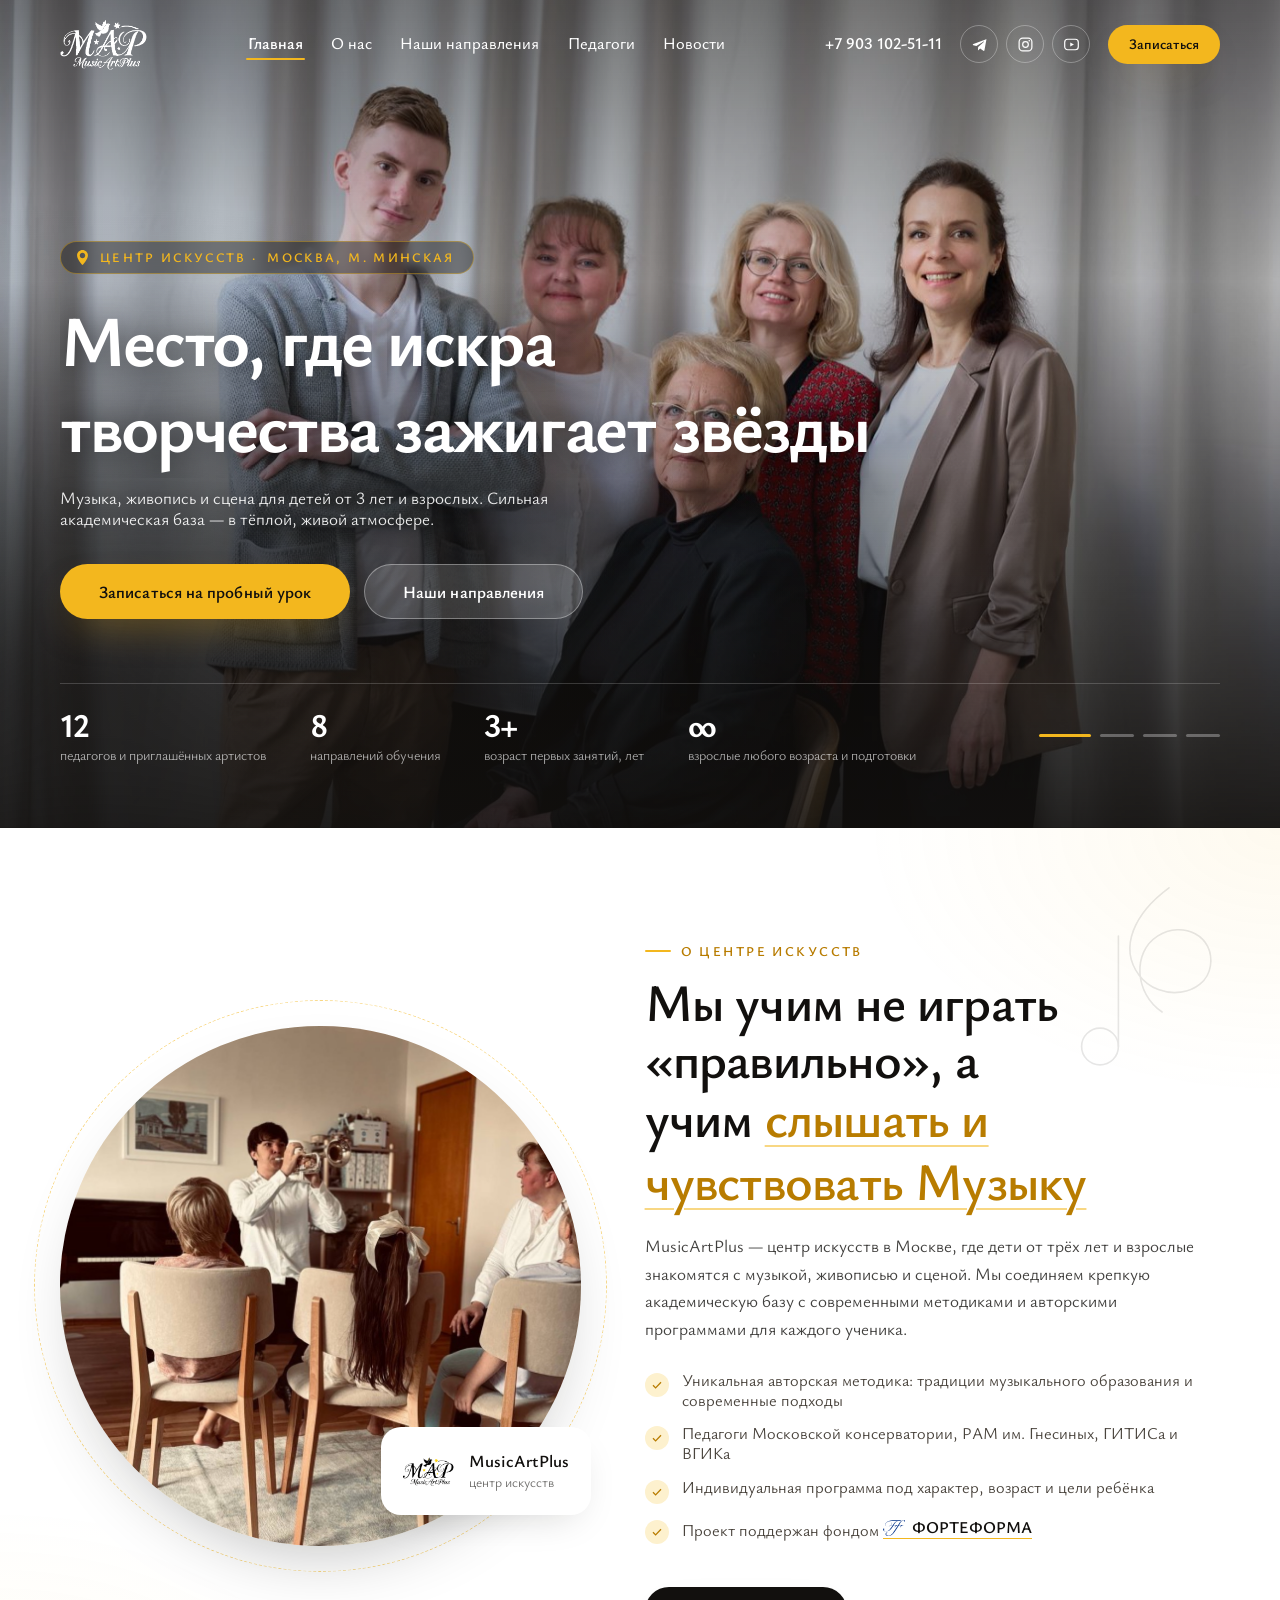
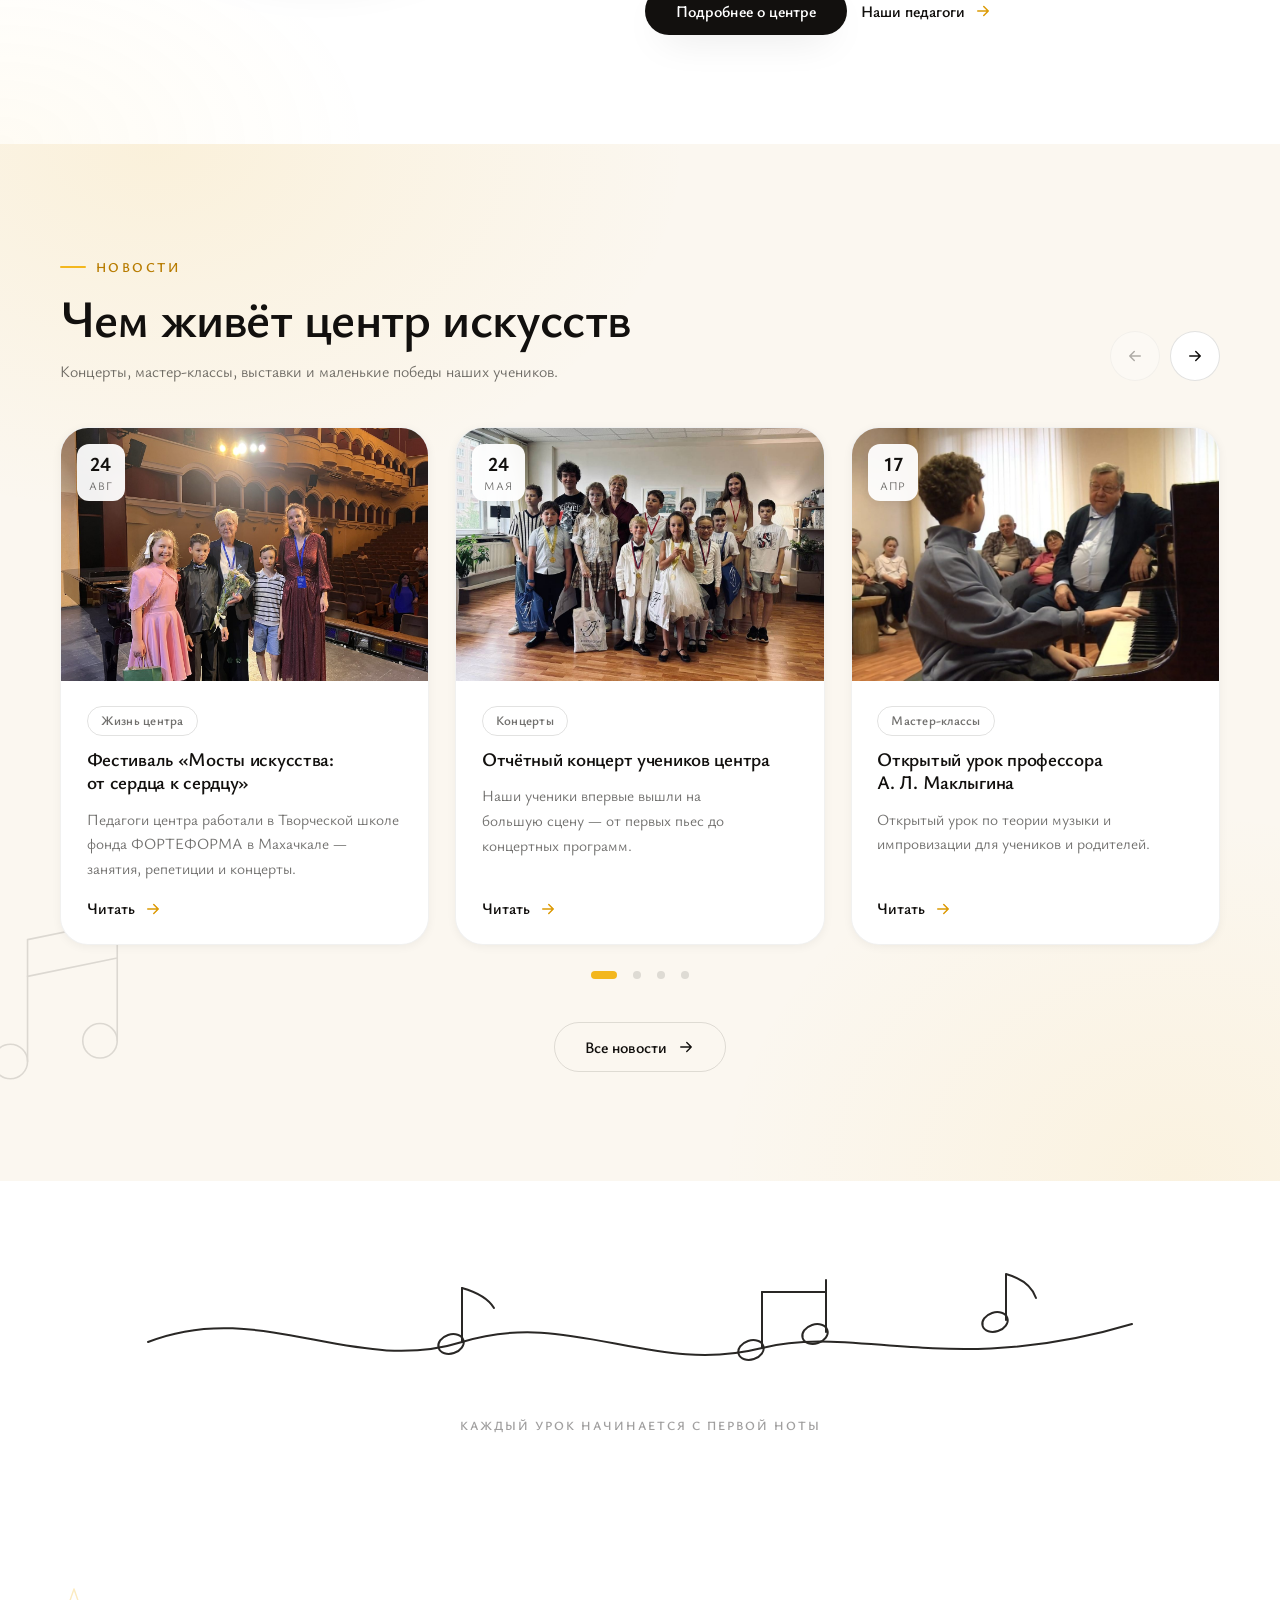
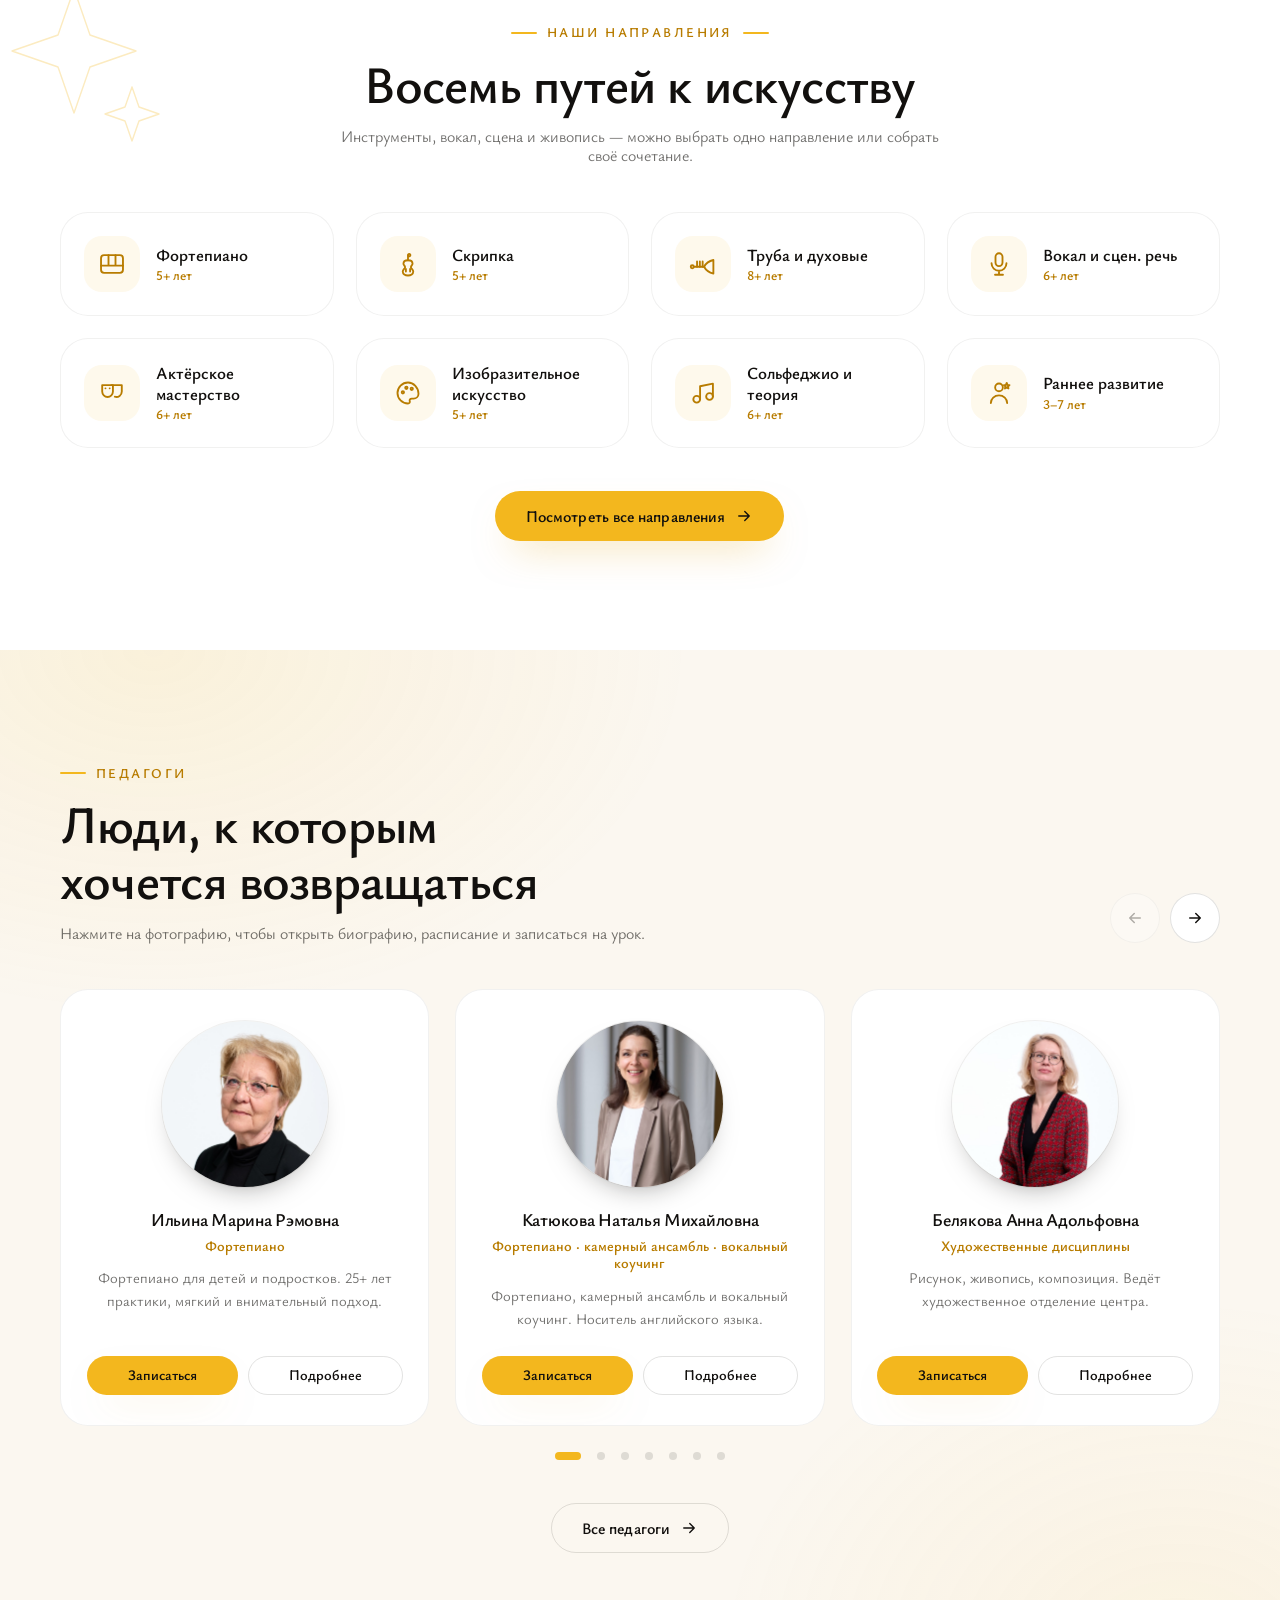
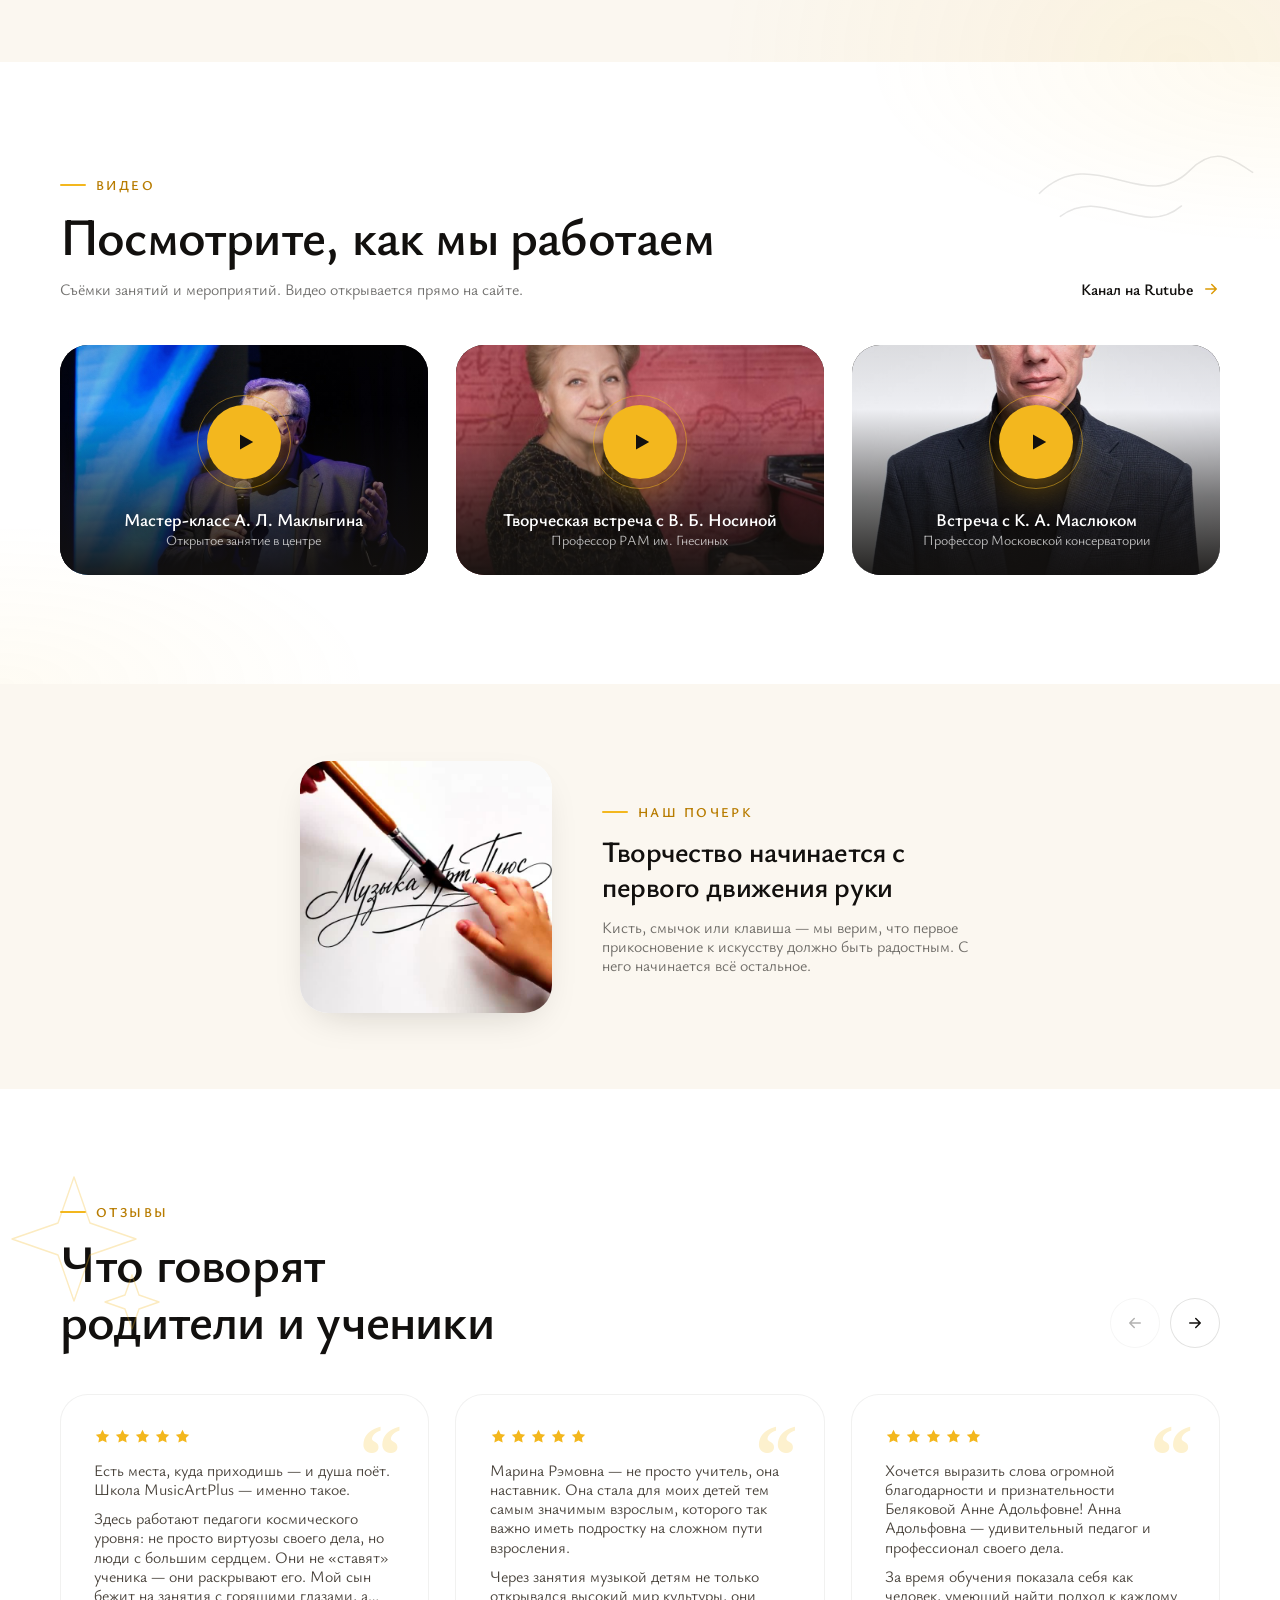
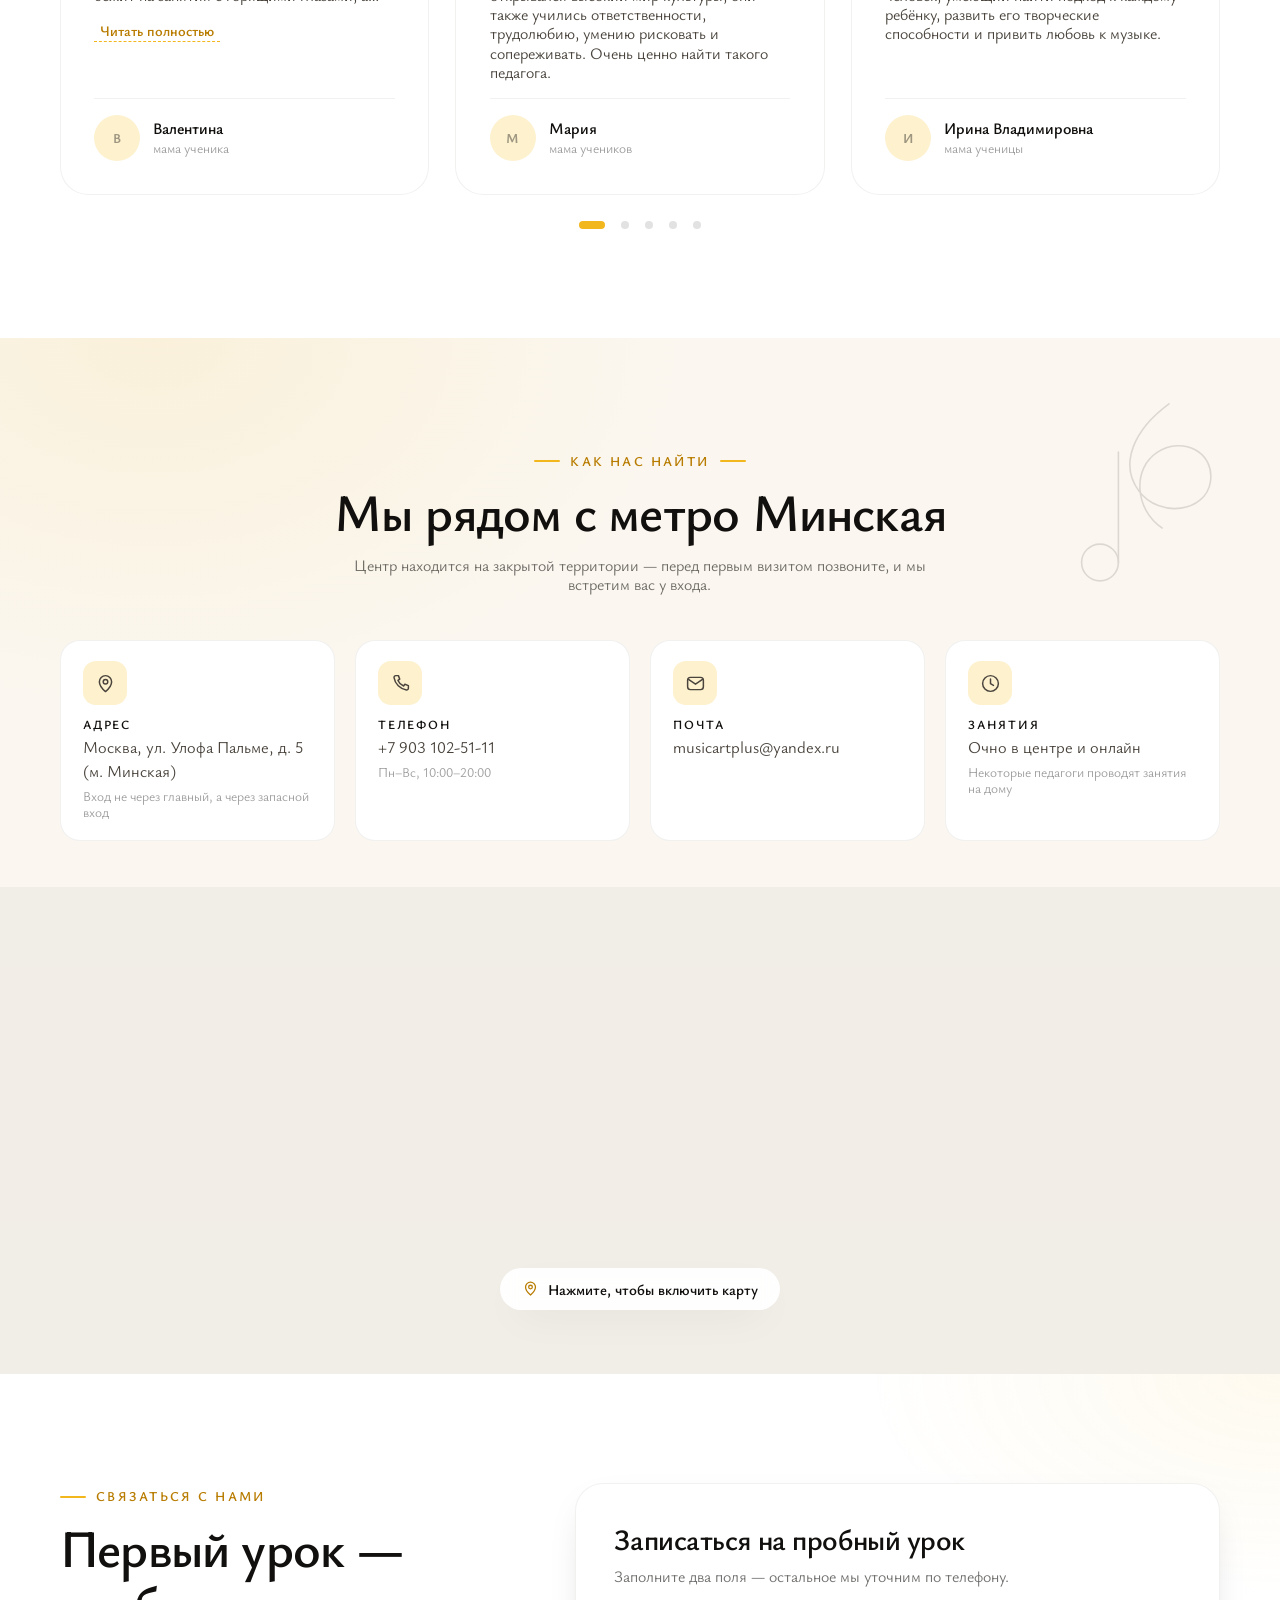
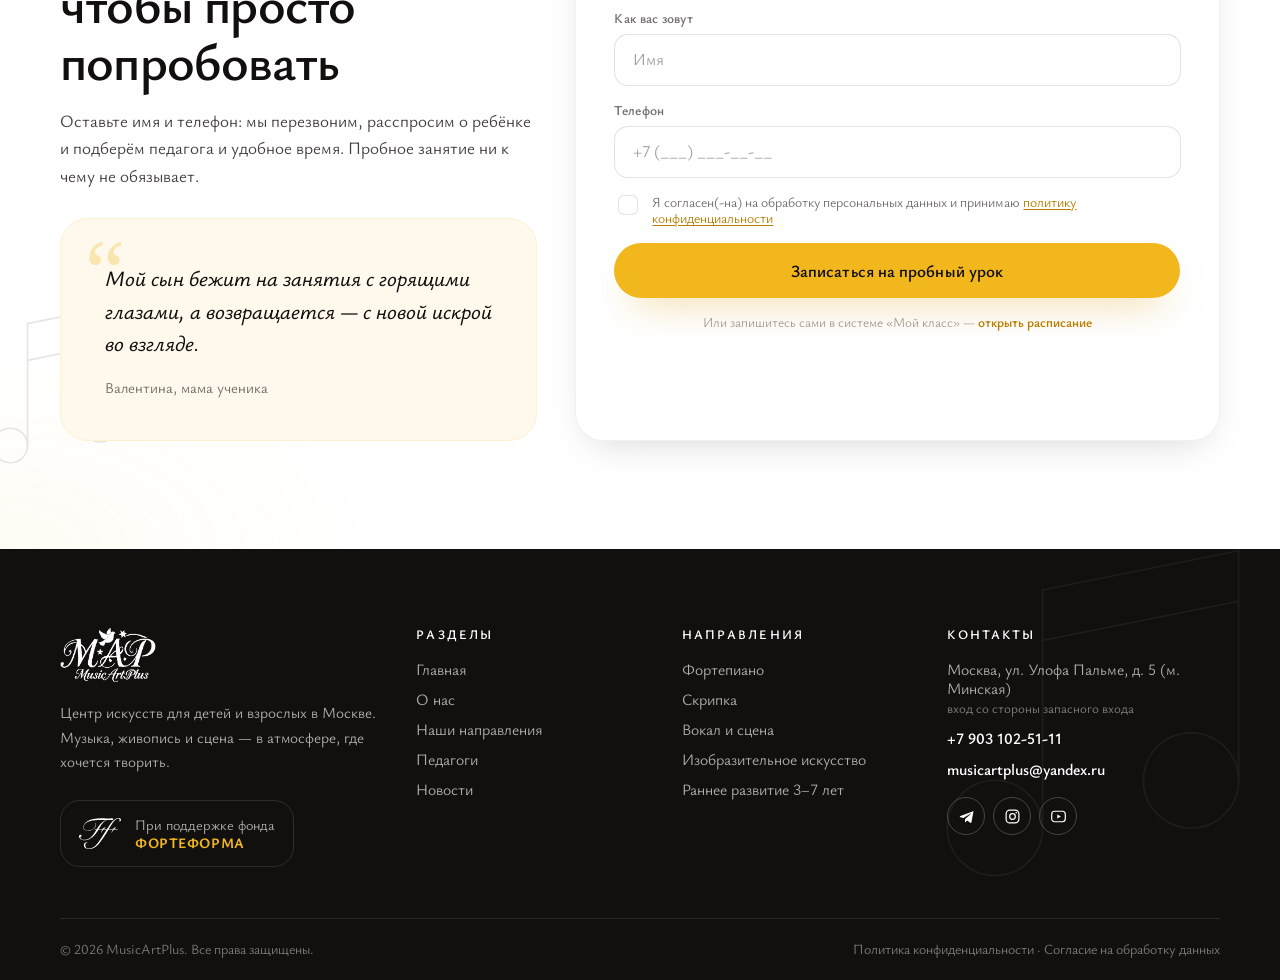
<file: index.html>
<!DOCTYPE html>
<html lang="ru" class="no-js">
<head>
<script>document.documentElement.className="js"</script>
<meta charset="utf-8">
<meta name="viewport" content="width=device-width, initial-scale=1">
<title>MusicArtPlus — центр искусств для детей в Москве | музыка, живопись, сцена</title>
<meta name="description" content="Центр искусств MusicArtPlus: фортепиано, скрипка, вокал, актёрское мастерство и живопись для детей от 3 лет. Москва, м. Минская. Запись на пробный урок.">
<meta name="theme-color" content="#F3B71E">
<link rel="icon" href="assets/img/ui/favicon.png" type="image/png">
<link rel="apple-touch-icon" href="assets/img/ui/favicon.png">
<meta property="og:type" content="website">
<meta property="og:title" content="MusicArtPlus — центр искусств для детей в Москве | музыка, живопись, сцена">
<meta property="og:description" content="Центр искусств MusicArtPlus: фортепиано, скрипка, вокал, актёрское мастерство и живопись для детей от 3 лет. Москва, м. Минская. Запись на пробный урок.">
<meta property="og:image" content="assets/img/ui/logo-color.png">
<meta property="og:locale" content="ru_RU">
<link rel="preconnect" href="https://fonts.googleapis.com">
<link rel="preconnect" href="https://fonts.gstatic.com" crossorigin>
<link href="https://fonts.googleapis.com/css2?family=Ysabeau:ital,wght@0,300..800;1,300..600&family=Ysabeau+SC:wght@500;600;700&display=swap" rel="stylesheet">
<link rel="stylesheet" href="assets/css/style.css">
<link rel="stylesheet" href="assets/vendor/swiper/swiper-bundle.min.css">
</head>
<body data-page="home" data-hero="dark">
<div class="preloader" aria-hidden="true">
  <img src="assets/img/ui/logo-color.png" alt="">
  <span class="preloader__bar"></span>
</div>

<header class="header">
  <div class="container header__inner">
    <a class="logo" href="index.html" aria-label="MusicArtPlus — на главную">
      <img class="logo__dark" src="assets/img/ui/logo-color.png" alt="MusicArtPlus — центр искусств" width="176" height="103">
      <img class="logo__light" src="assets/img/ui/logo-white.png" alt="" aria-hidden="true" width="176" height="103">
    </a>
    <nav class="nav" aria-label="Основная навигация"><a class="nav__link" data-nav="home" href="index.html">Главная</a><a class="nav__link" data-nav="about" href="about.html">О нас</a><a class="nav__link" data-nav="directions" href="directions.html">Наши направления</a><a class="nav__link" data-nav="teachers" href="teachers.html">Педагоги</a><a class="nav__link" data-nav="news" href="news.html">Новости</a></nav>
    <div class="header__side">
      <a class="header__phone" href="tel:+79031025111">+7 903 102-51-11</a>
      <div class="socials "><a href="https://t.me/MusicArtPlus" target="_blank" rel="noopener" aria-label="Telegram"><svg viewBox="0 0 24 24" fill="currentColor" aria-hidden="true"><path d="M21.9 4.3 19 20.1c-.2 1-.8 1.2-1.6.8l-4.5-3.3-2.2 2.1c-.25.25-.45.45-.92.45l.33-4.66 8.3-7.5c.36-.32-.08-.5-.56-.18l-10.26 6.46-4.42-1.38c-.96-.3-.98-.96.2-1.42l17.28-6.66c.8-.3 1.5.18 1.24 1.5z"/></svg></a><a href="https://www.instagram.com/music_art_plus" target="_blank" rel="noopener" aria-label="Instagram"><svg viewBox="0 0 24 24" fill="none" stroke="currentColor" stroke-width="1.7" aria-hidden="true"><rect x="3" y="3" width="18" height="18" rx="5.2"/><circle cx="12" cy="12" r="4"/><circle cx="17.3" cy="6.7" r="1.15" fill="currentColor" stroke="none"/></svg></a><a href="https://rutube.ru/channel/76411207" target="_blank" rel="noopener" aria-label="Rutube"><svg viewBox="0 0 24 24" fill="none" stroke="currentColor" stroke-width="1.7" aria-hidden="true"><rect x="2.4" y="4.6" width="19.2" height="14.8" rx="4.2"/><path d="M10.2 9.1 15.4 12l-5.2 2.9z" fill="currentColor" stroke="none"/></svg></a></div>
      <a class="btn btn--gold btn--sm" data-crm="true" href="#">Записаться</a>
      <button class="burger" type="button" aria-label="Открыть меню" aria-expanded="false" aria-controls="mobile-menu">
        <span></span><span></span><span></span>
      </button>
    </div>
  </div>
</header>

<div class="mobile-menu" id="mobile-menu">
  <nav class="mobile-menu__nav" aria-label="Мобильная навигация"><a data-nav="home" href="index.html">Главная<svg viewBox="0 0 24 24" fill="none" stroke="currentColor" stroke-width="2" stroke-linecap="round" stroke-linejoin="round" aria-hidden="true"><path d="M5 12h14M13 6l6 6-6 6"/></svg></a><a data-nav="about" href="about.html">О нас<svg viewBox="0 0 24 24" fill="none" stroke="currentColor" stroke-width="2" stroke-linecap="round" stroke-linejoin="round" aria-hidden="true"><path d="M5 12h14M13 6l6 6-6 6"/></svg></a><a data-nav="directions" href="directions.html">Наши направления<svg viewBox="0 0 24 24" fill="none" stroke="currentColor" stroke-width="2" stroke-linecap="round" stroke-linejoin="round" aria-hidden="true"><path d="M5 12h14M13 6l6 6-6 6"/></svg></a><a data-nav="teachers" href="teachers.html">Педагоги<svg viewBox="0 0 24 24" fill="none" stroke="currentColor" stroke-width="2" stroke-linecap="round" stroke-linejoin="round" aria-hidden="true"><path d="M5 12h14M13 6l6 6-6 6"/></svg></a><a data-nav="news" href="news.html">Новости<svg viewBox="0 0 24 24" fill="none" stroke="currentColor" stroke-width="2" stroke-linecap="round" stroke-linejoin="round" aria-hidden="true"><path d="M5 12h14M13 6l6 6-6 6"/></svg></a></nav>
  <div class="mobile-menu__foot">
    <a class="btn btn--gold btn--block" data-crm="true" href="#">Записаться на пробный урок</a>
    <a class="header__phone" href="tel:+79031025111" style="font-size:22px;display:block">+7 903 102-51-11</a>
    <p class="muted" style="font-size:15px">Москва, ул. Улофа Пальме, д. 5 (м. Минская)</p>
    <div class="socials "><a href="https://t.me/MusicArtPlus" target="_blank" rel="noopener" aria-label="Telegram"><svg viewBox="0 0 24 24" fill="currentColor" aria-hidden="true"><path d="M21.9 4.3 19 20.1c-.2 1-.8 1.2-1.6.8l-4.5-3.3-2.2 2.1c-.25.25-.45.45-.92.45l.33-4.66 8.3-7.5c.36-.32-.08-.5-.56-.18l-10.26 6.46-4.42-1.38c-.96-.3-.98-.96.2-1.42l17.28-6.66c.8-.3 1.5.18 1.24 1.5z"/></svg></a><a href="https://www.instagram.com/music_art_plus" target="_blank" rel="noopener" aria-label="Instagram"><svg viewBox="0 0 24 24" fill="none" stroke="currentColor" stroke-width="1.7" aria-hidden="true"><rect x="3" y="3" width="18" height="18" rx="5.2"/><circle cx="12" cy="12" r="4"/><circle cx="17.3" cy="6.7" r="1.15" fill="currentColor" stroke="none"/></svg></a><a href="https://rutube.ru/channel/76411207" target="_blank" rel="noopener" aria-label="Rutube"><svg viewBox="0 0 24 24" fill="none" stroke="currentColor" stroke-width="1.7" aria-hidden="true"><rect x="2.4" y="4.6" width="19.2" height="14.8" rx="4.2"/><path d="M10.2 9.1 15.4 12l-5.2 2.9z" fill="currentColor" stroke="none"/></svg></a></div>
  </div>
</div>
<main>
<section class="hero">
  <div class="hero__media"><div class="hero__slide is-active"><img src="assets/img/gallery/g20.jpg" alt="Педагоги центра MusicArtPlus" fetchpriority="high" width="1400" height="900"></div><div class="hero__slide"><img src="assets/img/gallery/g11.jpg" alt="Занятие по скрипке с ребёнком" loading="lazy" width="1400" height="900"></div><div class="hero__slide"><img src="assets/img/gallery/g23.jpg" alt="Занятие в концертном зале центра" loading="lazy" width="1400" height="900"></div><div class="hero__slide"><img src="assets/img/gallery/g15.jpg" alt="Открытый урок по духовым инструментам" loading="lazy" width="1400" height="900"></div></div>
  <div class="container hero__inner">
    <div class="hero__content">
      <span class="hero__eyebrow"><svg viewBox="0 0 512 512" aria-hidden="true"><path d="M256 0C153.755 0 70.573 83.182 70.573 185.426c0 126.888 165.939 313.167 173.004 321.035 6.636 7.391 18.222 7.378 24.846 0 7.065-7.868 173.004-194.147 173.004-321.035C441.425 83.182 358.244 0 256 0m0 278.719c-51.442 0-93.292-41.851-93.292-93.293S204.559 92.134 256 92.134s93.291 41.851 93.291 93.293-41.85 93.292-93.291 93.292"/></svg><span class="he-wide">Центр искусств · </span>Москва, м.&nbsp;Минская</span>
      <h1 class="hero__title" data-reveal-title>Место, где искра творчества зажигает звёзды</h1>
      <p class="hero__sub">Музыка, живопись и сцена для детей от 3 лет и взрослых. Сильная академическая база — в тёплой, живой атмосфере.</p>
      <div class="hero__actions">
        <a class="btn btn--gold btn--lg" data-crm="true" href="#">Записаться на пробный урок</a>
        <a class="btn btn--light btn--lg" href="#directions">Наши направления</a>
      </div>
    </div>
    <div class="hero__bottom">
      <div class="hero__facts"><div class="hero-fact"><div class="hero-fact__num">12</div><div class="hero-fact__label">педагогов и приглашённых артистов</div></div><div class="hero-fact"><div class="hero-fact__num">8</div><div class="hero-fact__label">направлений обучения</div></div><div class="hero-fact"><div class="hero-fact__num">3+</div><div class="hero-fact__label">возраст первых занятий, лет</div></div><div class="hero-fact"><div class="hero-fact__num">∞</div><div class="hero-fact__label">взрослые любого возраста и подготовки</div></div></div>
      <div class="hero__dots" role="tablist" aria-label="Слайды"></div>
    </div>
  </div>
</section>

<!-- ===== Блок 2. О нас ===== -->
<section class="section" id="about">
  <span class="deco deco--tr draw" aria-hidden="true">
    <svg viewBox="0 0 200 200"><path d="M120 12c-30 22-44 52-26 76 18 24 58 18 62-8 4-26-24-40-46-26-22 14-20 50 4 66"/><circle cx="60" cy="150" r="16"/><path d="M76 150V54"/></svg>
  </span>
  <div class="container">
    <div class="about-split">
      <div class="about-visual reveal reveal--left">
        <span class="about-visual__ringbox" aria-hidden="true"><span class="about-visual__ring"></span></span>
        <div class="about-visual__circle">
          <img src="assets/img/gallery/g15.jpg" alt="Занятие в центре искусств MusicArtPlus" loading="lazy" width="700" height="700">
        </div>
        <div class="about-visual__badge">
          <img src="assets/img/ui/logo-color.png" alt="">
          <div><b>MusicArtPlus</b><span>центр искусств</span></div>
        </div>
      </div>
      <div class="reveal reveal--right">
        <span class="eyebrow">О центре искусств</span>
        <h2 class="h2">Мы учим не играть «правильно», а учим <span class="accent">слышать и чувствовать Музыку</span></h2>
        <p class="lead" style="margin-top:20px">MusicArtPlus — центр искусств в Москве, где дети от трёх лет и взрослые знакомятся с музыкой, живописью и сценой. Мы соединяем крепкую академическую базу с современными методиками и авторскими программами для каждого ученика.</p>
        <ul class="about-list">
          <li><span class="tick"><svg viewBox="0 0 24 24" aria-hidden="true"><path d="M4 12.6l5.2 5.2L20 6.6"/></svg></span><span>Уникальная авторская методика: традиции музыкального образования и современные подходы</span></li>
          <li><span class="tick"><svg viewBox="0 0 24 24" aria-hidden="true"><path d="M4 12.6l5.2 5.2L20 6.6"/></svg></span><span>Педагоги Московской консерватории, РАМ им. Гнесиных, ГИТИСа и ВГИКа</span></li>
          <li><span class="tick"><svg viewBox="0 0 24 24" aria-hidden="true"><path d="M4 12.6l5.2 5.2L20 6.6"/></svg></span><span>Индивидуальная программа под характер, возраст и цели ребёнка</span></li>
          <li><span class="tick"><svg viewBox="0 0 24 24" aria-hidden="true"><path d="M4 12.6l5.2 5.2L20 6.6"/></svg></span><span>Проект поддержан фондом
            <a class="ff-inline" href="https://forteforma.ru/" target="_blank" rel="noopener"><img src="assets/img/ui/forteforma.svg" alt="" width="45" height="34">ФОРТЕФОРМА</a></span></li>
        </ul>
        <div class="flex-center mt-l" style="justify-content:flex-start">
          <a class="btn btn--dark" href="about.html">Подробнее о центре</a>
          <a class="link-arrow" href="teachers.html">Наши педагоги<svg viewBox="0 0 24 24" fill="none" stroke="currentColor" stroke-width="2" stroke-linecap="round" stroke-linejoin="round" aria-hidden="true"><path d="M5 12h14M13 6l6 6-6 6"/></svg></a>
        </div>
      </div>
    </div>
  </div>
</section>

<!-- ===== Блок 3. Новости ===== -->
<section class="section section--cream" id="news">
  <span class="deco deco--bl draw" aria-hidden="true"><svg viewBox="0 0 200 200"><circle cx="42" cy="150" r="15"/><circle cx="120" cy="132" r="15"/><path d="M57 150V44l78-16v104"/><path d="M57 76l78-16"/></svg></span>
  <div class="container">
    <div class="sec-head">
      <div class="sec-head__text">
        <span class="eyebrow">Новости</span>
        <h2 class="h2">Чем живёт центр искусств</h2>
        <p class="sec-head__desc">Концерты, мастер-классы, выставки и маленькие победы наших учеников.</p>
      </div>
      <div class="slider__nav" data-swiper-nav="news"><button class="c-arrow" type="button" data-c-prev aria-label="Назад"><svg viewBox="0 0 24 24" fill="none" stroke="currentColor" stroke-width="2" stroke-linecap="round" stroke-linejoin="round" aria-hidden="true"><path d="M19 12H5M11 18l-6-6 6-6"/></svg></button><button class="c-arrow" type="button" data-c-next aria-label="Вперёд"><svg viewBox="0 0 24 24" fill="none" stroke="currentColor" stroke-width="2" stroke-linecap="round" stroke-linejoin="round" aria-hidden="true"><path d="M5 12h14M13 6l6 6-6 6"/></svg></button></div>
    </div>
    <div class="slider" data-swiper="news" data-swiper-preset="cards"><div class="swiper"><div class="swiper-wrapper"><div class="swiper-slide"><a class="card" data-delay="0" data-news-item data-tag="Жизнь центра" href="news-camp.html"><div class="card__media"><div class="card__date"><b>24</b><span>авг</span></div><img src="assets/img/gallery/g24.jpg" alt="Фестиваль «Мосты искусства: от сердца к сердцу»" loading="lazy" width="640" height="440"></div><div class="card__body"><span class="chip chip--outline">Жизнь центра</span><h3 class="card__title">Фестиваль «Мосты искусства: от сердца к сердцу»</h3><p class="card__text">Педагоги центра работали в Творческой школе фонда ФОРТЕФОРМА в Махачкале — занятия, репетиции и концерты.</p><div class="card__foot"><span class="link-arrow">Читать<svg viewBox="0 0 24 24" fill="none" stroke="currentColor" stroke-width="2" stroke-linecap="round" stroke-linejoin="round" aria-hidden="true"><path d="M5 12h14M13 6l6 6-6 6"/></svg></span></div></div></a></div><div class="swiper-slide"><a class="card" data-delay="0" data-news-item data-tag="Концерты" href="news-concert.html"><div class="card__media"><div class="card__date"><b>24</b><span>мая</span></div><img src="assets/img/gallery/g21.jpg" alt="Отчётный концерт учеников центра" loading="lazy" width="640" height="440"></div><div class="card__body"><span class="chip chip--outline">Концерты</span><h3 class="card__title">Отчётный концерт учеников центра</h3><p class="card__text">Наши ученики впервые вышли на большую сцену — от первых пьес до концертных программ.</p><div class="card__foot"><span class="link-arrow">Читать<svg viewBox="0 0 24 24" fill="none" stroke="currentColor" stroke-width="2" stroke-linecap="round" stroke-linejoin="round" aria-hidden="true"><path d="M5 12h14M13 6l6 6-6 6"/></svg></span></div></div></a></div><div class="swiper-slide"><a class="card" data-delay="0" data-news-item data-tag="Мастер-классы" href="news-master.html"><div class="card__media"><div class="card__date"><b>17</b><span>апр</span></div><img src="assets/img/gallery/g26.jpg" alt="Открытый урок профессора А. Л. Маклыгина" loading="lazy" width="640" height="440"></div><div class="card__body"><span class="chip chip--outline">Мастер-классы</span><h3 class="card__title">Открытый урок профессора А. Л. Маклыгина</h3><p class="card__text">Открытый урок по теории музыки и импровизации для учеников и родителей.</p><div class="card__foot"><span class="link-arrow">Читать<svg viewBox="0 0 24 24" fill="none" stroke="currentColor" stroke-width="2" stroke-linecap="round" stroke-linejoin="round" aria-hidden="true"><path d="M5 12h14M13 6l6 6-6 6"/></svg></span></div></div></a></div><div class="swiper-slide"><a class="card" data-delay="0" data-news-item data-tag="Жизнь центра" href="news-open.html"><div class="card__media"><div class="card__date"><b>06</b><span>апр</span></div><img src="assets/img/gallery/g27.jpg" alt="Открытый урок раннего музыкального развития" loading="lazy" width="640" height="440"></div><div class="card__body"><span class="chip chip--outline">Жизнь центра</span><h3 class="card__title">Открытый урок раннего музыкального развития</h3><p class="card__text">Показали родителям, как проходит занятие с малышами 3–7 лет: игры, ритмика, первые ноты.</p><div class="card__foot"><span class="link-arrow">Читать<svg viewBox="0 0 24 24" fill="none" stroke="currentColor" stroke-width="2" stroke-linecap="round" stroke-linejoin="round" aria-hidden="true"><path d="M5 12h14M13 6l6 6-6 6"/></svg></span></div></div></a></div><div class="swiper-slide"><a class="card" data-delay="0" data-news-item data-tag="Достижения" href="news-winners.html"><div class="card__media"><div class="card__date"><b>22</b><span>мар</span></div><img src="assets/img/gallery/g03.jpg" alt="Наши ученики — лауреаты международного конкурса" loading="lazy" width="640" height="440"></div><div class="card__body"><span class="chip chip--outline">Достижения</span><h3 class="card__title">Наши ученики — лауреаты международного конкурса</h3><p class="card__text">Поздравляем ребят и педагогов с блестящим выступлением и заслуженными наградами.</p><div class="card__foot"><span class="link-arrow">Читать<svg viewBox="0 0 24 24" fill="none" stroke="currentColor" stroke-width="2" stroke-linecap="round" stroke-linejoin="round" aria-hidden="true"><path d="M5 12h14M13 6l6 6-6 6"/></svg></span></div></div></a></div><div class="swiper-slide"><a class="card" data-delay="0" data-news-item data-tag="Жизнь центра" href="news-art.html"><div class="card__media"><div class="card__date"><b>14</b><span>фев</span></div><img src="assets/img/gallery/g28.jpg" alt="Художественное отделение: открыт набор" loading="lazy" width="640" height="440"></div><div class="card__body"><span class="chip chip--outline">Жизнь центра</span><h3 class="card__title">Художественное отделение: открыт набор</h3><p class="card__text">Рисунок, живопись и композиция для детей от 5 лет под руководством А. А. Беляковой.</p><div class="card__foot"><span class="link-arrow">Читать<svg viewBox="0 0 24 24" fill="none" stroke="currentColor" stroke-width="2" stroke-linecap="round" stroke-linejoin="round" aria-hidden="true"><path d="M5 12h14M13 6l6 6-6 6"/></svg></span></div></div></a></div></div></div><div class="swiper-pagination"></div></div>
    <div class="flex-center mt-l"><a class="btn btn--ghost" href="news.html">Все новости<svg class="btn__ico" viewBox="0 0 24 24" fill="none" stroke="currentColor" stroke-width="2" stroke-linecap="round" stroke-linejoin="round" aria-hidden="true"><path d="M5 12h14M13 6l6 6-6 6"/></svg></a></div>
  </div>
</section>


<div class="interlude">
  <div class="interlude__line draw draw--slow" aria-hidden="true">
    <svg viewBox="0 0 1000 140" preserveAspectRatio="xMidYMid meet">
      <path d="M8 84C120 40 214 118 322 84c108-34 190 34 300 6 92-24 190 30 370-24"/>
      <path d="M322 84V30"/>
      <ellipse cx="311" cy="86" rx="13" ry="9.5" transform="rotate(-18 311 86)"/>
      <path d="M322 30c14 4 26 10 32 20"/>
      <path d="M622 90V34"/>
      <ellipse cx="611" cy="92" rx="13" ry="9.5" transform="rotate(-18 611 92)"/>
      <path d="M686 74V22"/>
      <ellipse cx="675" cy="76" rx="13" ry="9.5" transform="rotate(-18 675 76)"/>
      <path d="M622 34h64"/>
      <path d="M866 62V16c14 4 26 12 30 24"/>
      <ellipse cx="855" cy="64" rx="13" ry="9.5" transform="rotate(-18 855 64)"/>
    </svg>
  </div>
  <p class="interlude__caption">каждый урок начинается с первой ноты</p>
</div>


<!-- ===== Блок 4. Наши направления ===== -->
<section class="section" id="directions">
  <span class="deco deco--tl deco--gold draw" aria-hidden="true"><svg viewBox="0 0 200 200"><path d="M100 20l16 46 46 16-46 16-16 46-16-46-46-16 46-16z"/><path d="M158 118l7 20 20 7-20 7-7 20-7-20-20-7 20-7z"/></svg></span>
  <div class="container">
    <div class="sec-head sec-head--center">
      <div class="sec-head__text">
        <span class="eyebrow">Наши направления</span>
        <h2 class="h2">Восемь путей к искусству</h2>
        <p class="sec-head__desc">Инструменты, вокал, сцена и живопись — можно выбрать одно направление или собрать своё сочетание.</p>
      </div>
    </div>
    <div class="dir-mini-grid"><a class="dir-mini reveal" data-delay="0" href="directions.html"><span class="dir-mini__ico"><svg viewBox="0 0 24 24"><rect x="2.6" y="4.4" width="18.8" height="15.2" rx="2.6"/><path d="M9 4.4v9M15 4.4v9M2.6 13.4h18.8"/></svg></span><span class="dir-mini__body"><b>Фортепиано</b><span>5+ лет</span></span></a><a class="dir-mini reveal" data-delay="1" href="directions.html"><span class="dir-mini__ico"><svg viewBox="0 0 24 24"><path d="M12 8.8c-2.6 0-3.9 1.3-3.9 2.9 0 1.2 1.4 1.8 1.4 3 0 1.2-2 1.9-2 3.8 0 2 2 3.4 4.5 3.4s4.5-1.4 4.5-3.4c0-1.9-2-2.6-2-3.8 0-1.2 1.4-1.8 1.4-3 0-1.6-1.3-2.9-3.9-2.9z"/><path d="M12 8.8V4.4"/><path d="M12 4.4c0-1.2 1.7-1.5 2-.3.3 1.1-1 1.7-1.7 1.1"/><path d="M10.2 16.3v2.2M13.8 16.3v2.2"/></svg></span><span class="dir-mini__body"><b>Скрипка</b><span>5+ лет</span></span></a><a class="dir-mini reveal" data-delay="2" href="directions.html"><span class="dir-mini__ico"><svg viewBox="0 0 24 24"><circle cx="2.8" cy="14.4" r="1.3"/><path d="M4.1 14.4h8.8"/><path d="M12.9 14.4c1.7-3.1 4.4-5 8-5.8v11.6c-3.6-.8-6.3-2.7-8-5.8z"/><path d="M6.9 14.4V9.8M9.3 14.4V9.8M11.7 14.4V9.8"/></svg></span><span class="dir-mini__body"><b>Труба и духовые</b><span>8+ лет</span></span></a><a class="dir-mini reveal" data-delay="3" href="directions.html"><span class="dir-mini__ico"><svg viewBox="0 0 24 24"><rect x="9" y="2.8" width="6" height="11" rx="3"/><path d="M5.6 11.4a6.4 6.4 0 0012.8 0M12 17.8v3.4M8.6 21.2h6.8"/></svg></span><span class="dir-mini__body"><b>Вокал и сцен. речь</b><span>6+ лет</span></span></a><a class="dir-mini reveal" data-delay="0" href="directions.html"><span class="dir-mini__ico"><svg viewBox="0 0 24 24"><path d="M3.6 5.2h9.2v5.6a4.6 4.6 0 01-9.2 0z"/><path d="M11.4 5.2h9v5.6a4.6 4.6 0 01-6 4.4"/><path d="M6.4 8h.01M10 8h.01"/></svg></span><span class="dir-mini__body"><b>Актёрское мастерство</b><span>6+ лет</span></span></a><a class="dir-mini reveal" data-delay="1" href="directions.html"><span class="dir-mini__ico"><svg viewBox="0 0 24 24"><path d="M12 3a9 9 0 100 18c1.2 0 1.9-1 1.5-2-.4-1.2.4-2.2 1.7-2.2h1.6a4.2 4.2 0 004.2-4.2C21 7.3 16.8 3 12 3z"/><circle cx="7.6" cy="11.4" r="1"/><circle cx="10.6" cy="7.6" r="1"/><circle cx="15.2" cy="8.4" r="1"/></svg></span><span class="dir-mini__body"><b>Изобразительное искусство</b><span>5+ лет</span></span></a><a class="dir-mini reveal" data-delay="2" href="directions.html"><span class="dir-mini__ico"><svg viewBox="0 0 24 24"><circle cx="6.6" cy="17.4" r="2.9"/><circle cx="17.6" cy="15" r="2.9"/><path d="M9.5 17.4V6.2l11-2.2V15"/></svg></span><span class="dir-mini__body"><b>Сольфеджио и теория</b><span>6+ лет</span></span></a><a class="dir-mini reveal" data-delay="3" href="directions.html"><span class="dir-mini__ico"><svg viewBox="0 0 24 24"><circle cx="12" cy="7.2" r="3.3"/><path d="M5 20.6c0-3.7 3.1-6.6 7-6.6s7 2.9 7 6.6"/><path d="M18.6 3.4l.7 1.6 1.7.2-1.3 1.2.4 1.7-1.5-.9-1.5.9.4-1.7-1.3-1.2 1.7-.2z"/></svg></span><span class="dir-mini__body"><b>Раннее развитие</b><span>3–7 лет</span></span></a></div>
    <div class="flex-center mt-l"><a class="btn btn--gold" href="directions.html">Посмотреть все направления<svg class="btn__ico" viewBox="0 0 24 24" fill="none" stroke="currentColor" stroke-width="2" stroke-linecap="round" stroke-linejoin="round" aria-hidden="true"><path d="M5 12h14M13 6l6 6-6 6"/></svg></a></div>
  </div>
</section>

<!-- ===== Блок 5. Педагоги ===== -->
<section class="section section--cream" id="teachers">
  <div class="container">
    <div class="sec-head">
      <div class="sec-head__text">
        <span class="eyebrow">Педагоги</span>
        <h2 class="h2">Люди, к которым хочется возвращаться</h2>
        <p class="sec-head__desc">Нажмите на фотографию, чтобы открыть биографию, расписание и записаться на урок.</p>
      </div>
      <div class="slider__nav" data-swiper-nav="teachers-home"><button class="c-arrow" type="button" data-c-prev aria-label="Назад"><svg viewBox="0 0 24 24" fill="none" stroke="currentColor" stroke-width="2" stroke-linecap="round" stroke-linejoin="round" aria-hidden="true"><path d="M19 12H5M11 18l-6-6 6-6"/></svg></button><button class="c-arrow" type="button" data-c-next aria-label="Вперёд"><svg viewBox="0 0 24 24" fill="none" stroke="currentColor" stroke-width="2" stroke-linecap="round" stroke-linejoin="round" aria-hidden="true"><path d="M5 12h14M13 6l6 6-6 6"/></svg></button></div>
    </div>
    <div class="slider" data-swiper="teachers-home" data-swiper-preset="cards"><div class="swiper"><div class="swiper-wrapper"><div class="swiper-slide"><article class="teacher" data-delay="0" data-teacher="ilyina" data-name="Ильина Марина Рэмовна" data-role="Преподаватель высшей квалификационной категории" data-subject="Фортепиано" data-photo="assets/img/teachers/ilyina.jpg" data-bio="Преподаватель высшей квалификационной категории, работает с детьми от 5 лет. Ведёт учеников от первых нот до поступления в профильные учебные заведения." data-facts='["Преподаватель высшей квалификационной категории", "ДМШ им. П. И. Юргенсона", "Специалист по детскому обучению", "Более 25 лет педагогического опыта"]' data-schedule='[{"day": "Пн", "time": "15:00 – 20:00"}, {"day": "Вт", "time": ""}, {"day": "Ср", "time": "15:00 – 20:00"}, {"day": "Чт", "time": ""}, {"day": "Пт", "time": "14:00 – 19:00"}, {"day": "Сб", "time": "11:00 – 15:00"}, {"day": "Вс", "time": ""}]'><button class="teacher__ava" type="button" data-teacher-open aria-label="Подробнее: Ильина Марина Рэмовна"><img src="assets/img/teachers/ilyina.jpg" alt="Ильина Марина Рэмовна" loading="lazy" width="330" height="330"></button><h3 class="teacher__name">Ильина Марина Рэмовна</h3><div class="teacher__role">Фортепиано</div><p class="teacher__desc">Фортепиано для детей и подростков. 25+ лет практики, мягкий и внимательный подход.</p><div class="teacher__actions"><a class="btn btn--gold btn--sm" data-crm="ilyina" href="#">Записаться</a><button class="btn btn--ghost btn--sm" type="button" data-teacher-open>Подробнее</button></div></article></div><div class="swiper-slide"><article class="teacher" data-delay="0" data-teacher="katyukova" data-name="Катюкова Наталья Михайловна" data-role="Профессор Высшей школы Джульярд (КНР)" data-subject="Фортепиано · камерный ансамбль · вокальный коучинг" data-photo="assets/img/teachers/katyukova.jpg" data-bio="Профессор, приглашённый коуч молодёжной оперной программы Большого театра. Занятия проходят в очно-заочном формате, в том числе на английском языке." data-facts='["Профессор Высшей школы Джульярд (КНР)", "Приглашённый коуч молодёжной оперной программы ГАБТ", "Носитель английского языка", "Формат обучения: очно-заочный"]' data-schedule='[{"day": "Пн", "time": ""}, {"day": "Вт", "time": "16:00 – 20:00"}, {"day": "Ср", "time": ""}, {"day": "Чт", "time": "16:00 – 20:00"}, {"day": "Пт", "time": ""}, {"day": "Сб", "time": "12:00 – 17:00"}, {"day": "Вс", "time": ""}]'><button class="teacher__ava" type="button" data-teacher-open aria-label="Подробнее: Катюкова Наталья Михайловна"><img src="assets/img/teachers/katyukova.jpg" alt="Катюкова Наталья Михайловна" loading="lazy" width="330" height="330"></button><h3 class="teacher__name">Катюкова Наталья Михайловна</h3><div class="teacher__role">Фортепиано · камерный ансамбль · вокальный коучинг</div><p class="teacher__desc">Фортепиано, камерный ансамбль и вокальный коучинг. Носитель английского языка.</p><div class="teacher__actions"><a class="btn btn--gold btn--sm" data-crm="katyukova" href="#">Записаться</a><button class="btn btn--ghost btn--sm" type="button" data-teacher-open>Подробнее</button></div></article></div><div class="swiper-slide"><article class="teacher" data-delay="0" data-teacher="belyakova" data-name="Белякова Анна Адольфовна" data-role="Преподаватель и методист художественного отделения" data-subject="Художественные дисциплины" data-photo="assets/img/teachers/belyakova.jpg" data-bio="Преподаватель и методист художественного отделения. Отмечена высокими государственными и профессиональными наградами." data-facts='["Высокие государственные и профессиональные награды", "Почётные грамоты Министерства культуры РФ", "Грамоты Московской городской Думы", "Методист художественного отделения"]' data-schedule='[{"day": "Пн", "time": "12:00 – 18:00"}, {"day": "Вт", "time": "12:00 – 18:00"}, {"day": "Ср", "time": ""}, {"day": "Чт", "time": "14:00 – 19:00"}, {"day": "Пт", "time": ""}, {"day": "Сб", "time": "10:00 – 14:00"}, {"day": "Вс", "time": ""}]'><button class="teacher__ava" type="button" data-teacher-open aria-label="Подробнее: Белякова Анна Адольфовна"><img src="assets/img/teachers/belyakova.jpg" alt="Белякова Анна Адольфовна" loading="lazy" width="330" height="330"></button><h3 class="teacher__name">Белякова Анна Адольфовна</h3><div class="teacher__role">Художественные дисциплины</div><p class="teacher__desc">Рисунок, живопись, композиция. Ведёт художественное отделение центра.</p><div class="teacher__actions"><a class="btn btn--gold btn--sm" data-crm="belyakova" href="#">Записаться</a><button class="btn btn--ghost btn--sm" type="button" data-teacher-open>Подробнее</button></div></article></div><div class="swiper-slide"><article class="teacher" data-delay="0" data-teacher="speranskaya" data-name="Сперанская Светлана" data-role="Актриса театра и кино, педагог по вокалу" data-subject="Вокал · сценическая речь · актёрское мастерство" data-photo="assets/img/teachers/speranskaya.jpg" data-bio="Актриса театра и кино, певица, художественный руководитель и дирижёр хора «Force Мажор»." data-facts='["Актриса театра и кино", "Педагог по вокалу, сценической речи и актёрскому мастерству", "Художественный руководитель и дирижёр хора «Force Мажор»", "Преподаватель ГИТИСа и ВГИКа"]' data-schedule='[{"day": "Пн", "time": ""}, {"day": "Вт", "time": ""}, {"day": "Ср", "time": "15:00 – 20:00"}, {"day": "Чт", "time": ""}, {"day": "Пт", "time": "15:00 – 20:00"}, {"day": "Сб", "time": ""}, {"day": "Вс", "time": "11:00 – 16:00"}]'><button class="teacher__ava" type="button" data-teacher-open aria-label="Подробнее: Сперанская Светлана"><img src="assets/img/teachers/speranskaya.jpg" alt="Сперанская Светлана" loading="lazy" width="330" height="330"></button><h3 class="teacher__name">Сперанская Светлана</h3><div class="teacher__role">Вокал · сценическая речь · актёрское мастерство</div><p class="teacher__desc">Вокал, сценическая речь и актёрское мастерство. Преподаватель ГИТИСа и ВГИКа.</p><div class="teacher__actions"><a class="btn btn--gold btn--sm" data-crm="speranskaya" href="#">Записаться</a><button class="btn btn--ghost btn--sm" type="button" data-teacher-open>Подробнее</button></div></article></div><div class="swiper-slide"><article class="teacher" data-delay="0" data-teacher="kofanov" data-name="Кофанов Сергей" data-role="Певец, педагог по вокалу" data-subject="Вокал" data-photo="assets/img/teachers/kofanov.jpg" data-bio="Певец и педагог по вокалу. Совмещает преподавание с концертной деятельностью — поэтому на занятиях много живой практики и работы со сценой." data-facts='["Певец, педагог по вокалу", "Артист Центра исполнительских искусств (бывш. «Градский холл»)", "Артист-вокалист Центрального оркестра ФСИН"]' data-schedule='[{"day": "Пн", "time": ""}, {"day": "Вт", "time": "16:00 – 21:00"}, {"day": "Ср", "time": ""}, {"day": "Чт", "time": "16:00 – 21:00"}, {"day": "Пт", "time": ""}, {"day": "Сб", "time": "12:00 – 18:00"}, {"day": "Вс", "time": ""}]'><button class="teacher__ava" type="button" data-teacher-open aria-label="Подробнее: Кофанов Сергей"><img src="assets/img/teachers/kofanov.jpg" alt="Кофанов Сергей" loading="lazy" width="330" height="330"></button><h3 class="teacher__name">Кофанов Сергей</h3><div class="teacher__role">Вокал</div><p class="teacher__desc">Постановка голоса, дыхание и работа над репертуаром. Действующий артист сцены.</p><div class="teacher__actions"><a class="btn btn--gold btn--sm" data-crm="kofanov" href="#">Записаться</a><button class="btn btn--ghost btn--sm" type="button" data-teacher-open>Подробнее</button></div></article></div><div class="swiper-slide"><article class="teacher" data-delay="0" data-teacher="goncharov" data-name="Гончаров Серафим" data-role="Выпускник Московской консерватории им. П. И. Чайковского" data-subject="Скрипка · раннее музыкальное развитие" data-photo="assets/img/teachers/goncharov.jpg" data-bio="Преподаватель по классу скрипки, ведёт группы раннего музыкального развития для детей с 3 до 7 лет. Урок построен на играх — ребёнок не устаёт и ждёт следующего занятия." data-facts='["Выпускник Московской консерватории им. П. И. Чайковского", "Преподаватель по классу скрипки", "Детское музыкальное развитие, группы с 3 до 7 лет", "Автор книги «Горизонты детства»"]' data-schedule='[{"day": "Пн", "time": "10:00 – 14:00"}, {"day": "Вт", "time": "15:00 – 20:00"}, {"day": "Ср", "time": ""}, {"day": "Чт", "time": "15:00 – 20:00"}, {"day": "Пт", "time": ""}, {"day": "Сб", "time": "10:00 – 15:00"}, {"day": "Вс", "time": ""}]'><button class="teacher__ava" type="button" data-teacher-open aria-label="Подробнее: Гончаров Серафим"><img src="assets/img/teachers/goncharov.jpg" alt="Гончаров Серафим" loading="lazy" width="330" height="330"></button><h3 class="teacher__name">Гончаров Серафим</h3><div class="teacher__role">Скрипка · раннее музыкальное развитие</div><p class="teacher__desc">Скрипка и музыкальное развитие малышей от 3 лет. Автор книги «Горизонты детства».</p><div class="teacher__actions"><a class="btn btn--gold btn--sm" data-crm="goncharov" href="#">Записаться</a><button class="btn btn--ghost btn--sm" type="button" data-teacher-open>Подробнее</button></div></article></div><div class="swiper-slide"><article class="teacher" data-delay="0" data-teacher="zhukovskaya" data-name="Жуковская Екатерина" data-role="Преподаватель ГМПИ им. М. М. Ипполитова-Иванова" data-subject="Сольфеджио · теория и история музыки" data-photo="assets/img/teachers/zhukovskaya.jpg" data-bio="Высшее музыкально-педагогическое образование. Ведёт общеразвивающие комплексные музыкальные занятия с детьми." data-facts='["Преподаватель ГМПИ им. М. М. Ипполитова-Иванова", "Высшее музыкально-педагогическое образование", "Педагог по сольфеджио и теории музыки", "Комплексные музыкальные занятия с детьми"]' data-schedule='[{"day": "Пн", "time": ""}, {"day": "Вт", "time": "14:00 – 19:00"}, {"day": "Ср", "time": ""}, {"day": "Чт", "time": "14:00 – 19:00"}, {"day": "Пт", "time": ""}, {"day": "Сб", "time": "11:00 – 16:00"}, {"day": "Вс", "time": ""}]'><button class="teacher__ava" type="button" data-teacher-open aria-label="Подробнее: Жуковская Екатерина"><img src="assets/img/teachers/zhukovskaya.jpg" alt="Жуковская Екатерина" loading="lazy" width="330" height="330"></button><h3 class="teacher__name">Жуковская Екатерина</h3><div class="teacher__role">Сольфеджио · теория и история музыки</div><p class="teacher__desc">Сольфеджио, теория и история музыки. Комплексные музыкальные занятия для детей.</p><div class="teacher__actions"><a class="btn btn--gold btn--sm" data-crm="zhukovskaya" href="#">Записаться</a><button class="btn btn--ghost btn--sm" type="button" data-teacher-open>Подробнее</button></div></article></div><div class="swiper-slide"><article class="teacher" data-delay="0" data-teacher="tyuteykin" data-name="Тютейкин Сергей Александрович" data-role="Профессор Высшей школы Джульярд (КНР)" data-subject="Труба · камерный ансамбль" data-photo="assets/img/teachers/tyuteykin.jpg" data-bio="Профессор международного уровня. Занятия проходят в очно-заочном формате, в том числе на английском языке." data-facts='["Профессор Высшей школы Джульярд (КНР)", "Носитель английского языка", "Формат обучения: очно-заочный", "Оркестровые трудности, камерный ансамбль"]' data-schedule='[{"day": "Пн", "time": ""}, {"day": "Вт", "time": ""}, {"day": "Ср", "time": "16:00 – 20:00"}, {"day": "Чт", "time": ""}, {"day": "Пт", "time": "16:00 – 20:00"}, {"day": "Сб", "time": ""}, {"day": "Вс", "time": ""}]'><button class="teacher__ava" type="button" data-teacher-open aria-label="Подробнее: Тютейкин Сергей Александрович"><img src="assets/img/teachers/tyuteykin.jpg" alt="Тютейкин Сергей Александрович" loading="lazy" width="330" height="330"></button><h3 class="teacher__name">Тютейкин Сергей Александрович</h3><div class="teacher__role">Труба · камерный ансамбль</div><p class="teacher__desc">Труба, камерный ансамбль, работа над оркестровыми трудностями.</p><div class="teacher__actions"><a class="btn btn--gold btn--sm" data-crm="tyuteykin" href="#">Записаться</a><button class="btn btn--ghost btn--sm" type="button" data-teacher-open>Подробнее</button></div></article></div><div class="swiper-slide"><article class="teacher" data-delay="0" data-teacher="sergeeva" data-name="Сергеева Полина" data-role="Лауреат международных конкурсов" data-subject="Фортепиано" data-photo="assets/img/teachers/sergeeva.jpg" data-bio="Лауреат международных конкурсов, студентка Российской академии музыки имени Гнесиных." data-facts='["Лауреат международных конкурсов", "Студентка РАМ имени Гнесиных", "Работа с начинающими и продолжающими учениками"]' data-schedule='[{"day": "Пн", "time": "16:00 – 20:00"}, {"day": "Вт", "time": ""}, {"day": "Ср", "time": "16:00 – 20:00"}, {"day": "Чт", "time": ""}, {"day": "Пт", "time": ""}, {"day": "Сб", "time": ""}, {"day": "Вс", "time": "12:00 – 17:00"}]'><button class="teacher__ava" type="button" data-teacher-open aria-label="Подробнее: Сергеева Полина"><img src="assets/img/teachers/sergeeva.jpg" alt="Сергеева Полина" loading="lazy" width="330" height="330"></button><h3 class="teacher__name">Сергеева Полина</h3><div class="teacher__role">Фортепиано</div><p class="teacher__desc">Фортепиано для начинающих и продолжающих. Студентка РАМ им. Гнесиных.</p><div class="teacher__actions"><a class="btn btn--gold btn--sm" data-crm="sergeeva" href="#">Записаться</a><button class="btn btn--ghost btn--sm" type="button" data-teacher-open>Подробнее</button></div></article></div></div></div><div class="swiper-pagination"></div></div>
    <div class="flex-center mt-l"><a class="btn btn--ghost" href="teachers.html">Все педагоги<svg class="btn__ico" viewBox="0 0 24 24" fill="none" stroke="currentColor" stroke-width="2" stroke-linecap="round" stroke-linejoin="round" aria-hidden="true"><path d="M5 12h14M13 6l6 6-6 6"/></svg></a></div>
  </div>
</section>

<!-- ===== Блок 6. Видео ===== -->
<section class="section" id="video">
  <span class="deco deco--tr draw" aria-hidden="true"><svg viewBox="0 0 220 140"><path d="M8 96C60 46 108 118 152 74c26-26 44-8 60 2"/><path d="M28 118c40-30 78 22 116-10"/></svg></span>
  <div class="container">
    <div class="sec-head">
      <div class="sec-head__text">
        <span class="eyebrow">Видео</span>
        <h2 class="h2">Посмотрите, как мы работаем</h2>
        <p class="sec-head__desc">Съёмки занятий и мероприятий. Видео открывается прямо на сайте.</p>
      </div>
      <a class="link-arrow" href="https://rutube.ru/channel/76411207" target="_blank" rel="noopener">Канал на Rutube<svg viewBox="0 0 24 24" fill="none" stroke="currentColor" stroke-width="2" stroke-linecap="round" stroke-linejoin="round" aria-hidden="true"><path d="M5 12h14M13 6l6 6-6 6"/></svg></a>
    </div>
    <div class="grid g-3"><button class="video-card reveal" data-delay="0" type="button" data-video="https://rutube.ru/play/embed/1522631533be108e914109d0a930b5a4/" data-video-type="iframe" data-video-page="https://rutube.ru/video/1522631533be108e914109d0a930b5a4/" aria-label="Смотреть: Мастер-класс А. Л. Маклыгина"><img src="assets/img/guests/maklygin.jpg" alt="" loading="lazy" width="800" height="500"><span class="video-card__play"><svg viewBox="0 0 24 24" aria-hidden="true"><path d="M7 4.6v14.8L20.2 12z"/></svg></span><span class="video-card__cap"><b>Мастер-класс А. Л. Маклыгина</b><span>Открытое занятие в центре</span></span></button><button class="video-card reveal" data-delay="1" type="button" data-video="https://rutube.ru/play/embed/969eddf5bbf5992d5650c366af9887d1/" data-video-type="iframe" data-video-page="https://rutube.ru/video/969eddf5bbf5992d5650c366af9887d1/" aria-label="Смотреть: Творческая встреча с В. Б. Носиной"><img src="assets/img/guests/nosina.jpg" alt="" loading="lazy" width="800" height="500"><span class="video-card__play"><svg viewBox="0 0 24 24" aria-hidden="true"><path d="M7 4.6v14.8L20.2 12z"/></svg></span><span class="video-card__cap"><b>Творческая встреча с В. Б. Носиной</b><span>Профессор РАМ им. Гнесиных</span></span></button><button class="video-card reveal" data-delay="2" type="button" data-video="https://rutube.ru/play/embed/a2b7f8b7234a900399a5af701279aa3a/" data-video-type="iframe" data-video-page="https://rutube.ru/video/a2b7f8b7234a900399a5af701279aa3a/" aria-label="Смотреть: Встреча с К. А. Маслюком"><img src="assets/img/guests/maslyuk.jpg" alt="" loading="lazy" width="800" height="500"><span class="video-card__play"><svg viewBox="0 0 24 24" aria-hidden="true"><path d="M7 4.6v14.8L20.2 12z"/></svg></span><span class="video-card__cap"><b>Встреча с К. А. Маслюком</b><span>Профессор Московской консерватории</span></span></button></div>
  </div>
</section>


<div class="interlude interlude--cream">
  <div class="container interlude__narrow">
    <div class="reveal" style="display:grid;grid-template-columns:minmax(0,1fr) minmax(0,1fr);gap:clamp(20px,4vw,50px);align-items:center">
      <div style="border-radius:var(--r-lg);overflow:hidden;box-shadow:var(--sh-2);background:#fff">
        <video data-autoloop muted loop playsinline preload="none" src="assets/video/brush.mp4"
               poster="assets/video/brush-poster.jpg" width="640" height="640"
               aria-label="Детская рука выводит кистью надпись «Музыка Арт Плюс»"></video>
      </div>
      <div>
        <span class="eyebrow">Наш почерк</span>
        <h3 class="h3">Творчество начинается с первого движения руки</h3>
        <p class="muted" style="margin-top:14px">Кисть, смычок или клавиша — мы верим, что первое прикосновение к искусству должно быть радостным. С него начинается всё остальное.</p>
      </div>
    </div>
  </div>
</div>


<!-- ===== Блок 7. Отзывы ===== -->
<section class="section" id="reviews">
  <span class="deco deco--tl deco--gold draw" aria-hidden="true"><svg viewBox="0 0 200 200"><path d="M100 20l16 46 46 16-46 16-16 46-16-46-46-16 46-16z"/><path d="M158 118l7 20 20 7-20 7-7 20-7-20-20-7 20-7z"/></svg></span>
  <div class="container">
    <div class="sec-head">
      <div class="sec-head__text">
        <span class="eyebrow">Отзывы</span>
        <h2 class="h2">Что говорят родители и ученики</h2>
      </div>
      <div class="slider__nav" data-swiper-nav="reviews-home"><button class="c-arrow" type="button" data-c-prev aria-label="Назад"><svg viewBox="0 0 24 24" fill="none" stroke="currentColor" stroke-width="2" stroke-linecap="round" stroke-linejoin="round" aria-hidden="true"><path d="M19 12H5M11 18l-6-6 6-6"/></svg></button><button class="c-arrow" type="button" data-c-next aria-label="Вперёд"><svg viewBox="0 0 24 24" fill="none" stroke="currentColor" stroke-width="2" stroke-linecap="round" stroke-linejoin="round" aria-hidden="true"><path d="M5 12h14M13 6l6 6-6 6"/></svg></button></div>
    </div>
    <div class="slider" data-swiper="reviews-home" data-swiper-preset="cards"><div class="swiper"><div class="swiper-wrapper"><div class="swiper-slide"><article class="review review--clamped" data-delay="0"><span class="review__quote" aria-hidden="true">&ldquo;</span><div class="review__stars" aria-label="Оценка 5 из 5"><svg viewBox="0 0 24 24" aria-hidden="true"><path d="M12 2.6l2.92 6.02 6.58.92-4.78 4.6 1.16 6.5L12 17.5l-5.88 3.14 1.16-6.5-4.78-4.6 6.58-.92z"/></svg><svg viewBox="0 0 24 24" aria-hidden="true"><path d="M12 2.6l2.92 6.02 6.58.92-4.78 4.6 1.16 6.5L12 17.5l-5.88 3.14 1.16-6.5-4.78-4.6 6.58-.92z"/></svg><svg viewBox="0 0 24 24" aria-hidden="true"><path d="M12 2.6l2.92 6.02 6.58.92-4.78 4.6 1.16 6.5L12 17.5l-5.88 3.14 1.16-6.5-4.78-4.6 6.58-.92z"/></svg><svg viewBox="0 0 24 24" aria-hidden="true"><path d="M12 2.6l2.92 6.02 6.58.92-4.78 4.6 1.16 6.5L12 17.5l-5.88 3.14 1.16-6.5-4.78-4.6 6.58-.92z"/></svg><svg viewBox="0 0 24 24" aria-hidden="true"><path d="M12 2.6l2.92 6.02 6.58.92-4.78 4.6 1.16 6.5L12 17.5l-5.88 3.14 1.16-6.5-4.78-4.6 6.58-.92z"/></svg></div><div class="review__text"><p>Есть места, куда приходишь — и душа поёт. Школа MusicArtPlus — именно такое.</p><p>Здесь работают педагоги космического уровня: не просто виртуозы своего дела, но люди с большим сердцем. Они не «ставят» ученика — они раскрывают его. Мой сын бежит на занятия с горящими глазами, а возвращается — с новой искрой во взгляде.</p><p>Это настоящая школа мечты. Где каждый ребёнок находит свою мелодию и гармонию с собой, а каждый родитель обретает спокойствие: «Мой ребёнок в надёжных руках». Спасибо вам за ваш труд!</p></div><button class="review__more" type="button">Читать полностью</button><div class="review__author"><span class="review__ava">В</span><div><b>Валентина</b><span>мама ученика</span></div></div></article></div><div class="swiper-slide"><article class="review" data-delay="0"><span class="review__quote" aria-hidden="true">&ldquo;</span><div class="review__stars" aria-label="Оценка 5 из 5"><svg viewBox="0 0 24 24" aria-hidden="true"><path d="M12 2.6l2.92 6.02 6.58.92-4.78 4.6 1.16 6.5L12 17.5l-5.88 3.14 1.16-6.5-4.78-4.6 6.58-.92z"/></svg><svg viewBox="0 0 24 24" aria-hidden="true"><path d="M12 2.6l2.92 6.02 6.58.92-4.78 4.6 1.16 6.5L12 17.5l-5.88 3.14 1.16-6.5-4.78-4.6 6.58-.92z"/></svg><svg viewBox="0 0 24 24" aria-hidden="true"><path d="M12 2.6l2.92 6.02 6.58.92-4.78 4.6 1.16 6.5L12 17.5l-5.88 3.14 1.16-6.5-4.78-4.6 6.58-.92z"/></svg><svg viewBox="0 0 24 24" aria-hidden="true"><path d="M12 2.6l2.92 6.02 6.58.92-4.78 4.6 1.16 6.5L12 17.5l-5.88 3.14 1.16-6.5-4.78-4.6 6.58-.92z"/></svg><svg viewBox="0 0 24 24" aria-hidden="true"><path d="M12 2.6l2.92 6.02 6.58.92-4.78 4.6 1.16 6.5L12 17.5l-5.88 3.14 1.16-6.5-4.78-4.6 6.58-.92z"/></svg></div><div class="review__text"><p>Марина Рэмовна — не просто учитель, она наставник. Она стала для моих детей тем самым значимым взрослым, которого так важно иметь подростку на сложном пути взросления.</p><p>Через занятия музыкой детям не только открывался высокий мир культуры, они также учились ответственности, трудолюбию, умению рисковать и сопереживать. Очень ценно найти такого педагога.</p></div><div class="review__author"><span class="review__ava">М</span><div><b>Мария</b><span>мама учеников</span></div></div></article></div><div class="swiper-slide"><article class="review" data-delay="0"><span class="review__quote" aria-hidden="true">&ldquo;</span><div class="review__stars" aria-label="Оценка 5 из 5"><svg viewBox="0 0 24 24" aria-hidden="true"><path d="M12 2.6l2.92 6.02 6.58.92-4.78 4.6 1.16 6.5L12 17.5l-5.88 3.14 1.16-6.5-4.78-4.6 6.58-.92z"/></svg><svg viewBox="0 0 24 24" aria-hidden="true"><path d="M12 2.6l2.92 6.02 6.58.92-4.78 4.6 1.16 6.5L12 17.5l-5.88 3.14 1.16-6.5-4.78-4.6 6.58-.92z"/></svg><svg viewBox="0 0 24 24" aria-hidden="true"><path d="M12 2.6l2.92 6.02 6.58.92-4.78 4.6 1.16 6.5L12 17.5l-5.88 3.14 1.16-6.5-4.78-4.6 6.58-.92z"/></svg><svg viewBox="0 0 24 24" aria-hidden="true"><path d="M12 2.6l2.92 6.02 6.58.92-4.78 4.6 1.16 6.5L12 17.5l-5.88 3.14 1.16-6.5-4.78-4.6 6.58-.92z"/></svg><svg viewBox="0 0 24 24" aria-hidden="true"><path d="M12 2.6l2.92 6.02 6.58.92-4.78 4.6 1.16 6.5L12 17.5l-5.88 3.14 1.16-6.5-4.78-4.6 6.58-.92z"/></svg></div><div class="review__text"><p>Хочется выразить слова огромной благодарности и признательности Беляковой Анне Адольфовне! Анна Адольфовна — удивительный педагог и профессионал своего дела.</p><p>За время обучения показала себя как человек, умеющий найти подход к каждому ребёнку, развить его творческие способности и привить любовь к музыке.</p></div><div class="review__author"><span class="review__ava">И</span><div><b>Ирина Владимировна</b><span>мама ученицы</span></div></div></article></div><div class="swiper-slide"><article class="review" data-delay="0"><span class="review__quote" aria-hidden="true">&ldquo;</span><div class="review__stars" aria-label="Оценка 5 из 5"><svg viewBox="0 0 24 24" aria-hidden="true"><path d="M12 2.6l2.92 6.02 6.58.92-4.78 4.6 1.16 6.5L12 17.5l-5.88 3.14 1.16-6.5-4.78-4.6 6.58-.92z"/></svg><svg viewBox="0 0 24 24" aria-hidden="true"><path d="M12 2.6l2.92 6.02 6.58.92-4.78 4.6 1.16 6.5L12 17.5l-5.88 3.14 1.16-6.5-4.78-4.6 6.58-.92z"/></svg><svg viewBox="0 0 24 24" aria-hidden="true"><path d="M12 2.6l2.92 6.02 6.58.92-4.78 4.6 1.16 6.5L12 17.5l-5.88 3.14 1.16-6.5-4.78-4.6 6.58-.92z"/></svg><svg viewBox="0 0 24 24" aria-hidden="true"><path d="M12 2.6l2.92 6.02 6.58.92-4.78 4.6 1.16 6.5L12 17.5l-5.88 3.14 1.16-6.5-4.78-4.6 6.58-.92z"/></svg><svg viewBox="0 0 24 24" aria-hidden="true"><path d="M12 2.6l2.92 6.02 6.58.92-4.78 4.6 1.16 6.5L12 17.5l-5.88 3.14 1.16-6.5-4.78-4.6 6.58-.92z"/></svg></div><div class="review__text"><p>Обучение у Марины Рэмовны Ильиной для меня было не просто освоением фортепиано. Она смогла развить во мне любовь к звуку, научила мыслить во время игры, добиваться поставленных задач и ярко проявлять себя во время выступлений.</p><p>В классе всегда царила тёплая атмосфера, там хотелось придумывать что-то новое, творить. В итоге музыка стала неотъемлемой частью моей жизни.</p></div><div class="review__author"><span class="review__ava">А</span><div><b>Алёна</b><span>выпускница</span></div></div></article></div><div class="swiper-slide"><article class="review review--clamped" data-delay="0"><span class="review__quote" aria-hidden="true">&ldquo;</span><div class="review__stars" aria-label="Оценка 5 из 5"><svg viewBox="0 0 24 24" aria-hidden="true"><path d="M12 2.6l2.92 6.02 6.58.92-4.78 4.6 1.16 6.5L12 17.5l-5.88 3.14 1.16-6.5-4.78-4.6 6.58-.92z"/></svg><svg viewBox="0 0 24 24" aria-hidden="true"><path d="M12 2.6l2.92 6.02 6.58.92-4.78 4.6 1.16 6.5L12 17.5l-5.88 3.14 1.16-6.5-4.78-4.6 6.58-.92z"/></svg><svg viewBox="0 0 24 24" aria-hidden="true"><path d="M12 2.6l2.92 6.02 6.58.92-4.78 4.6 1.16 6.5L12 17.5l-5.88 3.14 1.16-6.5-4.78-4.6 6.58-.92z"/></svg><svg viewBox="0 0 24 24" aria-hidden="true"><path d="M12 2.6l2.92 6.02 6.58.92-4.78 4.6 1.16 6.5L12 17.5l-5.88 3.14 1.16-6.5-4.78-4.6 6.58-.92z"/></svg><svg viewBox="0 0 24 24" aria-hidden="true"><path d="M12 2.6l2.92 6.02 6.58.92-4.78 4.6 1.16 6.5L12 17.5l-5.88 3.14 1.16-6.5-4.78-4.6 6.58-.92z"/></svg></div><div class="review__text"><p>Серафим занимается с сыном. Ребёнку пять лет, поэтому занятия не из простых: дети быстро теряют внимание. Серафим придумывает множество игр, ребёнок всегда с радостью ждёт урока.</p><p>Восхищаюсь терпением Серафима: он готов множество раз повторить, вежливо поправить ошибку, поддержать при сложностях. Ребёнок радуется, что его успехи замечают.</p></div><button class="review__more" type="button">Читать полностью</button><div class="review__author"><span class="review__ava">А</span><div><b>Анна</b><span>мама ученика, 5 лет</span></div></div></article></div><div class="swiper-slide"><article class="review" data-delay="0"><span class="review__quote" aria-hidden="true">&ldquo;</span><div class="review__stars" aria-label="Оценка 5 из 5"><svg viewBox="0 0 24 24" aria-hidden="true"><path d="M12 2.6l2.92 6.02 6.58.92-4.78 4.6 1.16 6.5L12 17.5l-5.88 3.14 1.16-6.5-4.78-4.6 6.58-.92z"/></svg><svg viewBox="0 0 24 24" aria-hidden="true"><path d="M12 2.6l2.92 6.02 6.58.92-4.78 4.6 1.16 6.5L12 17.5l-5.88 3.14 1.16-6.5-4.78-4.6 6.58-.92z"/></svg><svg viewBox="0 0 24 24" aria-hidden="true"><path d="M12 2.6l2.92 6.02 6.58.92-4.78 4.6 1.16 6.5L12 17.5l-5.88 3.14 1.16-6.5-4.78-4.6 6.58-.92z"/></svg><svg viewBox="0 0 24 24" aria-hidden="true"><path d="M12 2.6l2.92 6.02 6.58.92-4.78 4.6 1.16 6.5L12 17.5l-5.88 3.14 1.16-6.5-4.78-4.6 6.58-.92z"/></svg><svg viewBox="0 0 24 24" aria-hidden="true"><path d="M12 2.6l2.92 6.02 6.58.92-4.78 4.6 1.16 6.5L12 17.5l-5.88 3.14 1.16-6.5-4.78-4.6 6.58-.92z"/></svg></div><div class="review__text"><p>Константин Александрович Маслюк — ВОСТОРГ! Человек, сочетающий в себе невероятную харизматичность и скромность, глубину мысли и простоту её изложения, доброжелательность и требовательность по отношению к ученику.</p><p>Ум, интеллигентность, лёгкость, способность вдохновить ребёнка.</p></div><div class="review__author"><span class="review__ava">Л</span><div><b>Лилия Олеговна Ермакова</b><span>мама пианиста</span></div></div></article></div><div class="swiper-slide"><article class="review" data-delay="0"><span class="review__quote" aria-hidden="true">&ldquo;</span><div class="review__stars" aria-label="Оценка 5 из 5"><svg viewBox="0 0 24 24" aria-hidden="true"><path d="M12 2.6l2.92 6.02 6.58.92-4.78 4.6 1.16 6.5L12 17.5l-5.88 3.14 1.16-6.5-4.78-4.6 6.58-.92z"/></svg><svg viewBox="0 0 24 24" aria-hidden="true"><path d="M12 2.6l2.92 6.02 6.58.92-4.78 4.6 1.16 6.5L12 17.5l-5.88 3.14 1.16-6.5-4.78-4.6 6.58-.92z"/></svg><svg viewBox="0 0 24 24" aria-hidden="true"><path d="M12 2.6l2.92 6.02 6.58.92-4.78 4.6 1.16 6.5L12 17.5l-5.88 3.14 1.16-6.5-4.78-4.6 6.58-.92z"/></svg><svg viewBox="0 0 24 24" aria-hidden="true"><path d="M12 2.6l2.92 6.02 6.58.92-4.78 4.6 1.16 6.5L12 17.5l-5.88 3.14 1.16-6.5-4.78-4.6 6.58-.92z"/></svg><svg viewBox="0 0 24 24" aria-hidden="true"><path d="M12 2.6l2.92 6.02 6.58.92-4.78 4.6 1.16 6.5L12 17.5l-5.88 3.14 1.16-6.5-4.78-4.6 6.58-.92z"/></svg></div><div class="review__text"><p>Марина Рэмовна — удивительно чуткий и профессиональный педагог. Она не просто работает над пианистической техникой, она работает личностно, не по шаблону, воспитывая в учениках всё самое светлое и важное.</p><p>Огромный поклон и благодарность такому мастеру!</p></div><div class="review__author"><span class="review__ava">Я</span><div><b>Яна</b><span>ученица</span></div></div></article></div></div></div><div class="swiper-pagination"></div></div>
  </div>
</section>


<section class="section section--cream section--map" id="contacts">
  <span class="deco deco--tr draw" aria-hidden="true">
    <svg viewBox="0 0 200 200"><path d="M120 12c-30 22-44 52-26 76 18 24 58 18 62-8 4-26-24-40-46-26-22 14-20 50 4 66"/><circle cx="60" cy="150" r="16"/><path d="M76 150V54"/></svg>
  </span>
  <div class="container">
    <div class="sec-head sec-head--center">
      <div class="sec-head__text">
        <span class="eyebrow">Как нас найти</span>
        <h2 class="h2">Мы рядом с метро&nbsp;Минская</h2>
        <p class="sec-head__desc">Центр находится на закрытой территории — перед первым визитом позвоните, и мы встретим вас у входа.</p>
      </div>
    </div>
    <div class="contact-info contact-info--row">
      <div class="ci reveal"><span class="ci__ico"><svg viewBox="0 0 24 24" aria-hidden="true"><path d="M12 21.2s7-5.7 7-11.2a7 7 0 10-14 0c0 5.5 7 11.2 7 11.2z"/><circle cx="12" cy="10" r="2.6"/></svg></span>
        <div><b>Адрес</b><span>Москва, ул. Улофа Пальме, д. 5 (м. Минская)</span>
        <small>Вход не через главный, а через запасной вход</small></div></div>
      <div class="ci reveal" data-delay="1"><span class="ci__ico"><svg viewBox="0 0 24 24" aria-hidden="true"><path d="M6.6 3h3l1.5 4-2 1.5a12.2 12.2 0 006.4 6.4l1.5-2 4 1.5v3a2 2 0 01-2.2 2A17.2 17.2 0 014.6 5.2 2 2 0 016.6 3z"/></svg></span>
        <div><b>Телефон</b><a href="tel:+79031025111">+7 903 102-51-11</a>
        <small>Пн–Вс, 10:00–20:00</small></div></div>
      <div class="ci reveal" data-delay="2"><span class="ci__ico"><svg viewBox="0 0 24 24" aria-hidden="true"><rect x="3" y="5" width="18" height="14" rx="3.2"/><path d="M4 7.4l8 5.4 8-5.4"/></svg></span>
        <div><b>Почта</b><a href="mailto:musicartplus@yandex.ru">musicartplus@yandex.ru</a></div></div>
      <div class="ci reveal" data-delay="3"><span class="ci__ico"><svg viewBox="0 0 24 24" aria-hidden="true"><circle cx="12" cy="12" r="9"/><path d="M12 6.8v5.4l3.4 2"/></svg></span>
        <div><b>Занятия</b><span>Очно в центре и онлайн</span>
        <small>Некоторые педагоги проводят занятия на дому</small></div></div>
    </div>
  </div>
  <div class="map-wrap map-wrap--full reveal">
    <iframe src="https://yandex.ru/map-widget/v1/?text=%D0%9C%D0%BE%D1%81%D0%BA%D0%B2%D0%B0%2C%20%D1%83%D0%BB%D0%B8%D1%86%D0%B0%20%D0%A3%D0%BB%D0%BE%D1%84%D0%B0%20%D0%9F%D0%B0%D0%BB%D1%8C%D0%BC%D0%B5%2C%205&amp;z=17"
            title="MusicArtPlus на карте: ул. Улофа Пальме, д. 5" loading="lazy" allowfullscreen></iframe>
  </div>
</section>

<!-- ===== Блок 9. Связаться с нами ===== -->
<section class="section" id="booking">
  <span class="deco deco--bl draw" aria-hidden="true"><svg viewBox="0 0 200 200"><circle cx="42" cy="150" r="15"/><circle cx="120" cy="132" r="15"/><path d="M57 150V44l78-16v104"/><path d="M57 76l78-16"/></svg></span>
  <div class="container">
    <div class="contact-grid">
      <div class="reveal reveal--left">
        <span class="eyebrow">Связаться с нами</span>
        <h2 class="h2">Первый урок — чтобы просто попробовать</h2>
        <p class="lead" style="margin-top:18px">Оставьте имя и телефон: мы перезвоним, расспросим о ребёнке и подберём педагога и удобное время. Пробное занятие ни к чему не обязывает.</p>
        <div class="quote" style="margin-top:28px">
          <span class="quote__mark" aria-hidden="true">&ldquo;</span>
          <p>Мой сын бежит на занятия с горящими глазами, а возвращается — с новой искрой во взгляде.</p>
          <footer>Валентина, мама ученика</footer>
        </div>
      </div>
      
<div class="form-card reveal reveal--right">
  <h3 class="h3">Записаться на пробный урок</h3>
  <p class="muted" style="margin-top:10px;font-size:16px">Заполните два поля — остальное мы уточним по телефону.</p>
  <form class="form" data-form id="form-home" novalidate style="margin-top:24px">
    <div class="field">
      <label for="form-home-name">Как вас зовут</label>
      <input id="form-home-name" name="name" type="text" placeholder="Имя" required autocomplete="name">
      <span class="field__err">Пожалуйста, укажите имя</span>
    </div>
    <div class="field">
      <label for="form-home-tel">Телефон</label>
      <input id="form-home-tel" name="phone" type="tel" placeholder="+7 (___) ___-__-__" required autocomplete="tel">
      <span class="field__err">Укажите телефон полностью</span>
    </div>
    <label class="check">
      <input type="checkbox" required>
      <span>Я согласен(-на) на обработку персональных данных и принимаю <a href="#">политику конфиденциальности</a></span>
    </label>
    <button class="btn btn--gold btn--block btn--lg" type="submit" data-label="Записаться на пробный урок">Записаться на пробный урок</button>
    <div class="form__ok" role="status" aria-live="polite">
      <span class="form__ok-ico"><svg viewBox="0 0 24 24" aria-hidden="true"><path d="M4 12.6l5.2 5.2L20 6.6"/></svg></span>
      <span>Спасибо! Заявка принята — мы перезвоним в ближайшее рабочее время.</span>
    </div>
    <p class="form__note">Или запишитесь сами в системе «Мой класс» — <a data-crm="true" href="#" style="color:var(--gold-dark);font-weight:600">открыть расписание</a></p>
  </form>
</div>
    </div>
  </div>
</section>
<section class="section section--cream mk-section" id="raspisanie"><div class="container"><div class="sec-head reveal"><div><span class="eyebrow">ЗАПИСЬ ОНЛАЙН</span><h2 class="h2">Расписание занятий</h2><p class="lead" style="max-width:640px">Актуальные группы и свободное время — напрямую из системы «Мой класс».</p></div></div><div class="mk-widget reveal" data-delay="1"><div id="SiteWidgetMoyklass139193"></div></div></div></section></main>
<footer class="footer">
  <div class="footer__deco" aria-hidden="true">
    <svg viewBox="0 0 300 300"><circle cx="60" cy="230" r="34"/><circle cx="200" cy="196" r="34"/><path d="M94 230V60l140-28v164"/><path d="M94 96l140-28"/></svg>
  </div>
  <div class="container">
    <div class="footer__grid">
      <div>
        <img class="footer__logo" src="assets/img/ui/logo-white.png" alt="MusicArtPlus" width="176" height="103">
        <p>Центр искусств для детей и взрослых в Москве. Музыка, живопись и сцена — в атмосфере, где хочется творить.</p>
        <a class="footer__fund" href="https://forteforma.ru/" target="_blank" rel="noopener">
          <img src="assets/img/ui/forteforma.svg" alt="Фонд ФОРТЕФОРМА" width="45" height="34">
          <span>При поддержке фонда <b>ФОРТЕФОРМА</b></span>
        </a>
      </div>
      <div>
        <h4>Разделы</h4>
        <div class="footer__links">
          <a href="index.html">Главная</a>
          <a href="about.html">О нас</a>
          <a href="directions.html">Наши направления</a>
          <a href="teachers.html">Педагоги</a>
          <a href="news.html">Новости</a>
        </div>
      </div>
      <div>
        <h4>Направления</h4>
        <div class="footer__links">
          <a href="directions.html#dir-piano">Фортепиано</a>
          <a href="directions.html#dir-violin">Скрипка</a>
          <a href="directions.html#dir-vocal">Вокал и сцена</a>
          <a href="directions.html#dir-art">Изобразительное искусство</a>
          <a href="directions.html#dir-early">Раннее развитие 3–7 лет</a>
        </div>
      </div>
      <div>
        <h4>Контакты</h4>
        <div class="footer__contact">
          <span>Москва, ул. Улофа Пальме, д. 5 (м. Минская)<br><small style="opacity:.7">вход со стороны запасного входа</small></span>
          <a href="tel:+79031025111">+7 903 102-51-11</a>
          <a href="mailto:musicartplus@yandex.ru">musicartplus@yandex.ru</a>
        </div>
        <div style="margin-top:18px"><div class="socials socials--footer"><a href="https://t.me/MusicArtPlus" target="_blank" rel="noopener" aria-label="Telegram"><svg viewBox="0 0 24 24" fill="currentColor" aria-hidden="true"><path d="M21.9 4.3 19 20.1c-.2 1-.8 1.2-1.6.8l-4.5-3.3-2.2 2.1c-.25.25-.45.45-.92.45l.33-4.66 8.3-7.5c.36-.32-.08-.5-.56-.18l-10.26 6.46-4.42-1.38c-.96-.3-.98-.96.2-1.42l17.28-6.66c.8-.3 1.5.18 1.24 1.5z"/></svg></a><a href="https://www.instagram.com/music_art_plus" target="_blank" rel="noopener" aria-label="Instagram"><svg viewBox="0 0 24 24" fill="none" stroke="currentColor" stroke-width="1.7" aria-hidden="true"><rect x="3" y="3" width="18" height="18" rx="5.2"/><circle cx="12" cy="12" r="4"/><circle cx="17.3" cy="6.7" r="1.15" fill="currentColor" stroke="none"/></svg></a><a href="https://rutube.ru/channel/76411207" target="_blank" rel="noopener" aria-label="Rutube"><svg viewBox="0 0 24 24" fill="none" stroke="currentColor" stroke-width="1.7" aria-hidden="true"><rect x="2.4" y="4.6" width="19.2" height="14.8" rx="4.2"/><path d="M10.2 9.1 15.4 12l-5.2 2.9z" fill="currentColor" stroke="none"/></svg></a></div></div>
      </div>
    </div>
    <div class="footer__bottom">
      <span>© <span data-year>2026</span> MusicArtPlus. Все права защищены.</span>
      <span><a href="#">Политика конфиденциальности</a> · <a href="#">Согласие на обработку данных</a></span>
    </div>
  </div>
</footer>

<a class="btn btn--gold fab" data-crm="true" href="#">Записаться на пробный урок</a>

<div class="modal" id="booking-modal" role="dialog" aria-modal="true" aria-labelledby="bk-title">
  <div class="modal__backdrop"></div>
  <div class="modal__box modal__box--form">
    <button class="modal__close" type="button" data-close aria-label="Закрыть"><svg viewBox="0 0 24 24" fill="none" stroke="currentColor" stroke-width="2" stroke-linecap="round" aria-hidden="true"><path d="M5 5l14 14M19 5L5 19"/></svg></button>
    <div class="bk">
      <aside class="bk__aside">
        <img src="assets/img/ui/logo-color.png" alt="MusicArtPlus">
        <h4>Первый урок — чтобы просто попробовать</h4>
        <p>Знакомство с педагогом и инструментом. Ни к чему не обязывает.</p>
        <ul class="about-list">
          <li><span class="tick"><svg viewBox="0 0 24 24" aria-hidden="true"><path d="M4 12.6l5.2 5.2L20 6.6"/></svg></span><span>Подберём педагога под возраст и характер</span></li>
          <li><span class="tick"><svg viewBox="0 0 24 24" aria-hidden="true"><path d="M4 12.6l5.2 5.2L20 6.6"/></svg></span><span>Заниматься можно на инструментах центра</span></li>
          <li><span class="tick"><svg viewBox="0 0 24 24" aria-hidden="true"><path d="M4 12.6l5.2 5.2L20 6.6"/></svg></span><span>Очно у метро Минская или онлайн</span></li>
        </ul>
        <div class="bk__phone">
          <span>Или позвоните</span>
          <a href="tel:+79031025111">+7 903 102-51-11</a>
        </div>
      </aside>
      <div class="bk__main">
        <h3 class="bk__title" id="bk-title">Записаться на пробный урок</h3>
        <p class="bk__sub">Заполните два поля — остальное уточним по телефону.</p>

        <div class="bk__ctx" data-bk-ctx>
          <img alt="" data-bk-photo>
          <div><span data-bk-label>Педагог</span><b data-bk-name></b></div>
        </div>

        <form class="form" data-form id="form-booking" novalidate>
          <input type="hidden" name="teacher" data-bk-input>
          <div class="field">
            <label for="bk-name">Как вас зовут</label>
            <input id="bk-name" name="name" type="text" placeholder="Имя" required autocomplete="name">
            <span class="field__err">Пожалуйста, укажите имя</span>
          </div>
          <div class="field">
            <label for="bk-tel">Телефон</label>
            <input id="bk-tel" name="phone" type="tel" placeholder="+7 (___) ___-__-__" required autocomplete="tel">
            <span class="field__err">Укажите телефон полностью</span>
          </div>
          <div class="field">
            <label for="bk-dir">Направление</label>
            <select id="bk-dir" name="direction" data-bk-dir><option value="Фортепиано">Фортепиано</option><option value="Скрипка">Скрипка</option><option value="Труба и духовые">Труба и духовые</option><option value="Вокал и сценическая речь">Вокал и сценическая речь</option><option value="Актёрское мастерство">Актёрское мастерство</option><option value="Изобразительное искусство">Изобразительное искусство</option><option value="Сольфеджио и теория музыки">Сольфеджио и теория музыки</option><option value="Раннее музыкальное развитие (3–7 лет)">Раннее музыкальное развитие (3–7 лет)</option><option value="Подготовка к поступлению">Подготовка к поступлению</option><option value="Ещё не выбрали — подскажите">Ещё не выбрали — подскажите</option></select>
          </div>
          <label class="check">
            <input type="checkbox" required>
            <span>Я согласен(-на) на обработку персональных данных и принимаю <a href="#">политику конфиденциальности</a></span>
          </label>
          <button class="btn btn--gold btn--block btn--lg" type="submit" data-label="Отправить заявку">Отправить заявку</button>
          <div class="form__ok" role="status" aria-live="polite">
            <span class="form__ok-ico"><svg viewBox="0 0 24 24" aria-hidden="true"><path d="M4 12.6l5.2 5.2L20 6.6"/></svg></span>
            <span>Спасибо! Заявка принята — мы перезвоним в ближайшее рабочее время.</span>
          </div>
          <p class="form__note">Или выберите время сами в системе «Мой класс» —
            <a data-bk-crm href="#" target="_blank" rel="noopener" style="color:var(--gold-dark);font-weight:600">открыть расписание</a></p>
        </form>
      </div>
    </div>
  </div>
</div>

<div class="modal" id="teacher-modal" role="dialog" aria-modal="true" aria-label="Карточка педагога">
  <div class="modal__backdrop"></div>
  <div class="modal__box">
    <button class="modal__close" type="button" data-close aria-label="Закрыть"><svg viewBox="0 0 24 24" fill="none" stroke="currentColor" stroke-width="2" stroke-linecap="round" aria-hidden="true"><path d="M5 5l14 14M19 5L5 19"/></svg></button>
    <div data-teacher-slot></div>
  </div>
</div>

<div class="modal" id="video-modal" role="dialog" aria-modal="true" aria-label="Видео">
  <div class="modal__backdrop"></div>
  <div class="modal__box modal__box--video">
    <button class="modal__close" type="button" data-close aria-label="Закрыть"><svg viewBox="0 0 24 24" fill="none" stroke="currentColor" stroke-width="2" stroke-linecap="round" aria-hidden="true"><path d="M5 5l14 14M19 5L5 19"/></svg></button>
    <div class="modal__video"></div>
    <div class="v-foot" style="display:none"></div>
  </div>
</div>

<script src="assets/vendor/swiper/swiper-bundle.min.js" defer></script>
<script src="assets/js/main.js" defer></script>

<!-- MoyKlass widget begin -->
<script src="https://app.moyklass.com/api/site/widget/?id=01pmDhdEhbM62kYtpQgSetFqsRKoHvtpnQf2" type="text/javascript" charset="UTF-8"></script>
<!-- MoyKlass widget end -->
</body>
</html>
</file>
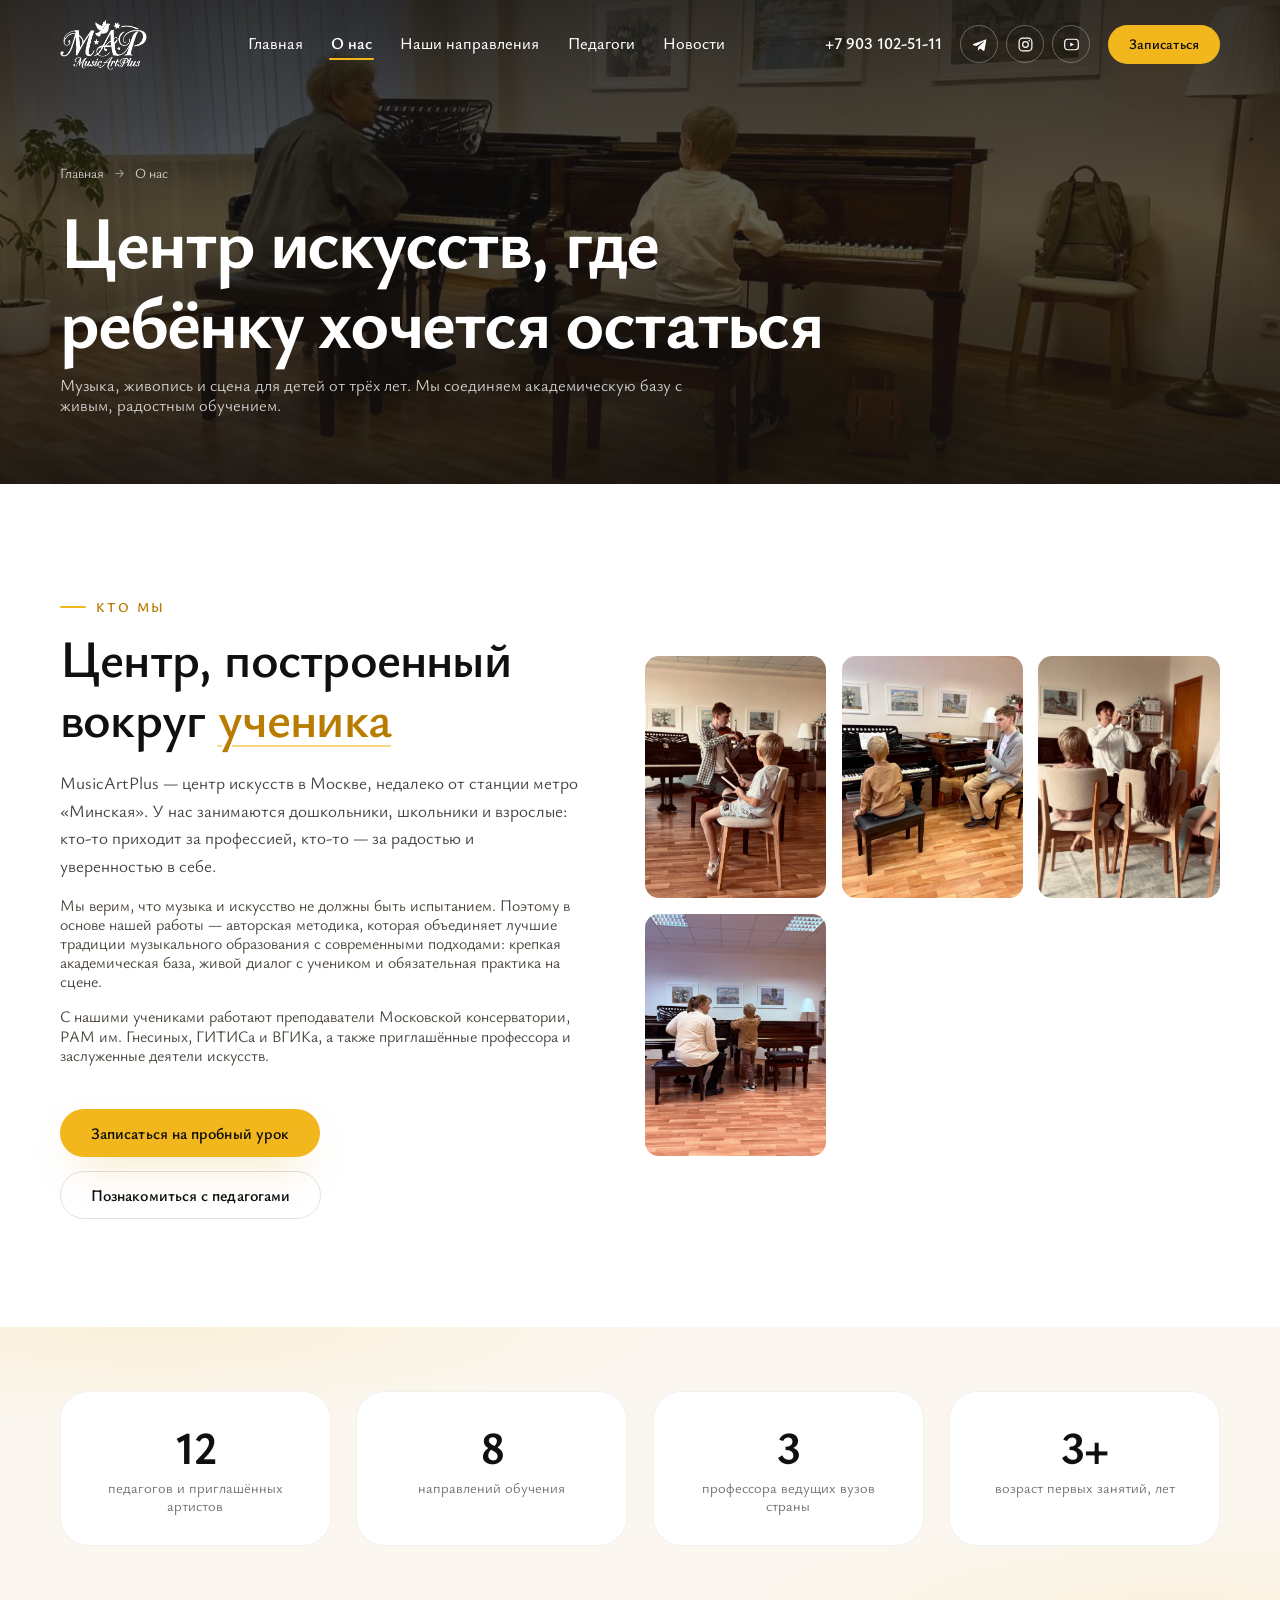
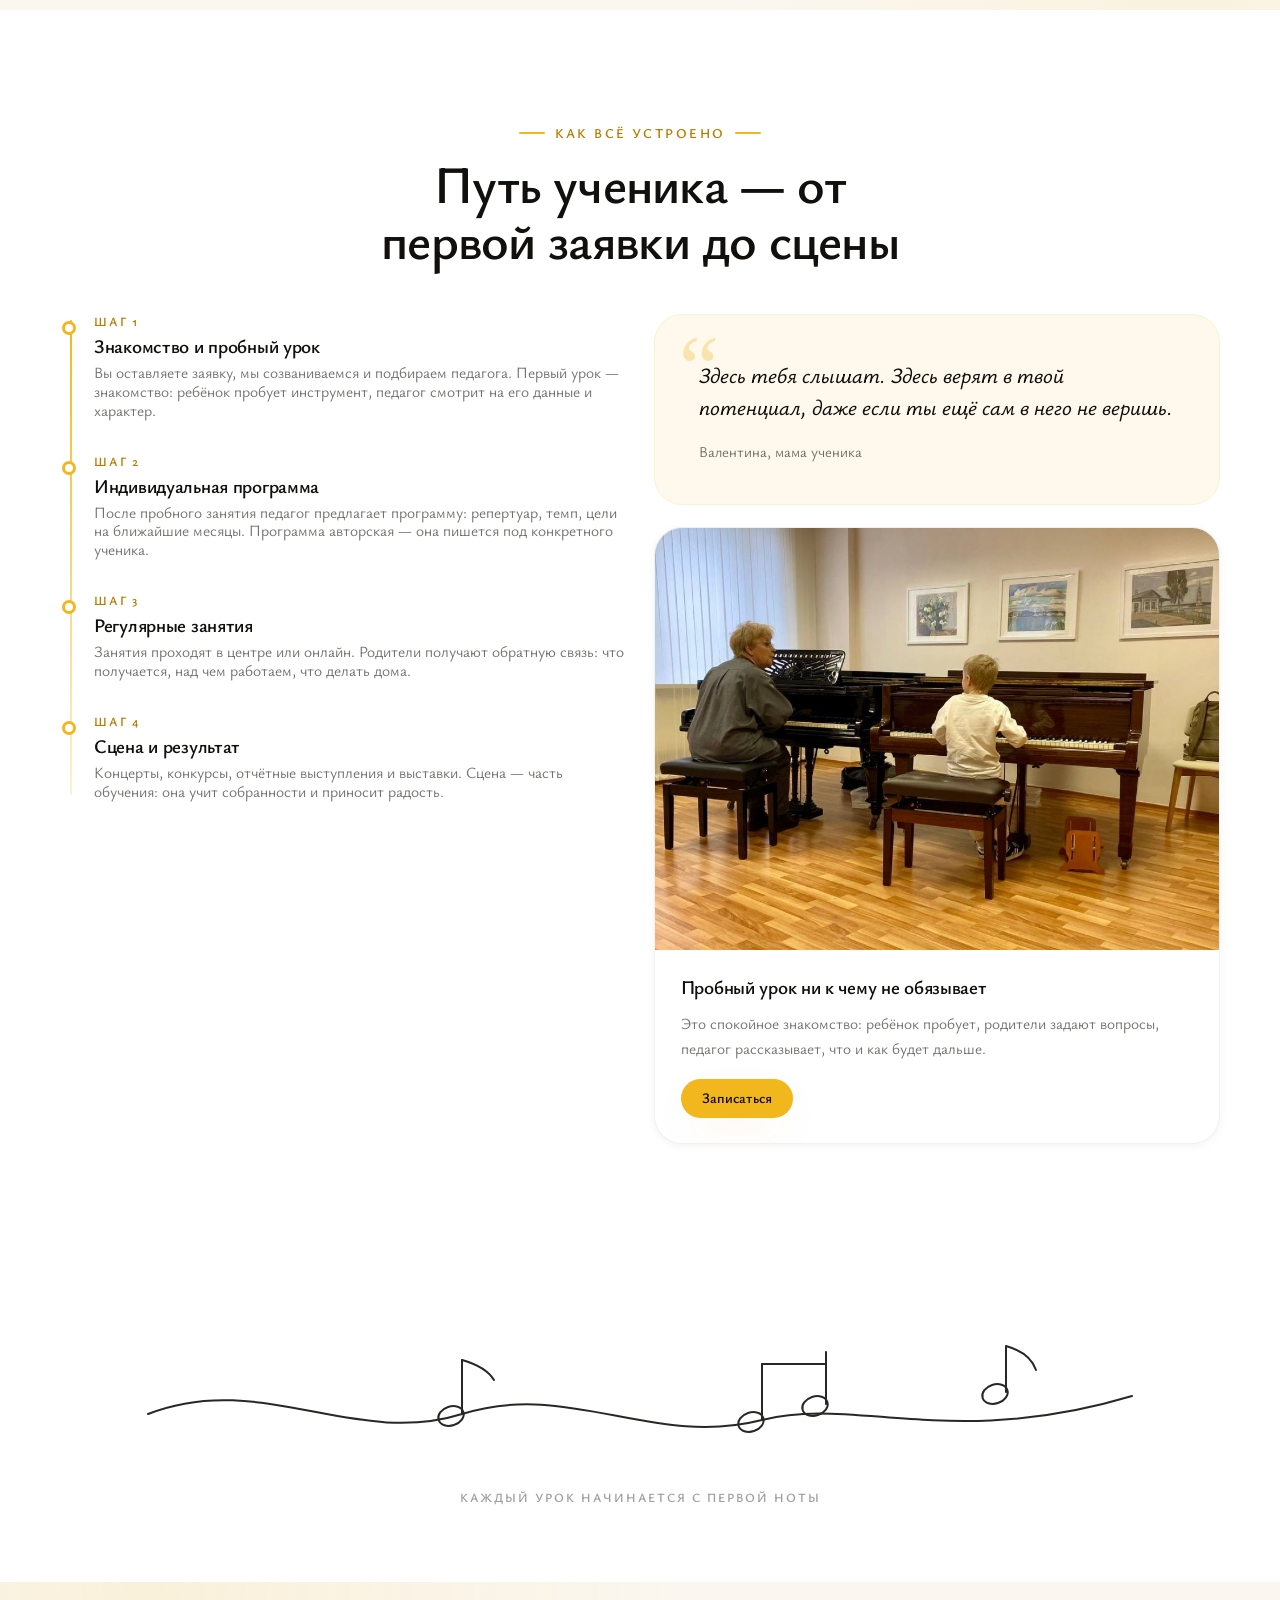
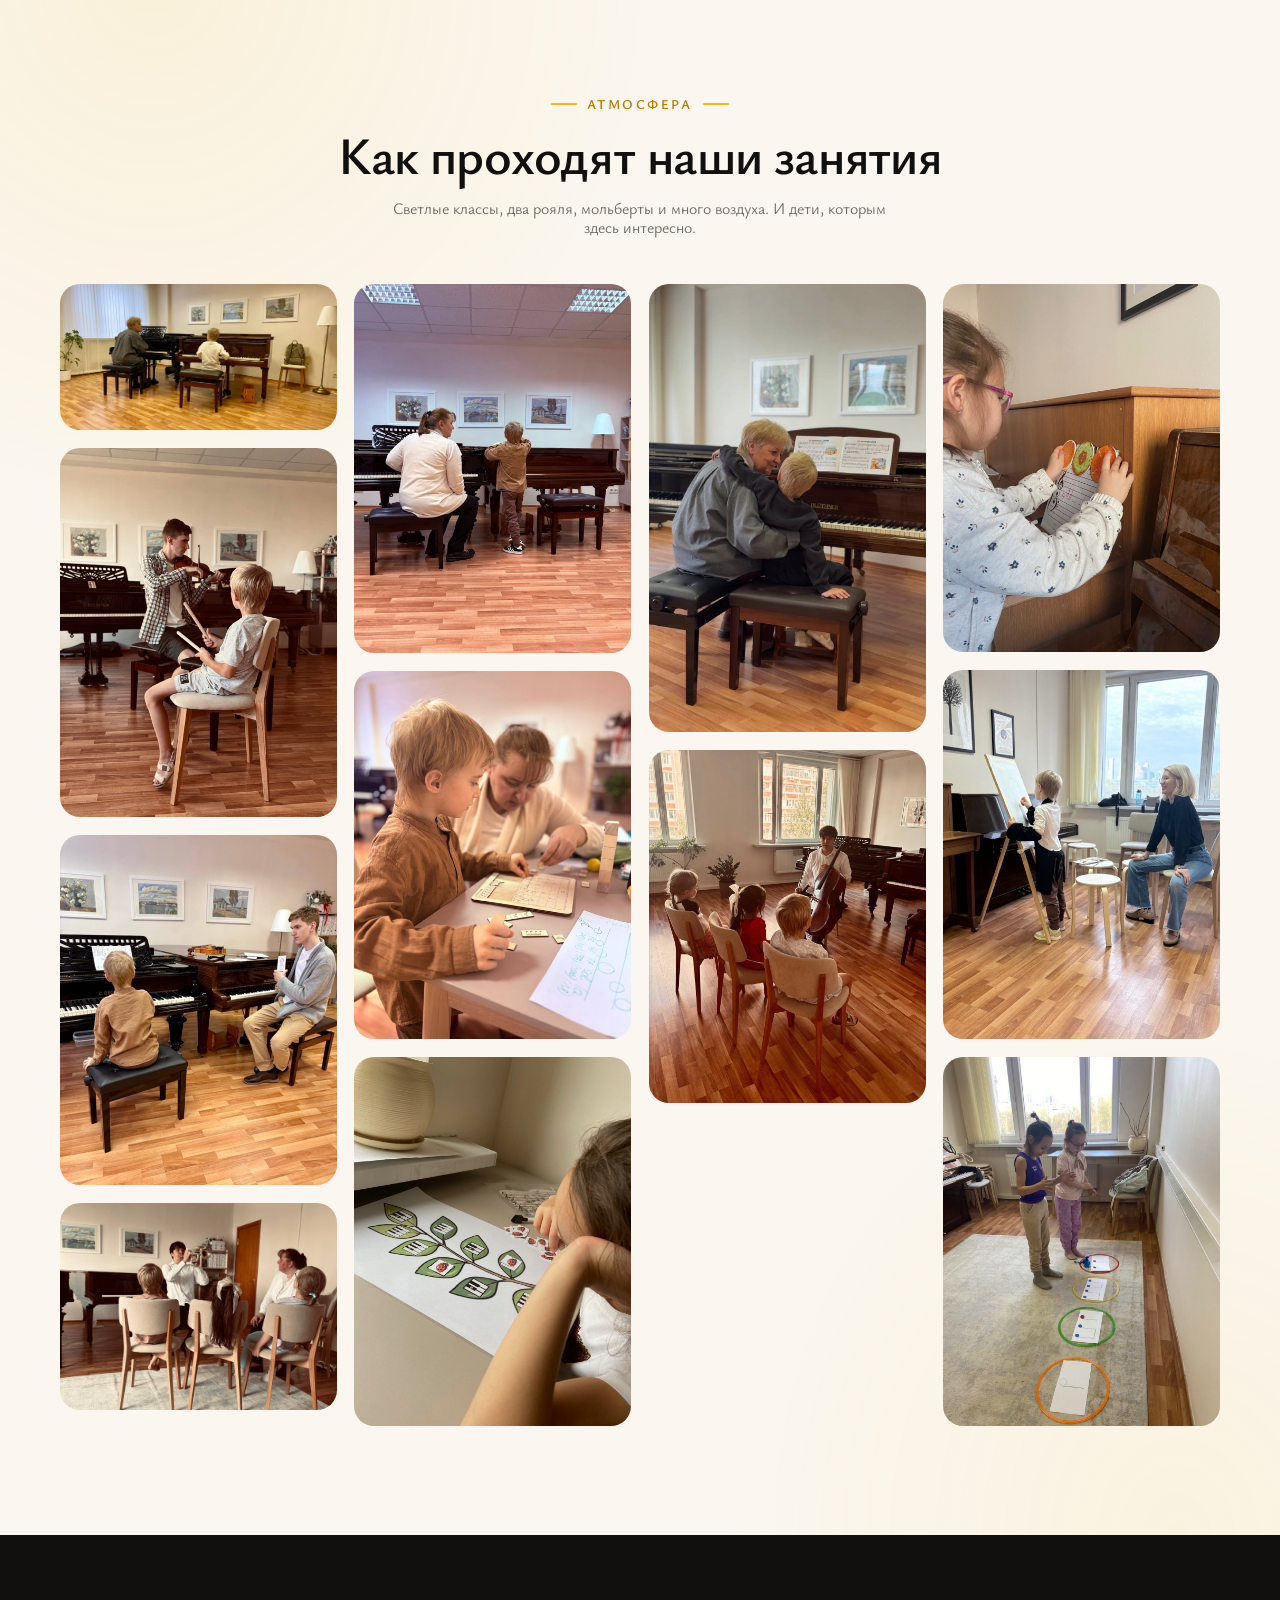
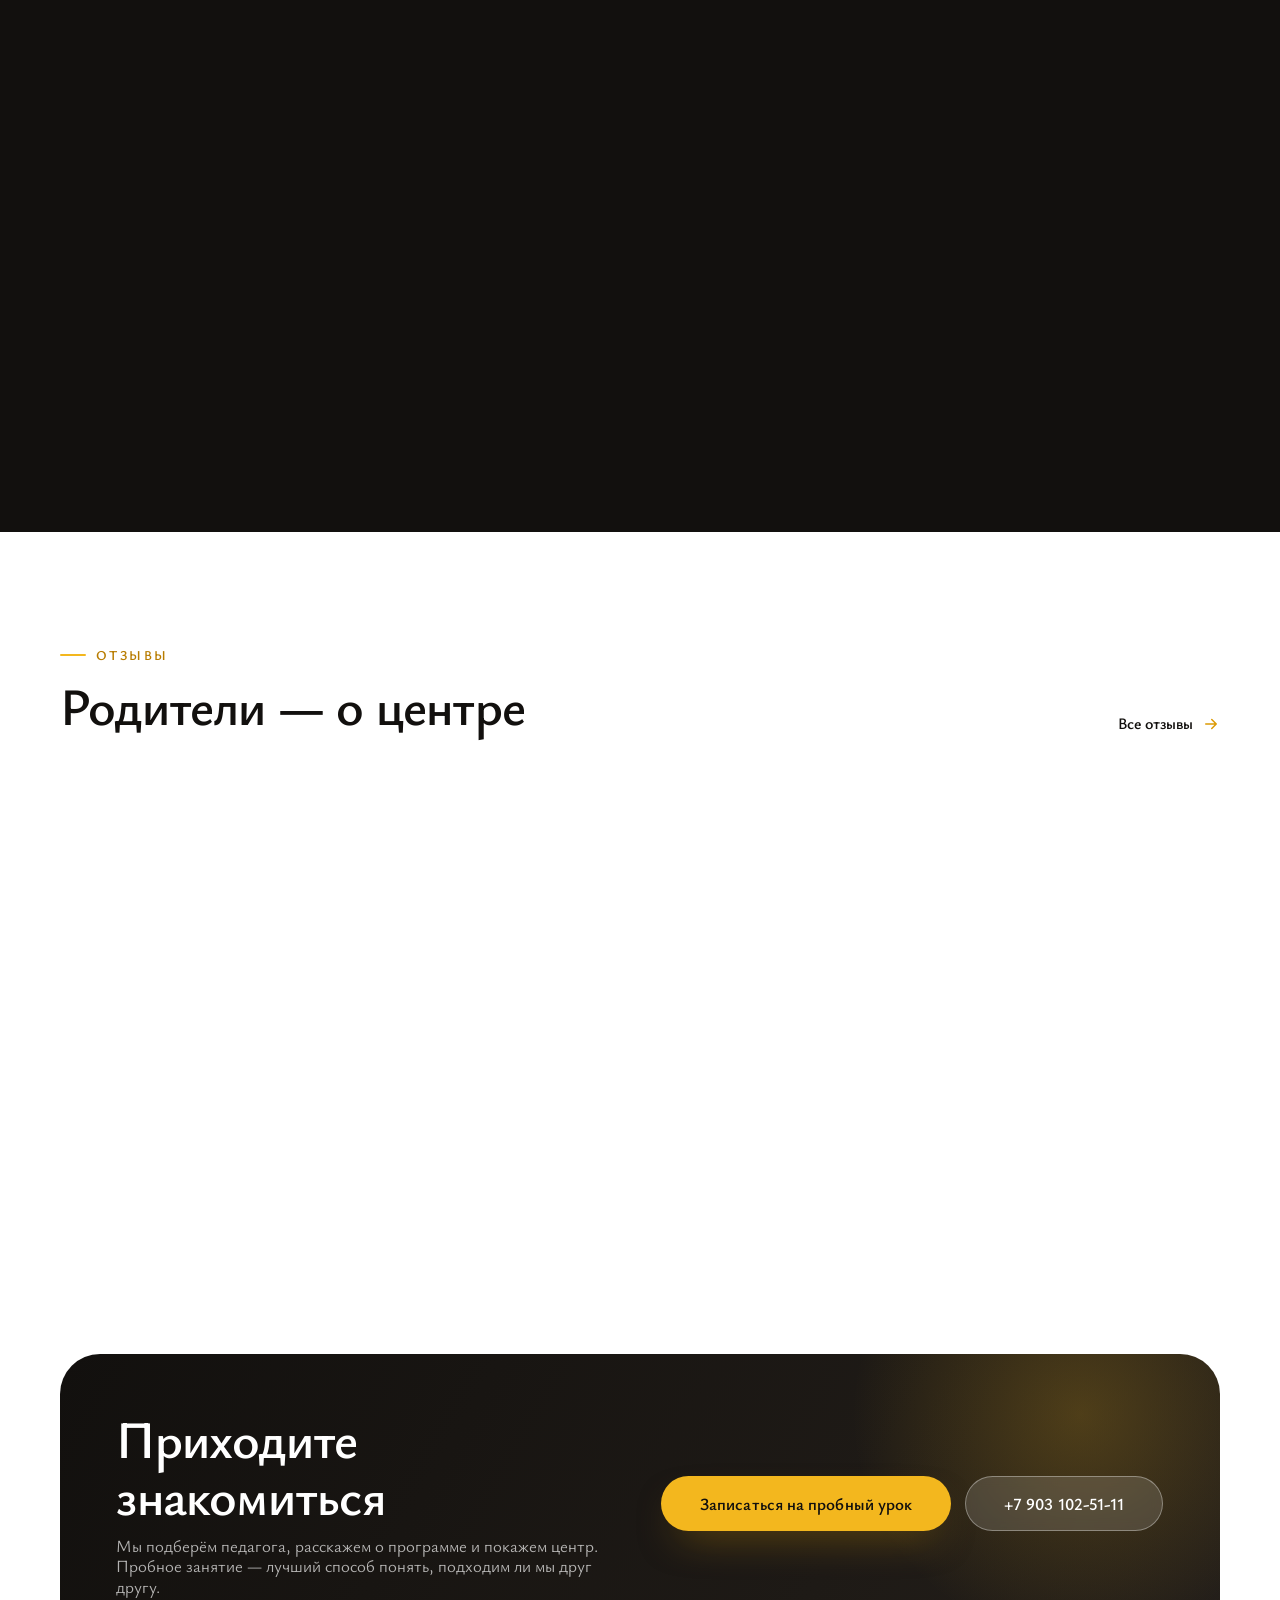
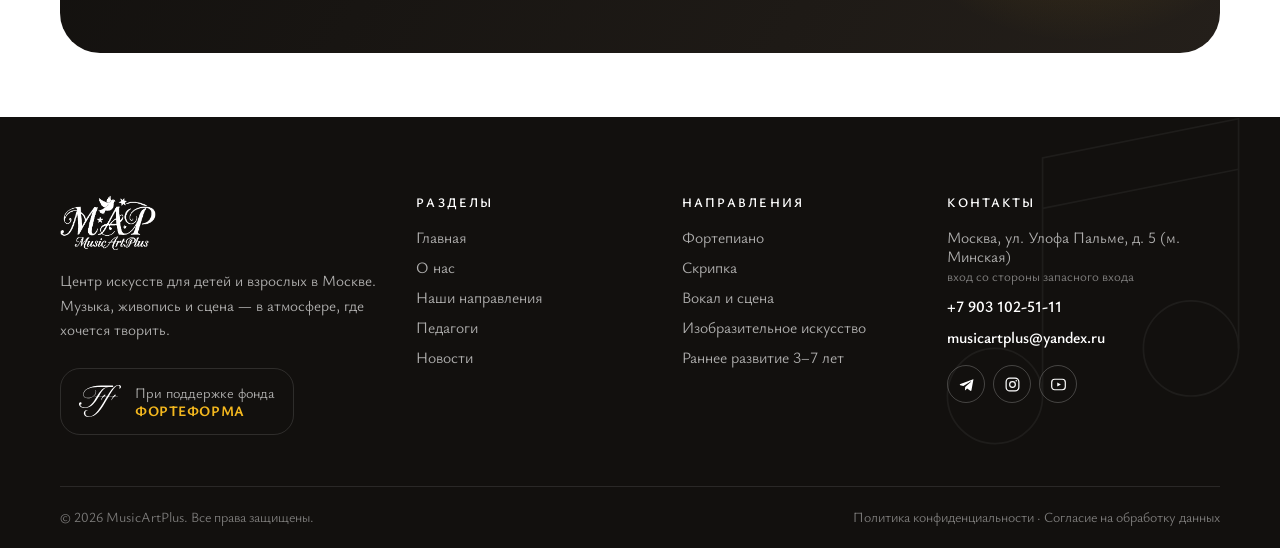
<file: about.html>
<!DOCTYPE html>
<html lang="ru" class="no-js">
<head>
<script>document.documentElement.className="js"</script>
<meta charset="utf-8">
<meta name="viewport" content="width=device-width, initial-scale=1">
<title>О нас — центр искусств MusicArtPlus в Москве</title>
<meta name="description" content="О центре искусств MusicArtPlus: авторская методика, педагоги ведущих вузов, обучение музыке, живописи и актёрскому мастерству с 3 лет.">
<meta name="theme-color" content="#F3B71E">
<link rel="icon" href="assets/img/ui/favicon.png" type="image/png">
<link rel="apple-touch-icon" href="assets/img/ui/favicon.png">
<meta property="og:type" content="website">
<meta property="og:title" content="О нас — центр искусств MusicArtPlus в Москве">
<meta property="og:description" content="О центре искусств MusicArtPlus: авторская методика, педагоги ведущих вузов, обучение музыке, живописи и актёрскому мастерству с 3 лет.">
<meta property="og:image" content="assets/img/ui/logo-color.png">
<meta property="og:locale" content="ru_RU">
<link rel="preconnect" href="https://fonts.googleapis.com">
<link rel="preconnect" href="https://fonts.gstatic.com" crossorigin>
<link href="https://fonts.googleapis.com/css2?family=Ysabeau:ital,wght@0,300..800;1,300..600&family=Ysabeau+SC:wght@500;600;700&display=swap" rel="stylesheet">
<link rel="stylesheet" href="assets/css/style.css">
<link rel="stylesheet" href="assets/vendor/swiper/swiper-bundle.min.css">
</head>
<body data-page="about" data-hero="dark">
<div class="preloader" aria-hidden="true">
  <img src="assets/img/ui/logo-color.png" alt="">
  <span class="preloader__bar"></span>
</div>

<header class="header">
  <div class="container header__inner">
    <a class="logo" href="index.html" aria-label="MusicArtPlus — на главную">
      <img class="logo__dark" src="assets/img/ui/logo-color.png" alt="MusicArtPlus — центр искусств" width="176" height="103">
      <img class="logo__light" src="assets/img/ui/logo-white.png" alt="" aria-hidden="true" width="176" height="103">
    </a>
    <nav class="nav" aria-label="Основная навигация"><a class="nav__link" data-nav="home" href="index.html">Главная</a><a class="nav__link" data-nav="about" href="about.html">О нас</a><a class="nav__link" data-nav="directions" href="directions.html">Наши направления</a><a class="nav__link" data-nav="teachers" href="teachers.html">Педагоги</a><a class="nav__link" data-nav="news" href="news.html">Новости</a></nav>
    <div class="header__side">
      <a class="header__phone" href="tel:+79031025111">+7 903 102-51-11</a>
      <div class="socials "><a href="https://t.me/MusicArtPlus" target="_blank" rel="noopener" aria-label="Telegram"><svg viewBox="0 0 24 24" fill="currentColor" aria-hidden="true"><path d="M21.9 4.3 19 20.1c-.2 1-.8 1.2-1.6.8l-4.5-3.3-2.2 2.1c-.25.25-.45.45-.92.45l.33-4.66 8.3-7.5c.36-.32-.08-.5-.56-.18l-10.26 6.46-4.42-1.38c-.96-.3-.98-.96.2-1.42l17.28-6.66c.8-.3 1.5.18 1.24 1.5z"/></svg></a><a href="https://www.instagram.com/music_art_plus" target="_blank" rel="noopener" aria-label="Instagram"><svg viewBox="0 0 24 24" fill="none" stroke="currentColor" stroke-width="1.7" aria-hidden="true"><rect x="3" y="3" width="18" height="18" rx="5.2"/><circle cx="12" cy="12" r="4"/><circle cx="17.3" cy="6.7" r="1.15" fill="currentColor" stroke="none"/></svg></a><a href="https://rutube.ru/channel/76411207" target="_blank" rel="noopener" aria-label="Rutube"><svg viewBox="0 0 24 24" fill="none" stroke="currentColor" stroke-width="1.7" aria-hidden="true"><rect x="2.4" y="4.6" width="19.2" height="14.8" rx="4.2"/><path d="M10.2 9.1 15.4 12l-5.2 2.9z" fill="currentColor" stroke="none"/></svg></a></div>
      <a class="btn btn--gold btn--sm" data-crm="true" href="#">Записаться</a>
      <button class="burger" type="button" aria-label="Открыть меню" aria-expanded="false" aria-controls="mobile-menu">
        <span></span><span></span><span></span>
      </button>
    </div>
  </div>
</header>

<div class="mobile-menu" id="mobile-menu">
  <nav class="mobile-menu__nav" aria-label="Мобильная навигация"><a data-nav="home" href="index.html">Главная<svg viewBox="0 0 24 24" fill="none" stroke="currentColor" stroke-width="2" stroke-linecap="round" stroke-linejoin="round" aria-hidden="true"><path d="M5 12h14M13 6l6 6-6 6"/></svg></a><a data-nav="about" href="about.html">О нас<svg viewBox="0 0 24 24" fill="none" stroke="currentColor" stroke-width="2" stroke-linecap="round" stroke-linejoin="round" aria-hidden="true"><path d="M5 12h14M13 6l6 6-6 6"/></svg></a><a data-nav="directions" href="directions.html">Наши направления<svg viewBox="0 0 24 24" fill="none" stroke="currentColor" stroke-width="2" stroke-linecap="round" stroke-linejoin="round" aria-hidden="true"><path d="M5 12h14M13 6l6 6-6 6"/></svg></a><a data-nav="teachers" href="teachers.html">Педагоги<svg viewBox="0 0 24 24" fill="none" stroke="currentColor" stroke-width="2" stroke-linecap="round" stroke-linejoin="round" aria-hidden="true"><path d="M5 12h14M13 6l6 6-6 6"/></svg></a><a data-nav="news" href="news.html">Новости<svg viewBox="0 0 24 24" fill="none" stroke="currentColor" stroke-width="2" stroke-linecap="round" stroke-linejoin="round" aria-hidden="true"><path d="M5 12h14M13 6l6 6-6 6"/></svg></a></nav>
  <div class="mobile-menu__foot">
    <a class="btn btn--gold btn--block" data-crm="true" href="#">Записаться на пробный урок</a>
    <a class="header__phone" href="tel:+79031025111" style="font-size:22px;display:block">+7 903 102-51-11</a>
    <p class="muted" style="font-size:15px">Москва, ул. Улофа Пальме, д. 5 (м. Минская)</p>
    <div class="socials "><a href="https://t.me/MusicArtPlus" target="_blank" rel="noopener" aria-label="Telegram"><svg viewBox="0 0 24 24" fill="currentColor" aria-hidden="true"><path d="M21.9 4.3 19 20.1c-.2 1-.8 1.2-1.6.8l-4.5-3.3-2.2 2.1c-.25.25-.45.45-.92.45l.33-4.66 8.3-7.5c.36-.32-.08-.5-.56-.18l-10.26 6.46-4.42-1.38c-.96-.3-.98-.96.2-1.42l17.28-6.66c.8-.3 1.5.18 1.24 1.5z"/></svg></a><a href="https://www.instagram.com/music_art_plus" target="_blank" rel="noopener" aria-label="Instagram"><svg viewBox="0 0 24 24" fill="none" stroke="currentColor" stroke-width="1.7" aria-hidden="true"><rect x="3" y="3" width="18" height="18" rx="5.2"/><circle cx="12" cy="12" r="4"/><circle cx="17.3" cy="6.7" r="1.15" fill="currentColor" stroke="none"/></svg></a><a href="https://rutube.ru/channel/76411207" target="_blank" rel="noopener" aria-label="Rutube"><svg viewBox="0 0 24 24" fill="none" stroke="currentColor" stroke-width="1.7" aria-hidden="true"><rect x="2.4" y="4.6" width="19.2" height="14.8" rx="4.2"/><path d="M10.2 9.1 15.4 12l-5.2 2.9z" fill="currentColor" stroke="none"/></svg></a></div>
  </div>
</div>
<main><section class="page-hero page-hero--photo"><div class="page-hero__bg"><img src="assets/img/gallery/g07.jpg" alt="" loading="eager"></div><div class="container"><div class="page-hero__inner"><nav class="crumbs" aria-label="Хлебные крошки"><a href="index.html">Главная</a><svg viewBox="0 0 24 24" fill="none" stroke="currentColor" stroke-width="2" stroke-linecap="round" stroke-linejoin="round" aria-hidden="true"><path d="M5 12h14M13 6l6 6-6 6"/></svg><span>О нас</span></nav><h1>Центр искусств, где ребёнку хочется остаться</h1><p>Музыка, живопись и сцена для детей от трёх лет. Мы соединяем академическую базу с живым, радостным обучением.</p></div></div></section>

<section class="section">
  <div class="container">
    <div class="about-split">
      <div class="reveal reveal--left">
        <span class="eyebrow">Кто мы</span>
        <h2 class="h2">Центр, построенный вокруг <span class="accent">ученика</span></h2>
        <p class="lead" style="margin-top:20px">MusicArtPlus — центр искусств в Москве, недалеко от станции метро «Минская». У нас занимаются дошкольники, школьники и взрослые: кто-то приходит за профессией, кто-то — за радостью и уверенностью в себе.</p>
        <p style="margin-top:16px">Мы верим, что музыка и искусство не должны быть испытанием. Поэтому в основе нашей работы — авторская методика, которая объединяет лучшие традиции музыкального образования с современными подходами: крепкая академическая база, живой диалог с учеником и обязательная практика на сцене.</p>
        <p style="margin-top:16px">С нашими учениками работают преподаватели Московской консерватории, РАМ им. Гнесиных, ГИТИСа и ВГИКа, а также приглашённые профессора и заслуженные деятели искусств.</p>
        <div class="flex-center mt-l" style="justify-content:flex-start">
          <a class="btn btn--gold" data-crm="true" href="#">Записаться на пробный урок</a>
          <a class="btn btn--ghost" href="teachers.html">Познакомиться с педагогами</a>
        </div>
      </div>
      <div class="reveal reveal--right">
        <div class="gallery-strip"><figure><img src="assets/img/gallery/g11.jpg" alt="Занятия в MusicArtPlus" loading="lazy"></figure><figure><img src="assets/img/gallery/g02.jpg" alt="Занятия в MusicArtPlus" loading="lazy"></figure><figure><img src="assets/img/gallery/g15.jpg" alt="Занятия в MusicArtPlus" loading="lazy"></figure><figure><img src="assets/img/gallery/g04.jpg" alt="Занятия в MusicArtPlus" loading="lazy"></figure></div>
      </div>
    </div>
  </div>
</section>

<section class="section section--cream section--tight">
  <div class="container">
    <div class="stats"><div class="stat reveal" data-delay="0"><b>12</b><span class="stat__l">педагогов и приглашённых артистов</span></div><div class="stat reveal" data-delay="1"><b>8</b><span class="stat__l">направлений обучения</span></div><div class="stat reveal" data-delay="2"><b>3</b><span class="stat__l">профессора ведущих вузов страны</span></div><div class="stat reveal" data-delay="3"><b>3+</b><span class="stat__l">возраст первых занятий, лет</span></div></div>
  </div>
</section>

<section class="section">
  <div class="container">
    <div class="sec-head sec-head--center">
      <div class="sec-head__text">
        <span class="eyebrow">Как всё устроено</span>
        <h2 class="h2">Путь ученика — от первой заявки до сцены</h2>
      </div>
    </div>
    <div class="grid g-2" style="align-items:start">
      <div class="tl"><div class="tl__item reveal" data-delay="0"><div class="tl__year">Шаг 1</div><h4>Знакомство и пробный урок</h4><p>Вы оставляете заявку, мы созваниваемся и подбираем педагога. Первый урок — знакомство: ребёнок пробует инструмент, педагог смотрит на его данные и характер.</p></div><div class="tl__item reveal" data-delay="1"><div class="tl__year">Шаг 2</div><h4>Индивидуальная программа</h4><p>После пробного занятия педагог предлагает программу: репертуар, темп, цели на ближайшие месяцы. Программа авторская — она пишется под конкретного ученика.</p></div><div class="tl__item reveal" data-delay="2"><div class="tl__year">Шаг 3</div><h4>Регулярные занятия</h4><p>Занятия проходят в центре или онлайн. Родители получают обратную связь: что получается, над чем работаем, что делать дома.</p></div><div class="tl__item reveal" data-delay="3"><div class="tl__year">Шаг 4</div><h4>Сцена и результат</h4><p>Концерты, конкурсы, отчётные выступления и выставки. Сцена — часть обучения: она учит собранности и приносит радость.</p></div></div>
      <div class="reveal reveal--right">
        <div class="quote">
          <span class="quote__mark" aria-hidden="true">&ldquo;</span>
          <p>Здесь тебя слышат. Здесь верят в твой потенциал, даже если ты ещё сам в него не веришь.</p>
          <footer>Валентина, мама ученика</footer>
        </div>
        <div class="card" style="margin-top:22px">
          <div class="card__media" style="aspect-ratio:4/3">
            <img src="assets/img/gallery/g07.jpg" alt="Урок фортепиано" loading="lazy">
          </div>
          <div class="card__body">
            <h3 class="card__title">Пробный урок ни к чему не обязывает</h3>
            <p class="card__text">Это спокойное знакомство: ребёнок пробует, родители задают вопросы, педагог рассказывает, что и как будет дальше.</p>
            <div class="card__foot"><a class="btn btn--gold btn--sm" data-crm="true" href="#">Записаться</a></div>
          </div>
        </div>
      </div>
    </div>
  </div>
</section>


<div class="interlude">
  <div class="interlude__line draw draw--slow" aria-hidden="true">
    <svg viewBox="0 0 1000 140" preserveAspectRatio="xMidYMid meet">
      <path d="M8 84C120 40 214 118 322 84c108-34 190 34 300 6 92-24 190 30 370-24"/>
      <path d="M322 84V30"/>
      <ellipse cx="311" cy="86" rx="13" ry="9.5" transform="rotate(-18 311 86)"/>
      <path d="M322 30c14 4 26 10 32 20"/>
      <path d="M622 90V34"/>
      <ellipse cx="611" cy="92" rx="13" ry="9.5" transform="rotate(-18 611 92)"/>
      <path d="M686 74V22"/>
      <ellipse cx="675" cy="76" rx="13" ry="9.5" transform="rotate(-18 675 76)"/>
      <path d="M622 34h64"/>
      <path d="M866 62V16c14 4 26 12 30 24"/>
      <ellipse cx="855" cy="64" rx="13" ry="9.5" transform="rotate(-18 855 64)"/>
    </svg>
  </div>
  <p class="interlude__caption">каждый урок начинается с первой ноты</p>
</div>


<section class="section section--cream">
  <div class="container">
    <div class="sec-head sec-head--center">
      <div class="sec-head__text">
        <span class="eyebrow">Атмосфера</span>
        <h2 class="h2">Как проходят наши занятия</h2>
        <p class="sec-head__desc">Светлые классы, два рояля, мольберты и много воздуха. И дети, которым здесь интересно.</p>
      </div>
    </div>
    <div class="reveal"><div class="slider slider--gallery" data-swiper="about-mood" data-swiper-preset="gridMobile"><div class="swiper"><div class="swiper-wrapper gallery"><figure class="swiper-slide"><img src="assets/img/gallery/g07.jpg" alt="Занятия в MusicArtPlus" loading="lazy"></figure><figure class="swiper-slide"><img src="assets/img/gallery/g11.jpg" alt="Занятия в MusicArtPlus" loading="lazy"></figure><figure class="swiper-slide"><img src="assets/img/gallery/g02.jpg" alt="Занятия в MusicArtPlus" loading="lazy"></figure><figure class="swiper-slide"><img src="assets/img/gallery/g15.jpg" alt="Занятия в MusicArtPlus" loading="lazy"></figure><figure class="swiper-slide"><img src="assets/img/gallery/g04.jpg" alt="Занятия в MusicArtPlus" loading="lazy"></figure><figure class="swiper-slide"><img src="assets/img/gallery/g03.jpg" alt="Занятия в MusicArtPlus" loading="lazy"></figure><figure class="swiper-slide"><img src="assets/img/gallery/g09.jpg" alt="Занятия в MusicArtPlus" loading="lazy"></figure><figure class="swiper-slide"><img src="assets/img/gallery/g01.jpg" alt="Занятия в MusicArtPlus" loading="lazy"></figure><figure class="swiper-slide"><img src="assets/img/gallery/g12.jpg" alt="Занятия в MusicArtPlus" loading="lazy"></figure><figure class="swiper-slide"><img src="assets/img/gallery/g14.jpg" alt="Занятия в MusicArtPlus" loading="lazy"></figure><figure class="swiper-slide"><img src="assets/img/gallery/g17.jpg" alt="Занятия в MusicArtPlus" loading="lazy"></figure><figure class="swiper-slide"><img src="assets/img/gallery/g19.jpg" alt="Занятия в MusicArtPlus" loading="lazy"></figure></div></div><div class="swiper-pagination"></div></div></div>
  </div>
</section>

<section class="section section--ink">
  <div class="container">
    <div class="about-split">
      <div class="reveal reveal--left">
        <span class="eyebrow" style="color:var(--gold)">Партнёр центра</span>
        <h2 class="h2">При поддержке фонда ФОРТЕФОРМА</h2>
        <p style="margin-top:18px;font-size:18px;line-height:1.65">Фонд поддерживает музыкальное образование и культурные проекты. Благодаря этому партнёрству в центре проходят мастер-классы приглашённых профессоров, концерты и творческие программы для детей.</p>
        <div class="flex-center mt-l" style="justify-content:flex-start">
          <a class="btn btn--gold" href="https://forteforma.ru/" target="_blank" rel="noopener">Сайт фонда<svg class="btn__ico" viewBox="0 0 24 24" fill="none" stroke="currentColor" stroke-width="2" stroke-linecap="round" stroke-linejoin="round" aria-hidden="true"><path d="M5 12h14M13 6l6 6-6 6"/></svg></a>
        </div>
      </div>
      <div class="reveal reveal--right ff-mark">
        <img src="assets/img/ui/forteforma.svg" alt="Фонд ФОРТЕФОРМА" loading="lazy">
        <b>ФОРТЕФОРМА</b>
        <span>Фонд поддержки и развития культурных и социальных проектов</span>
      </div>
    </div>
  </div>
</section>

<section class="section">
  <div class="container">
    <div class="sec-head">
      <div class="sec-head__text">
        <span class="eyebrow">Отзывы</span>
        <h2 class="h2">Родители — о центре</h2>
      </div>
      <a class="link-arrow" href="teachers.html">Все отзывы<svg viewBox="0 0 24 24" fill="none" stroke="currentColor" stroke-width="2" stroke-linecap="round" stroke-linejoin="round" aria-hidden="true"><path d="M5 12h14M13 6l6 6-6 6"/></svg></a>
    </div>
    <div class="grid g-3"><article class="review reveal review--clamped" data-delay="0"><span class="review__quote" aria-hidden="true">&ldquo;</span><div class="review__stars" aria-label="Оценка 5 из 5"><svg viewBox="0 0 24 24" aria-hidden="true"><path d="M12 2.6l2.92 6.02 6.58.92-4.78 4.6 1.16 6.5L12 17.5l-5.88 3.14 1.16-6.5-4.78-4.6 6.58-.92z"/></svg><svg viewBox="0 0 24 24" aria-hidden="true"><path d="M12 2.6l2.92 6.02 6.58.92-4.78 4.6 1.16 6.5L12 17.5l-5.88 3.14 1.16-6.5-4.78-4.6 6.58-.92z"/></svg><svg viewBox="0 0 24 24" aria-hidden="true"><path d="M12 2.6l2.92 6.02 6.58.92-4.78 4.6 1.16 6.5L12 17.5l-5.88 3.14 1.16-6.5-4.78-4.6 6.58-.92z"/></svg><svg viewBox="0 0 24 24" aria-hidden="true"><path d="M12 2.6l2.92 6.02 6.58.92-4.78 4.6 1.16 6.5L12 17.5l-5.88 3.14 1.16-6.5-4.78-4.6 6.58-.92z"/></svg><svg viewBox="0 0 24 24" aria-hidden="true"><path d="M12 2.6l2.92 6.02 6.58.92-4.78 4.6 1.16 6.5L12 17.5l-5.88 3.14 1.16-6.5-4.78-4.6 6.58-.92z"/></svg></div><div class="review__text"><p>Есть места, куда приходишь — и душа поёт. Школа MusicArtPlus — именно такое.</p><p>Здесь работают педагоги космического уровня: не просто виртуозы своего дела, но люди с большим сердцем. Они не «ставят» ученика — они раскрывают его. Мой сын бежит на занятия с горящими глазами, а возвращается — с новой искрой во взгляде.</p><p>Это настоящая школа мечты. Где каждый ребёнок находит свою мелодию и гармонию с собой, а каждый родитель обретает спокойствие: «Мой ребёнок в надёжных руках». Спасибо вам за ваш труд!</p></div><button class="review__more" type="button">Читать полностью</button><div class="review__author"><span class="review__ava">В</span><div><b>Валентина</b><span>мама ученика</span></div></div></article><article class="review reveal" data-delay="1"><span class="review__quote" aria-hidden="true">&ldquo;</span><div class="review__stars" aria-label="Оценка 5 из 5"><svg viewBox="0 0 24 24" aria-hidden="true"><path d="M12 2.6l2.92 6.02 6.58.92-4.78 4.6 1.16 6.5L12 17.5l-5.88 3.14 1.16-6.5-4.78-4.6 6.58-.92z"/></svg><svg viewBox="0 0 24 24" aria-hidden="true"><path d="M12 2.6l2.92 6.02 6.58.92-4.78 4.6 1.16 6.5L12 17.5l-5.88 3.14 1.16-6.5-4.78-4.6 6.58-.92z"/></svg><svg viewBox="0 0 24 24" aria-hidden="true"><path d="M12 2.6l2.92 6.02 6.58.92-4.78 4.6 1.16 6.5L12 17.5l-5.88 3.14 1.16-6.5-4.78-4.6 6.58-.92z"/></svg><svg viewBox="0 0 24 24" aria-hidden="true"><path d="M12 2.6l2.92 6.02 6.58.92-4.78 4.6 1.16 6.5L12 17.5l-5.88 3.14 1.16-6.5-4.78-4.6 6.58-.92z"/></svg><svg viewBox="0 0 24 24" aria-hidden="true"><path d="M12 2.6l2.92 6.02 6.58.92-4.78 4.6 1.16 6.5L12 17.5l-5.88 3.14 1.16-6.5-4.78-4.6 6.58-.92z"/></svg></div><div class="review__text"><p>Марина Рэмовна — не просто учитель, она наставник. Она стала для моих детей тем самым значимым взрослым, которого так важно иметь подростку на сложном пути взросления.</p><p>Через занятия музыкой детям не только открывался высокий мир культуры, они также учились ответственности, трудолюбию, умению рисковать и сопереживать. Очень ценно найти такого педагога.</p></div><div class="review__author"><span class="review__ava">М</span><div><b>Мария</b><span>мама учеников</span></div></div></article><article class="review reveal" data-delay="2"><span class="review__quote" aria-hidden="true">&ldquo;</span><div class="review__stars" aria-label="Оценка 5 из 5"><svg viewBox="0 0 24 24" aria-hidden="true"><path d="M12 2.6l2.92 6.02 6.58.92-4.78 4.6 1.16 6.5L12 17.5l-5.88 3.14 1.16-6.5-4.78-4.6 6.58-.92z"/></svg><svg viewBox="0 0 24 24" aria-hidden="true"><path d="M12 2.6l2.92 6.02 6.58.92-4.78 4.6 1.16 6.5L12 17.5l-5.88 3.14 1.16-6.5-4.78-4.6 6.58-.92z"/></svg><svg viewBox="0 0 24 24" aria-hidden="true"><path d="M12 2.6l2.92 6.02 6.58.92-4.78 4.6 1.16 6.5L12 17.5l-5.88 3.14 1.16-6.5-4.78-4.6 6.58-.92z"/></svg><svg viewBox="0 0 24 24" aria-hidden="true"><path d="M12 2.6l2.92 6.02 6.58.92-4.78 4.6 1.16 6.5L12 17.5l-5.88 3.14 1.16-6.5-4.78-4.6 6.58-.92z"/></svg><svg viewBox="0 0 24 24" aria-hidden="true"><path d="M12 2.6l2.92 6.02 6.58.92-4.78 4.6 1.16 6.5L12 17.5l-5.88 3.14 1.16-6.5-4.78-4.6 6.58-.92z"/></svg></div><div class="review__text"><p>Хочется выразить слова огромной благодарности и признательности Беляковой Анне Адольфовне! Анна Адольфовна — удивительный педагог и профессионал своего дела.</p><p>За время обучения показала себя как человек, умеющий найти подход к каждому ребёнку, развить его творческие способности и привить любовь к музыке.</p></div><div class="review__author"><span class="review__ava">И</span><div><b>Ирина Владимировна</b><span>мама ученицы</span></div></div></article></div>
  </div>
</section>


<section class="section section--tight">
  <div class="container">
    <div class="cta-band reveal reveal--scale">
      <span class="cta-band__glow" aria-hidden="true"></span>
      <div>
        <h2 class="h2">Приходите знакомиться</h2>
        <p>Мы подберём педагога, расскажем о программе и покажем центр. Пробное занятие — лучший способ понять, подходим ли мы друг другу.</p>
      </div>
      <div class="cta-band__actions">
        <a class="btn btn--gold btn--lg" data-crm="true" href="#">Записаться на пробный урок</a>
        <a class="btn btn--light btn--lg" href="tel:+79031025111">+7 903 102-51-11</a>
      </div>
    </div>
  </div>
</section></main>
<footer class="footer">
  <div class="footer__deco" aria-hidden="true">
    <svg viewBox="0 0 300 300"><circle cx="60" cy="230" r="34"/><circle cx="200" cy="196" r="34"/><path d="M94 230V60l140-28v164"/><path d="M94 96l140-28"/></svg>
  </div>
  <div class="container">
    <div class="footer__grid">
      <div>
        <img class="footer__logo" src="assets/img/ui/logo-white.png" alt="MusicArtPlus" width="176" height="103">
        <p>Центр искусств для детей и взрослых в Москве. Музыка, живопись и сцена — в атмосфере, где хочется творить.</p>
        <a class="footer__fund" href="https://forteforma.ru/" target="_blank" rel="noopener">
          <img src="assets/img/ui/forteforma.svg" alt="Фонд ФОРТЕФОРМА" width="45" height="34">
          <span>При поддержке фонда <b>ФОРТЕФОРМА</b></span>
        </a>
      </div>
      <div>
        <h4>Разделы</h4>
        <div class="footer__links">
          <a href="index.html">Главная</a>
          <a href="about.html">О нас</a>
          <a href="directions.html">Наши направления</a>
          <a href="teachers.html">Педагоги</a>
          <a href="news.html">Новости</a>
        </div>
      </div>
      <div>
        <h4>Направления</h4>
        <div class="footer__links">
          <a href="directions.html#dir-piano">Фортепиано</a>
          <a href="directions.html#dir-violin">Скрипка</a>
          <a href="directions.html#dir-vocal">Вокал и сцена</a>
          <a href="directions.html#dir-art">Изобразительное искусство</a>
          <a href="directions.html#dir-early">Раннее развитие 3–7 лет</a>
        </div>
      </div>
      <div>
        <h4>Контакты</h4>
        <div class="footer__contact">
          <span>Москва, ул. Улофа Пальме, д. 5 (м. Минская)<br><small style="opacity:.7">вход со стороны запасного входа</small></span>
          <a href="tel:+79031025111">+7 903 102-51-11</a>
          <a href="mailto:musicartplus@yandex.ru">musicartplus@yandex.ru</a>
        </div>
        <div style="margin-top:18px"><div class="socials socials--footer"><a href="https://t.me/MusicArtPlus" target="_blank" rel="noopener" aria-label="Telegram"><svg viewBox="0 0 24 24" fill="currentColor" aria-hidden="true"><path d="M21.9 4.3 19 20.1c-.2 1-.8 1.2-1.6.8l-4.5-3.3-2.2 2.1c-.25.25-.45.45-.92.45l.33-4.66 8.3-7.5c.36-.32-.08-.5-.56-.18l-10.26 6.46-4.42-1.38c-.96-.3-.98-.96.2-1.42l17.28-6.66c.8-.3 1.5.18 1.24 1.5z"/></svg></a><a href="https://www.instagram.com/music_art_plus" target="_blank" rel="noopener" aria-label="Instagram"><svg viewBox="0 0 24 24" fill="none" stroke="currentColor" stroke-width="1.7" aria-hidden="true"><rect x="3" y="3" width="18" height="18" rx="5.2"/><circle cx="12" cy="12" r="4"/><circle cx="17.3" cy="6.7" r="1.15" fill="currentColor" stroke="none"/></svg></a><a href="https://rutube.ru/channel/76411207" target="_blank" rel="noopener" aria-label="Rutube"><svg viewBox="0 0 24 24" fill="none" stroke="currentColor" stroke-width="1.7" aria-hidden="true"><rect x="2.4" y="4.6" width="19.2" height="14.8" rx="4.2"/><path d="M10.2 9.1 15.4 12l-5.2 2.9z" fill="currentColor" stroke="none"/></svg></a></div></div>
      </div>
    </div>
    <div class="footer__bottom">
      <span>© <span data-year>2026</span> MusicArtPlus. Все права защищены.</span>
      <span><a href="#">Политика конфиденциальности</a> · <a href="#">Согласие на обработку данных</a></span>
    </div>
  </div>
</footer>

<a class="btn btn--gold fab" data-crm="true" href="#">Записаться на пробный урок</a>

<div class="modal" id="booking-modal" role="dialog" aria-modal="true" aria-labelledby="bk-title">
  <div class="modal__backdrop"></div>
  <div class="modal__box modal__box--form">
    <button class="modal__close" type="button" data-close aria-label="Закрыть"><svg viewBox="0 0 24 24" fill="none" stroke="currentColor" stroke-width="2" stroke-linecap="round" aria-hidden="true"><path d="M5 5l14 14M19 5L5 19"/></svg></button>
    <div class="bk">
      <aside class="bk__aside">
        <img src="assets/img/ui/logo-color.png" alt="MusicArtPlus">
        <h4>Первый урок — чтобы просто попробовать</h4>
        <p>Знакомство с педагогом и инструментом. Ни к чему не обязывает.</p>
        <ul class="about-list">
          <li><span class="tick"><svg viewBox="0 0 24 24" aria-hidden="true"><path d="M4 12.6l5.2 5.2L20 6.6"/></svg></span><span>Подберём педагога под возраст и характер</span></li>
          <li><span class="tick"><svg viewBox="0 0 24 24" aria-hidden="true"><path d="M4 12.6l5.2 5.2L20 6.6"/></svg></span><span>Заниматься можно на инструментах центра</span></li>
          <li><span class="tick"><svg viewBox="0 0 24 24" aria-hidden="true"><path d="M4 12.6l5.2 5.2L20 6.6"/></svg></span><span>Очно у метро Минская или онлайн</span></li>
        </ul>
        <div class="bk__phone">
          <span>Или позвоните</span>
          <a href="tel:+79031025111">+7 903 102-51-11</a>
        </div>
      </aside>
      <div class="bk__main">
        <h3 class="bk__title" id="bk-title">Записаться на пробный урок</h3>
        <p class="bk__sub">Заполните два поля — остальное уточним по телефону.</p>

        <div class="bk__ctx" data-bk-ctx>
          <img alt="" data-bk-photo>
          <div><span data-bk-label>Педагог</span><b data-bk-name></b></div>
        </div>

        <form class="form" data-form id="form-booking" novalidate>
          <input type="hidden" name="teacher" data-bk-input>
          <div class="field">
            <label for="bk-name">Как вас зовут</label>
            <input id="bk-name" name="name" type="text" placeholder="Имя" required autocomplete="name">
            <span class="field__err">Пожалуйста, укажите имя</span>
          </div>
          <div class="field">
            <label for="bk-tel">Телефон</label>
            <input id="bk-tel" name="phone" type="tel" placeholder="+7 (___) ___-__-__" required autocomplete="tel">
            <span class="field__err">Укажите телефон полностью</span>
          </div>
          <div class="field">
            <label for="bk-dir">Направление</label>
            <select id="bk-dir" name="direction" data-bk-dir><option value="Фортепиано">Фортепиано</option><option value="Скрипка">Скрипка</option><option value="Труба и духовые">Труба и духовые</option><option value="Вокал и сценическая речь">Вокал и сценическая речь</option><option value="Актёрское мастерство">Актёрское мастерство</option><option value="Изобразительное искусство">Изобразительное искусство</option><option value="Сольфеджио и теория музыки">Сольфеджио и теория музыки</option><option value="Раннее музыкальное развитие (3–7 лет)">Раннее музыкальное развитие (3–7 лет)</option><option value="Подготовка к поступлению">Подготовка к поступлению</option><option value="Ещё не выбрали — подскажите">Ещё не выбрали — подскажите</option></select>
          </div>
          <label class="check">
            <input type="checkbox" required>
            <span>Я согласен(-на) на обработку персональных данных и принимаю <a href="#">политику конфиденциальности</a></span>
          </label>
          <button class="btn btn--gold btn--block btn--lg" type="submit" data-label="Отправить заявку">Отправить заявку</button>
          <div class="form__ok" role="status" aria-live="polite">
            <span class="form__ok-ico"><svg viewBox="0 0 24 24" aria-hidden="true"><path d="M4 12.6l5.2 5.2L20 6.6"/></svg></span>
            <span>Спасибо! Заявка принята — мы перезвоним в ближайшее рабочее время.</span>
          </div>
          <p class="form__note">Или выберите время сами в системе «Мой класс» —
            <a data-bk-crm href="#" target="_blank" rel="noopener" style="color:var(--gold-dark);font-weight:600">открыть расписание</a></p>
        </form>
      </div>
    </div>
  </div>
</div>

<div class="modal" id="teacher-modal" role="dialog" aria-modal="true" aria-label="Карточка педагога">
  <div class="modal__backdrop"></div>
  <div class="modal__box">
    <button class="modal__close" type="button" data-close aria-label="Закрыть"><svg viewBox="0 0 24 24" fill="none" stroke="currentColor" stroke-width="2" stroke-linecap="round" aria-hidden="true"><path d="M5 5l14 14M19 5L5 19"/></svg></button>
    <div data-teacher-slot></div>
  </div>
</div>

<div class="modal" id="video-modal" role="dialog" aria-modal="true" aria-label="Видео">
  <div class="modal__backdrop"></div>
  <div class="modal__box modal__box--video">
    <button class="modal__close" type="button" data-close aria-label="Закрыть"><svg viewBox="0 0 24 24" fill="none" stroke="currentColor" stroke-width="2" stroke-linecap="round" aria-hidden="true"><path d="M5 5l14 14M19 5L5 19"/></svg></button>
    <div class="modal__video"></div>
    <div class="v-foot" style="display:none"></div>
  </div>
</div>

<script src="assets/vendor/swiper/swiper-bundle.min.js" defer></script>
<script src="assets/js/main.js" defer></script>

</body>
</html>
</file>
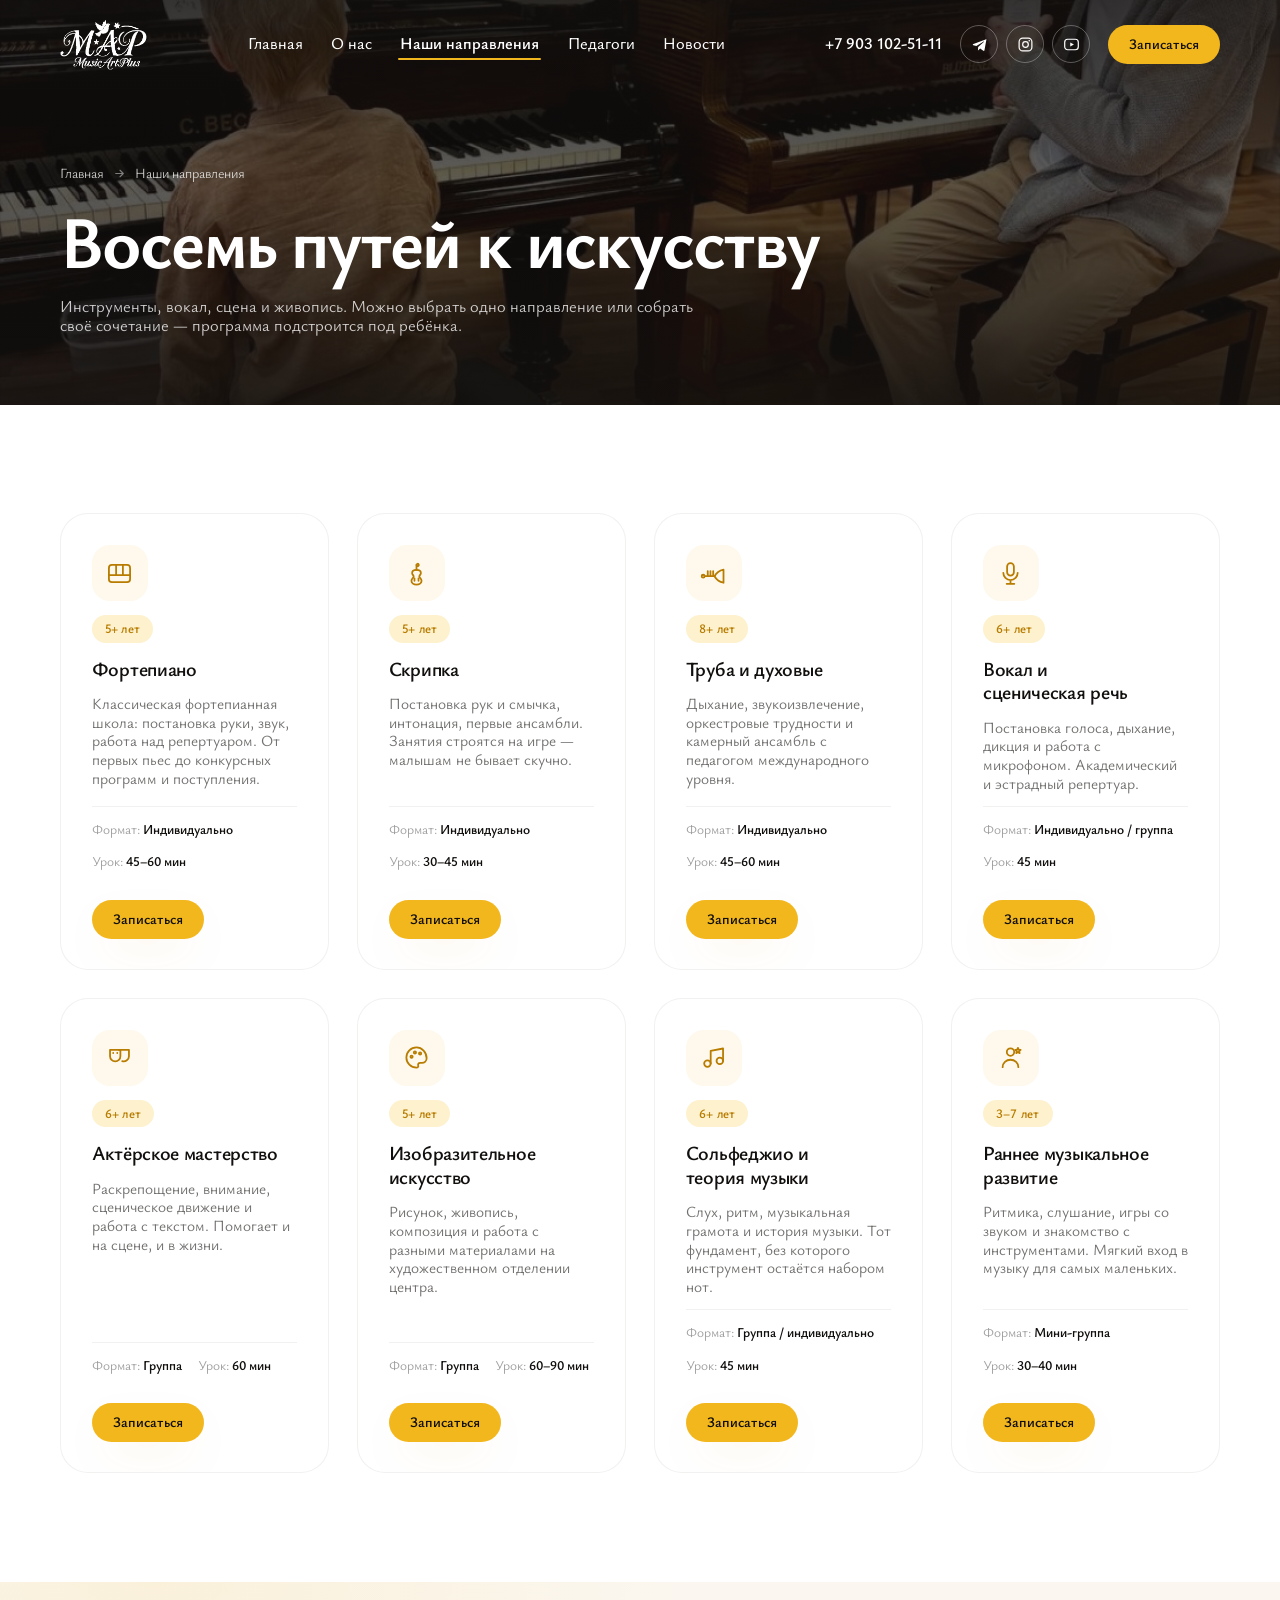
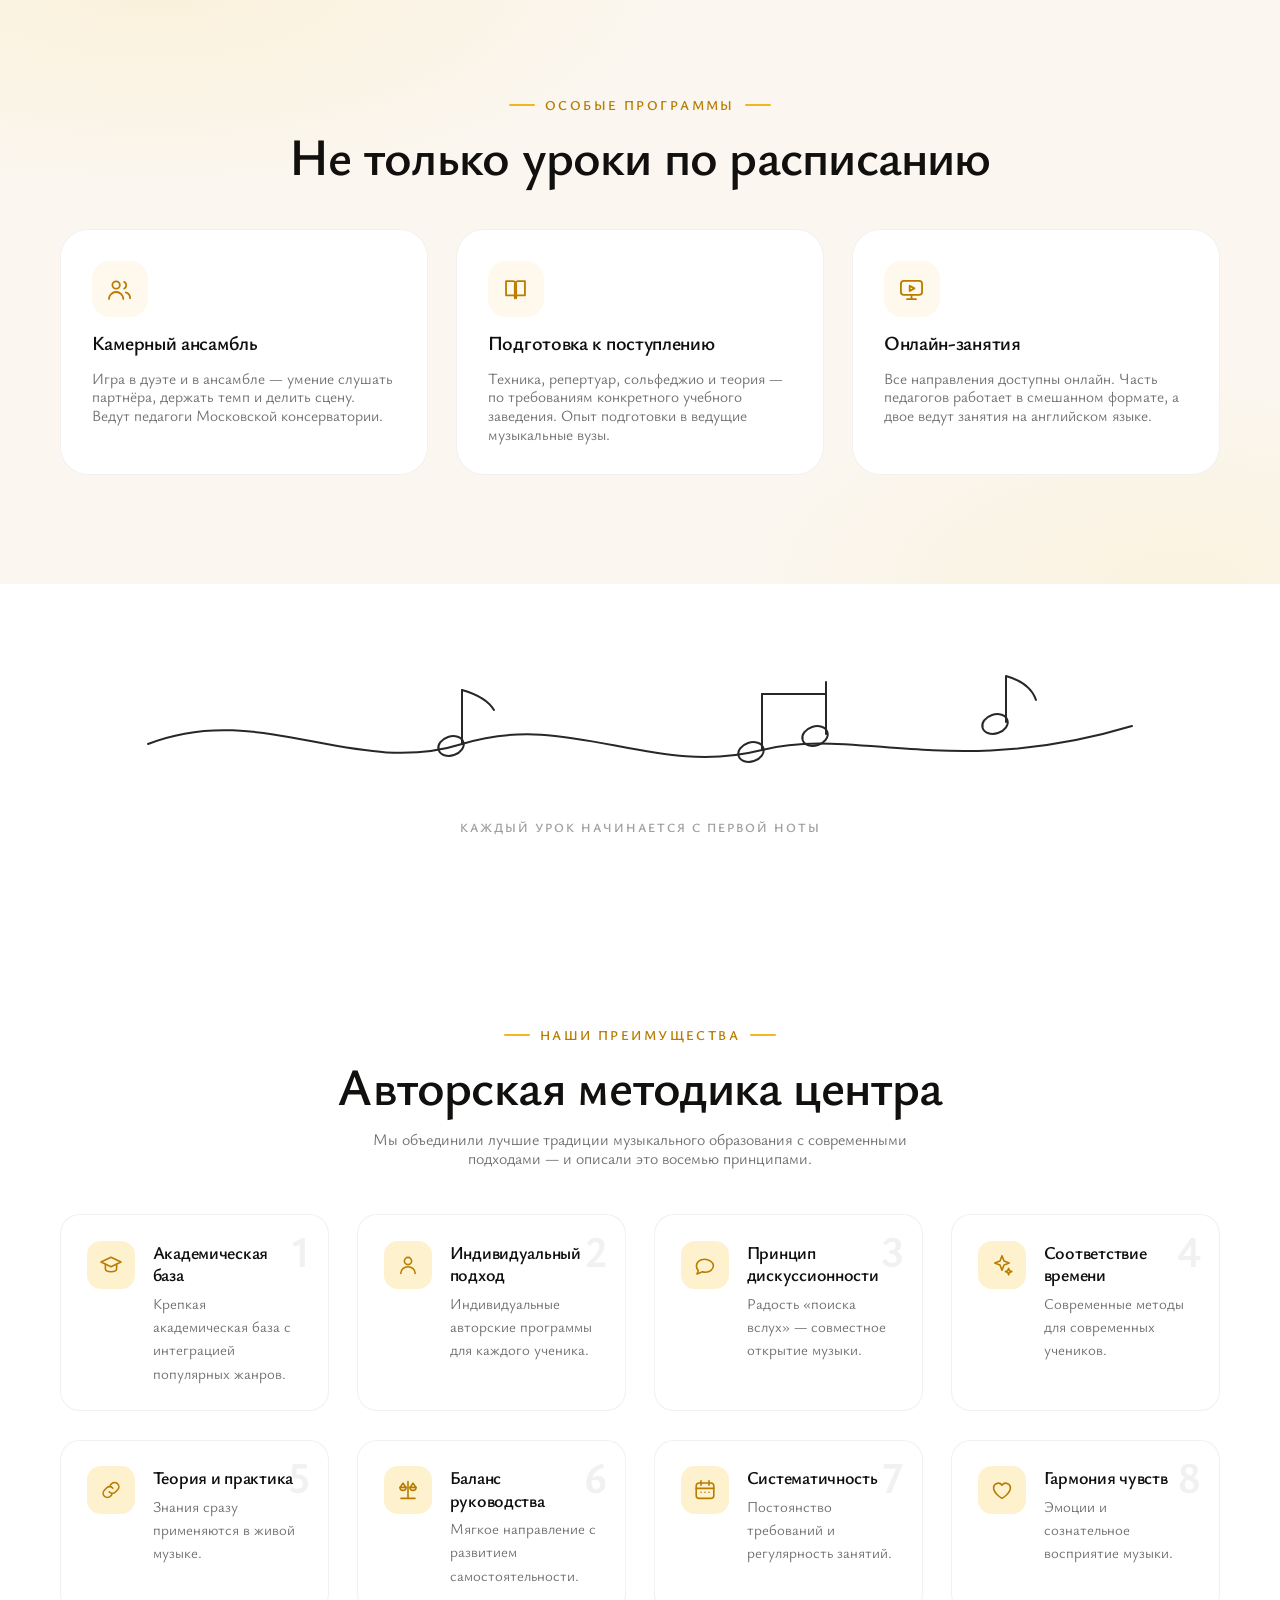
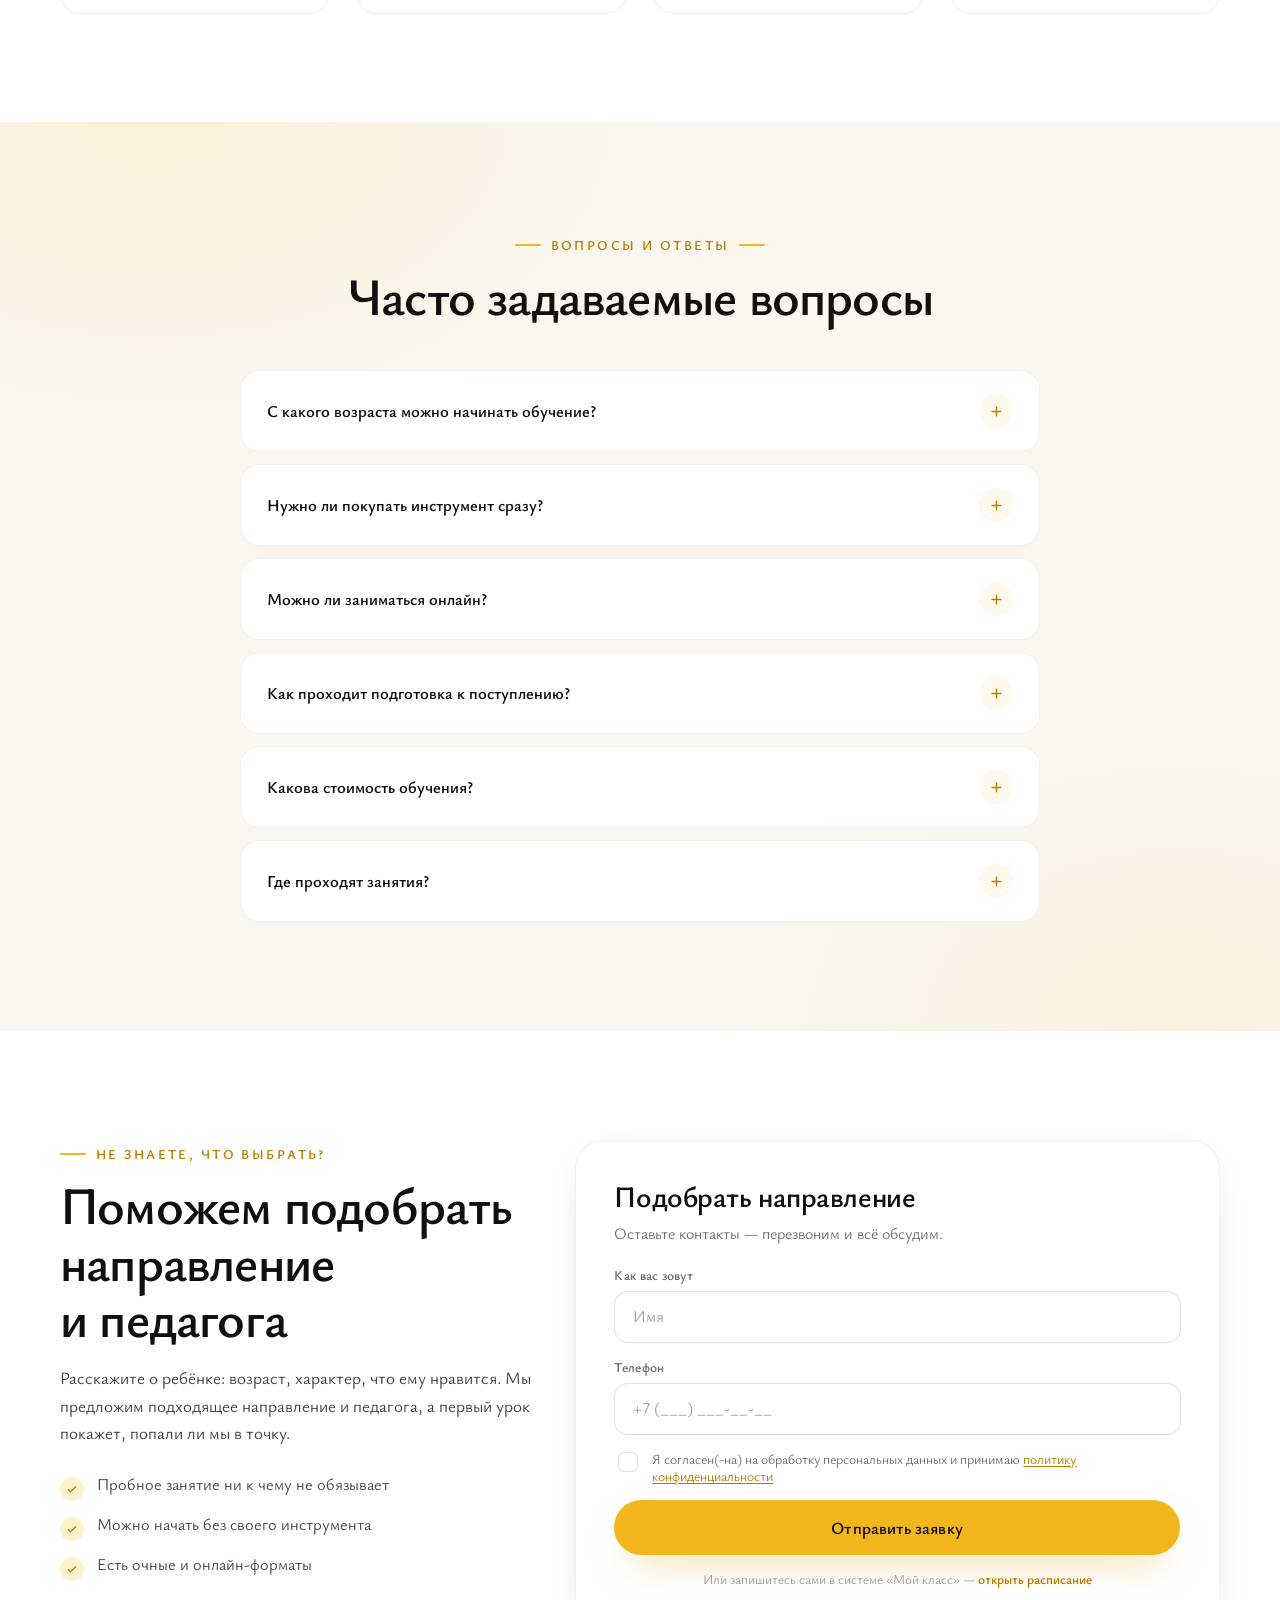
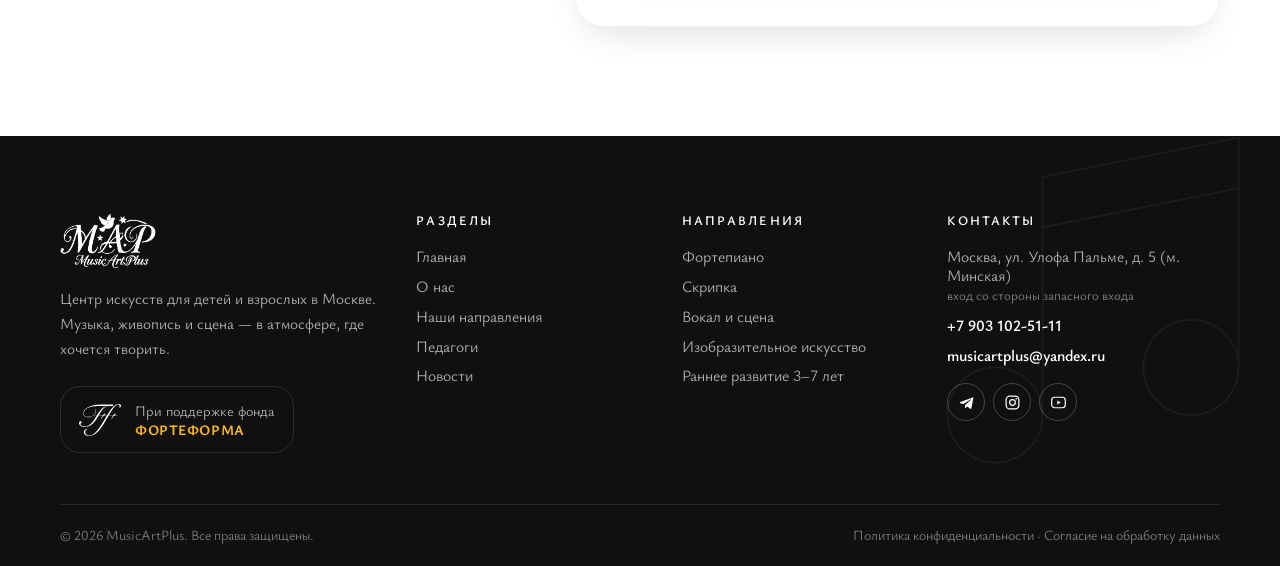
<file: directions.html>
<!DOCTYPE html>
<html lang="ru" class="no-js">
<head>
<script>document.documentElement.className="js"</script>
<meta charset="utf-8">
<meta name="viewport" content="width=device-width, initial-scale=1">
<title>Наши направления — музыка, вокал, сцена и живопись | MusicArtPlus</title>
<meta name="description" content="Направления обучения в MusicArtPlus: фортепиано, скрипка, труба, вокал, актёрское мастерство, живопись, сольфеджио и раннее музыкальное развитие с 3 лет.">
<meta name="theme-color" content="#F3B71E">
<link rel="icon" href="assets/img/ui/favicon.png" type="image/png">
<link rel="apple-touch-icon" href="assets/img/ui/favicon.png">
<meta property="og:type" content="website">
<meta property="og:title" content="Наши направления — музыка, вокал, сцена и живопись | MusicArtPlus">
<meta property="og:description" content="Направления обучения в MusicArtPlus: фортепиано, скрипка, труба, вокал, актёрское мастерство, живопись, сольфеджио и раннее музыкальное развитие с 3 лет.">
<meta property="og:image" content="assets/img/ui/logo-color.png">
<meta property="og:locale" content="ru_RU">
<link rel="preconnect" href="https://fonts.googleapis.com">
<link rel="preconnect" href="https://fonts.gstatic.com" crossorigin>
<link href="https://fonts.googleapis.com/css2?family=Ysabeau:ital,wght@0,300..800;1,300..600&family=Ysabeau+SC:wght@500;600;700&display=swap" rel="stylesheet">
<link rel="stylesheet" href="assets/css/style.css">
</head>
<body data-page="directions" data-hero="dark">
<div class="preloader" aria-hidden="true">
  <img src="assets/img/ui/logo-color.png" alt="">
  <span class="preloader__bar"></span>
</div>

<header class="header">
  <div class="container header__inner">
    <a class="logo" href="index.html" aria-label="MusicArtPlus — на главную">
      <img class="logo__dark" src="assets/img/ui/logo-color.png" alt="MusicArtPlus — центр искусств" width="176" height="103">
      <img class="logo__light" src="assets/img/ui/logo-white.png" alt="" aria-hidden="true" width="176" height="103">
    </a>
    <nav class="nav" aria-label="Основная навигация"><a class="nav__link" data-nav="home" href="index.html">Главная</a><a class="nav__link" data-nav="about" href="about.html">О нас</a><a class="nav__link" data-nav="directions" href="directions.html">Наши направления</a><a class="nav__link" data-nav="teachers" href="teachers.html">Педагоги</a><a class="nav__link" data-nav="news" href="news.html">Новости</a></nav>
    <div class="header__side">
      <a class="header__phone" href="tel:+79031025111">+7 903 102-51-11</a>
      <div class="socials "><a href="https://t.me/MusicArtPlus" target="_blank" rel="noopener" aria-label="Telegram"><svg viewBox="0 0 24 24" fill="currentColor" aria-hidden="true"><path d="M21.9 4.3 19 20.1c-.2 1-.8 1.2-1.6.8l-4.5-3.3-2.2 2.1c-.25.25-.45.45-.92.45l.33-4.66 8.3-7.5c.36-.32-.08-.5-.56-.18l-10.26 6.46-4.42-1.38c-.96-.3-.98-.96.2-1.42l17.28-6.66c.8-.3 1.5.18 1.24 1.5z"/></svg></a><a href="https://www.instagram.com/music_art_plus" target="_blank" rel="noopener" aria-label="Instagram"><svg viewBox="0 0 24 24" fill="none" stroke="currentColor" stroke-width="1.7" aria-hidden="true"><rect x="3" y="3" width="18" height="18" rx="5.2"/><circle cx="12" cy="12" r="4"/><circle cx="17.3" cy="6.7" r="1.15" fill="currentColor" stroke="none"/></svg></a><a href="https://rutube.ru/channel/76411207" target="_blank" rel="noopener" aria-label="Rutube"><svg viewBox="0 0 24 24" fill="none" stroke="currentColor" stroke-width="1.7" aria-hidden="true"><rect x="2.4" y="4.6" width="19.2" height="14.8" rx="4.2"/><path d="M10.2 9.1 15.4 12l-5.2 2.9z" fill="currentColor" stroke="none"/></svg></a></div>
      <a class="btn btn--gold btn--sm" data-crm="true" href="#">Записаться</a>
      <button class="burger" type="button" aria-label="Открыть меню" aria-expanded="false" aria-controls="mobile-menu">
        <span></span><span></span><span></span>
      </button>
    </div>
  </div>
</header>

<div class="mobile-menu" id="mobile-menu">
  <nav class="mobile-menu__nav" aria-label="Мобильная навигация"><a data-nav="home" href="index.html">Главная<svg viewBox="0 0 24 24" fill="none" stroke="currentColor" stroke-width="2" stroke-linecap="round" stroke-linejoin="round" aria-hidden="true"><path d="M5 12h14M13 6l6 6-6 6"/></svg></a><a data-nav="about" href="about.html">О нас<svg viewBox="0 0 24 24" fill="none" stroke="currentColor" stroke-width="2" stroke-linecap="round" stroke-linejoin="round" aria-hidden="true"><path d="M5 12h14M13 6l6 6-6 6"/></svg></a><a data-nav="directions" href="directions.html">Наши направления<svg viewBox="0 0 24 24" fill="none" stroke="currentColor" stroke-width="2" stroke-linecap="round" stroke-linejoin="round" aria-hidden="true"><path d="M5 12h14M13 6l6 6-6 6"/></svg></a><a data-nav="teachers" href="teachers.html">Педагоги<svg viewBox="0 0 24 24" fill="none" stroke="currentColor" stroke-width="2" stroke-linecap="round" stroke-linejoin="round" aria-hidden="true"><path d="M5 12h14M13 6l6 6-6 6"/></svg></a><a data-nav="news" href="news.html">Новости<svg viewBox="0 0 24 24" fill="none" stroke="currentColor" stroke-width="2" stroke-linecap="round" stroke-linejoin="round" aria-hidden="true"><path d="M5 12h14M13 6l6 6-6 6"/></svg></a></nav>
  <div class="mobile-menu__foot">
    <a class="btn btn--gold btn--block" data-crm="true" href="#">Записаться на пробный урок</a>
    <a class="header__phone" href="tel:+79031025111" style="font-size:22px;display:block">+7 903 102-51-11</a>
    <p class="muted" style="font-size:15px">Москва, ул. Улофа Пальме, д. 5 (м. Минская)</p>
    <div class="socials "><a href="https://t.me/MusicArtPlus" target="_blank" rel="noopener" aria-label="Telegram"><svg viewBox="0 0 24 24" fill="currentColor" aria-hidden="true"><path d="M21.9 4.3 19 20.1c-.2 1-.8 1.2-1.6.8l-4.5-3.3-2.2 2.1c-.25.25-.45.45-.92.45l.33-4.66 8.3-7.5c.36-.32-.08-.5-.56-.18l-10.26 6.46-4.42-1.38c-.96-.3-.98-.96.2-1.42l17.28-6.66c.8-.3 1.5.18 1.24 1.5z"/></svg></a><a href="https://www.instagram.com/music_art_plus" target="_blank" rel="noopener" aria-label="Instagram"><svg viewBox="0 0 24 24" fill="none" stroke="currentColor" stroke-width="1.7" aria-hidden="true"><rect x="3" y="3" width="18" height="18" rx="5.2"/><circle cx="12" cy="12" r="4"/><circle cx="17.3" cy="6.7" r="1.15" fill="currentColor" stroke="none"/></svg></a><a href="https://rutube.ru/channel/76411207" target="_blank" rel="noopener" aria-label="Rutube"><svg viewBox="0 0 24 24" fill="none" stroke="currentColor" stroke-width="1.7" aria-hidden="true"><rect x="2.4" y="4.6" width="19.2" height="14.8" rx="4.2"/><path d="M10.2 9.1 15.4 12l-5.2 2.9z" fill="currentColor" stroke="none"/></svg></a></div>
  </div>
</div>
<main><section class="page-hero page-hero--photo"><div class="page-hero__bg"><img src="assets/img/gallery/g02.jpg" alt="" loading="eager"></div><div class="container"><div class="page-hero__inner"><nav class="crumbs" aria-label="Хлебные крошки"><a href="index.html">Главная</a><svg viewBox="0 0 24 24" fill="none" stroke="currentColor" stroke-width="2" stroke-linecap="round" stroke-linejoin="round" aria-hidden="true"><path d="M5 12h14M13 6l6 6-6 6"/></svg><span>Наши направления</span></nav><h1>Восемь путей к искусству</h1><p>Инструменты, вокал, сцена и живопись. Можно выбрать одно направление или собрать своё сочетание — программа подстроится под ребёнка.</p></div></div></section>

<section class="section">
  <div class="container">
    <div class="grid g-4"><article class="dir-tile reveal" id="dir-piano" data-delay="0"><span class="dir-tile__ico"><svg viewBox="0 0 24 24"><rect x="2.6" y="4.4" width="18.8" height="15.2" rx="2.6"/><path d="M9 4.4v9M15 4.4v9M2.6 13.4h18.8"/></svg></span><span class="chip">5+ лет</span><h3>Фортепиано</h3><p>Классическая фортепианная школа: постановка руки, звук, работа над репертуаром. От первых пьес до конкурсных программ и поступления.</p><div class="dir-tile__meta"><span>Формат: <b>Индивидуально</b></span><span>Урок: <b>45–60 мин</b></span></div><div style="margin-top:16px"><a class="btn btn--gold btn--sm" data-crm="true" data-crm-subject="Фортепиано" href="#">Записаться</a></div></article><article class="dir-tile reveal" id="dir-violin" data-delay="1"><span class="dir-tile__ico"><svg viewBox="0 0 24 24"><path d="M12 8.8c-2.6 0-3.9 1.3-3.9 2.9 0 1.2 1.4 1.8 1.4 3 0 1.2-2 1.9-2 3.8 0 2 2 3.4 4.5 3.4s4.5-1.4 4.5-3.4c0-1.9-2-2.6-2-3.8 0-1.2 1.4-1.8 1.4-3 0-1.6-1.3-2.9-3.9-2.9z"/><path d="M12 8.8V4.4"/><path d="M12 4.4c0-1.2 1.7-1.5 2-.3.3 1.1-1 1.7-1.7 1.1"/><path d="M10.2 16.3v2.2M13.8 16.3v2.2"/></svg></span><span class="chip">5+ лет</span><h3>Скрипка</h3><p>Постановка рук и смычка, интонация, первые ансамбли. Занятия строятся на игре — малышам не бывает скучно.</p><div class="dir-tile__meta"><span>Формат: <b>Индивидуально</b></span><span>Урок: <b>30–45 мин</b></span></div><div style="margin-top:16px"><a class="btn btn--gold btn--sm" data-crm="true" data-crm-subject="Скрипка" href="#">Записаться</a></div></article><article class="dir-tile reveal" id="dir-trumpet" data-delay="2"><span class="dir-tile__ico"><svg viewBox="0 0 24 24"><circle cx="2.8" cy="14.4" r="1.3"/><path d="M4.1 14.4h8.8"/><path d="M12.9 14.4c1.7-3.1 4.4-5 8-5.8v11.6c-3.6-.8-6.3-2.7-8-5.8z"/><path d="M6.9 14.4V9.8M9.3 14.4V9.8M11.7 14.4V9.8"/></svg></span><span class="chip">8+ лет</span><h3>Труба и духовые</h3><p>Дыхание, звукоизвлечение, оркестровые трудности и камерный ансамбль с педагогом международного уровня.</p><div class="dir-tile__meta"><span>Формат: <b>Индивидуально</b></span><span>Урок: <b>45–60 мин</b></span></div><div style="margin-top:16px"><a class="btn btn--gold btn--sm" data-crm="true" data-crm-subject="Труба и духовые" href="#">Записаться</a></div></article><article class="dir-tile reveal" id="dir-vocal" data-delay="3"><span class="dir-tile__ico"><svg viewBox="0 0 24 24"><rect x="9" y="2.8" width="6" height="11" rx="3"/><path d="M5.6 11.4a6.4 6.4 0 0012.8 0M12 17.8v3.4M8.6 21.2h6.8"/></svg></span><span class="chip">6+ лет</span><h3>Вокал и сценическая речь</h3><p>Постановка голоса, дыхание, дикция и работа с микрофоном. Академический и эстрадный репертуар.</p><div class="dir-tile__meta"><span>Формат: <b>Индивидуально / группа</b></span><span>Урок: <b>45 мин</b></span></div><div style="margin-top:16px"><a class="btn btn--gold btn--sm" data-crm="true" data-crm-subject="Вокал и сценическая речь" href="#">Записаться</a></div></article><article class="dir-tile reveal" id="dir-acting" data-delay="0"><span class="dir-tile__ico"><svg viewBox="0 0 24 24"><path d="M3.6 5.2h9.2v5.6a4.6 4.6 0 01-9.2 0z"/><path d="M11.4 5.2h9v5.6a4.6 4.6 0 01-6 4.4"/><path d="M6.4 8h.01M10 8h.01"/></svg></span><span class="chip">6+ лет</span><h3>Актёрское мастерство</h3><p>Раскрепощение, внимание, сценическое движение и работа с текстом. Помогает и на сцене, и в жизни.</p><div class="dir-tile__meta"><span>Формат: <b>Группа</b></span><span>Урок: <b>60 мин</b></span></div><div style="margin-top:16px"><a class="btn btn--gold btn--sm" data-crm="true" data-crm-subject="Актёрское мастерство" href="#">Записаться</a></div></article><article class="dir-tile reveal" id="dir-art" data-delay="1"><span class="dir-tile__ico"><svg viewBox="0 0 24 24"><path d="M12 3a9 9 0 100 18c1.2 0 1.9-1 1.5-2-.4-1.2.4-2.2 1.7-2.2h1.6a4.2 4.2 0 004.2-4.2C21 7.3 16.8 3 12 3z"/><circle cx="7.6" cy="11.4" r="1"/><circle cx="10.6" cy="7.6" r="1"/><circle cx="15.2" cy="8.4" r="1"/></svg></span><span class="chip">5+ лет</span><h3>Изобразительное искусство</h3><p>Рисунок, живопись, композиция и работа с разными материалами на художественном отделении центра.</p><div class="dir-tile__meta"><span>Формат: <b>Группа</b></span><span>Урок: <b>60–90 мин</b></span></div><div style="margin-top:16px"><a class="btn btn--gold btn--sm" data-crm="true" data-crm-subject="Изобразительное искусство" href="#">Записаться</a></div></article><article class="dir-tile reveal" id="dir-theory" data-delay="2"><span class="dir-tile__ico"><svg viewBox="0 0 24 24"><circle cx="6.6" cy="17.4" r="2.9"/><circle cx="17.6" cy="15" r="2.9"/><path d="M9.5 17.4V6.2l11-2.2V15"/></svg></span><span class="chip">6+ лет</span><h3>Сольфеджио и теория музыки</h3><p>Слух, ритм, музыкальная грамота и история музыки. Тот фундамент, без которого инструмент остаётся набором нот.</p><div class="dir-tile__meta"><span>Формат: <b>Группа / индивидуально</b></span><span>Урок: <b>45 мин</b></span></div><div style="margin-top:16px"><a class="btn btn--gold btn--sm" data-crm="true" data-crm-subject="Сольфеджио и теория музыки" href="#">Записаться</a></div></article><article class="dir-tile reveal" id="dir-early" data-delay="3"><span class="dir-tile__ico"><svg viewBox="0 0 24 24"><circle cx="12" cy="7.2" r="3.3"/><path d="M5 20.6c0-3.7 3.1-6.6 7-6.6s7 2.9 7 6.6"/><path d="M18.6 3.4l.7 1.6 1.7.2-1.3 1.2.4 1.7-1.5-.9-1.5.9.4-1.7-1.3-1.2 1.7-.2z"/></svg></span><span class="chip">3–7 лет</span><h3>Раннее музыкальное развитие</h3><p>Ритмика, слушание, игры со звуком и знакомство с инструментами. Мягкий вход в музыку для самых маленьких.</p><div class="dir-tile__meta"><span>Формат: <b>Мини-группа</b></span><span>Урок: <b>30–40 мин</b></span></div><div style="margin-top:16px"><a class="btn btn--gold btn--sm" data-crm="true" data-crm-subject="Раннее музыкальное развитие" href="#">Записаться</a></div></article></div>
  </div>
</section>

<section class="section section--cream">
  <div class="container">
    <div class="sec-head sec-head--center">
      <div class="sec-head__text">
        <span class="eyebrow">Особые программы</span>
        <h2 class="h2">Не только уроки по расписанию</h2>
      </div>
    </div>
    <div class="grid g-3"><article class="dir-tile reveal" data-delay="0"><span class="dir-tile__ico"><svg viewBox="0 0 24 24"><circle cx="9" cy="8" r="3.3"/><path d="M2.6 20.4c0-3.4 2.9-6.2 6.4-6.2s6.4 2.8 6.4 6.2"/><path d="M16.2 5.2a3.3 3.3 0 010 5.9M17.6 14.6c2.3.7 3.8 2.7 3.8 5.1"/></svg></span><h3>Камерный ансамбль</h3><p>Игра в дуэте и в ансамбле — умение слушать партнёра, держать темп и делить сцену. Ведут педагоги Московской консерватории.</p></article><article class="dir-tile reveal" data-delay="1"><span class="dir-tile__ico"><svg viewBox="0 0 24 24"><path d="M3.6 4.6h5.8a3.2 3.2 0 013.2 3.2v12a2.6 2.6 0 00-2.6-2.6H3.6z"/><path d="M20.4 4.6h-5.8a3.2 3.2 0 00-3.2 3.2v12a2.6 2.6 0 012.6-2.6h6.4z"/></svg></span><h3>Подготовка к поступлению</h3><p>Техника, репертуар, сольфеджио и теория — по требованиям конкретного учебного заведения. Опыт подготовки в ведущие музыкальные вузы.</p></article><article class="dir-tile reveal" data-delay="2"><span class="dir-tile__ico"><svg viewBox="0 0 24 24"><rect x="2.6" y="4.4" width="18.8" height="12.4" rx="2.6"/><path d="M8 20.6h8M12 16.8v3.8"/><path d="M10.4 8.6l4.2 2.4-4.2 2.4z"/></svg></span><h3>Онлайн-занятия</h3><p>Все направления доступны онлайн. Часть педагогов работает в смешанном формате, а двое ведут занятия на английском языке.</p></article></div>
  </div>
</section>


<div class="interlude">
  <div class="interlude__line draw draw--slow" aria-hidden="true">
    <svg viewBox="0 0 1000 140" preserveAspectRatio="xMidYMid meet">
      <path d="M8 84C120 40 214 118 322 84c108-34 190 34 300 6 92-24 190 30 370-24"/>
      <path d="M322 84V30"/>
      <ellipse cx="311" cy="86" rx="13" ry="9.5" transform="rotate(-18 311 86)"/>
      <path d="M322 30c14 4 26 10 32 20"/>
      <path d="M622 90V34"/>
      <ellipse cx="611" cy="92" rx="13" ry="9.5" transform="rotate(-18 611 92)"/>
      <path d="M686 74V22"/>
      <ellipse cx="675" cy="76" rx="13" ry="9.5" transform="rotate(-18 675 76)"/>
      <path d="M622 34h64"/>
      <path d="M866 62V16c14 4 26 12 30 24"/>
      <ellipse cx="855" cy="64" rx="13" ry="9.5" transform="rotate(-18 855 64)"/>
    </svg>
  </div>
  <p class="interlude__caption">каждый урок начинается с первой ноты</p>
</div>


<section class="section">
  <div class="container">
    <div class="sec-head sec-head--center">
      <div class="sec-head__text">
        <span class="eyebrow">Наши преимущества</span>
        <h2 class="h2">Авторская методика центра</h2>
        <p class="sec-head__desc">Мы объединили лучшие традиции музыкального образования с современными подходами — и описали это восемью принципами.</p>
      </div>
    </div>
    <div class="grid g-4"><article class="adv reveal" data-delay="0" style="position:relative"><span class="adv__num" aria-hidden="true">1</span><span class="adv__ico"><svg viewBox="0 0 24 24"><path d="M12 4.2 22 9l-10 4.8L2 9z"/><path d="M6.4 11.2v4.6c0 1.7 2.5 3 5.6 3s5.6-1.3 5.6-3v-4.6"/></svg></span><div><h4>Академическая база</h4><p>Крепкая академическая база с интеграцией популярных жанров.</p></div></article><article class="adv reveal" data-delay="1" style="position:relative"><span class="adv__num" aria-hidden="true">2</span><span class="adv__ico"><svg viewBox="0 0 24 24"><circle cx="12" cy="8" r="3.6"/><path d="M4.8 20.4c0-3.7 3.2-6.6 7.2-6.6s7.2 2.9 7.2 6.6"/></svg></span><div><h4>Индивидуальный подход</h4><p>Индивидуальные авторские программы для каждого ученика.</p></div></article><article class="adv reveal" data-delay="2" style="position:relative"><span class="adv__num" aria-hidden="true">3</span><span class="adv__ico"><svg viewBox="0 0 24 24"><path d="M20.4 12.6c0 3.7-3.6 6.7-8 6.7-1 0-2-.15-2.9-.43L4 21l1.3-3.5c-1.2-1.2-1.9-2.8-1.9-4.6 0-3.7 3.6-6.7 8-6.7s9 3 9 6.4z"/></svg></span><div><h4>Принцип дискуссионности</h4><p>Радость «поиска вслух» — совместное открытие музыки.</p></div></article><article class="adv reveal" data-delay="3" style="position:relative"><span class="adv__num" aria-hidden="true">4</span><span class="adv__ico"><svg viewBox="0 0 24 24"><path d="M12 2.8l2 5.2 5.2 2-5.2 2-2 5.2-2-5.2-5.2-2 5.2-2z"/><path d="M18.6 15.4l.9 2.3 2.3.9-2.3.9-.9 2.3-.9-2.3-2.3-.9 2.3-.9z"/></svg></span><div><h4>Соответствие времени</h4><p>Современные методы для современных учеников.</p></div></article><article class="adv reveal" data-delay="0" style="position:relative"><span class="adv__num" aria-hidden="true">5</span><span class="adv__ico"><svg viewBox="0 0 24 24"><path d="M10.2 13.8a4 4 0 006 .4l2.4-2.4a4.2 4.2 0 00-6-6l-1.3 1.3"/><path d="M13.8 10.2a4 4 0 00-6-.4L5.4 12.2a4.2 4.2 0 006 6l1.3-1.3"/></svg></span><div><h4>Теория и практика</h4><p>Знания сразу применяются в живой музыке.</p></div></article><article class="adv reveal" data-delay="1" style="position:relative"><span class="adv__num" aria-hidden="true">6</span><span class="adv__ico"><svg viewBox="0 0 24 24"><path d="M12 3.6v16.8M5 20.4h14"/><path d="M4 9.4h6l-3-4.2zM14 9.4h6l-3-4.2z"/><path d="M4 9.4a3 3 0 006 0M14 9.4a3 3 0 006 0"/></svg></span><div><h4>Баланс руководства</h4><p>Мягкое направление с развитием самостоятельности.</p></div></article><article class="adv reveal" data-delay="2" style="position:relative"><span class="adv__num" aria-hidden="true">7</span><span class="adv__ico"><svg viewBox="0 0 24 24"><rect x="3.2" y="5" width="17.6" height="15.4" rx="3"/><path d="M8 2.8v4.4M16 2.8v4.4M3.2 10.4h17.6"/><path d="M8 14.2h.01M12 14.2h.01M16 14.2h.01"/></svg></span><div><h4>Систематичность</h4><p>Постоянство требований и регулярность занятий.</p></div></article><article class="adv reveal" data-delay="3" style="position:relative"><span class="adv__num" aria-hidden="true">8</span><span class="adv__ico"><svg viewBox="0 0 24 24"><path d="M12 20.4S3.6 15.6 3.6 9.8a4.6 4.6 0 018.4-2.6 4.6 4.6 0 018.4 2.6c0 5.8-8.4 10.6-8.4 10.6z"/></svg></span><div><h4>Гармония чувств</h4><p>Эмоции и сознательное восприятие музыки.</p></div></article></div>
  </div>
</section>

<section class="section section--cream">
  <div class="container container--narrow">
    <div class="sec-head sec-head--center">
      <div class="sec-head__text">
        <span class="eyebrow">Вопросы и ответы</span>
        <h2 class="h2">Часто задаваемые вопросы</h2>
      </div>
    </div>
    <div class="faq"><div class="faq__item reveal" data-delay="0"><button class="faq__q" type="button" aria-expanded="false"><span>С какого возраста можно начинать обучение?</span><span class="faq__ico"><svg viewBox="0 0 24 24" aria-hidden="true"><path d="M12 5v14M5 12h14"/></svg></span></button><div class="faq__a"><div>Мы принимаем детей от 3 лет на индивидуальное обучение и программы раннего музыкального развития. Индивидуальные занятия на инструментах рекомендуется начинать с 5–6 лет, когда ребёнок готов к более серьёзному обучению.</div></div></div><div class="faq__item reveal" data-delay="1"><button class="faq__q" type="button" aria-expanded="false"><span>Нужно ли покупать инструмент сразу?</span><span class="faq__ico"><svg viewBox="0 0 24 24" aria-hidden="true"><path d="M12 5v14M5 12h14"/></svg></span></button><div class="faq__a"><div>Нет, не обязательно. На первых занятиях можно заниматься на инструментах центра. После пробного периода мы поможем подобрать подходящий инструмент с учётом бюджета и потребностей.</div></div></div><div class="faq__item reveal" data-delay="2"><button class="faq__q" type="button" aria-expanded="false"><span>Можно ли заниматься онлайн?</span><span class="faq__ico"><svg viewBox="0 0 24 24" aria-hidden="true"><path d="M12 5v14M5 12h14"/></svg></span></button><div class="faq__a"><div>Да, мы предлагаем онлайн-занятия по всем направлениям. Некоторые преподаватели работают в смешанном формате.</div></div></div><div class="faq__item reveal" data-delay="3"><button class="faq__q" type="button" aria-expanded="false"><span>Как проходит подготовка к поступлению?</span><span class="faq__ico"><svg viewBox="0 0 24 24" aria-hidden="true"><path d="M12 5v14M5 12h14"/></svg></span></button><div class="faq__a"><div>Наши преподаватели имеют опыт подготовки к поступлению в ведущие музыкальные учебные заведения. Программа включает работу над техникой, репертуаром, сольфеджио и теорией музыки в соответствии с требованиями конкретного вуза.</div></div></div><div class="faq__item reveal" data-delay="0"><button class="faq__q" type="button" aria-expanded="false"><span>Какова стоимость обучения?</span><span class="faq__ico"><svg viewBox="0 0 24 24" aria-hidden="true"><path d="M12 5v14M5 12h14"/></svg></span></button><div class="faq__a"><div>Стоимость зависит от преподавателя, формата занятий и продолжительности урока. Мы предлагаем гибкую систему оплаты и разные варианты абонементов. Точную стоимость можно узнать при записи на пробный урок.</div></div></div><div class="faq__item reveal" data-delay="1"><button class="faq__q" type="button" aria-expanded="false"><span>Где проходят занятия?</span><span class="faq__ico"><svg viewBox="0 0 24 24" aria-hidden="true"><path d="M12 5v14M5 12h14"/></svg></span></button><div class="faq__a"><div>Основная площадка находится по адресу: Москва, ул. Улофа Пальме, д. 5 (м. Минская). Это закрытая территория, поэтому необходим предварительный звонок. Также некоторые преподаватели могут проводить занятия на дому.</div></div></div></div>
  </div>
</section>

<section class="section">
  <div class="container">
    <div class="contact-grid">
      <div class="reveal reveal--left">
        <span class="eyebrow">Не знаете, что выбрать?</span>
        <h2 class="h2">Поможем подобрать направление и педагога</h2>
        <p class="lead" style="margin-top:18px">Расскажите о ребёнке: возраст, характер, что ему нравится. Мы предложим подходящее направление и педагога, а первый урок покажет, попали ли мы в точку.</p>
        <ul class="about-list">
          <li><span class="tick"><svg viewBox="0 0 24 24" aria-hidden="true"><path d="M4 12.6l5.2 5.2L20 6.6"/></svg></span><span>Пробное занятие ни к чему не обязывает</span></li>
          <li><span class="tick"><svg viewBox="0 0 24 24" aria-hidden="true"><path d="M4 12.6l5.2 5.2L20 6.6"/></svg></span><span>Можно начать без своего инструмента</span></li>
          <li><span class="tick"><svg viewBox="0 0 24 24" aria-hidden="true"><path d="M4 12.6l5.2 5.2L20 6.6"/></svg></span><span>Есть очные и онлайн-форматы</span></li>
        </ul>
      </div>
      
<div class="form-card reveal reveal--right">
  <h3 class="h3">Подобрать направление</h3>
  <p class="muted" style="margin-top:10px;font-size:16px">Оставьте контакты — перезвоним и всё обсудим.</p>
  <form class="form" data-form id="form-dir" novalidate style="margin-top:24px">
    <div class="field">
      <label for="form-dir-name">Как вас зовут</label>
      <input id="form-dir-name" name="name" type="text" placeholder="Имя" required autocomplete="name">
      <span class="field__err">Пожалуйста, укажите имя</span>
    </div>
    <div class="field">
      <label for="form-dir-tel">Телефон</label>
      <input id="form-dir-tel" name="phone" type="tel" placeholder="+7 (___) ___-__-__" required autocomplete="tel">
      <span class="field__err">Укажите телефон полностью</span>
    </div>
    <label class="check">
      <input type="checkbox" required>
      <span>Я согласен(-на) на обработку персональных данных и принимаю <a href="#">политику конфиденциальности</a></span>
    </label>
    <button class="btn btn--gold btn--block btn--lg" type="submit" data-label="Отправить заявку">Отправить заявку</button>
    <div class="form__ok" role="status" aria-live="polite">
      <span class="form__ok-ico"><svg viewBox="0 0 24 24" aria-hidden="true"><path d="M4 12.6l5.2 5.2L20 6.6"/></svg></span>
      <span>Спасибо! Заявка принята — мы перезвоним в ближайшее рабочее время.</span>
    </div>
    <p class="form__note">Или запишитесь сами в системе «Мой класс» — <a data-crm="true" href="#" style="color:var(--gold-dark);font-weight:600">открыть расписание</a></p>
  </form>
</div>
    </div>
  </div>
</section>
<section class="section section--cream mk-section" id="raspisanie"><div class="container"><div class="sec-head reveal"><div><span class="eyebrow">ЗАПИСЬ ОНЛАЙН</span><h2 class="h2">Расписание занятий</h2><p class="lead" style="max-width:640px">Актуальные группы и свободное время — напрямую из системы «Мой класс».</p></div></div><div class="mk-widget reveal" data-delay="1"><div id="SiteWidgetMoyklass139193"></div></div></div></section></main>
<footer class="footer">
  <div class="footer__deco" aria-hidden="true">
    <svg viewBox="0 0 300 300"><circle cx="60" cy="230" r="34"/><circle cx="200" cy="196" r="34"/><path d="M94 230V60l140-28v164"/><path d="M94 96l140-28"/></svg>
  </div>
  <div class="container">
    <div class="footer__grid">
      <div>
        <img class="footer__logo" src="assets/img/ui/logo-white.png" alt="MusicArtPlus" width="176" height="103">
        <p>Центр искусств для детей и взрослых в Москве. Музыка, живопись и сцена — в атмосфере, где хочется творить.</p>
        <a class="footer__fund" href="https://forteforma.ru/" target="_blank" rel="noopener">
          <img src="assets/img/ui/forteforma.svg" alt="Фонд ФОРТЕФОРМА" width="45" height="34">
          <span>При поддержке фонда <b>ФОРТЕФОРМА</b></span>
        </a>
      </div>
      <div>
        <h4>Разделы</h4>
        <div class="footer__links">
          <a href="index.html">Главная</a>
          <a href="about.html">О нас</a>
          <a href="directions.html">Наши направления</a>
          <a href="teachers.html">Педагоги</a>
          <a href="news.html">Новости</a>
        </div>
      </div>
      <div>
        <h4>Направления</h4>
        <div class="footer__links">
          <a href="directions.html#dir-piano">Фортепиано</a>
          <a href="directions.html#dir-violin">Скрипка</a>
          <a href="directions.html#dir-vocal">Вокал и сцена</a>
          <a href="directions.html#dir-art">Изобразительное искусство</a>
          <a href="directions.html#dir-early">Раннее развитие 3–7 лет</a>
        </div>
      </div>
      <div>
        <h4>Контакты</h4>
        <div class="footer__contact">
          <span>Москва, ул. Улофа Пальме, д. 5 (м. Минская)<br><small style="opacity:.7">вход со стороны запасного входа</small></span>
          <a href="tel:+79031025111">+7 903 102-51-11</a>
          <a href="mailto:musicartplus@yandex.ru">musicartplus@yandex.ru</a>
        </div>
        <div style="margin-top:18px"><div class="socials socials--footer"><a href="https://t.me/MusicArtPlus" target="_blank" rel="noopener" aria-label="Telegram"><svg viewBox="0 0 24 24" fill="currentColor" aria-hidden="true"><path d="M21.9 4.3 19 20.1c-.2 1-.8 1.2-1.6.8l-4.5-3.3-2.2 2.1c-.25.25-.45.45-.92.45l.33-4.66 8.3-7.5c.36-.32-.08-.5-.56-.18l-10.26 6.46-4.42-1.38c-.96-.3-.98-.96.2-1.42l17.28-6.66c.8-.3 1.5.18 1.24 1.5z"/></svg></a><a href="https://www.instagram.com/music_art_plus" target="_blank" rel="noopener" aria-label="Instagram"><svg viewBox="0 0 24 24" fill="none" stroke="currentColor" stroke-width="1.7" aria-hidden="true"><rect x="3" y="3" width="18" height="18" rx="5.2"/><circle cx="12" cy="12" r="4"/><circle cx="17.3" cy="6.7" r="1.15" fill="currentColor" stroke="none"/></svg></a><a href="https://rutube.ru/channel/76411207" target="_blank" rel="noopener" aria-label="Rutube"><svg viewBox="0 0 24 24" fill="none" stroke="currentColor" stroke-width="1.7" aria-hidden="true"><rect x="2.4" y="4.6" width="19.2" height="14.8" rx="4.2"/><path d="M10.2 9.1 15.4 12l-5.2 2.9z" fill="currentColor" stroke="none"/></svg></a></div></div>
      </div>
    </div>
    <div class="footer__bottom">
      <span>© <span data-year>2026</span> MusicArtPlus. Все права защищены.</span>
      <span><a href="#">Политика конфиденциальности</a> · <a href="#">Согласие на обработку данных</a></span>
    </div>
  </div>
</footer>

<a class="btn btn--gold fab" data-crm="true" href="#">Записаться на пробный урок</a>

<div class="modal" id="booking-modal" role="dialog" aria-modal="true" aria-labelledby="bk-title">
  <div class="modal__backdrop"></div>
  <div class="modal__box modal__box--form">
    <button class="modal__close" type="button" data-close aria-label="Закрыть"><svg viewBox="0 0 24 24" fill="none" stroke="currentColor" stroke-width="2" stroke-linecap="round" aria-hidden="true"><path d="M5 5l14 14M19 5L5 19"/></svg></button>
    <div class="bk">
      <aside class="bk__aside">
        <img src="assets/img/ui/logo-color.png" alt="MusicArtPlus">
        <h4>Первый урок — чтобы просто попробовать</h4>
        <p>Знакомство с педагогом и инструментом. Ни к чему не обязывает.</p>
        <ul class="about-list">
          <li><span class="tick"><svg viewBox="0 0 24 24" aria-hidden="true"><path d="M4 12.6l5.2 5.2L20 6.6"/></svg></span><span>Подберём педагога под возраст и характер</span></li>
          <li><span class="tick"><svg viewBox="0 0 24 24" aria-hidden="true"><path d="M4 12.6l5.2 5.2L20 6.6"/></svg></span><span>Заниматься можно на инструментах центра</span></li>
          <li><span class="tick"><svg viewBox="0 0 24 24" aria-hidden="true"><path d="M4 12.6l5.2 5.2L20 6.6"/></svg></span><span>Очно у метро Минская или онлайн</span></li>
        </ul>
        <div class="bk__phone">
          <span>Или позвоните</span>
          <a href="tel:+79031025111">+7 903 102-51-11</a>
        </div>
      </aside>
      <div class="bk__main">
        <h3 class="bk__title" id="bk-title">Записаться на пробный урок</h3>
        <p class="bk__sub">Заполните два поля — остальное уточним по телефону.</p>

        <div class="bk__ctx" data-bk-ctx>
          <img alt="" data-bk-photo>
          <div><span data-bk-label>Педагог</span><b data-bk-name></b></div>
        </div>

        <form class="form" data-form id="form-booking" novalidate>
          <input type="hidden" name="teacher" data-bk-input>
          <div class="field">
            <label for="bk-name">Как вас зовут</label>
            <input id="bk-name" name="name" type="text" placeholder="Имя" required autocomplete="name">
            <span class="field__err">Пожалуйста, укажите имя</span>
          </div>
          <div class="field">
            <label for="bk-tel">Телефон</label>
            <input id="bk-tel" name="phone" type="tel" placeholder="+7 (___) ___-__-__" required autocomplete="tel">
            <span class="field__err">Укажите телефон полностью</span>
          </div>
          <div class="field">
            <label for="bk-dir">Направление</label>
            <select id="bk-dir" name="direction" data-bk-dir><option value="Фортепиано">Фортепиано</option><option value="Скрипка">Скрипка</option><option value="Труба и духовые">Труба и духовые</option><option value="Вокал и сценическая речь">Вокал и сценическая речь</option><option value="Актёрское мастерство">Актёрское мастерство</option><option value="Изобразительное искусство">Изобразительное искусство</option><option value="Сольфеджио и теория музыки">Сольфеджио и теория музыки</option><option value="Раннее музыкальное развитие (3–7 лет)">Раннее музыкальное развитие (3–7 лет)</option><option value="Подготовка к поступлению">Подготовка к поступлению</option><option value="Ещё не выбрали — подскажите">Ещё не выбрали — подскажите</option></select>
          </div>
          <label class="check">
            <input type="checkbox" required>
            <span>Я согласен(-на) на обработку персональных данных и принимаю <a href="#">политику конфиденциальности</a></span>
          </label>
          <button class="btn btn--gold btn--block btn--lg" type="submit" data-label="Отправить заявку">Отправить заявку</button>
          <div class="form__ok" role="status" aria-live="polite">
            <span class="form__ok-ico"><svg viewBox="0 0 24 24" aria-hidden="true"><path d="M4 12.6l5.2 5.2L20 6.6"/></svg></span>
            <span>Спасибо! Заявка принята — мы перезвоним в ближайшее рабочее время.</span>
          </div>
          <p class="form__note">Или выберите время сами в системе «Мой класс» —
            <a data-bk-crm href="#" target="_blank" rel="noopener" style="color:var(--gold-dark);font-weight:600">открыть расписание</a></p>
        </form>
      </div>
    </div>
  </div>
</div>

<div class="modal" id="teacher-modal" role="dialog" aria-modal="true" aria-label="Карточка педагога">
  <div class="modal__backdrop"></div>
  <div class="modal__box">
    <button class="modal__close" type="button" data-close aria-label="Закрыть"><svg viewBox="0 0 24 24" fill="none" stroke="currentColor" stroke-width="2" stroke-linecap="round" aria-hidden="true"><path d="M5 5l14 14M19 5L5 19"/></svg></button>
    <div data-teacher-slot></div>
  </div>
</div>

<div class="modal" id="video-modal" role="dialog" aria-modal="true" aria-label="Видео">
  <div class="modal__backdrop"></div>
  <div class="modal__box modal__box--video">
    <button class="modal__close" type="button" data-close aria-label="Закрыть"><svg viewBox="0 0 24 24" fill="none" stroke="currentColor" stroke-width="2" stroke-linecap="round" aria-hidden="true"><path d="M5 5l14 14M19 5L5 19"/></svg></button>
    <div class="modal__video"></div>
    <div class="v-foot" style="display:none"></div>
  </div>
</div>

<script src="assets/js/main.js" defer></script>

<!-- MoyKlass widget begin -->
<script src="https://app.moyklass.com/api/site/widget/?id=01pmDhdEhbM62kYtpQgSetFqsRKoHvtpnQf2" type="text/javascript" charset="UTF-8"></script>
<!-- MoyKlass widget end -->
</body>
</html>
</file>
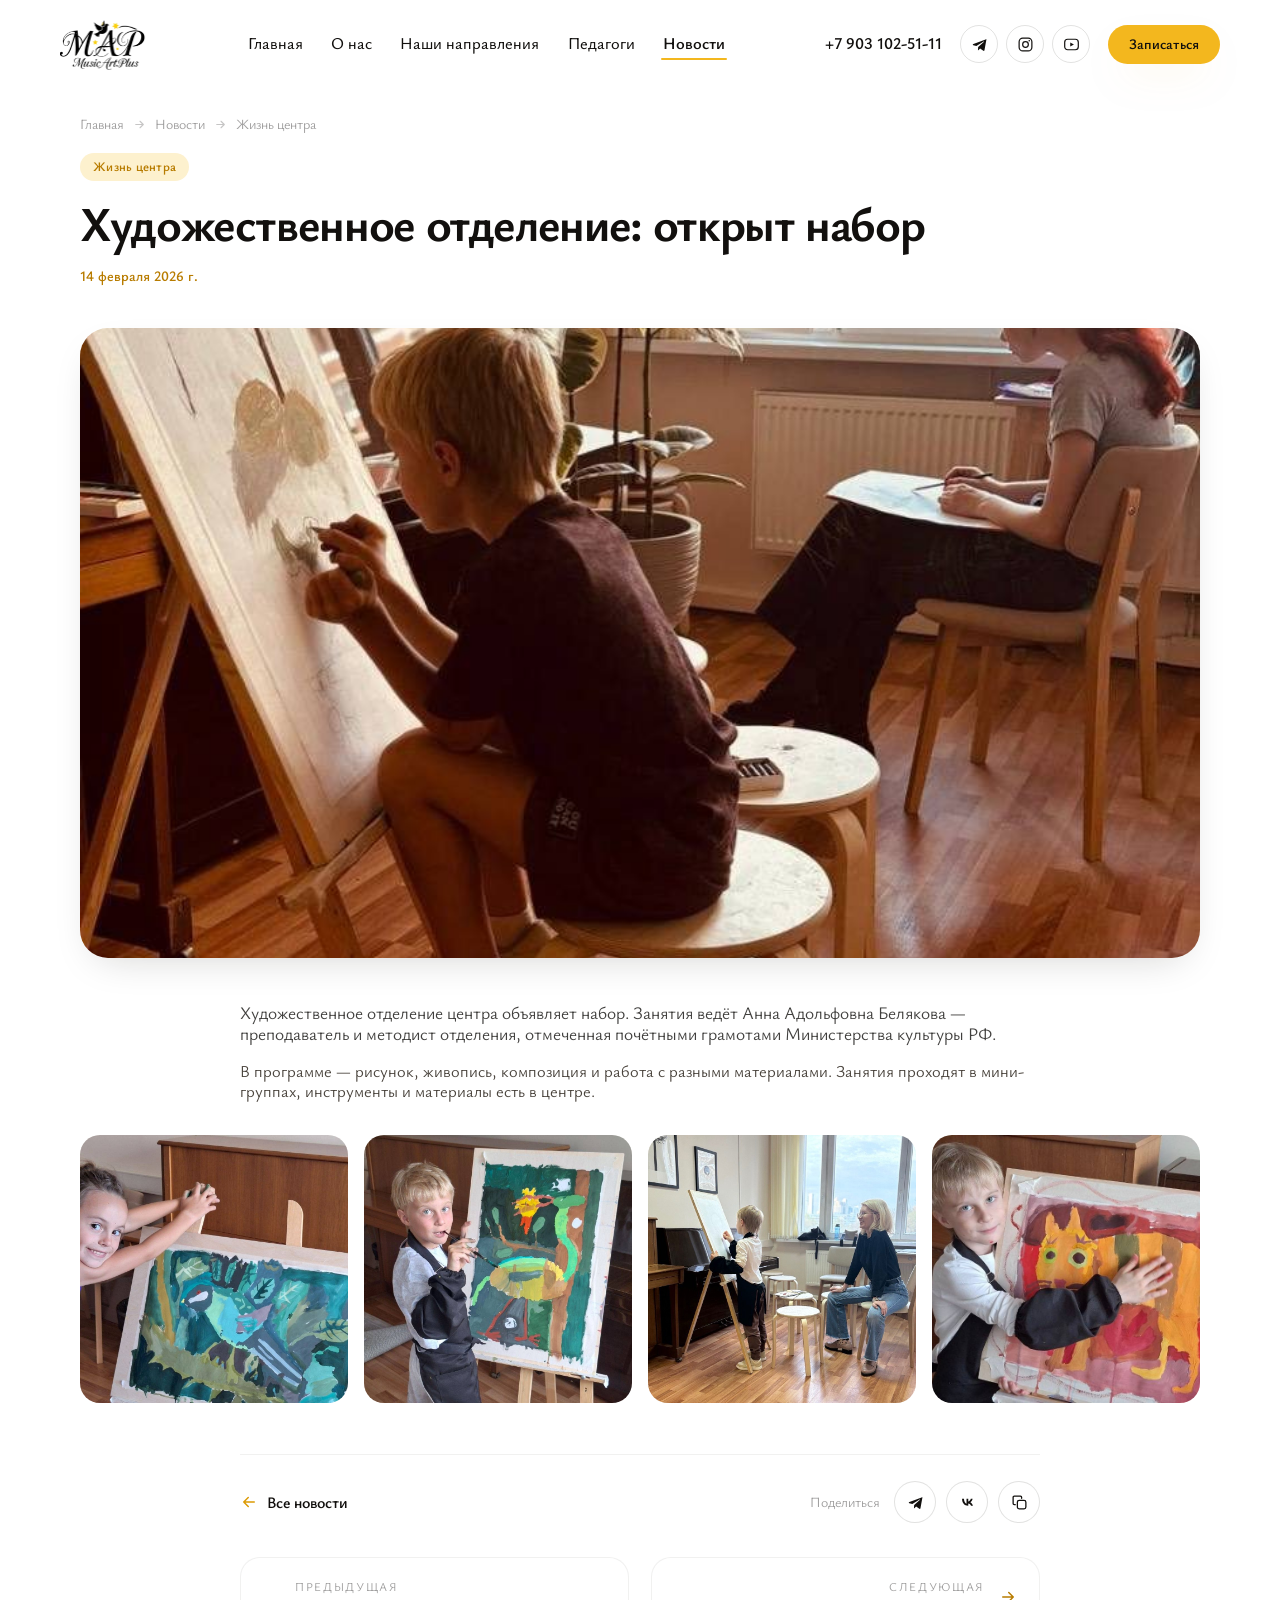
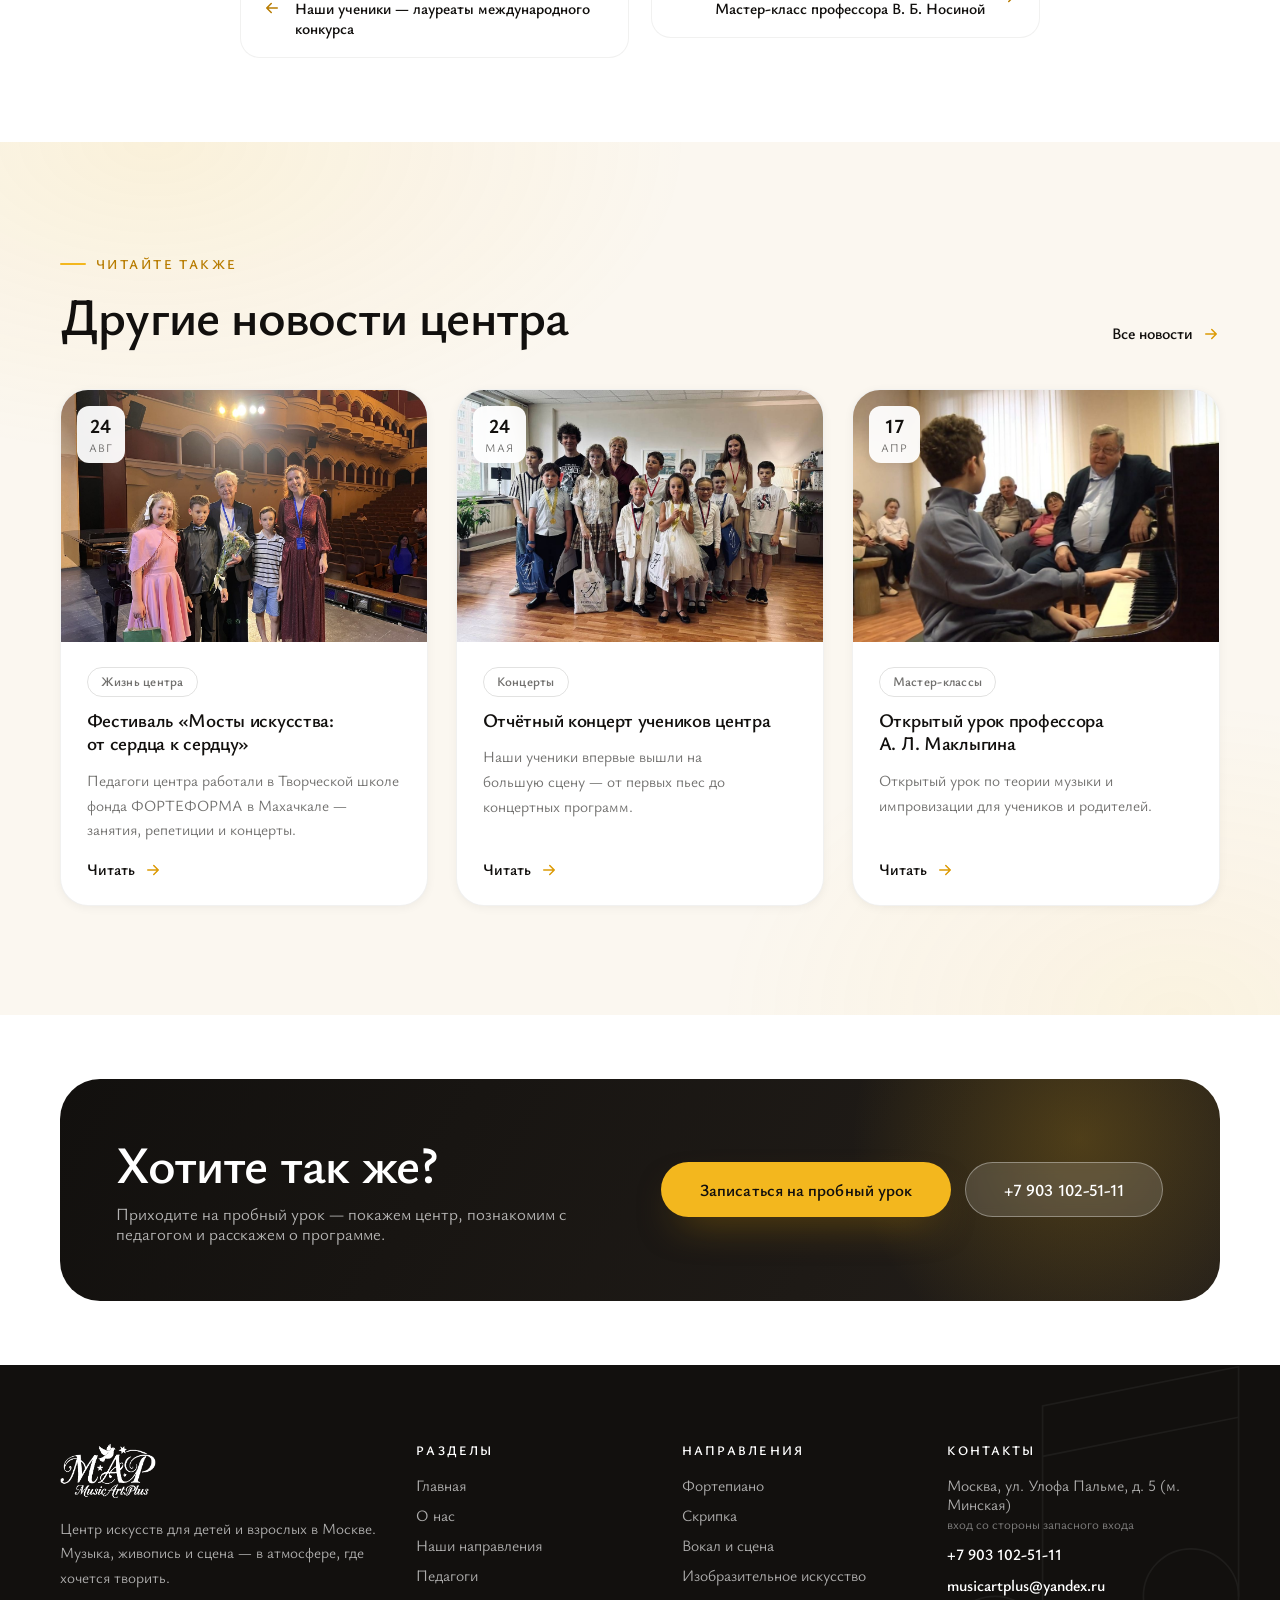
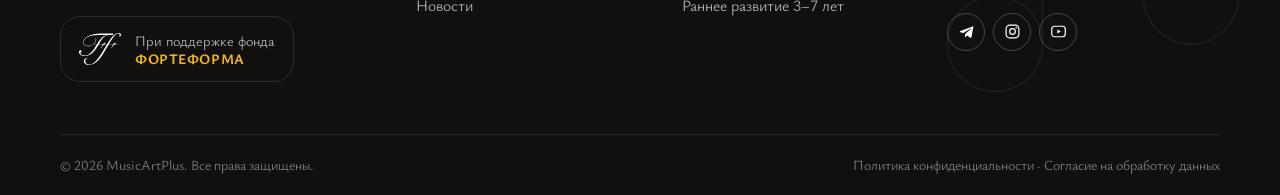
<file: news-art.html>
<!DOCTYPE html>
<html lang="ru" class="no-js">
<head>
<script>document.documentElement.className="js"</script>
<meta charset="utf-8">
<meta name="viewport" content="width=device-width, initial-scale=1">
<title>Художественное отделение: открыт набор — новости MusicArtPlus</title>
<meta name="description" content="Рисунок, живопись и композиция для детей от 5 лет под руководством А. А. Беляковой.">
<meta name="theme-color" content="#F3B71E">
<link rel="icon" href="assets/img/ui/favicon.png" type="image/png">
<link rel="apple-touch-icon" href="assets/img/ui/favicon.png">
<meta property="og:type" content="website">
<meta property="og:title" content="Художественное отделение: открыт набор — новости MusicArtPlus">
<meta property="og:description" content="Рисунок, живопись и композиция для детей от 5 лет под руководством А. А. Беляковой.">
<meta property="og:image" content="assets/img/ui/logo-color.png">
<meta property="og:locale" content="ru_RU">
<link rel="preconnect" href="https://fonts.googleapis.com">
<link rel="preconnect" href="https://fonts.gstatic.com" crossorigin>
<link href="https://fonts.googleapis.com/css2?family=Ysabeau:ital,wght@0,300..800;1,300..600&family=Ysabeau+SC:wght@500;600;700&display=swap" rel="stylesheet">
<link rel="stylesheet" href="assets/css/style.css">
</head>
<body data-page="news" data-hero="light">
<div class="preloader" aria-hidden="true">
  <img src="assets/img/ui/logo-color.png" alt="">
  <span class="preloader__bar"></span>
</div>

<header class="header">
  <div class="container header__inner">
    <a class="logo" href="index.html" aria-label="MusicArtPlus — на главную">
      <img class="logo__dark" src="assets/img/ui/logo-color.png" alt="MusicArtPlus — центр искусств" width="176" height="103">
      <img class="logo__light" src="assets/img/ui/logo-white.png" alt="" aria-hidden="true" width="176" height="103">
    </a>
    <nav class="nav" aria-label="Основная навигация"><a class="nav__link" data-nav="home" href="index.html">Главная</a><a class="nav__link" data-nav="about" href="about.html">О нас</a><a class="nav__link" data-nav="directions" href="directions.html">Наши направления</a><a class="nav__link" data-nav="teachers" href="teachers.html">Педагоги</a><a class="nav__link" data-nav="news" href="news.html">Новости</a></nav>
    <div class="header__side">
      <a class="header__phone" href="tel:+79031025111">+7 903 102-51-11</a>
      <div class="socials "><a href="https://t.me/MusicArtPlus" target="_blank" rel="noopener" aria-label="Telegram"><svg viewBox="0 0 24 24" fill="currentColor" aria-hidden="true"><path d="M21.9 4.3 19 20.1c-.2 1-.8 1.2-1.6.8l-4.5-3.3-2.2 2.1c-.25.25-.45.45-.92.45l.33-4.66 8.3-7.5c.36-.32-.08-.5-.56-.18l-10.26 6.46-4.42-1.38c-.96-.3-.98-.96.2-1.42l17.28-6.66c.8-.3 1.5.18 1.24 1.5z"/></svg></a><a href="https://www.instagram.com/music_art_plus" target="_blank" rel="noopener" aria-label="Instagram"><svg viewBox="0 0 24 24" fill="none" stroke="currentColor" stroke-width="1.7" aria-hidden="true"><rect x="3" y="3" width="18" height="18" rx="5.2"/><circle cx="12" cy="12" r="4"/><circle cx="17.3" cy="6.7" r="1.15" fill="currentColor" stroke="none"/></svg></a><a href="https://rutube.ru/channel/76411207" target="_blank" rel="noopener" aria-label="Rutube"><svg viewBox="0 0 24 24" fill="none" stroke="currentColor" stroke-width="1.7" aria-hidden="true"><rect x="2.4" y="4.6" width="19.2" height="14.8" rx="4.2"/><path d="M10.2 9.1 15.4 12l-5.2 2.9z" fill="currentColor" stroke="none"/></svg></a></div>
      <a class="btn btn--gold btn--sm" data-crm="true" href="#">Записаться</a>
      <button class="burger" type="button" aria-label="Открыть меню" aria-expanded="false" aria-controls="mobile-menu">
        <span></span><span></span><span></span>
      </button>
    </div>
  </div>
</header>

<div class="mobile-menu" id="mobile-menu">
  <nav class="mobile-menu__nav" aria-label="Мобильная навигация"><a data-nav="home" href="index.html">Главная<svg viewBox="0 0 24 24" fill="none" stroke="currentColor" stroke-width="2" stroke-linecap="round" stroke-linejoin="round" aria-hidden="true"><path d="M5 12h14M13 6l6 6-6 6"/></svg></a><a data-nav="about" href="about.html">О нас<svg viewBox="0 0 24 24" fill="none" stroke="currentColor" stroke-width="2" stroke-linecap="round" stroke-linejoin="round" aria-hidden="true"><path d="M5 12h14M13 6l6 6-6 6"/></svg></a><a data-nav="directions" href="directions.html">Наши направления<svg viewBox="0 0 24 24" fill="none" stroke="currentColor" stroke-width="2" stroke-linecap="round" stroke-linejoin="round" aria-hidden="true"><path d="M5 12h14M13 6l6 6-6 6"/></svg></a><a data-nav="teachers" href="teachers.html">Педагоги<svg viewBox="0 0 24 24" fill="none" stroke="currentColor" stroke-width="2" stroke-linecap="round" stroke-linejoin="round" aria-hidden="true"><path d="M5 12h14M13 6l6 6-6 6"/></svg></a><a data-nav="news" href="news.html">Новости<svg viewBox="0 0 24 24" fill="none" stroke="currentColor" stroke-width="2" stroke-linecap="round" stroke-linejoin="round" aria-hidden="true"><path d="M5 12h14M13 6l6 6-6 6"/></svg></a></nav>
  <div class="mobile-menu__foot">
    <a class="btn btn--gold btn--block" data-crm="true" href="#">Записаться на пробный урок</a>
    <a class="header__phone" href="tel:+79031025111" style="font-size:22px;display:block">+7 903 102-51-11</a>
    <p class="muted" style="font-size:15px">Москва, ул. Улофа Пальме, д. 5 (м. Минская)</p>
    <div class="socials "><a href="https://t.me/MusicArtPlus" target="_blank" rel="noopener" aria-label="Telegram"><svg viewBox="0 0 24 24" fill="currentColor" aria-hidden="true"><path d="M21.9 4.3 19 20.1c-.2 1-.8 1.2-1.6.8l-4.5-3.3-2.2 2.1c-.25.25-.45.45-.92.45l.33-4.66 8.3-7.5c.36-.32-.08-.5-.56-.18l-10.26 6.46-4.42-1.38c-.96-.3-.98-.96.2-1.42l17.28-6.66c.8-.3 1.5.18 1.24 1.5z"/></svg></a><a href="https://www.instagram.com/music_art_plus" target="_blank" rel="noopener" aria-label="Instagram"><svg viewBox="0 0 24 24" fill="none" stroke="currentColor" stroke-width="1.7" aria-hidden="true"><rect x="3" y="3" width="18" height="18" rx="5.2"/><circle cx="12" cy="12" r="4"/><circle cx="17.3" cy="6.7" r="1.15" fill="currentColor" stroke="none"/></svg></a><a href="https://rutube.ru/channel/76411207" target="_blank" rel="noopener" aria-label="Rutube"><svg viewBox="0 0 24 24" fill="none" stroke="currentColor" stroke-width="1.7" aria-hidden="true"><rect x="2.4" y="4.6" width="19.2" height="14.8" rx="4.2"/><path d="M10.2 9.1 15.4 12l-5.2 2.9z" fill="currentColor" stroke="none"/></svg></a></div>
  </div>
</div>
<main><article class="section article"><div class="container container--narrow"><div class="article__head"><nav class="crumbs" aria-label="Хлебные крошки"><a href="index.html">Главная</a><svg viewBox="0 0 24 24" fill="none" stroke="currentColor" stroke-width="2" stroke-linecap="round" stroke-linejoin="round" aria-hidden="true"><path d="M5 12h14M13 6l6 6-6 6"/></svg><a href="news.html">Новости</a><svg viewBox="0 0 24 24" fill="none" stroke="currentColor" stroke-width="2" stroke-linecap="round" stroke-linejoin="round" aria-hidden="true"><path d="M5 12h14M13 6l6 6-6 6"/></svg><span>Жизнь центра</span></nav><span class="chip">Жизнь центра</span><h1>Художественное отделение: открыт набор</h1><div class="article__meta"><time datetime="2026">14 февраля 2026 г.</time></div></div><figure class="article__cover reveal"><img src="assets/img/gallery/g28.jpg" alt="Художественное отделение: открыт набор" fetchpriority="high"></figure><div class="article__body"><p>Художественное отделение центра объявляет набор. Занятия ведёт Анна Адольфовна Белякова — преподаватель и методист отделения, отмеченная почётными грамотами Министерства культуры РФ.</p><p>В программе — рисунок, живопись, композиция и работа с разными материалами. Занятия проходят в мини-группах, инструменты и материалы есть в центре.</p></div><div class="article__gallery"><figure class="article__shot"><img src="assets/img/gallery/g30.jpg" alt="Работа ученицы художественного отделения" loading="lazy"></figure><figure class="article__shot"><img src="assets/img/gallery/g31.jpg" alt="Занятие у мольберта" loading="lazy"></figure><figure class="article__shot"><img src="assets/img/gallery/g33.jpg" alt="Урок рисунка с педагогом" loading="lazy"></figure><figure class="article__shot"><img src="assets/img/gallery/g32.jpg" alt="Готовая работа" loading="lazy"></figure></div><div class="article__foot"><a class="link-arrow link-arrow--back" href="news.html"><svg viewBox="0 0 24 24" fill="none" stroke="currentColor" stroke-width="2" stroke-linecap="round" stroke-linejoin="round" aria-hidden="true"><path d="M19 12H5M11 18l-6-6 6-6"/></svg>Все новости</a><div class="share"><span>Поделиться</span><a data-share="tg" href="#" target="_blank" rel="noopener" aria-label="Поделиться в Telegram"><svg viewBox="0 0 24 24" fill="currentColor" aria-hidden="true"><path d="M21.9 4.3 19 20.1c-.2 1-.8 1.2-1.6.8l-4.5-3.3-2.2 2.1c-.25.25-.45.45-.92.45l.33-4.66 8.3-7.5c.36-.32-.08-.5-.56-.18l-10.26 6.46-4.42-1.38c-.96-.3-.98-.96.2-1.42l17.28-6.66c.8-.3 1.5.18 1.24 1.5z"/></svg></a><a data-share="vk" href="#" target="_blank" rel="noopener" aria-label="Поделиться во ВКонтакте"><svg viewBox="0 0 24 24" fill="currentColor"><path d="M12.8 16.6c-5.2 0-8.4-3.7-8.5-9.8h2.7c.1 4.5 2.1 6.4 3.6 6.8V6.8h2.5v3.9c1.5-.2 3.1-1.9 3.6-3.9h2.5c-.4 2.4-2 4.1-3.2 4.8 1.2.6 3 2.1 3.7 4.9h-2.7c-.5-1.7-2-3-3.9-3.2v3.3z"/></svg></a><button data-share="copy" type="button" aria-label="Скопировать ссылку"><svg viewBox="0 0 24 24" fill="none" stroke="currentColor" stroke-width="1.8" stroke-linecap="round" stroke-linejoin="round"><rect x="9" y="9" width="12" height="12" rx="2.6"/><path d="M6 15H4.6A1.6 1.6 0 013 13.4V4.6A1.6 1.6 0 014.6 3h8.8A1.6 1.6 0 0115 4.6V6"/></svg></button></div></div><div class="prevnext"><div class="prevnext--prev"><a href="news-winners.html"><svg viewBox="0 0 24 24" fill="none" stroke="currentColor" stroke-width="2" stroke-linecap="round" stroke-linejoin="round" aria-hidden="true"><path d="M19 12H5M11 18l-6-6 6-6"/></svg><span><span class="prevnext__dir">Предыдущая</span><b>Наши ученики — лауреаты международного конкурса</b></span></a></div><div class="prevnext--next"><a href="news-nosina.html"><svg viewBox="0 0 24 24" fill="none" stroke="currentColor" stroke-width="2" stroke-linecap="round" stroke-linejoin="round" aria-hidden="true"><path d="M5 12h14M13 6l6 6-6 6"/></svg><span><span class="prevnext__dir">Следующая</span><b>Мастер-класс профессора В. Б. Носиной</b></span></a></div></div></div></article><section class="section section--cream"><div class="container"><div class="sec-head"><div class="sec-head__text"><span class="eyebrow">Читайте также</span><h2 class="h2">Другие новости центра</h2></div><a class="link-arrow" href="news.html">Все новости<svg viewBox="0 0 24 24" fill="none" stroke="currentColor" stroke-width="2" stroke-linecap="round" stroke-linejoin="round" aria-hidden="true"><path d="M5 12h14M13 6l6 6-6 6"/></svg></a></div><div class="grid g-3"><a class="card reveal" data-delay="0" data-news-item data-tag="Жизнь центра" href="news-camp.html"><div class="card__media"><div class="card__date"><b>24</b><span>авг</span></div><img src="assets/img/gallery/g24.jpg" alt="Фестиваль «Мосты искусства: от сердца к сердцу»" loading="lazy" width="640" height="440"></div><div class="card__body"><span class="chip chip--outline">Жизнь центра</span><h3 class="card__title">Фестиваль «Мосты искусства: от сердца к сердцу»</h3><p class="card__text">Педагоги центра работали в Творческой школе фонда ФОРТЕФОРМА в Махачкале — занятия, репетиции и концерты.</p><div class="card__foot"><span class="link-arrow">Читать<svg viewBox="0 0 24 24" fill="none" stroke="currentColor" stroke-width="2" stroke-linecap="round" stroke-linejoin="round" aria-hidden="true"><path d="M5 12h14M13 6l6 6-6 6"/></svg></span></div></div></a><a class="card reveal" data-delay="1" data-news-item data-tag="Концерты" href="news-concert.html"><div class="card__media"><div class="card__date"><b>24</b><span>мая</span></div><img src="assets/img/gallery/g21.jpg" alt="Отчётный концерт учеников центра" loading="lazy" width="640" height="440"></div><div class="card__body"><span class="chip chip--outline">Концерты</span><h3 class="card__title">Отчётный концерт учеников центра</h3><p class="card__text">Наши ученики впервые вышли на большую сцену — от первых пьес до концертных программ.</p><div class="card__foot"><span class="link-arrow">Читать<svg viewBox="0 0 24 24" fill="none" stroke="currentColor" stroke-width="2" stroke-linecap="round" stroke-linejoin="round" aria-hidden="true"><path d="M5 12h14M13 6l6 6-6 6"/></svg></span></div></div></a><a class="card reveal" data-delay="2" data-news-item data-tag="Мастер-классы" href="news-master.html"><div class="card__media"><div class="card__date"><b>17</b><span>апр</span></div><img src="assets/img/gallery/g26.jpg" alt="Открытый урок профессора А. Л. Маклыгина" loading="lazy" width="640" height="440"></div><div class="card__body"><span class="chip chip--outline">Мастер-классы</span><h3 class="card__title">Открытый урок профессора А. Л. Маклыгина</h3><p class="card__text">Открытый урок по теории музыки и импровизации для учеников и родителей.</p><div class="card__foot"><span class="link-arrow">Читать<svg viewBox="0 0 24 24" fill="none" stroke="currentColor" stroke-width="2" stroke-linecap="round" stroke-linejoin="round" aria-hidden="true"><path d="M5 12h14M13 6l6 6-6 6"/></svg></span></div></div></a></div></div></section>
<section class="section section--tight">
  <div class="container">
    <div class="cta-band reveal reveal--scale">
      <span class="cta-band__glow" aria-hidden="true"></span>
      <div>
        <h2 class="h2">Хотите так же?</h2>
        <p>Приходите на пробный урок — покажем центр, познакомим с педагогом и расскажем о программе.</p>
      </div>
      <div class="cta-band__actions">
        <a class="btn btn--gold btn--lg" data-crm="true" href="#">Записаться на пробный урок</a>
        <a class="btn btn--light btn--lg" href="tel:+79031025111">+7 903 102-51-11</a>
      </div>
    </div>
  </div>
</section></main>
<footer class="footer">
  <div class="footer__deco" aria-hidden="true">
    <svg viewBox="0 0 300 300"><circle cx="60" cy="230" r="34"/><circle cx="200" cy="196" r="34"/><path d="M94 230V60l140-28v164"/><path d="M94 96l140-28"/></svg>
  </div>
  <div class="container">
    <div class="footer__grid">
      <div>
        <img class="footer__logo" src="assets/img/ui/logo-white.png" alt="MusicArtPlus" width="176" height="103">
        <p>Центр искусств для детей и взрослых в Москве. Музыка, живопись и сцена — в атмосфере, где хочется творить.</p>
        <a class="footer__fund" href="https://forteforma.ru/" target="_blank" rel="noopener">
          <img src="assets/img/ui/forteforma.svg" alt="Фонд ФОРТЕФОРМА" width="45" height="34">
          <span>При поддержке фонда <b>ФОРТЕФОРМА</b></span>
        </a>
      </div>
      <div>
        <h4>Разделы</h4>
        <div class="footer__links">
          <a href="index.html">Главная</a>
          <a href="about.html">О нас</a>
          <a href="directions.html">Наши направления</a>
          <a href="teachers.html">Педагоги</a>
          <a href="news.html">Новости</a>
        </div>
      </div>
      <div>
        <h4>Направления</h4>
        <div class="footer__links">
          <a href="directions.html#dir-piano">Фортепиано</a>
          <a href="directions.html#dir-violin">Скрипка</a>
          <a href="directions.html#dir-vocal">Вокал и сцена</a>
          <a href="directions.html#dir-art">Изобразительное искусство</a>
          <a href="directions.html#dir-early">Раннее развитие 3–7 лет</a>
        </div>
      </div>
      <div>
        <h4>Контакты</h4>
        <div class="footer__contact">
          <span>Москва, ул. Улофа Пальме, д. 5 (м. Минская)<br><small style="opacity:.7">вход со стороны запасного входа</small></span>
          <a href="tel:+79031025111">+7 903 102-51-11</a>
          <a href="mailto:musicartplus@yandex.ru">musicartplus@yandex.ru</a>
        </div>
        <div style="margin-top:18px"><div class="socials socials--footer"><a href="https://t.me/MusicArtPlus" target="_blank" rel="noopener" aria-label="Telegram"><svg viewBox="0 0 24 24" fill="currentColor" aria-hidden="true"><path d="M21.9 4.3 19 20.1c-.2 1-.8 1.2-1.6.8l-4.5-3.3-2.2 2.1c-.25.25-.45.45-.92.45l.33-4.66 8.3-7.5c.36-.32-.08-.5-.56-.18l-10.26 6.46-4.42-1.38c-.96-.3-.98-.96.2-1.42l17.28-6.66c.8-.3 1.5.18 1.24 1.5z"/></svg></a><a href="https://www.instagram.com/music_art_plus" target="_blank" rel="noopener" aria-label="Instagram"><svg viewBox="0 0 24 24" fill="none" stroke="currentColor" stroke-width="1.7" aria-hidden="true"><rect x="3" y="3" width="18" height="18" rx="5.2"/><circle cx="12" cy="12" r="4"/><circle cx="17.3" cy="6.7" r="1.15" fill="currentColor" stroke="none"/></svg></a><a href="https://rutube.ru/channel/76411207" target="_blank" rel="noopener" aria-label="Rutube"><svg viewBox="0 0 24 24" fill="none" stroke="currentColor" stroke-width="1.7" aria-hidden="true"><rect x="2.4" y="4.6" width="19.2" height="14.8" rx="4.2"/><path d="M10.2 9.1 15.4 12l-5.2 2.9z" fill="currentColor" stroke="none"/></svg></a></div></div>
      </div>
    </div>
    <div class="footer__bottom">
      <span>© <span data-year>2026</span> MusicArtPlus. Все права защищены.</span>
      <span><a href="#">Политика конфиденциальности</a> · <a href="#">Согласие на обработку данных</a></span>
    </div>
  </div>
</footer>

<a class="btn btn--gold fab" data-crm="true" href="#">Записаться на пробный урок</a>

<div class="modal" id="booking-modal" role="dialog" aria-modal="true" aria-labelledby="bk-title">
  <div class="modal__backdrop"></div>
  <div class="modal__box modal__box--form">
    <button class="modal__close" type="button" data-close aria-label="Закрыть"><svg viewBox="0 0 24 24" fill="none" stroke="currentColor" stroke-width="2" stroke-linecap="round" aria-hidden="true"><path d="M5 5l14 14M19 5L5 19"/></svg></button>
    <div class="bk">
      <aside class="bk__aside">
        <img src="assets/img/ui/logo-color.png" alt="MusicArtPlus">
        <h4>Первый урок — чтобы просто попробовать</h4>
        <p>Знакомство с педагогом и инструментом. Ни к чему не обязывает.</p>
        <ul class="about-list">
          <li><span class="tick"><svg viewBox="0 0 24 24" aria-hidden="true"><path d="M4 12.6l5.2 5.2L20 6.6"/></svg></span><span>Подберём педагога под возраст и характер</span></li>
          <li><span class="tick"><svg viewBox="0 0 24 24" aria-hidden="true"><path d="M4 12.6l5.2 5.2L20 6.6"/></svg></span><span>Заниматься можно на инструментах центра</span></li>
          <li><span class="tick"><svg viewBox="0 0 24 24" aria-hidden="true"><path d="M4 12.6l5.2 5.2L20 6.6"/></svg></span><span>Очно у метро Минская или онлайн</span></li>
        </ul>
        <div class="bk__phone">
          <span>Или позвоните</span>
          <a href="tel:+79031025111">+7 903 102-51-11</a>
        </div>
      </aside>
      <div class="bk__main">
        <h3 class="bk__title" id="bk-title">Записаться на пробный урок</h3>
        <p class="bk__sub">Заполните два поля — остальное уточним по телефону.</p>

        <div class="bk__ctx" data-bk-ctx>
          <img alt="" data-bk-photo>
          <div><span data-bk-label>Педагог</span><b data-bk-name></b></div>
        </div>

        <form class="form" data-form id="form-booking" novalidate>
          <input type="hidden" name="teacher" data-bk-input>
          <div class="field">
            <label for="bk-name">Как вас зовут</label>
            <input id="bk-name" name="name" type="text" placeholder="Имя" required autocomplete="name">
            <span class="field__err">Пожалуйста, укажите имя</span>
          </div>
          <div class="field">
            <label for="bk-tel">Телефон</label>
            <input id="bk-tel" name="phone" type="tel" placeholder="+7 (___) ___-__-__" required autocomplete="tel">
            <span class="field__err">Укажите телефон полностью</span>
          </div>
          <div class="field">
            <label for="bk-dir">Направление</label>
            <select id="bk-dir" name="direction" data-bk-dir><option value="Фортепиано">Фортепиано</option><option value="Скрипка">Скрипка</option><option value="Труба и духовые">Труба и духовые</option><option value="Вокал и сценическая речь">Вокал и сценическая речь</option><option value="Актёрское мастерство">Актёрское мастерство</option><option value="Изобразительное искусство">Изобразительное искусство</option><option value="Сольфеджио и теория музыки">Сольфеджио и теория музыки</option><option value="Раннее музыкальное развитие (3–7 лет)">Раннее музыкальное развитие (3–7 лет)</option><option value="Подготовка к поступлению">Подготовка к поступлению</option><option value="Ещё не выбрали — подскажите">Ещё не выбрали — подскажите</option></select>
          </div>
          <label class="check">
            <input type="checkbox" required>
            <span>Я согласен(-на) на обработку персональных данных и принимаю <a href="#">политику конфиденциальности</a></span>
          </label>
          <button class="btn btn--gold btn--block btn--lg" type="submit" data-label="Отправить заявку">Отправить заявку</button>
          <div class="form__ok" role="status" aria-live="polite">
            <span class="form__ok-ico"><svg viewBox="0 0 24 24" aria-hidden="true"><path d="M4 12.6l5.2 5.2L20 6.6"/></svg></span>
            <span>Спасибо! Заявка принята — мы перезвоним в ближайшее рабочее время.</span>
          </div>
          <p class="form__note">Или выберите время сами в системе «Мой класс» —
            <a data-bk-crm href="#" target="_blank" rel="noopener" style="color:var(--gold-dark);font-weight:600">открыть расписание</a></p>
        </form>
      </div>
    </div>
  </div>
</div>

<div class="modal" id="teacher-modal" role="dialog" aria-modal="true" aria-label="Карточка педагога">
  <div class="modal__backdrop"></div>
  <div class="modal__box">
    <button class="modal__close" type="button" data-close aria-label="Закрыть"><svg viewBox="0 0 24 24" fill="none" stroke="currentColor" stroke-width="2" stroke-linecap="round" aria-hidden="true"><path d="M5 5l14 14M19 5L5 19"/></svg></button>
    <div data-teacher-slot></div>
  </div>
</div>

<div class="modal" id="video-modal" role="dialog" aria-modal="true" aria-label="Видео">
  <div class="modal__backdrop"></div>
  <div class="modal__box modal__box--video">
    <button class="modal__close" type="button" data-close aria-label="Закрыть"><svg viewBox="0 0 24 24" fill="none" stroke="currentColor" stroke-width="2" stroke-linecap="round" aria-hidden="true"><path d="M5 5l14 14M19 5L5 19"/></svg></button>
    <div class="modal__video"></div>
    <div class="v-foot" style="display:none"></div>
  </div>
</div>

<script src="assets/js/main.js" defer></script>

</body>
</html>
</file>
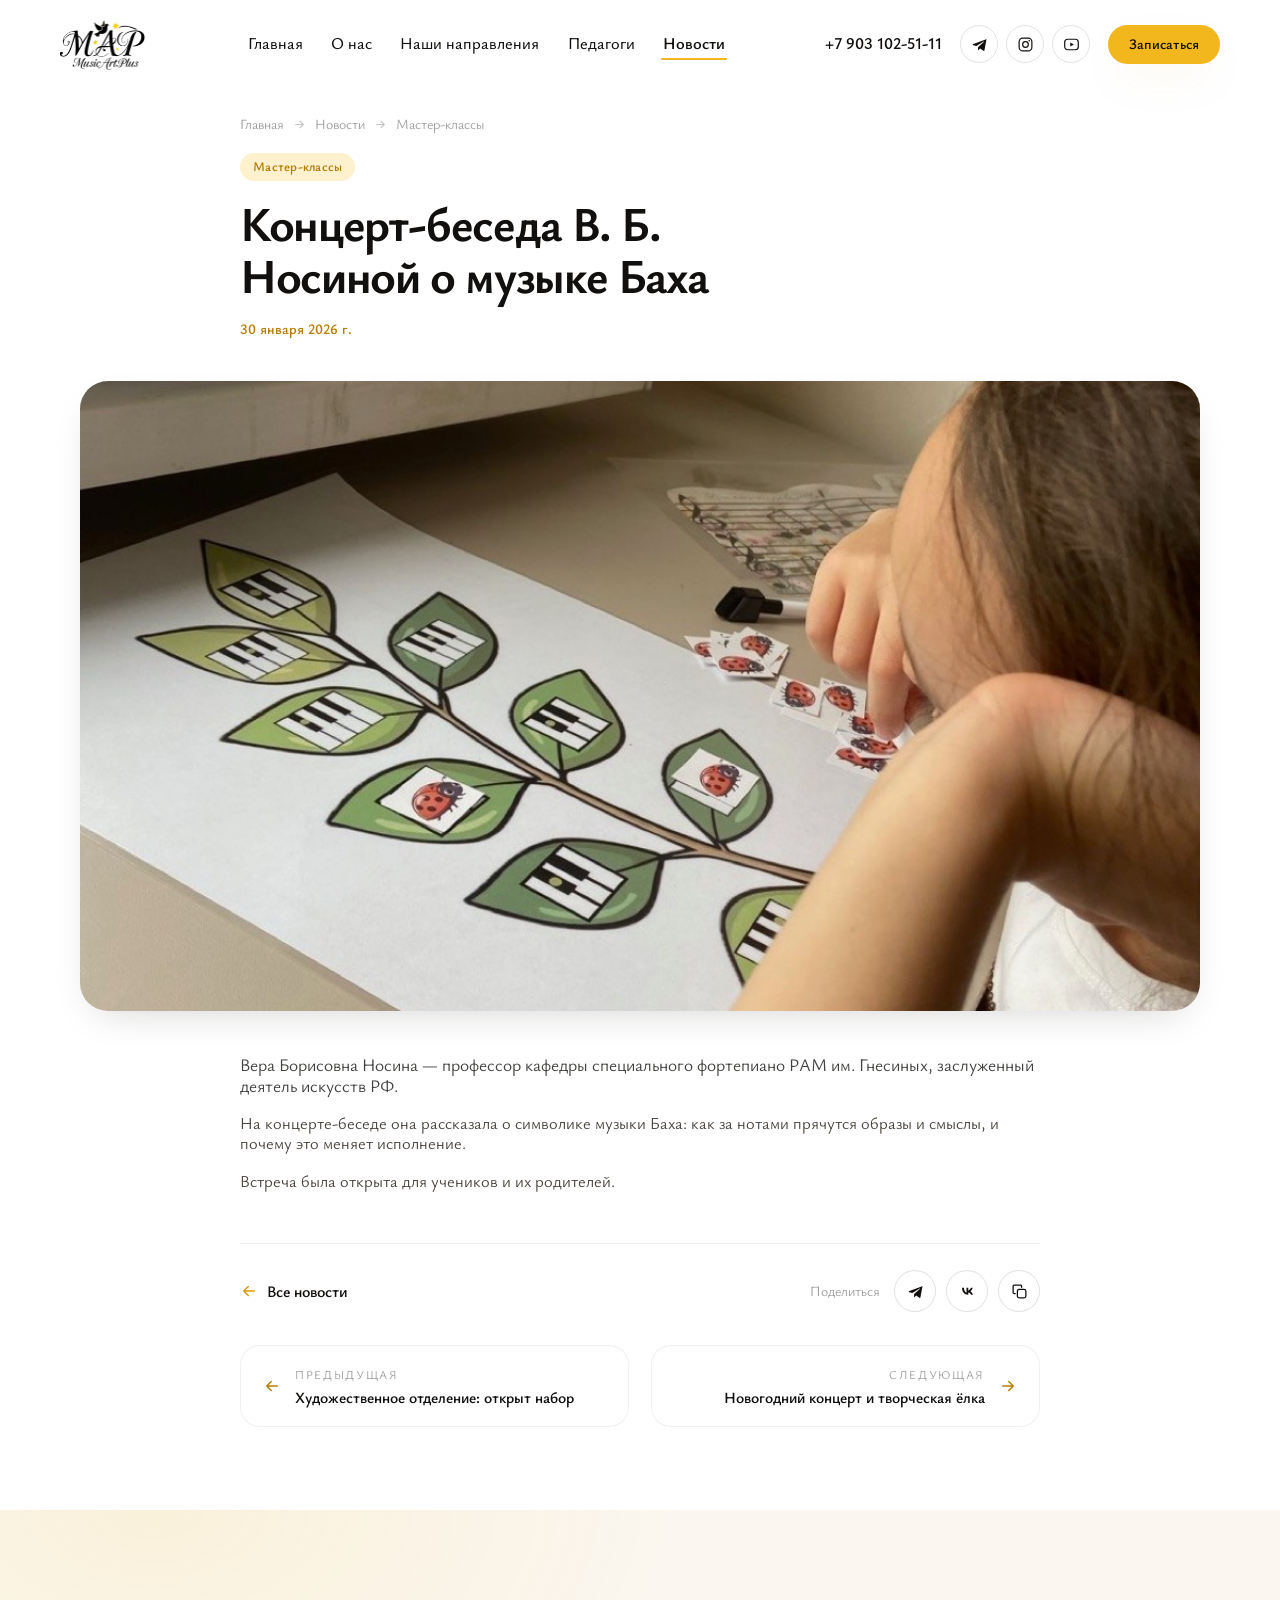
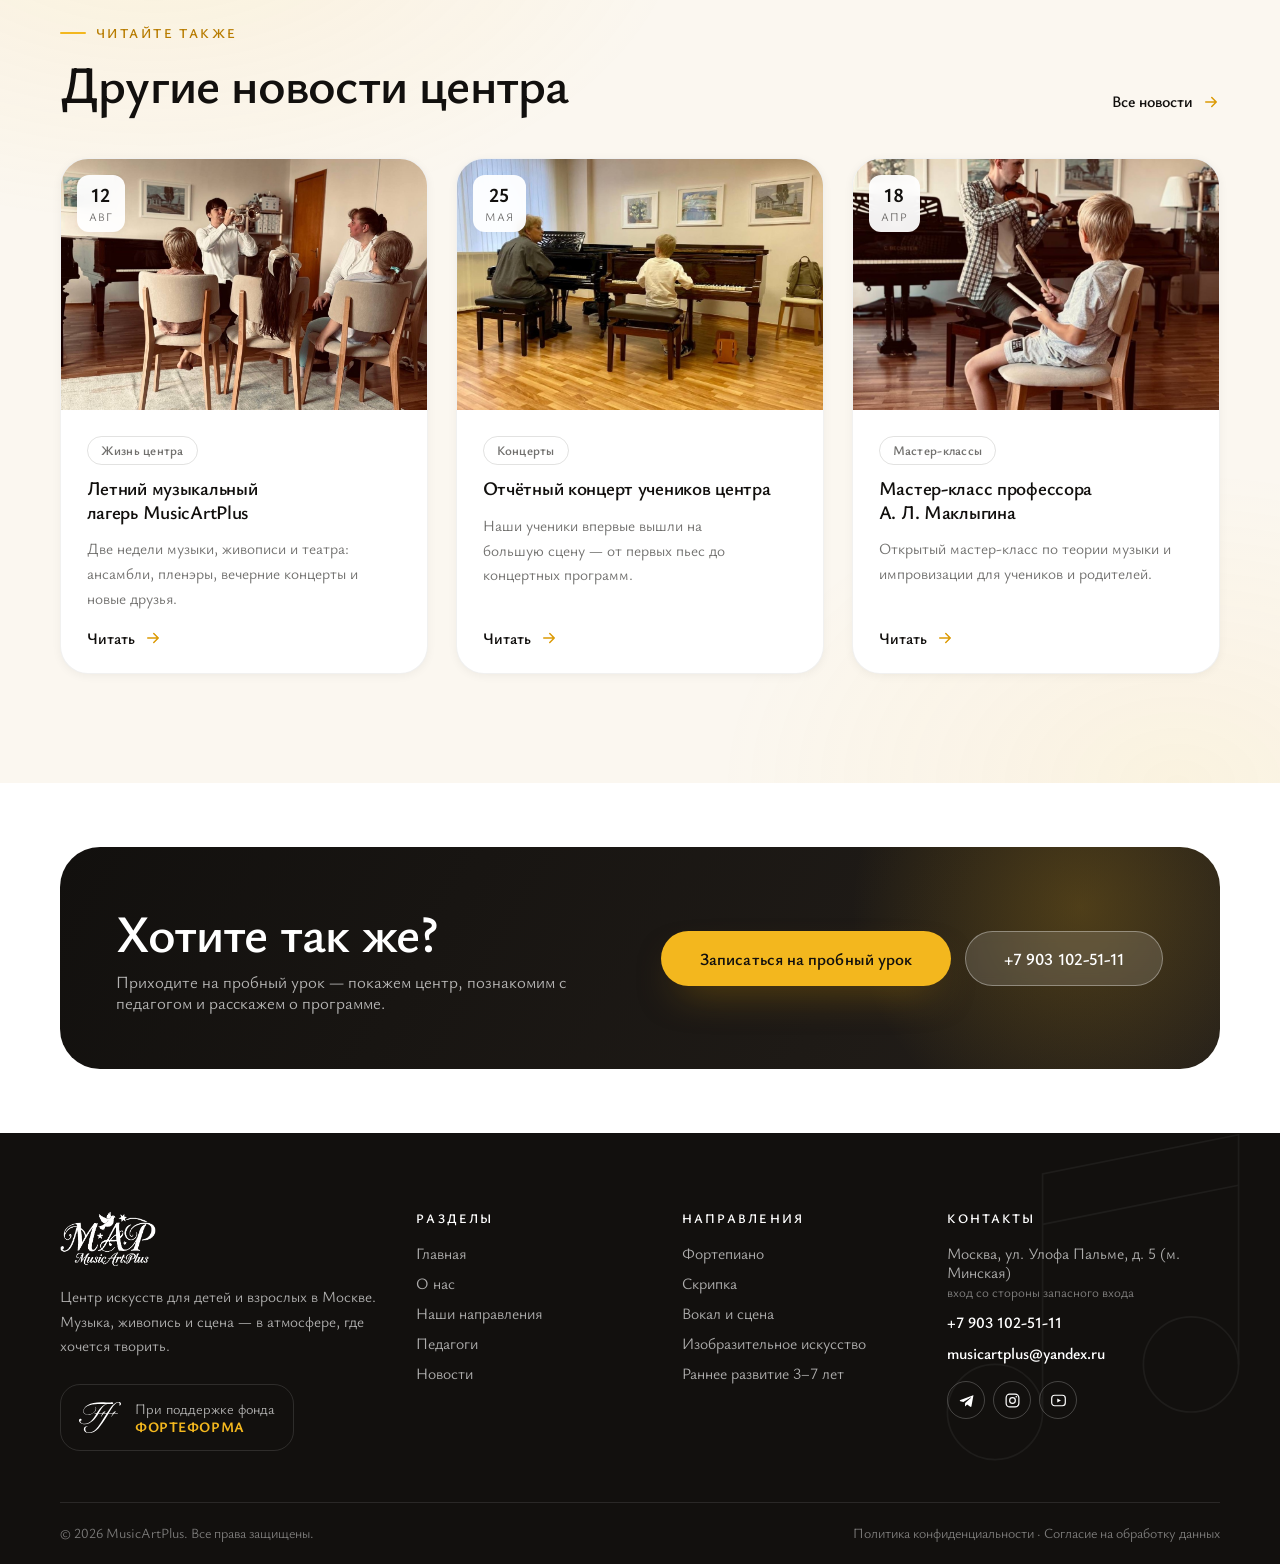
<file: news-bach.html>
<!DOCTYPE html>
<html lang="ru" class="no-js">
<head>
<script>document.documentElement.className="js"</script>
<meta charset="utf-8">
<meta name="viewport" content="width=device-width, initial-scale=1">
<title>Концерт-беседа В. Б. Носиной о музыке Баха — новости MusicArtPlus</title>
<meta name="description" content="Профессор РАМ им. Гнесиных рассказала о символике баховских произведений.">
<meta name="theme-color" content="#F3B71E">
<link rel="icon" href="assets/img/ui/favicon.png" type="image/png">
<meta property="og:type" content="website">
<meta property="og:title" content="Концерт-беседа В. Б. Носиной о музыке Баха — новости MusicArtPlus">
<meta property="og:description" content="Профессор РАМ им. Гнесиных рассказала о символике баховских произведений.">
<meta property="og:image" content="assets/img/ui/logo-color.png">
<meta property="og:locale" content="ru_RU">
<link rel="preconnect" href="https://fonts.googleapis.com">
<link rel="preconnect" href="https://fonts.gstatic.com" crossorigin>
<link href="https://fonts.googleapis.com/css2?family=Ysabeau:ital,wght@0,300..800;1,300..600&family=Ysabeau+SC:wght@500;600;700&display=swap" rel="stylesheet">
<link rel="stylesheet" href="assets/css/style.css">
</head>
<body data-page="news" data-hero="light">
<div class="preloader" aria-hidden="true">
  <img src="assets/img/ui/logo-color.png" alt="">
  <span class="preloader__bar"></span>
</div>

<header class="header">
  <div class="container header__inner">
    <a class="logo" href="index.html" aria-label="MusicArtPlus — на главную">
      <img class="logo__dark" src="assets/img/ui/logo-color.png" alt="MusicArtPlus — центр искусств" width="176" height="103">
      <img class="logo__light" src="assets/img/ui/logo-white.png" alt="" aria-hidden="true" width="176" height="103">
    </a>
    <nav class="nav" aria-label="Основная навигация"><a class="nav__link" data-nav="home" href="index.html">Главная</a><a class="nav__link" data-nav="about" href="about.html">О нас</a><a class="nav__link" data-nav="directions" href="directions.html">Наши направления</a><a class="nav__link" data-nav="teachers" href="teachers.html">Педагоги</a><a class="nav__link" data-nav="news" href="news.html">Новости</a></nav>
    <div class="header__side">
      <a class="header__phone" href="tel:+79031025111">+7 903 102-51-11</a>
      <div class="socials "><a href="https://t.me/MusicArtPlus" target="_blank" rel="noopener" aria-label="Telegram"><svg viewBox="0 0 24 24" fill="currentColor" aria-hidden="true"><path d="M21.9 4.3 19 20.1c-.2 1-.8 1.2-1.6.8l-4.5-3.3-2.2 2.1c-.25.25-.45.45-.92.45l.33-4.66 8.3-7.5c.36-.32-.08-.5-.56-.18l-10.26 6.46-4.42-1.38c-.96-.3-.98-.96.2-1.42l17.28-6.66c.8-.3 1.5.18 1.24 1.5z"/></svg></a><a href="https://www.instagram.com/music_art_plus" target="_blank" rel="noopener" aria-label="Instagram"><svg viewBox="0 0 24 24" fill="none" stroke="currentColor" stroke-width="1.7" aria-hidden="true"><rect x="3" y="3" width="18" height="18" rx="5.2"/><circle cx="12" cy="12" r="4"/><circle cx="17.3" cy="6.7" r="1.15" fill="currentColor" stroke="none"/></svg></a><a href="https://rutube.ru/channel/76411207" target="_blank" rel="noopener" aria-label="Rutube"><svg viewBox="0 0 24 24" fill="none" stroke="currentColor" stroke-width="1.7" aria-hidden="true"><rect x="2.4" y="4.6" width="19.2" height="14.8" rx="4.2"/><path d="M10.2 9.1 15.4 12l-5.2 2.9z" fill="currentColor" stroke="none"/></svg></a></div>
      <a class="btn btn--gold btn--sm" data-crm="true" href="#">Записаться</a>
      <button class="burger" type="button" aria-label="Открыть меню" aria-expanded="false" aria-controls="mobile-menu">
        <span></span><span></span><span></span>
      </button>
    </div>
  </div>
</header>

<div class="mobile-menu" id="mobile-menu">
  <nav class="mobile-menu__nav" aria-label="Мобильная навигация"><a data-nav="home" href="index.html">Главная<svg viewBox="0 0 24 24" fill="none" stroke="currentColor" stroke-width="2" stroke-linecap="round" stroke-linejoin="round" aria-hidden="true"><path d="M5 12h14M13 6l6 6-6 6"/></svg></a><a data-nav="about" href="about.html">О нас<svg viewBox="0 0 24 24" fill="none" stroke="currentColor" stroke-width="2" stroke-linecap="round" stroke-linejoin="round" aria-hidden="true"><path d="M5 12h14M13 6l6 6-6 6"/></svg></a><a data-nav="directions" href="directions.html">Наши направления<svg viewBox="0 0 24 24" fill="none" stroke="currentColor" stroke-width="2" stroke-linecap="round" stroke-linejoin="round" aria-hidden="true"><path d="M5 12h14M13 6l6 6-6 6"/></svg></a><a data-nav="teachers" href="teachers.html">Педагоги<svg viewBox="0 0 24 24" fill="none" stroke="currentColor" stroke-width="2" stroke-linecap="round" stroke-linejoin="round" aria-hidden="true"><path d="M5 12h14M13 6l6 6-6 6"/></svg></a><a data-nav="news" href="news.html">Новости<svg viewBox="0 0 24 24" fill="none" stroke="currentColor" stroke-width="2" stroke-linecap="round" stroke-linejoin="round" aria-hidden="true"><path d="M5 12h14M13 6l6 6-6 6"/></svg></a></nav>
  <div class="mobile-menu__foot">
    <a class="btn btn--gold btn--block" data-crm="true" href="#">Записаться на пробный урок</a>
    <a class="header__phone" href="tel:+79031025111" style="font-size:22px;display:block">+7 903 102-51-11</a>
    <p class="muted" style="font-size:15px">Москва, ул. Улофа Пальме, д. 5 (м. Минская)</p>
    <div class="socials "><a href="https://t.me/MusicArtPlus" target="_blank" rel="noopener" aria-label="Telegram"><svg viewBox="0 0 24 24" fill="currentColor" aria-hidden="true"><path d="M21.9 4.3 19 20.1c-.2 1-.8 1.2-1.6.8l-4.5-3.3-2.2 2.1c-.25.25-.45.45-.92.45l.33-4.66 8.3-7.5c.36-.32-.08-.5-.56-.18l-10.26 6.46-4.42-1.38c-.96-.3-.98-.96.2-1.42l17.28-6.66c.8-.3 1.5.18 1.24 1.5z"/></svg></a><a href="https://www.instagram.com/music_art_plus" target="_blank" rel="noopener" aria-label="Instagram"><svg viewBox="0 0 24 24" fill="none" stroke="currentColor" stroke-width="1.7" aria-hidden="true"><rect x="3" y="3" width="18" height="18" rx="5.2"/><circle cx="12" cy="12" r="4"/><circle cx="17.3" cy="6.7" r="1.15" fill="currentColor" stroke="none"/></svg></a><a href="https://rutube.ru/channel/76411207" target="_blank" rel="noopener" aria-label="Rutube"><svg viewBox="0 0 24 24" fill="none" stroke="currentColor" stroke-width="1.7" aria-hidden="true"><rect x="2.4" y="4.6" width="19.2" height="14.8" rx="4.2"/><path d="M10.2 9.1 15.4 12l-5.2 2.9z" fill="currentColor" stroke="none"/></svg></a></div>
  </div>
</div>
<main><article class="section article"><div class="container container--narrow"><nav class="crumbs" aria-label="Хлебные крошки"><a href="index.html">Главная</a><svg viewBox="0 0 24 24" fill="none" stroke="currentColor" stroke-width="2" stroke-linecap="round" stroke-linejoin="round" aria-hidden="true"><path d="M5 12h14M13 6l6 6-6 6"/></svg><a href="news.html">Новости</a><svg viewBox="0 0 24 24" fill="none" stroke="currentColor" stroke-width="2" stroke-linecap="round" stroke-linejoin="round" aria-hidden="true"><path d="M5 12h14M13 6l6 6-6 6"/></svg><span>Мастер-классы</span></nav><span class="chip">Мастер-классы</span><h1>Концерт-беседа В. Б. Носиной о музыке Баха</h1><div class="article__meta"><time datetime="2026">30 января 2026 г.</time></div><figure class="article__cover reveal"><img src="assets/img/gallery/g09.jpg" alt="Концерт-беседа В. Б. Носиной о музыке Баха" fetchpriority="high"></figure><div class="article__body"><p>Вера Борисовна Носина — профессор кафедры специального фортепиано РАМ им. Гнесиных, заслуженный деятель искусств РФ.</p><p>На концерте-беседе она рассказала о символике музыки Баха: как за нотами прячутся образы и смыслы, и почему это меняет исполнение.</p><p>Встреча была открыта для учеников и их родителей.</p></div><div class="article__foot"><a class="link-arrow link-arrow--back" href="news.html"><svg viewBox="0 0 24 24" fill="none" stroke="currentColor" stroke-width="2" stroke-linecap="round" stroke-linejoin="round" aria-hidden="true"><path d="M19 12H5M11 18l-6-6 6-6"/></svg>Все новости</a><div class="share"><span>Поделиться</span><a data-share="tg" href="#" target="_blank" rel="noopener" aria-label="Поделиться в Telegram"><svg viewBox="0 0 24 24" fill="currentColor" aria-hidden="true"><path d="M21.9 4.3 19 20.1c-.2 1-.8 1.2-1.6.8l-4.5-3.3-2.2 2.1c-.25.25-.45.45-.92.45l.33-4.66 8.3-7.5c.36-.32-.08-.5-.56-.18l-10.26 6.46-4.42-1.38c-.96-.3-.98-.96.2-1.42l17.28-6.66c.8-.3 1.5.18 1.24 1.5z"/></svg></a><a data-share="vk" href="#" target="_blank" rel="noopener" aria-label="Поделиться во ВКонтакте"><svg viewBox="0 0 24 24" fill="currentColor"><path d="M12.8 16.6c-5.2 0-8.4-3.7-8.5-9.8h2.7c.1 4.5 2.1 6.4 3.6 6.8V6.8h2.5v3.9c1.5-.2 3.1-1.9 3.6-3.9h2.5c-.4 2.4-2 4.1-3.2 4.8 1.2.6 3 2.1 3.7 4.9h-2.7c-.5-1.7-2-3-3.9-3.2v3.3z"/></svg></a><button data-share="copy" type="button" aria-label="Скопировать ссылку"><svg viewBox="0 0 24 24" fill="none" stroke="currentColor" stroke-width="1.8" stroke-linecap="round" stroke-linejoin="round"><rect x="9" y="9" width="12" height="12" rx="2.6"/><path d="M6 15H4.6A1.6 1.6 0 013 13.4V4.6A1.6 1.6 0 014.6 3h8.8A1.6 1.6 0 0115 4.6V6"/></svg></button></div></div><div class="prevnext"><div class="prevnext--prev"><a href="news-art.html"><svg viewBox="0 0 24 24" fill="none" stroke="currentColor" stroke-width="2" stroke-linecap="round" stroke-linejoin="round" aria-hidden="true"><path d="M19 12H5M11 18l-6-6 6-6"/></svg><span><span class="prevnext__dir">Предыдущая</span><b>Художественное отделение: открыт набор</b></span></a></div><div class="prevnext--next"><a href="news-newyear.html"><svg viewBox="0 0 24 24" fill="none" stroke="currentColor" stroke-width="2" stroke-linecap="round" stroke-linejoin="round" aria-hidden="true"><path d="M5 12h14M13 6l6 6-6 6"/></svg><span><span class="prevnext__dir">Следующая</span><b>Новогодний концерт и творческая ёлка</b></span></a></div></div></div></article><section class="section section--cream"><div class="container"><div class="sec-head"><div class="sec-head__text"><span class="eyebrow">Читайте также</span><h2 class="h2">Другие новости центра</h2></div><a class="link-arrow" href="news.html">Все новости<svg viewBox="0 0 24 24" fill="none" stroke="currentColor" stroke-width="2" stroke-linecap="round" stroke-linejoin="round" aria-hidden="true"><path d="M5 12h14M13 6l6 6-6 6"/></svg></a></div><div class="grid g-3"><a class="card reveal" data-delay="0" data-news-item data-tag="Жизнь центра" href="news-camp.html"><div class="card__media"><div class="card__date"><b>12</b><span>авг</span></div><img src="assets/img/gallery/g15.jpg" alt="Летний музыкальный лагерь MusicArtPlus" loading="lazy" width="640" height="440"></div><div class="card__body"><span class="chip chip--outline">Жизнь центра</span><h3 class="card__title">Летний музыкальный лагерь MusicArtPlus</h3><p class="card__text">Две недели музыки, живописи и театра: ансамбли, пленэры, вечерние концерты и новые друзья.</p><div class="card__foot"><span class="link-arrow">Читать<svg viewBox="0 0 24 24" fill="none" stroke="currentColor" stroke-width="2" stroke-linecap="round" stroke-linejoin="round" aria-hidden="true"><path d="M5 12h14M13 6l6 6-6 6"/></svg></span></div></div></a><a class="card reveal" data-delay="1" data-news-item data-tag="Концерты" href="news-concert.html"><div class="card__media"><div class="card__date"><b>25</b><span>мая</span></div><img src="assets/img/gallery/g07.jpg" alt="Отчётный концерт учеников центра" loading="lazy" width="640" height="440"></div><div class="card__body"><span class="chip chip--outline">Концерты</span><h3 class="card__title">Отчётный концерт учеников центра</h3><p class="card__text">Наши ученики впервые вышли на большую сцену — от первых пьес до концертных программ.</p><div class="card__foot"><span class="link-arrow">Читать<svg viewBox="0 0 24 24" fill="none" stroke="currentColor" stroke-width="2" stroke-linecap="round" stroke-linejoin="round" aria-hidden="true"><path d="M5 12h14M13 6l6 6-6 6"/></svg></span></div></div></a><a class="card reveal" data-delay="2" data-news-item data-tag="Мастер-классы" href="news-master.html"><div class="card__media"><div class="card__date"><b>18</b><span>апр</span></div><img src="assets/img/gallery/g11.jpg" alt="Мастер-класс профессора А. Л. Маклыгина" loading="lazy" width="640" height="440"></div><div class="card__body"><span class="chip chip--outline">Мастер-классы</span><h3 class="card__title">Мастер-класс профессора А. Л. Маклыгина</h3><p class="card__text">Открытый мастер-класс по теории музыки и импровизации для учеников и родителей.</p><div class="card__foot"><span class="link-arrow">Читать<svg viewBox="0 0 24 24" fill="none" stroke="currentColor" stroke-width="2" stroke-linecap="round" stroke-linejoin="round" aria-hidden="true"><path d="M5 12h14M13 6l6 6-6 6"/></svg></span></div></div></a></div></div></section>
<section class="section section--tight">
  <div class="container">
    <div class="cta-band reveal reveal--scale">
      <span class="cta-band__glow" aria-hidden="true"></span>
      <div>
        <h2 class="h2">Хотите так же?</h2>
        <p>Приходите на пробный урок — покажем центр, познакомим с педагогом и расскажем о программе.</p>
      </div>
      <div class="cta-band__actions">
        <a class="btn btn--gold btn--lg" data-crm="true" href="#">Записаться на пробный урок</a>
        <a class="btn btn--light btn--lg" href="tel:+79031025111">+7 903 102-51-11</a>
      </div>
    </div>
  </div>
</section></main>
<footer class="footer">
  <div class="footer__deco" aria-hidden="true">
    <svg viewBox="0 0 300 300"><circle cx="60" cy="230" r="34"/><circle cx="200" cy="196" r="34"/><path d="M94 230V60l140-28v164"/><path d="M94 96l140-28"/></svg>
  </div>
  <div class="container">
    <div class="footer__grid">
      <div>
        <img class="footer__logo" src="assets/img/ui/logo-white.png" alt="MusicArtPlus" width="176" height="103">
        <p>Центр искусств для детей и взрослых в Москве. Музыка, живопись и сцена — в атмосфере, где хочется творить.</p>
        <a class="footer__fund" href="https://forteforma.ru/" target="_blank" rel="noopener">
          <img src="assets/img/ui/forteforma.svg" alt="Фонд ФОРТЕФОРМА" width="45" height="34">
          <span>При поддержке фонда <b>ФОРТЕФОРМА</b></span>
        </a>
      </div>
      <div>
        <h4>Разделы</h4>
        <div class="footer__links">
          <a href="index.html">Главная</a>
          <a href="about.html">О нас</a>
          <a href="directions.html">Наши направления</a>
          <a href="teachers.html">Педагоги</a>
          <a href="news.html">Новости</a>
        </div>
      </div>
      <div>
        <h4>Направления</h4>
        <div class="footer__links">
          <a href="directions.html#dir-piano">Фортепиано</a>
          <a href="directions.html#dir-violin">Скрипка</a>
          <a href="directions.html#dir-vocal">Вокал и сцена</a>
          <a href="directions.html#dir-art">Изобразительное искусство</a>
          <a href="directions.html#dir-early">Раннее развитие 3–7 лет</a>
        </div>
      </div>
      <div>
        <h4>Контакты</h4>
        <div class="footer__contact">
          <span>Москва, ул. Улофа Пальме, д. 5 (м. Минская)<br><small style="opacity:.7">вход со стороны запасного входа</small></span>
          <a href="tel:+79031025111">+7 903 102-51-11</a>
          <a href="mailto:musicartplus@yandex.ru">musicartplus@yandex.ru</a>
        </div>
        <div style="margin-top:18px"><div class="socials socials--footer"><a href="https://t.me/MusicArtPlus" target="_blank" rel="noopener" aria-label="Telegram"><svg viewBox="0 0 24 24" fill="currentColor" aria-hidden="true"><path d="M21.9 4.3 19 20.1c-.2 1-.8 1.2-1.6.8l-4.5-3.3-2.2 2.1c-.25.25-.45.45-.92.45l.33-4.66 8.3-7.5c.36-.32-.08-.5-.56-.18l-10.26 6.46-4.42-1.38c-.96-.3-.98-.96.2-1.42l17.28-6.66c.8-.3 1.5.18 1.24 1.5z"/></svg></a><a href="https://www.instagram.com/music_art_plus" target="_blank" rel="noopener" aria-label="Instagram"><svg viewBox="0 0 24 24" fill="none" stroke="currentColor" stroke-width="1.7" aria-hidden="true"><rect x="3" y="3" width="18" height="18" rx="5.2"/><circle cx="12" cy="12" r="4"/><circle cx="17.3" cy="6.7" r="1.15" fill="currentColor" stroke="none"/></svg></a><a href="https://rutube.ru/channel/76411207" target="_blank" rel="noopener" aria-label="Rutube"><svg viewBox="0 0 24 24" fill="none" stroke="currentColor" stroke-width="1.7" aria-hidden="true"><rect x="2.4" y="4.6" width="19.2" height="14.8" rx="4.2"/><path d="M10.2 9.1 15.4 12l-5.2 2.9z" fill="currentColor" stroke="none"/></svg></a></div></div>
      </div>
    </div>
    <div class="footer__bottom">
      <span>© <span data-year>2026</span> MusicArtPlus. Все права защищены.</span>
      <span><a href="#">Политика конфиденциальности</a> · <a href="#">Согласие на обработку данных</a></span>
    </div>
  </div>
</footer>

<a class="btn btn--gold fab" data-crm="true" href="#">Записаться на пробный урок</a>

<div class="modal" id="booking-modal" role="dialog" aria-modal="true" aria-labelledby="bk-title">
  <div class="modal__backdrop"></div>
  <div class="modal__box modal__box--form">
    <button class="modal__close" type="button" data-close aria-label="Закрыть"><svg viewBox="0 0 24 24" fill="none" stroke="currentColor" stroke-width="2" stroke-linecap="round" aria-hidden="true"><path d="M5 5l14 14M19 5L5 19"/></svg></button>
    <div class="bk">
      <aside class="bk__aside">
        <img src="assets/img/ui/logo-color.png" alt="MusicArtPlus">
        <h4>Первый урок — чтобы просто попробовать</h4>
        <p>Знакомство с педагогом и инструментом. Ни к чему не обязывает.</p>
        <ul class="about-list">
          <li><span class="tick"><svg viewBox="0 0 24 24" aria-hidden="true"><path d="M4 12.6l5.2 5.2L20 6.6"/></svg></span><span>Подберём педагога под возраст и характер</span></li>
          <li><span class="tick"><svg viewBox="0 0 24 24" aria-hidden="true"><path d="M4 12.6l5.2 5.2L20 6.6"/></svg></span><span>Заниматься можно на инструментах центра</span></li>
          <li><span class="tick"><svg viewBox="0 0 24 24" aria-hidden="true"><path d="M4 12.6l5.2 5.2L20 6.6"/></svg></span><span>Очно у метро Минская или онлайн</span></li>
        </ul>
        <div class="bk__phone">
          <span>Или позвоните</span>
          <a href="tel:+79031025111">+7 903 102-51-11</a>
        </div>
      </aside>
      <div class="bk__main">
        <h3 class="bk__title" id="bk-title">Записаться на пробный урок</h3>
        <p class="bk__sub">Заполните два поля — остальное уточним по телефону.</p>

        <div class="bk__ctx" data-bk-ctx>
          <img alt="" data-bk-photo>
          <div><span data-bk-label>Педагог</span><b data-bk-name></b></div>
        </div>

        <form class="form" data-form id="form-booking" novalidate>
          <input type="hidden" name="teacher" data-bk-input>
          <div class="field">
            <label for="bk-name">Как вас зовут</label>
            <input id="bk-name" name="name" type="text" placeholder="Имя" required autocomplete="name">
            <span class="field__err">Пожалуйста, укажите имя</span>
          </div>
          <div class="field">
            <label for="bk-tel">Телефон</label>
            <input id="bk-tel" name="phone" type="tel" placeholder="+7 (___) ___-__-__" required autocomplete="tel">
            <span class="field__err">Укажите телефон полностью</span>
          </div>
          <div class="field">
            <label for="bk-dir">Направление</label>
            <select id="bk-dir" name="direction" data-bk-dir><option value="Фортепиано">Фортепиано</option><option value="Скрипка">Скрипка</option><option value="Труба и духовые">Труба и духовые</option><option value="Вокал и сценическая речь">Вокал и сценическая речь</option><option value="Актёрское мастерство">Актёрское мастерство</option><option value="Изобразительное искусство">Изобразительное искусство</option><option value="Сольфеджио и теория музыки">Сольфеджио и теория музыки</option><option value="Раннее музыкальное развитие (3–7 лет)">Раннее музыкальное развитие (3–7 лет)</option><option value="Подготовка к поступлению">Подготовка к поступлению</option><option value="Ещё не выбрали — подскажите">Ещё не выбрали — подскажите</option></select>
          </div>
          <label class="check">
            <input type="checkbox" required>
            <span>Я согласен(-на) на обработку персональных данных и принимаю <a href="#">политику конфиденциальности</a></span>
          </label>
          <button class="btn btn--gold btn--block btn--lg" type="submit" data-label="Отправить заявку">Отправить заявку</button>
          <div class="form__ok">Спасибо! Заявка принята — мы перезвоним в ближайшее рабочее время.</div>
          <p class="form__note">Или выберите время сами в системе «Мой класс» —
            <a data-bk-crm href="#" target="_blank" rel="noopener" style="color:var(--gold-dark);font-weight:600">открыть расписание</a></p>
        </form>
      </div>
    </div>
  </div>
</div>

<div class="modal" id="teacher-modal" role="dialog" aria-modal="true" aria-label="Карточка педагога">
  <div class="modal__backdrop"></div>
  <div class="modal__box">
    <button class="modal__close" type="button" data-close aria-label="Закрыть"><svg viewBox="0 0 24 24" fill="none" stroke="currentColor" stroke-width="2" stroke-linecap="round" aria-hidden="true"><path d="M5 5l14 14M19 5L5 19"/></svg></button>
    <div data-teacher-slot></div>
  </div>
</div>

<div class="modal" id="video-modal" role="dialog" aria-modal="true" aria-label="Видео">
  <div class="modal__backdrop"></div>
  <div class="modal__box modal__box--video">
    <button class="modal__close" type="button" data-close aria-label="Закрыть"><svg viewBox="0 0 24 24" fill="none" stroke="currentColor" stroke-width="2" stroke-linecap="round" aria-hidden="true"><path d="M5 5l14 14M19 5L5 19"/></svg></button>
    <div class="modal__video"></div>
    <div class="v-foot" style="display:none"></div>
  </div>
</div>

<script src="assets/js/main.js" defer></script>

</body>
</html>
</file>
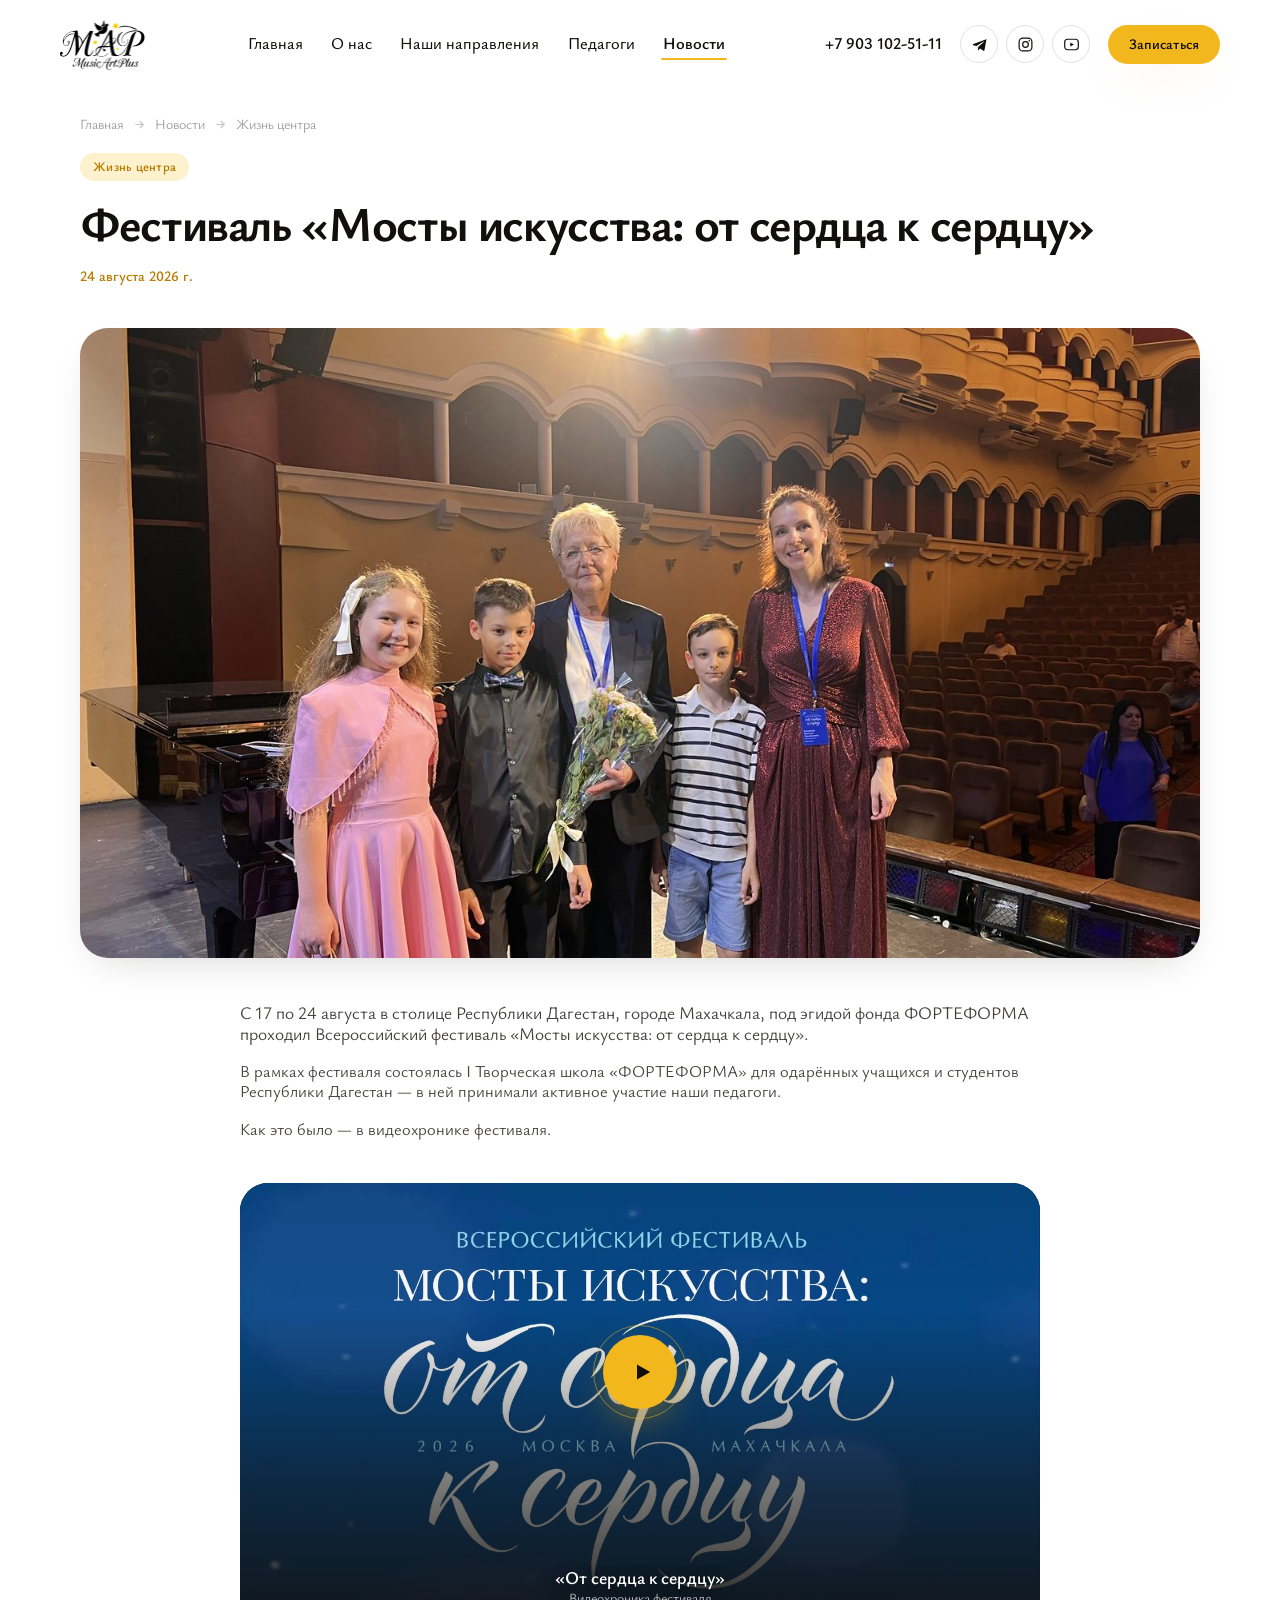
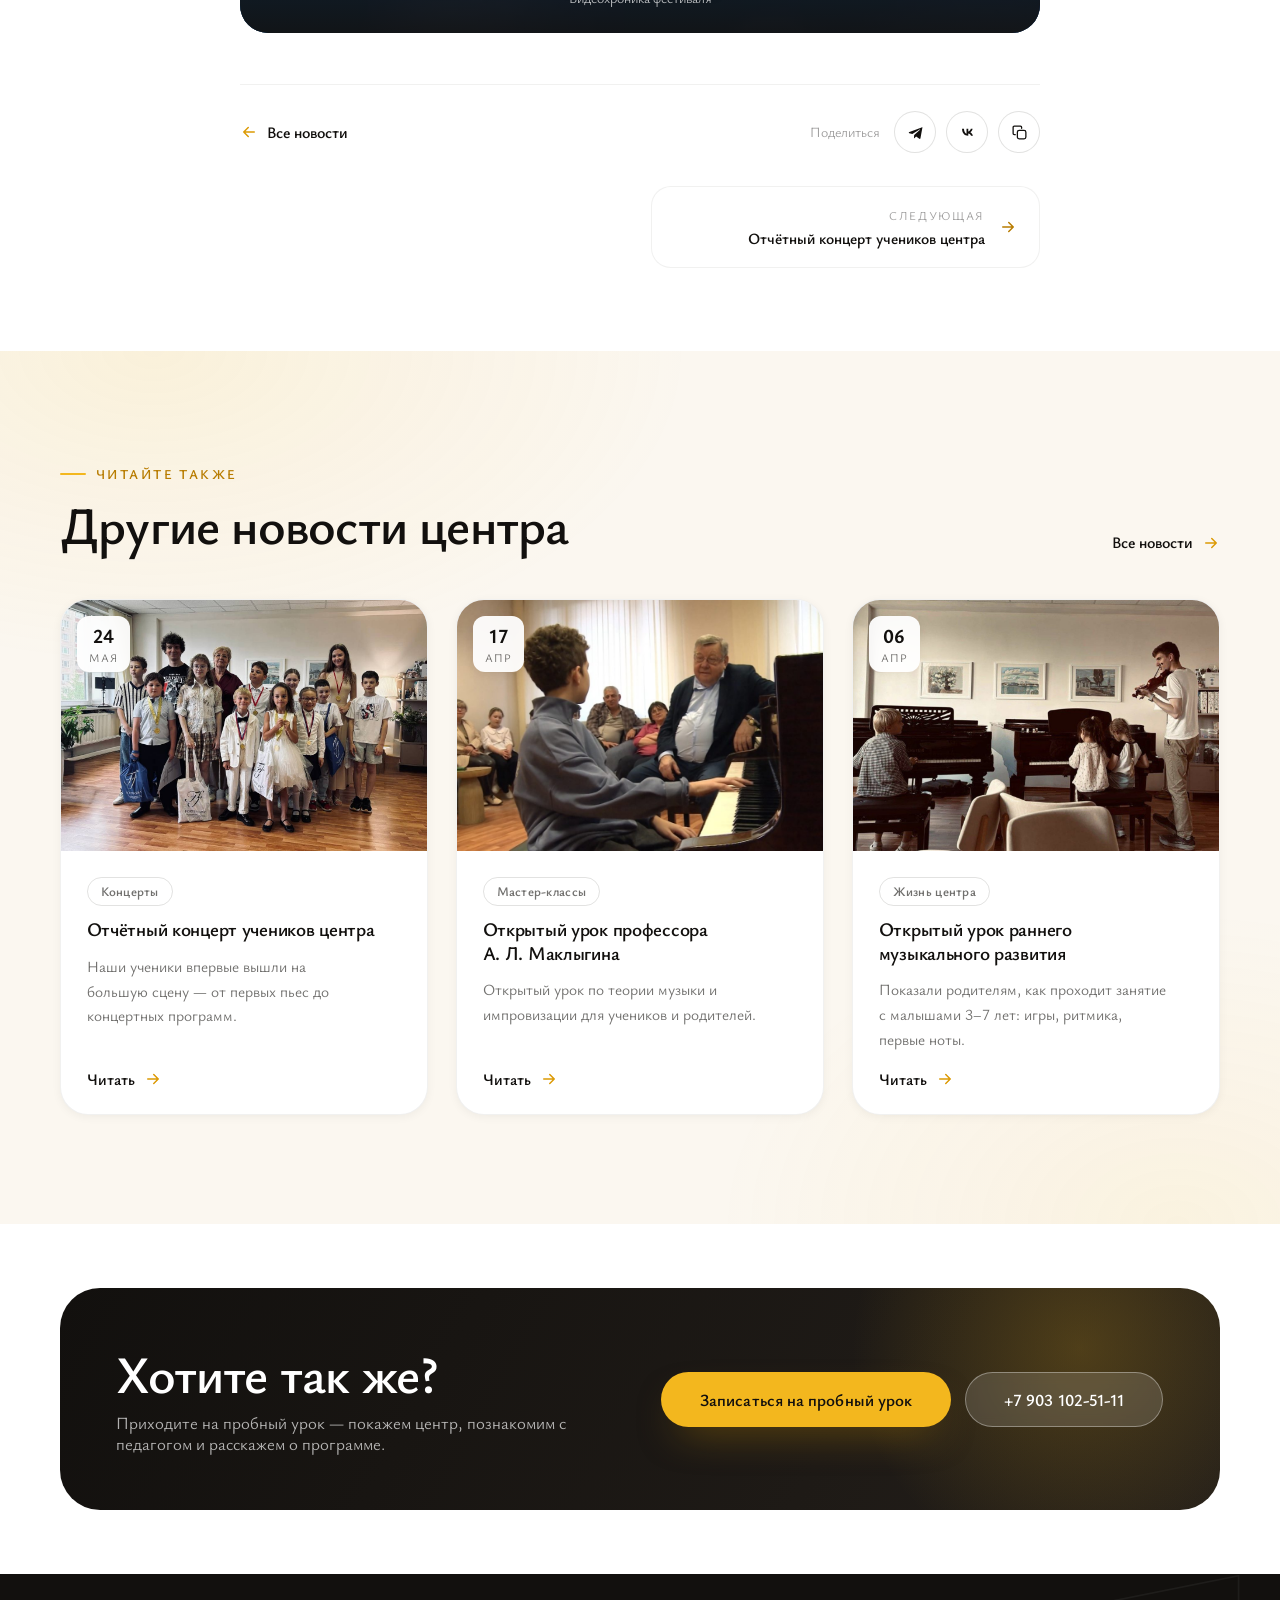
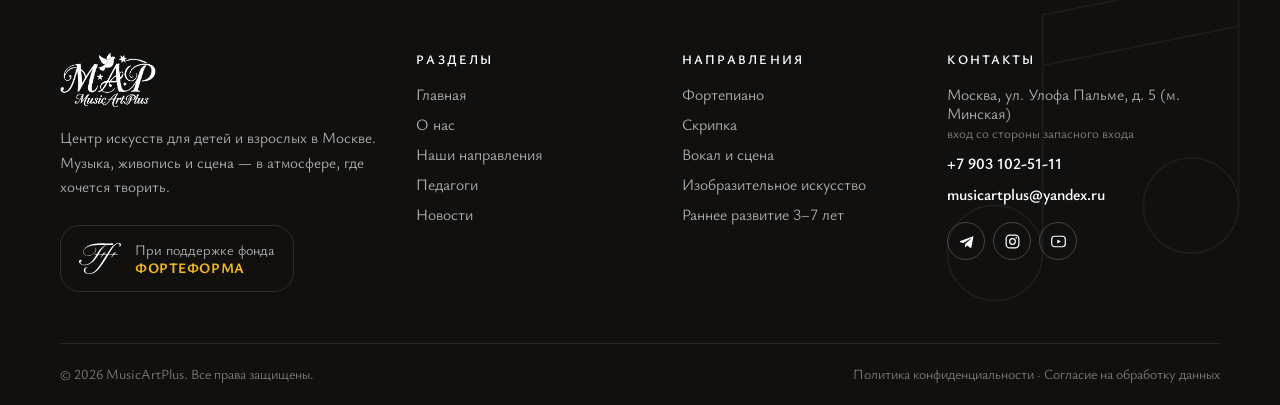
<file: news-camp.html>
<!DOCTYPE html>
<html lang="ru" class="no-js">
<head>
<script>document.documentElement.className="js"</script>
<meta charset="utf-8">
<meta name="viewport" content="width=device-width, initial-scale=1">
<title>Фестиваль «Мосты искусства: от сердца к сердцу» — новости MusicArtPlus</title>
<meta name="description" content="Педагоги центра работали в Творческой школе фонда ФОРТЕФОРМА в Махачкале — занятия, репетиции и концерты.">
<meta name="theme-color" content="#F3B71E">
<link rel="icon" href="assets/img/ui/favicon.png" type="image/png">
<link rel="apple-touch-icon" href="assets/img/ui/favicon.png">
<meta property="og:type" content="website">
<meta property="og:title" content="Фестиваль «Мосты искусства: от сердца к сердцу» — новости MusicArtPlus">
<meta property="og:description" content="Педагоги центра работали в Творческой школе фонда ФОРТЕФОРМА в Махачкале — занятия, репетиции и концерты.">
<meta property="og:image" content="assets/img/ui/logo-color.png">
<meta property="og:locale" content="ru_RU">
<link rel="preconnect" href="https://fonts.googleapis.com">
<link rel="preconnect" href="https://fonts.gstatic.com" crossorigin>
<link href="https://fonts.googleapis.com/css2?family=Ysabeau:ital,wght@0,300..800;1,300..600&family=Ysabeau+SC:wght@500;600;700&display=swap" rel="stylesheet">
<link rel="stylesheet" href="assets/css/style.css">
</head>
<body data-page="news" data-hero="light">
<div class="preloader" aria-hidden="true">
  <img src="assets/img/ui/logo-color.png" alt="">
  <span class="preloader__bar"></span>
</div>

<header class="header">
  <div class="container header__inner">
    <a class="logo" href="index.html" aria-label="MusicArtPlus — на главную">
      <img class="logo__dark" src="assets/img/ui/logo-color.png" alt="MusicArtPlus — центр искусств" width="176" height="103">
      <img class="logo__light" src="assets/img/ui/logo-white.png" alt="" aria-hidden="true" width="176" height="103">
    </a>
    <nav class="nav" aria-label="Основная навигация"><a class="nav__link" data-nav="home" href="index.html">Главная</a><a class="nav__link" data-nav="about" href="about.html">О нас</a><a class="nav__link" data-nav="directions" href="directions.html">Наши направления</a><a class="nav__link" data-nav="teachers" href="teachers.html">Педагоги</a><a class="nav__link" data-nav="news" href="news.html">Новости</a></nav>
    <div class="header__side">
      <a class="header__phone" href="tel:+79031025111">+7 903 102-51-11</a>
      <div class="socials "><a href="https://t.me/MusicArtPlus" target="_blank" rel="noopener" aria-label="Telegram"><svg viewBox="0 0 24 24" fill="currentColor" aria-hidden="true"><path d="M21.9 4.3 19 20.1c-.2 1-.8 1.2-1.6.8l-4.5-3.3-2.2 2.1c-.25.25-.45.45-.92.45l.33-4.66 8.3-7.5c.36-.32-.08-.5-.56-.18l-10.26 6.46-4.42-1.38c-.96-.3-.98-.96.2-1.42l17.28-6.66c.8-.3 1.5.18 1.24 1.5z"/></svg></a><a href="https://www.instagram.com/music_art_plus" target="_blank" rel="noopener" aria-label="Instagram"><svg viewBox="0 0 24 24" fill="none" stroke="currentColor" stroke-width="1.7" aria-hidden="true"><rect x="3" y="3" width="18" height="18" rx="5.2"/><circle cx="12" cy="12" r="4"/><circle cx="17.3" cy="6.7" r="1.15" fill="currentColor" stroke="none"/></svg></a><a href="https://rutube.ru/channel/76411207" target="_blank" rel="noopener" aria-label="Rutube"><svg viewBox="0 0 24 24" fill="none" stroke="currentColor" stroke-width="1.7" aria-hidden="true"><rect x="2.4" y="4.6" width="19.2" height="14.8" rx="4.2"/><path d="M10.2 9.1 15.4 12l-5.2 2.9z" fill="currentColor" stroke="none"/></svg></a></div>
      <a class="btn btn--gold btn--sm" data-crm="true" href="#">Записаться</a>
      <button class="burger" type="button" aria-label="Открыть меню" aria-expanded="false" aria-controls="mobile-menu">
        <span></span><span></span><span></span>
      </button>
    </div>
  </div>
</header>

<div class="mobile-menu" id="mobile-menu">
  <nav class="mobile-menu__nav" aria-label="Мобильная навигация"><a data-nav="home" href="index.html">Главная<svg viewBox="0 0 24 24" fill="none" stroke="currentColor" stroke-width="2" stroke-linecap="round" stroke-linejoin="round" aria-hidden="true"><path d="M5 12h14M13 6l6 6-6 6"/></svg></a><a data-nav="about" href="about.html">О нас<svg viewBox="0 0 24 24" fill="none" stroke="currentColor" stroke-width="2" stroke-linecap="round" stroke-linejoin="round" aria-hidden="true"><path d="M5 12h14M13 6l6 6-6 6"/></svg></a><a data-nav="directions" href="directions.html">Наши направления<svg viewBox="0 0 24 24" fill="none" stroke="currentColor" stroke-width="2" stroke-linecap="round" stroke-linejoin="round" aria-hidden="true"><path d="M5 12h14M13 6l6 6-6 6"/></svg></a><a data-nav="teachers" href="teachers.html">Педагоги<svg viewBox="0 0 24 24" fill="none" stroke="currentColor" stroke-width="2" stroke-linecap="round" stroke-linejoin="round" aria-hidden="true"><path d="M5 12h14M13 6l6 6-6 6"/></svg></a><a data-nav="news" href="news.html">Новости<svg viewBox="0 0 24 24" fill="none" stroke="currentColor" stroke-width="2" stroke-linecap="round" stroke-linejoin="round" aria-hidden="true"><path d="M5 12h14M13 6l6 6-6 6"/></svg></a></nav>
  <div class="mobile-menu__foot">
    <a class="btn btn--gold btn--block" data-crm="true" href="#">Записаться на пробный урок</a>
    <a class="header__phone" href="tel:+79031025111" style="font-size:22px;display:block">+7 903 102-51-11</a>
    <p class="muted" style="font-size:15px">Москва, ул. Улофа Пальме, д. 5 (м. Минская)</p>
    <div class="socials "><a href="https://t.me/MusicArtPlus" target="_blank" rel="noopener" aria-label="Telegram"><svg viewBox="0 0 24 24" fill="currentColor" aria-hidden="true"><path d="M21.9 4.3 19 20.1c-.2 1-.8 1.2-1.6.8l-4.5-3.3-2.2 2.1c-.25.25-.45.45-.92.45l.33-4.66 8.3-7.5c.36-.32-.08-.5-.56-.18l-10.26 6.46-4.42-1.38c-.96-.3-.98-.96.2-1.42l17.28-6.66c.8-.3 1.5.18 1.24 1.5z"/></svg></a><a href="https://www.instagram.com/music_art_plus" target="_blank" rel="noopener" aria-label="Instagram"><svg viewBox="0 0 24 24" fill="none" stroke="currentColor" stroke-width="1.7" aria-hidden="true"><rect x="3" y="3" width="18" height="18" rx="5.2"/><circle cx="12" cy="12" r="4"/><circle cx="17.3" cy="6.7" r="1.15" fill="currentColor" stroke="none"/></svg></a><a href="https://rutube.ru/channel/76411207" target="_blank" rel="noopener" aria-label="Rutube"><svg viewBox="0 0 24 24" fill="none" stroke="currentColor" stroke-width="1.7" aria-hidden="true"><rect x="2.4" y="4.6" width="19.2" height="14.8" rx="4.2"/><path d="M10.2 9.1 15.4 12l-5.2 2.9z" fill="currentColor" stroke="none"/></svg></a></div>
  </div>
</div>
<main><article class="section article"><div class="container container--narrow"><div class="article__head"><nav class="crumbs" aria-label="Хлебные крошки"><a href="index.html">Главная</a><svg viewBox="0 0 24 24" fill="none" stroke="currentColor" stroke-width="2" stroke-linecap="round" stroke-linejoin="round" aria-hidden="true"><path d="M5 12h14M13 6l6 6-6 6"/></svg><a href="news.html">Новости</a><svg viewBox="0 0 24 24" fill="none" stroke="currentColor" stroke-width="2" stroke-linecap="round" stroke-linejoin="round" aria-hidden="true"><path d="M5 12h14M13 6l6 6-6 6"/></svg><span>Жизнь центра</span></nav><span class="chip">Жизнь центра</span><h1>Фестиваль «Мосты искусства: от сердца к сердцу»</h1><div class="article__meta"><time datetime="2026">24 августа 2026 г.</time></div></div><figure class="article__cover reveal"><img src="assets/img/gallery/g24.jpg" alt="Фестиваль «Мосты искусства: от сердца к сердцу»" fetchpriority="high"></figure><div class="article__body"><p>С 17 по 24 августа в столице Республики Дагестан, городе Махачкала, под эгидой фонда ФОРТЕФОРМА проходил Всероссийский фестиваль «Мосты искусства: от сердца к сердцу».</p><p>В рамках фестиваля состоялась I Творческая школа «ФОРТЕФОРМА» для одарённых учащихся и студентов Республики Дагестан — в ней принимали активное участие наши педагоги.</p><p>Как это было — в видеохронике фестиваля.</p></div><figure class="article__video"><button class="video-card video-card--wide" type="button" data-video="https://kinescope.io/embed/upNVbibe76KF4niATiUAhq" data-video-type="iframe" data-video-page="https://kinescope.io/upNVbibe76KF4niATiUAhq" data-video-host="Kinescope" aria-label="Смотреть: «От сердца к сердцу»"><img src="assets/img/gallery/g25.jpg" alt="" loading="lazy"><span class="video-card__play"><svg viewBox="0 0 24 24" aria-hidden="true"><path d="M7 4.6v14.8L20.2 12z"/></svg></span><span class="video-card__cap"><b>«От сердца к сердцу»</b><span>Видеохроника фестиваля</span></span></button></figure><div class="article__foot"><a class="link-arrow link-arrow--back" href="news.html"><svg viewBox="0 0 24 24" fill="none" stroke="currentColor" stroke-width="2" stroke-linecap="round" stroke-linejoin="round" aria-hidden="true"><path d="M19 12H5M11 18l-6-6 6-6"/></svg>Все новости</a><div class="share"><span>Поделиться</span><a data-share="tg" href="#" target="_blank" rel="noopener" aria-label="Поделиться в Telegram"><svg viewBox="0 0 24 24" fill="currentColor" aria-hidden="true"><path d="M21.9 4.3 19 20.1c-.2 1-.8 1.2-1.6.8l-4.5-3.3-2.2 2.1c-.25.25-.45.45-.92.45l.33-4.66 8.3-7.5c.36-.32-.08-.5-.56-.18l-10.26 6.46-4.42-1.38c-.96-.3-.98-.96.2-1.42l17.28-6.66c.8-.3 1.5.18 1.24 1.5z"/></svg></a><a data-share="vk" href="#" target="_blank" rel="noopener" aria-label="Поделиться во ВКонтакте"><svg viewBox="0 0 24 24" fill="currentColor"><path d="M12.8 16.6c-5.2 0-8.4-3.7-8.5-9.8h2.7c.1 4.5 2.1 6.4 3.6 6.8V6.8h2.5v3.9c1.5-.2 3.1-1.9 3.6-3.9h2.5c-.4 2.4-2 4.1-3.2 4.8 1.2.6 3 2.1 3.7 4.9h-2.7c-.5-1.7-2-3-3.9-3.2v3.3z"/></svg></a><button data-share="copy" type="button" aria-label="Скопировать ссылку"><svg viewBox="0 0 24 24" fill="none" stroke="currentColor" stroke-width="1.8" stroke-linecap="round" stroke-linejoin="round"><rect x="9" y="9" width="12" height="12" rx="2.6"/><path d="M6 15H4.6A1.6 1.6 0 013 13.4V4.6A1.6 1.6 0 014.6 3h8.8A1.6 1.6 0 0115 4.6V6"/></svg></button></div></div><div class="prevnext"><div class="prevnext__stub"></div><div class="prevnext--next"><a href="news-concert.html"><svg viewBox="0 0 24 24" fill="none" stroke="currentColor" stroke-width="2" stroke-linecap="round" stroke-linejoin="round" aria-hidden="true"><path d="M5 12h14M13 6l6 6-6 6"/></svg><span><span class="prevnext__dir">Следующая</span><b>Отчётный концерт учеников центра</b></span></a></div></div></div></article><section class="section section--cream"><div class="container"><div class="sec-head"><div class="sec-head__text"><span class="eyebrow">Читайте также</span><h2 class="h2">Другие новости центра</h2></div><a class="link-arrow" href="news.html">Все новости<svg viewBox="0 0 24 24" fill="none" stroke="currentColor" stroke-width="2" stroke-linecap="round" stroke-linejoin="round" aria-hidden="true"><path d="M5 12h14M13 6l6 6-6 6"/></svg></a></div><div class="grid g-3"><a class="card reveal" data-delay="0" data-news-item data-tag="Концерты" href="news-concert.html"><div class="card__media"><div class="card__date"><b>24</b><span>мая</span></div><img src="assets/img/gallery/g21.jpg" alt="Отчётный концерт учеников центра" loading="lazy" width="640" height="440"></div><div class="card__body"><span class="chip chip--outline">Концерты</span><h3 class="card__title">Отчётный концерт учеников центра</h3><p class="card__text">Наши ученики впервые вышли на большую сцену — от первых пьес до концертных программ.</p><div class="card__foot"><span class="link-arrow">Читать<svg viewBox="0 0 24 24" fill="none" stroke="currentColor" stroke-width="2" stroke-linecap="round" stroke-linejoin="round" aria-hidden="true"><path d="M5 12h14M13 6l6 6-6 6"/></svg></span></div></div></a><a class="card reveal" data-delay="1" data-news-item data-tag="Мастер-классы" href="news-master.html"><div class="card__media"><div class="card__date"><b>17</b><span>апр</span></div><img src="assets/img/gallery/g26.jpg" alt="Открытый урок профессора А. Л. Маклыгина" loading="lazy" width="640" height="440"></div><div class="card__body"><span class="chip chip--outline">Мастер-классы</span><h3 class="card__title">Открытый урок профессора А. Л. Маклыгина</h3><p class="card__text">Открытый урок по теории музыки и импровизации для учеников и родителей.</p><div class="card__foot"><span class="link-arrow">Читать<svg viewBox="0 0 24 24" fill="none" stroke="currentColor" stroke-width="2" stroke-linecap="round" stroke-linejoin="round" aria-hidden="true"><path d="M5 12h14M13 6l6 6-6 6"/></svg></span></div></div></a><a class="card reveal" data-delay="2" data-news-item data-tag="Жизнь центра" href="news-open.html"><div class="card__media"><div class="card__date"><b>06</b><span>апр</span></div><img src="assets/img/gallery/g27.jpg" alt="Открытый урок раннего музыкального развития" loading="lazy" width="640" height="440"></div><div class="card__body"><span class="chip chip--outline">Жизнь центра</span><h3 class="card__title">Открытый урок раннего музыкального развития</h3><p class="card__text">Показали родителям, как проходит занятие с малышами 3–7 лет: игры, ритмика, первые ноты.</p><div class="card__foot"><span class="link-arrow">Читать<svg viewBox="0 0 24 24" fill="none" stroke="currentColor" stroke-width="2" stroke-linecap="round" stroke-linejoin="round" aria-hidden="true"><path d="M5 12h14M13 6l6 6-6 6"/></svg></span></div></div></a></div></div></section>
<section class="section section--tight">
  <div class="container">
    <div class="cta-band reveal reveal--scale">
      <span class="cta-band__glow" aria-hidden="true"></span>
      <div>
        <h2 class="h2">Хотите так же?</h2>
        <p>Приходите на пробный урок — покажем центр, познакомим с педагогом и расскажем о программе.</p>
      </div>
      <div class="cta-band__actions">
        <a class="btn btn--gold btn--lg" data-crm="true" href="#">Записаться на пробный урок</a>
        <a class="btn btn--light btn--lg" href="tel:+79031025111">+7 903 102-51-11</a>
      </div>
    </div>
  </div>
</section></main>
<footer class="footer">
  <div class="footer__deco" aria-hidden="true">
    <svg viewBox="0 0 300 300"><circle cx="60" cy="230" r="34"/><circle cx="200" cy="196" r="34"/><path d="M94 230V60l140-28v164"/><path d="M94 96l140-28"/></svg>
  </div>
  <div class="container">
    <div class="footer__grid">
      <div>
        <img class="footer__logo" src="assets/img/ui/logo-white.png" alt="MusicArtPlus" width="176" height="103">
        <p>Центр искусств для детей и взрослых в Москве. Музыка, живопись и сцена — в атмосфере, где хочется творить.</p>
        <a class="footer__fund" href="https://forteforma.ru/" target="_blank" rel="noopener">
          <img src="assets/img/ui/forteforma.svg" alt="Фонд ФОРТЕФОРМА" width="45" height="34">
          <span>При поддержке фонда <b>ФОРТЕФОРМА</b></span>
        </a>
      </div>
      <div>
        <h4>Разделы</h4>
        <div class="footer__links">
          <a href="index.html">Главная</a>
          <a href="about.html">О нас</a>
          <a href="directions.html">Наши направления</a>
          <a href="teachers.html">Педагоги</a>
          <a href="news.html">Новости</a>
        </div>
      </div>
      <div>
        <h4>Направления</h4>
        <div class="footer__links">
          <a href="directions.html#dir-piano">Фортепиано</a>
          <a href="directions.html#dir-violin">Скрипка</a>
          <a href="directions.html#dir-vocal">Вокал и сцена</a>
          <a href="directions.html#dir-art">Изобразительное искусство</a>
          <a href="directions.html#dir-early">Раннее развитие 3–7 лет</a>
        </div>
      </div>
      <div>
        <h4>Контакты</h4>
        <div class="footer__contact">
          <span>Москва, ул. Улофа Пальме, д. 5 (м. Минская)<br><small style="opacity:.7">вход со стороны запасного входа</small></span>
          <a href="tel:+79031025111">+7 903 102-51-11</a>
          <a href="mailto:musicartplus@yandex.ru">musicartplus@yandex.ru</a>
        </div>
        <div style="margin-top:18px"><div class="socials socials--footer"><a href="https://t.me/MusicArtPlus" target="_blank" rel="noopener" aria-label="Telegram"><svg viewBox="0 0 24 24" fill="currentColor" aria-hidden="true"><path d="M21.9 4.3 19 20.1c-.2 1-.8 1.2-1.6.8l-4.5-3.3-2.2 2.1c-.25.25-.45.45-.92.45l.33-4.66 8.3-7.5c.36-.32-.08-.5-.56-.18l-10.26 6.46-4.42-1.38c-.96-.3-.98-.96.2-1.42l17.28-6.66c.8-.3 1.5.18 1.24 1.5z"/></svg></a><a href="https://www.instagram.com/music_art_plus" target="_blank" rel="noopener" aria-label="Instagram"><svg viewBox="0 0 24 24" fill="none" stroke="currentColor" stroke-width="1.7" aria-hidden="true"><rect x="3" y="3" width="18" height="18" rx="5.2"/><circle cx="12" cy="12" r="4"/><circle cx="17.3" cy="6.7" r="1.15" fill="currentColor" stroke="none"/></svg></a><a href="https://rutube.ru/channel/76411207" target="_blank" rel="noopener" aria-label="Rutube"><svg viewBox="0 0 24 24" fill="none" stroke="currentColor" stroke-width="1.7" aria-hidden="true"><rect x="2.4" y="4.6" width="19.2" height="14.8" rx="4.2"/><path d="M10.2 9.1 15.4 12l-5.2 2.9z" fill="currentColor" stroke="none"/></svg></a></div></div>
      </div>
    </div>
    <div class="footer__bottom">
      <span>© <span data-year>2026</span> MusicArtPlus. Все права защищены.</span>
      <span><a href="#">Политика конфиденциальности</a> · <a href="#">Согласие на обработку данных</a></span>
    </div>
  </div>
</footer>

<a class="btn btn--gold fab" data-crm="true" href="#">Записаться на пробный урок</a>

<div class="modal" id="booking-modal" role="dialog" aria-modal="true" aria-labelledby="bk-title">
  <div class="modal__backdrop"></div>
  <div class="modal__box modal__box--form">
    <button class="modal__close" type="button" data-close aria-label="Закрыть"><svg viewBox="0 0 24 24" fill="none" stroke="currentColor" stroke-width="2" stroke-linecap="round" aria-hidden="true"><path d="M5 5l14 14M19 5L5 19"/></svg></button>
    <div class="bk">
      <aside class="bk__aside">
        <img src="assets/img/ui/logo-color.png" alt="MusicArtPlus">
        <h4>Первый урок — чтобы просто попробовать</h4>
        <p>Знакомство с педагогом и инструментом. Ни к чему не обязывает.</p>
        <ul class="about-list">
          <li><span class="tick"><svg viewBox="0 0 24 24" aria-hidden="true"><path d="M4 12.6l5.2 5.2L20 6.6"/></svg></span><span>Подберём педагога под возраст и характер</span></li>
          <li><span class="tick"><svg viewBox="0 0 24 24" aria-hidden="true"><path d="M4 12.6l5.2 5.2L20 6.6"/></svg></span><span>Заниматься можно на инструментах центра</span></li>
          <li><span class="tick"><svg viewBox="0 0 24 24" aria-hidden="true"><path d="M4 12.6l5.2 5.2L20 6.6"/></svg></span><span>Очно у метро Минская или онлайн</span></li>
        </ul>
        <div class="bk__phone">
          <span>Или позвоните</span>
          <a href="tel:+79031025111">+7 903 102-51-11</a>
        </div>
      </aside>
      <div class="bk__main">
        <h3 class="bk__title" id="bk-title">Записаться на пробный урок</h3>
        <p class="bk__sub">Заполните два поля — остальное уточним по телефону.</p>

        <div class="bk__ctx" data-bk-ctx>
          <img alt="" data-bk-photo>
          <div><span data-bk-label>Педагог</span><b data-bk-name></b></div>
        </div>

        <form class="form" data-form id="form-booking" novalidate>
          <input type="hidden" name="teacher" data-bk-input>
          <div class="field">
            <label for="bk-name">Как вас зовут</label>
            <input id="bk-name" name="name" type="text" placeholder="Имя" required autocomplete="name">
            <span class="field__err">Пожалуйста, укажите имя</span>
          </div>
          <div class="field">
            <label for="bk-tel">Телефон</label>
            <input id="bk-tel" name="phone" type="tel" placeholder="+7 (___) ___-__-__" required autocomplete="tel">
            <span class="field__err">Укажите телефон полностью</span>
          </div>
          <div class="field">
            <label for="bk-dir">Направление</label>
            <select id="bk-dir" name="direction" data-bk-dir><option value="Фортепиано">Фортепиано</option><option value="Скрипка">Скрипка</option><option value="Труба и духовые">Труба и духовые</option><option value="Вокал и сценическая речь">Вокал и сценическая речь</option><option value="Актёрское мастерство">Актёрское мастерство</option><option value="Изобразительное искусство">Изобразительное искусство</option><option value="Сольфеджио и теория музыки">Сольфеджио и теория музыки</option><option value="Раннее музыкальное развитие (3–7 лет)">Раннее музыкальное развитие (3–7 лет)</option><option value="Подготовка к поступлению">Подготовка к поступлению</option><option value="Ещё не выбрали — подскажите">Ещё не выбрали — подскажите</option></select>
          </div>
          <label class="check">
            <input type="checkbox" required>
            <span>Я согласен(-на) на обработку персональных данных и принимаю <a href="#">политику конфиденциальности</a></span>
          </label>
          <button class="btn btn--gold btn--block btn--lg" type="submit" data-label="Отправить заявку">Отправить заявку</button>
          <div class="form__ok" role="status" aria-live="polite">
            <span class="form__ok-ico"><svg viewBox="0 0 24 24" aria-hidden="true"><path d="M4 12.6l5.2 5.2L20 6.6"/></svg></span>
            <span>Спасибо! Заявка принята — мы перезвоним в ближайшее рабочее время.</span>
          </div>
          <p class="form__note">Или выберите время сами в системе «Мой класс» —
            <a data-bk-crm href="#" target="_blank" rel="noopener" style="color:var(--gold-dark);font-weight:600">открыть расписание</a></p>
        </form>
      </div>
    </div>
  </div>
</div>

<div class="modal" id="teacher-modal" role="dialog" aria-modal="true" aria-label="Карточка педагога">
  <div class="modal__backdrop"></div>
  <div class="modal__box">
    <button class="modal__close" type="button" data-close aria-label="Закрыть"><svg viewBox="0 0 24 24" fill="none" stroke="currentColor" stroke-width="2" stroke-linecap="round" aria-hidden="true"><path d="M5 5l14 14M19 5L5 19"/></svg></button>
    <div data-teacher-slot></div>
  </div>
</div>

<div class="modal" id="video-modal" role="dialog" aria-modal="true" aria-label="Видео">
  <div class="modal__backdrop"></div>
  <div class="modal__box modal__box--video">
    <button class="modal__close" type="button" data-close aria-label="Закрыть"><svg viewBox="0 0 24 24" fill="none" stroke="currentColor" stroke-width="2" stroke-linecap="round" aria-hidden="true"><path d="M5 5l14 14M19 5L5 19"/></svg></button>
    <div class="modal__video"></div>
    <div class="v-foot" style="display:none"></div>
  </div>
</div>

<script src="assets/js/main.js" defer></script>

</body>
</html>
</file>
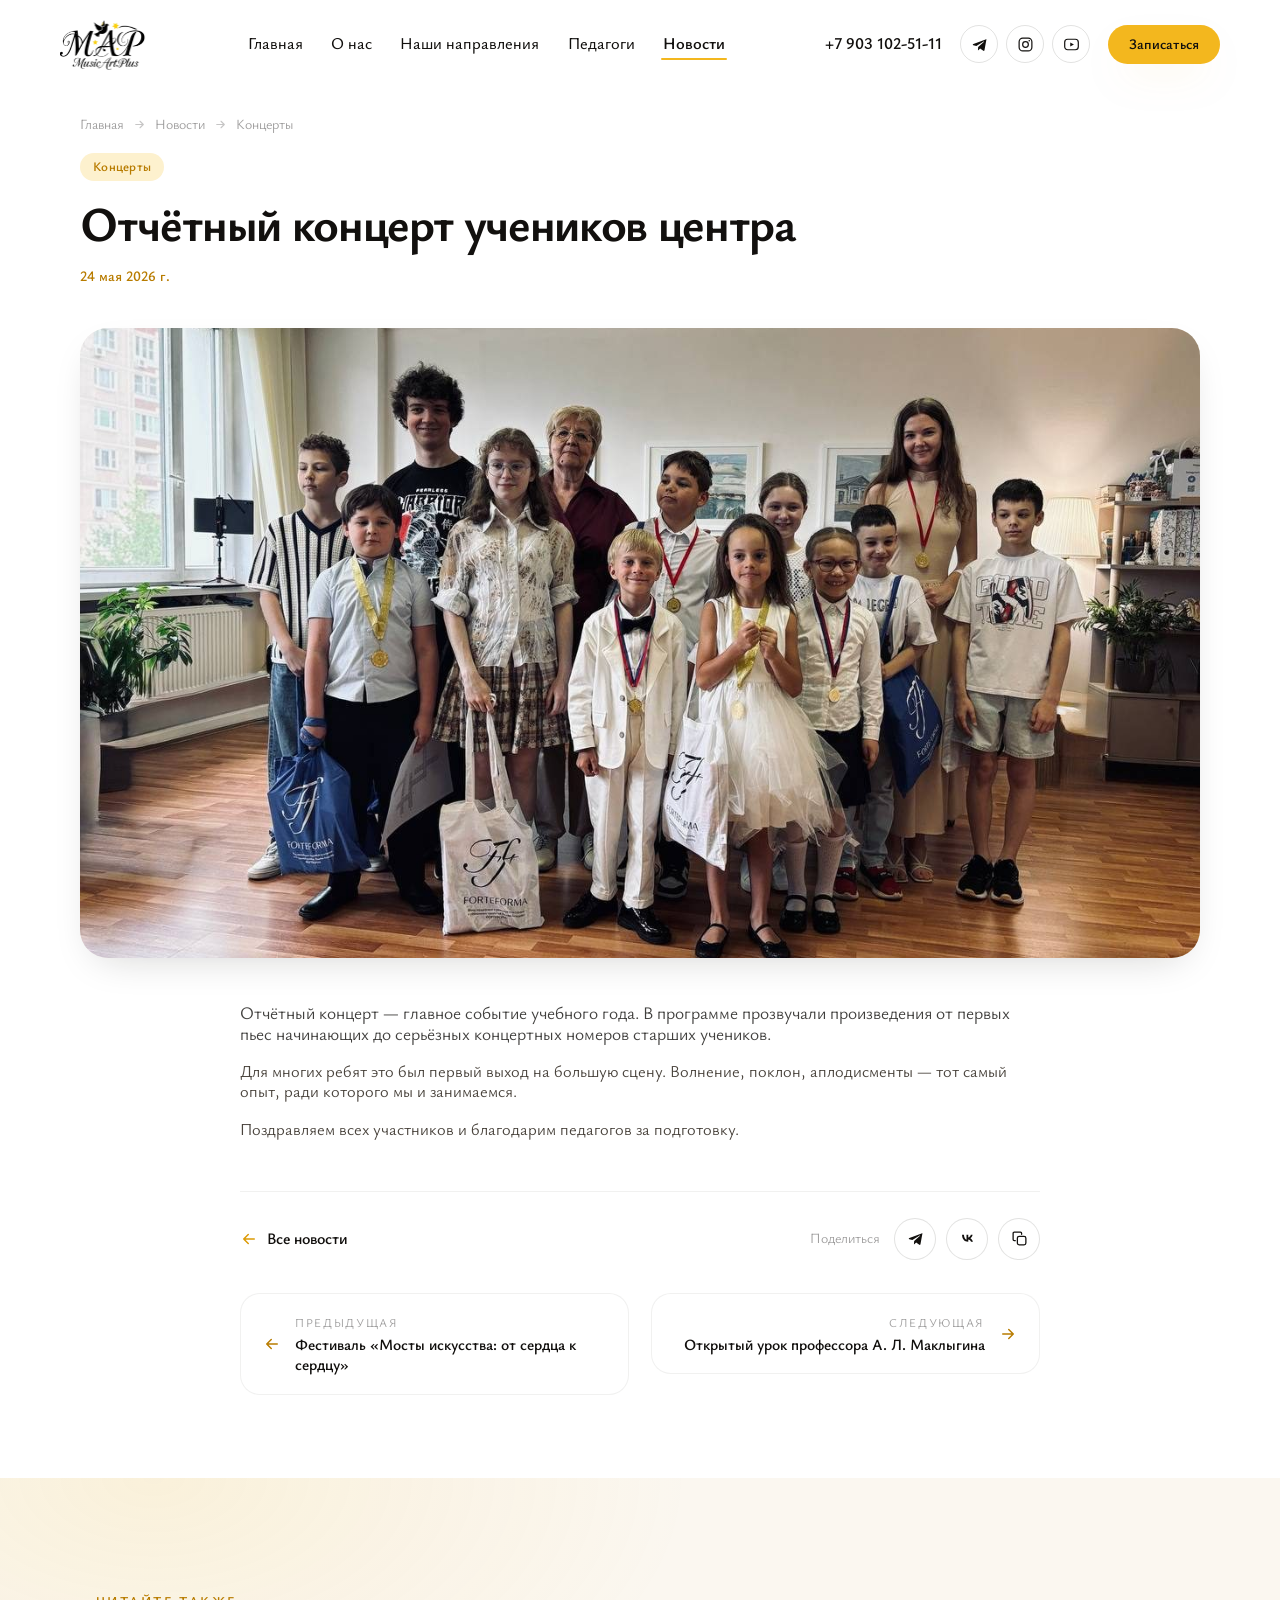
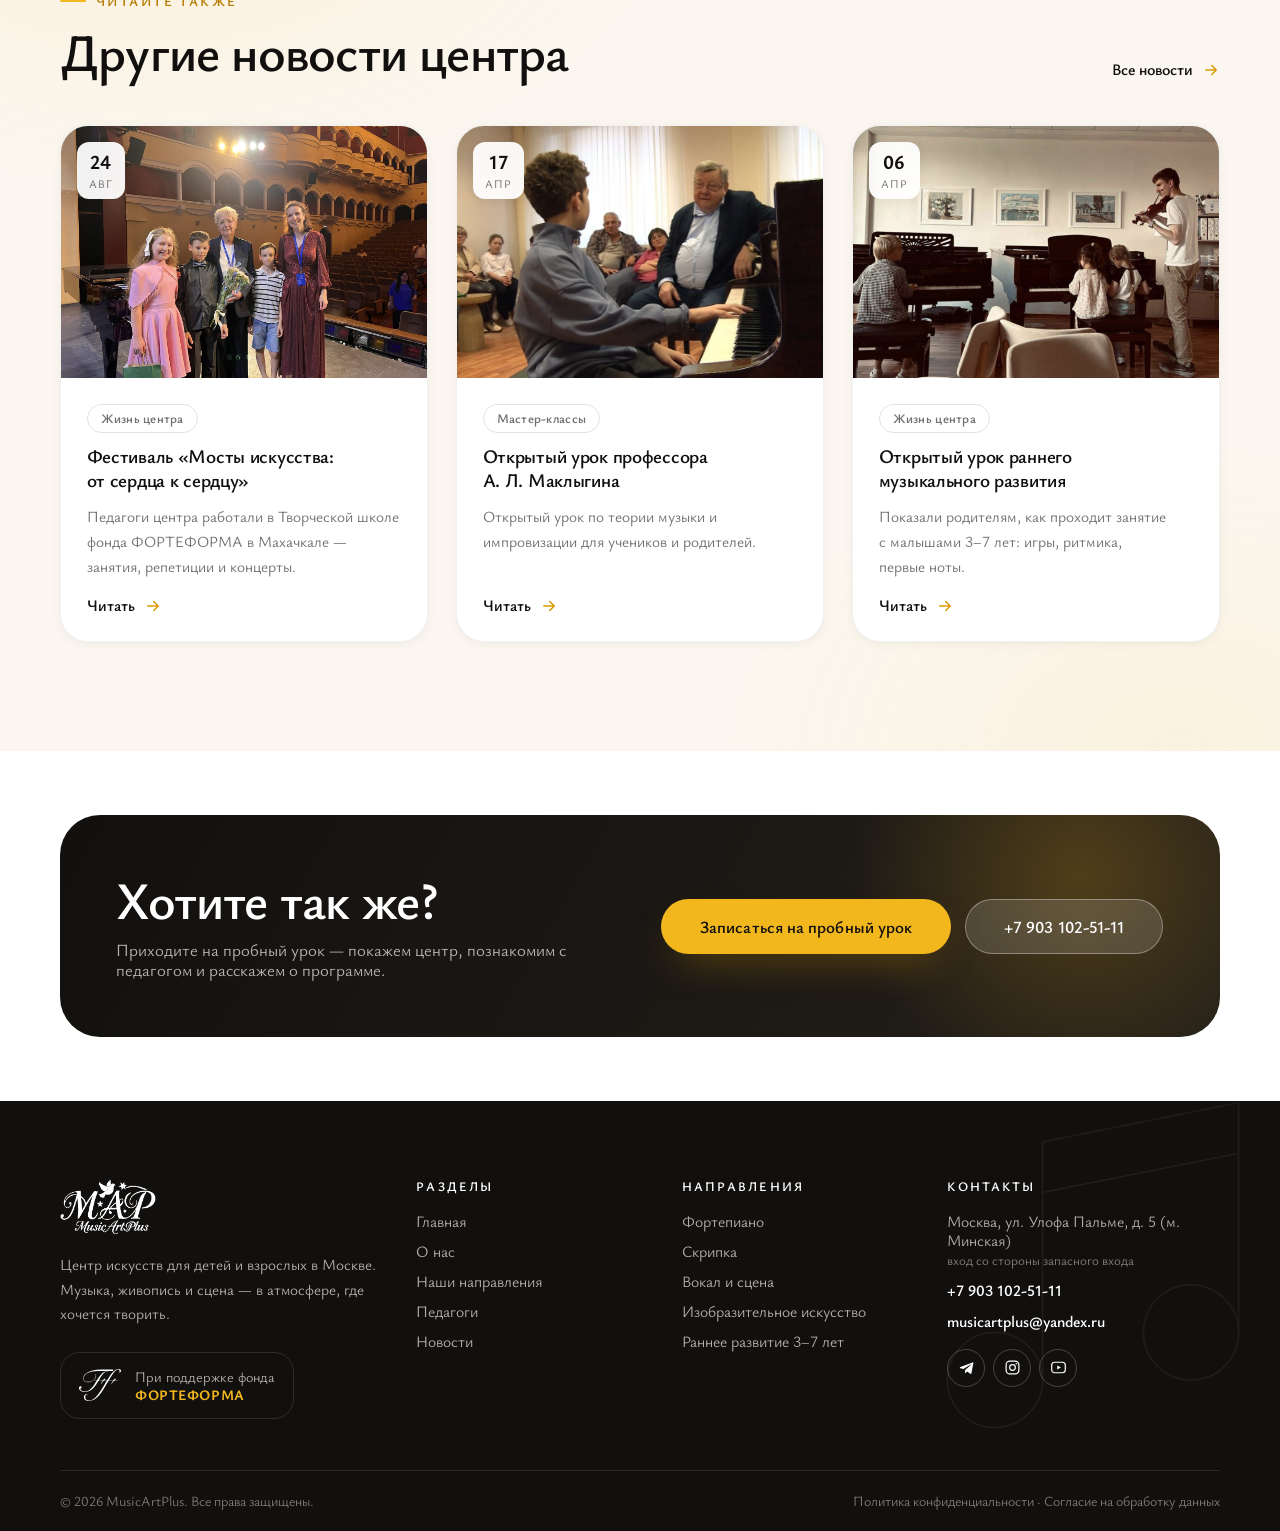
<file: news-concert.html>
<!DOCTYPE html>
<html lang="ru" class="no-js">
<head>
<script>document.documentElement.className="js"</script>
<meta charset="utf-8">
<meta name="viewport" content="width=device-width, initial-scale=1">
<title>Отчётный концерт учеников центра — новости MusicArtPlus</title>
<meta name="description" content="Наши ученики впервые вышли на большую сцену — от первых пьес до концертных программ.">
<meta name="theme-color" content="#F3B71E">
<link rel="icon" href="assets/img/ui/favicon.png" type="image/png">
<link rel="apple-touch-icon" href="assets/img/ui/favicon.png">
<meta property="og:type" content="website">
<meta property="og:title" content="Отчётный концерт учеников центра — новости MusicArtPlus">
<meta property="og:description" content="Наши ученики впервые вышли на большую сцену — от первых пьес до концертных программ.">
<meta property="og:image" content="assets/img/ui/logo-color.png">
<meta property="og:locale" content="ru_RU">
<link rel="preconnect" href="https://fonts.googleapis.com">
<link rel="preconnect" href="https://fonts.gstatic.com" crossorigin>
<link href="https://fonts.googleapis.com/css2?family=Ysabeau:ital,wght@0,300..800;1,300..600&family=Ysabeau+SC:wght@500;600;700&display=swap" rel="stylesheet">
<link rel="stylesheet" href="assets/css/style.css">
</head>
<body data-page="news" data-hero="light">
<div class="preloader" aria-hidden="true">
  <img src="assets/img/ui/logo-color.png" alt="">
  <span class="preloader__bar"></span>
</div>

<header class="header">
  <div class="container header__inner">
    <a class="logo" href="index.html" aria-label="MusicArtPlus — на главную">
      <img class="logo__dark" src="assets/img/ui/logo-color.png" alt="MusicArtPlus — центр искусств" width="176" height="103">
      <img class="logo__light" src="assets/img/ui/logo-white.png" alt="" aria-hidden="true" width="176" height="103">
    </a>
    <nav class="nav" aria-label="Основная навигация"><a class="nav__link" data-nav="home" href="index.html">Главная</a><a class="nav__link" data-nav="about" href="about.html">О нас</a><a class="nav__link" data-nav="directions" href="directions.html">Наши направления</a><a class="nav__link" data-nav="teachers" href="teachers.html">Педагоги</a><a class="nav__link" data-nav="news" href="news.html">Новости</a></nav>
    <div class="header__side">
      <a class="header__phone" href="tel:+79031025111">+7 903 102-51-11</a>
      <div class="socials "><a href="https://t.me/MusicArtPlus" target="_blank" rel="noopener" aria-label="Telegram"><svg viewBox="0 0 24 24" fill="currentColor" aria-hidden="true"><path d="M21.9 4.3 19 20.1c-.2 1-.8 1.2-1.6.8l-4.5-3.3-2.2 2.1c-.25.25-.45.45-.92.45l.33-4.66 8.3-7.5c.36-.32-.08-.5-.56-.18l-10.26 6.46-4.42-1.38c-.96-.3-.98-.96.2-1.42l17.28-6.66c.8-.3 1.5.18 1.24 1.5z"/></svg></a><a href="https://www.instagram.com/music_art_plus" target="_blank" rel="noopener" aria-label="Instagram"><svg viewBox="0 0 24 24" fill="none" stroke="currentColor" stroke-width="1.7" aria-hidden="true"><rect x="3" y="3" width="18" height="18" rx="5.2"/><circle cx="12" cy="12" r="4"/><circle cx="17.3" cy="6.7" r="1.15" fill="currentColor" stroke="none"/></svg></a><a href="https://rutube.ru/channel/76411207" target="_blank" rel="noopener" aria-label="Rutube"><svg viewBox="0 0 24 24" fill="none" stroke="currentColor" stroke-width="1.7" aria-hidden="true"><rect x="2.4" y="4.6" width="19.2" height="14.8" rx="4.2"/><path d="M10.2 9.1 15.4 12l-5.2 2.9z" fill="currentColor" stroke="none"/></svg></a></div>
      <a class="btn btn--gold btn--sm" data-crm="true" href="#">Записаться</a>
      <button class="burger" type="button" aria-label="Открыть меню" aria-expanded="false" aria-controls="mobile-menu">
        <span></span><span></span><span></span>
      </button>
    </div>
  </div>
</header>

<div class="mobile-menu" id="mobile-menu">
  <nav class="mobile-menu__nav" aria-label="Мобильная навигация"><a data-nav="home" href="index.html">Главная<svg viewBox="0 0 24 24" fill="none" stroke="currentColor" stroke-width="2" stroke-linecap="round" stroke-linejoin="round" aria-hidden="true"><path d="M5 12h14M13 6l6 6-6 6"/></svg></a><a data-nav="about" href="about.html">О нас<svg viewBox="0 0 24 24" fill="none" stroke="currentColor" stroke-width="2" stroke-linecap="round" stroke-linejoin="round" aria-hidden="true"><path d="M5 12h14M13 6l6 6-6 6"/></svg></a><a data-nav="directions" href="directions.html">Наши направления<svg viewBox="0 0 24 24" fill="none" stroke="currentColor" stroke-width="2" stroke-linecap="round" stroke-linejoin="round" aria-hidden="true"><path d="M5 12h14M13 6l6 6-6 6"/></svg></a><a data-nav="teachers" href="teachers.html">Педагоги<svg viewBox="0 0 24 24" fill="none" stroke="currentColor" stroke-width="2" stroke-linecap="round" stroke-linejoin="round" aria-hidden="true"><path d="M5 12h14M13 6l6 6-6 6"/></svg></a><a data-nav="news" href="news.html">Новости<svg viewBox="0 0 24 24" fill="none" stroke="currentColor" stroke-width="2" stroke-linecap="round" stroke-linejoin="round" aria-hidden="true"><path d="M5 12h14M13 6l6 6-6 6"/></svg></a></nav>
  <div class="mobile-menu__foot">
    <a class="btn btn--gold btn--block" data-crm="true" href="#">Записаться на пробный урок</a>
    <a class="header__phone" href="tel:+79031025111" style="font-size:22px;display:block">+7 903 102-51-11</a>
    <p class="muted" style="font-size:15px">Москва, ул. Улофа Пальме, д. 5 (м. Минская)</p>
    <div class="socials "><a href="https://t.me/MusicArtPlus" target="_blank" rel="noopener" aria-label="Telegram"><svg viewBox="0 0 24 24" fill="currentColor" aria-hidden="true"><path d="M21.9 4.3 19 20.1c-.2 1-.8 1.2-1.6.8l-4.5-3.3-2.2 2.1c-.25.25-.45.45-.92.45l.33-4.66 8.3-7.5c.36-.32-.08-.5-.56-.18l-10.26 6.46-4.42-1.38c-.96-.3-.98-.96.2-1.42l17.28-6.66c.8-.3 1.5.18 1.24 1.5z"/></svg></a><a href="https://www.instagram.com/music_art_plus" target="_blank" rel="noopener" aria-label="Instagram"><svg viewBox="0 0 24 24" fill="none" stroke="currentColor" stroke-width="1.7" aria-hidden="true"><rect x="3" y="3" width="18" height="18" rx="5.2"/><circle cx="12" cy="12" r="4"/><circle cx="17.3" cy="6.7" r="1.15" fill="currentColor" stroke="none"/></svg></a><a href="https://rutube.ru/channel/76411207" target="_blank" rel="noopener" aria-label="Rutube"><svg viewBox="0 0 24 24" fill="none" stroke="currentColor" stroke-width="1.7" aria-hidden="true"><rect x="2.4" y="4.6" width="19.2" height="14.8" rx="4.2"/><path d="M10.2 9.1 15.4 12l-5.2 2.9z" fill="currentColor" stroke="none"/></svg></a></div>
  </div>
</div>
<main><article class="section article"><div class="container container--narrow"><div class="article__head"><nav class="crumbs" aria-label="Хлебные крошки"><a href="index.html">Главная</a><svg viewBox="0 0 24 24" fill="none" stroke="currentColor" stroke-width="2" stroke-linecap="round" stroke-linejoin="round" aria-hidden="true"><path d="M5 12h14M13 6l6 6-6 6"/></svg><a href="news.html">Новости</a><svg viewBox="0 0 24 24" fill="none" stroke="currentColor" stroke-width="2" stroke-linecap="round" stroke-linejoin="round" aria-hidden="true"><path d="M5 12h14M13 6l6 6-6 6"/></svg><span>Концерты</span></nav><span class="chip">Концерты</span><h1>Отчётный концерт учеников центра</h1><div class="article__meta"><time datetime="2026">24 мая 2026 г.</time></div></div><figure class="article__cover reveal"><img src="assets/img/gallery/g21.jpg" alt="Отчётный концерт учеников центра" fetchpriority="high"></figure><div class="article__body"><p>Отчётный концерт — главное событие учебного года. В программе прозвучали произведения от первых пьес начинающих до серьёзных концертных номеров старших учеников.</p><p>Для многих ребят это был первый выход на большую сцену. Волнение, поклон, аплодисменты — тот самый опыт, ради которого мы и занимаемся.</p><p>Поздравляем всех участников и благодарим педагогов за подготовку.</p></div><div class="article__foot"><a class="link-arrow link-arrow--back" href="news.html"><svg viewBox="0 0 24 24" fill="none" stroke="currentColor" stroke-width="2" stroke-linecap="round" stroke-linejoin="round" aria-hidden="true"><path d="M19 12H5M11 18l-6-6 6-6"/></svg>Все новости</a><div class="share"><span>Поделиться</span><a data-share="tg" href="#" target="_blank" rel="noopener" aria-label="Поделиться в Telegram"><svg viewBox="0 0 24 24" fill="currentColor" aria-hidden="true"><path d="M21.9 4.3 19 20.1c-.2 1-.8 1.2-1.6.8l-4.5-3.3-2.2 2.1c-.25.25-.45.45-.92.45l.33-4.66 8.3-7.5c.36-.32-.08-.5-.56-.18l-10.26 6.46-4.42-1.38c-.96-.3-.98-.96.2-1.42l17.28-6.66c.8-.3 1.5.18 1.24 1.5z"/></svg></a><a data-share="vk" href="#" target="_blank" rel="noopener" aria-label="Поделиться во ВКонтакте"><svg viewBox="0 0 24 24" fill="currentColor"><path d="M12.8 16.6c-5.2 0-8.4-3.7-8.5-9.8h2.7c.1 4.5 2.1 6.4 3.6 6.8V6.8h2.5v3.9c1.5-.2 3.1-1.9 3.6-3.9h2.5c-.4 2.4-2 4.1-3.2 4.8 1.2.6 3 2.1 3.7 4.9h-2.7c-.5-1.7-2-3-3.9-3.2v3.3z"/></svg></a><button data-share="copy" type="button" aria-label="Скопировать ссылку"><svg viewBox="0 0 24 24" fill="none" stroke="currentColor" stroke-width="1.8" stroke-linecap="round" stroke-linejoin="round"><rect x="9" y="9" width="12" height="12" rx="2.6"/><path d="M6 15H4.6A1.6 1.6 0 013 13.4V4.6A1.6 1.6 0 014.6 3h8.8A1.6 1.6 0 0115 4.6V6"/></svg></button></div></div><div class="prevnext"><div class="prevnext--prev"><a href="news-camp.html"><svg viewBox="0 0 24 24" fill="none" stroke="currentColor" stroke-width="2" stroke-linecap="round" stroke-linejoin="round" aria-hidden="true"><path d="M19 12H5M11 18l-6-6 6-6"/></svg><span><span class="prevnext__dir">Предыдущая</span><b>Фестиваль «Мосты искусства: от сердца к сердцу»</b></span></a></div><div class="prevnext--next"><a href="news-master.html"><svg viewBox="0 0 24 24" fill="none" stroke="currentColor" stroke-width="2" stroke-linecap="round" stroke-linejoin="round" aria-hidden="true"><path d="M5 12h14M13 6l6 6-6 6"/></svg><span><span class="prevnext__dir">Следующая</span><b>Открытый урок профессора А. Л. Маклыгина</b></span></a></div></div></div></article><section class="section section--cream"><div class="container"><div class="sec-head"><div class="sec-head__text"><span class="eyebrow">Читайте также</span><h2 class="h2">Другие новости центра</h2></div><a class="link-arrow" href="news.html">Все новости<svg viewBox="0 0 24 24" fill="none" stroke="currentColor" stroke-width="2" stroke-linecap="round" stroke-linejoin="round" aria-hidden="true"><path d="M5 12h14M13 6l6 6-6 6"/></svg></a></div><div class="grid g-3"><a class="card reveal" data-delay="0" data-news-item data-tag="Жизнь центра" href="news-camp.html"><div class="card__media"><div class="card__date"><b>24</b><span>авг</span></div><img src="assets/img/gallery/g24.jpg" alt="Фестиваль «Мосты искусства: от сердца к сердцу»" loading="lazy" width="640" height="440"></div><div class="card__body"><span class="chip chip--outline">Жизнь центра</span><h3 class="card__title">Фестиваль «Мосты искусства: от сердца к сердцу»</h3><p class="card__text">Педагоги центра работали в Творческой школе фонда ФОРТЕФОРМА в Махачкале — занятия, репетиции и концерты.</p><div class="card__foot"><span class="link-arrow">Читать<svg viewBox="0 0 24 24" fill="none" stroke="currentColor" stroke-width="2" stroke-linecap="round" stroke-linejoin="round" aria-hidden="true"><path d="M5 12h14M13 6l6 6-6 6"/></svg></span></div></div></a><a class="card reveal" data-delay="1" data-news-item data-tag="Мастер-классы" href="news-master.html"><div class="card__media"><div class="card__date"><b>17</b><span>апр</span></div><img src="assets/img/gallery/g26.jpg" alt="Открытый урок профессора А. Л. Маклыгина" loading="lazy" width="640" height="440"></div><div class="card__body"><span class="chip chip--outline">Мастер-классы</span><h3 class="card__title">Открытый урок профессора А. Л. Маклыгина</h3><p class="card__text">Открытый урок по теории музыки и импровизации для учеников и родителей.</p><div class="card__foot"><span class="link-arrow">Читать<svg viewBox="0 0 24 24" fill="none" stroke="currentColor" stroke-width="2" stroke-linecap="round" stroke-linejoin="round" aria-hidden="true"><path d="M5 12h14M13 6l6 6-6 6"/></svg></span></div></div></a><a class="card reveal" data-delay="2" data-news-item data-tag="Жизнь центра" href="news-open.html"><div class="card__media"><div class="card__date"><b>06</b><span>апр</span></div><img src="assets/img/gallery/g27.jpg" alt="Открытый урок раннего музыкального развития" loading="lazy" width="640" height="440"></div><div class="card__body"><span class="chip chip--outline">Жизнь центра</span><h3 class="card__title">Открытый урок раннего музыкального развития</h3><p class="card__text">Показали родителям, как проходит занятие с малышами 3–7 лет: игры, ритмика, первые ноты.</p><div class="card__foot"><span class="link-arrow">Читать<svg viewBox="0 0 24 24" fill="none" stroke="currentColor" stroke-width="2" stroke-linecap="round" stroke-linejoin="round" aria-hidden="true"><path d="M5 12h14M13 6l6 6-6 6"/></svg></span></div></div></a></div></div></section>
<section class="section section--tight">
  <div class="container">
    <div class="cta-band reveal reveal--scale">
      <span class="cta-band__glow" aria-hidden="true"></span>
      <div>
        <h2 class="h2">Хотите так же?</h2>
        <p>Приходите на пробный урок — покажем центр, познакомим с педагогом и расскажем о программе.</p>
      </div>
      <div class="cta-band__actions">
        <a class="btn btn--gold btn--lg" data-crm="true" href="#">Записаться на пробный урок</a>
        <a class="btn btn--light btn--lg" href="tel:+79031025111">+7 903 102-51-11</a>
      </div>
    </div>
  </div>
</section></main>
<footer class="footer">
  <div class="footer__deco" aria-hidden="true">
    <svg viewBox="0 0 300 300"><circle cx="60" cy="230" r="34"/><circle cx="200" cy="196" r="34"/><path d="M94 230V60l140-28v164"/><path d="M94 96l140-28"/></svg>
  </div>
  <div class="container">
    <div class="footer__grid">
      <div>
        <img class="footer__logo" src="assets/img/ui/logo-white.png" alt="MusicArtPlus" width="176" height="103">
        <p>Центр искусств для детей и взрослых в Москве. Музыка, живопись и сцена — в атмосфере, где хочется творить.</p>
        <a class="footer__fund" href="https://forteforma.ru/" target="_blank" rel="noopener">
          <img src="assets/img/ui/forteforma.svg" alt="Фонд ФОРТЕФОРМА" width="45" height="34">
          <span>При поддержке фонда <b>ФОРТЕФОРМА</b></span>
        </a>
      </div>
      <div>
        <h4>Разделы</h4>
        <div class="footer__links">
          <a href="index.html">Главная</a>
          <a href="about.html">О нас</a>
          <a href="directions.html">Наши направления</a>
          <a href="teachers.html">Педагоги</a>
          <a href="news.html">Новости</a>
        </div>
      </div>
      <div>
        <h4>Направления</h4>
        <div class="footer__links">
          <a href="directions.html#dir-piano">Фортепиано</a>
          <a href="directions.html#dir-violin">Скрипка</a>
          <a href="directions.html#dir-vocal">Вокал и сцена</a>
          <a href="directions.html#dir-art">Изобразительное искусство</a>
          <a href="directions.html#dir-early">Раннее развитие 3–7 лет</a>
        </div>
      </div>
      <div>
        <h4>Контакты</h4>
        <div class="footer__contact">
          <span>Москва, ул. Улофа Пальме, д. 5 (м. Минская)<br><small style="opacity:.7">вход со стороны запасного входа</small></span>
          <a href="tel:+79031025111">+7 903 102-51-11</a>
          <a href="mailto:musicartplus@yandex.ru">musicartplus@yandex.ru</a>
        </div>
        <div style="margin-top:18px"><div class="socials socials--footer"><a href="https://t.me/MusicArtPlus" target="_blank" rel="noopener" aria-label="Telegram"><svg viewBox="0 0 24 24" fill="currentColor" aria-hidden="true"><path d="M21.9 4.3 19 20.1c-.2 1-.8 1.2-1.6.8l-4.5-3.3-2.2 2.1c-.25.25-.45.45-.92.45l.33-4.66 8.3-7.5c.36-.32-.08-.5-.56-.18l-10.26 6.46-4.42-1.38c-.96-.3-.98-.96.2-1.42l17.28-6.66c.8-.3 1.5.18 1.24 1.5z"/></svg></a><a href="https://www.instagram.com/music_art_plus" target="_blank" rel="noopener" aria-label="Instagram"><svg viewBox="0 0 24 24" fill="none" stroke="currentColor" stroke-width="1.7" aria-hidden="true"><rect x="3" y="3" width="18" height="18" rx="5.2"/><circle cx="12" cy="12" r="4"/><circle cx="17.3" cy="6.7" r="1.15" fill="currentColor" stroke="none"/></svg></a><a href="https://rutube.ru/channel/76411207" target="_blank" rel="noopener" aria-label="Rutube"><svg viewBox="0 0 24 24" fill="none" stroke="currentColor" stroke-width="1.7" aria-hidden="true"><rect x="2.4" y="4.6" width="19.2" height="14.8" rx="4.2"/><path d="M10.2 9.1 15.4 12l-5.2 2.9z" fill="currentColor" stroke="none"/></svg></a></div></div>
      </div>
    </div>
    <div class="footer__bottom">
      <span>© <span data-year>2026</span> MusicArtPlus. Все права защищены.</span>
      <span><a href="#">Политика конфиденциальности</a> · <a href="#">Согласие на обработку данных</a></span>
    </div>
  </div>
</footer>

<a class="btn btn--gold fab" data-crm="true" href="#">Записаться на пробный урок</a>

<div class="modal" id="booking-modal" role="dialog" aria-modal="true" aria-labelledby="bk-title">
  <div class="modal__backdrop"></div>
  <div class="modal__box modal__box--form">
    <button class="modal__close" type="button" data-close aria-label="Закрыть"><svg viewBox="0 0 24 24" fill="none" stroke="currentColor" stroke-width="2" stroke-linecap="round" aria-hidden="true"><path d="M5 5l14 14M19 5L5 19"/></svg></button>
    <div class="bk">
      <aside class="bk__aside">
        <img src="assets/img/ui/logo-color.png" alt="MusicArtPlus">
        <h4>Первый урок — чтобы просто попробовать</h4>
        <p>Знакомство с педагогом и инструментом. Ни к чему не обязывает.</p>
        <ul class="about-list">
          <li><span class="tick"><svg viewBox="0 0 24 24" aria-hidden="true"><path d="M4 12.6l5.2 5.2L20 6.6"/></svg></span><span>Подберём педагога под возраст и характер</span></li>
          <li><span class="tick"><svg viewBox="0 0 24 24" aria-hidden="true"><path d="M4 12.6l5.2 5.2L20 6.6"/></svg></span><span>Заниматься можно на инструментах центра</span></li>
          <li><span class="tick"><svg viewBox="0 0 24 24" aria-hidden="true"><path d="M4 12.6l5.2 5.2L20 6.6"/></svg></span><span>Очно у метро Минская или онлайн</span></li>
        </ul>
        <div class="bk__phone">
          <span>Или позвоните</span>
          <a href="tel:+79031025111">+7 903 102-51-11</a>
        </div>
      </aside>
      <div class="bk__main">
        <h3 class="bk__title" id="bk-title">Записаться на пробный урок</h3>
        <p class="bk__sub">Заполните два поля — остальное уточним по телефону.</p>

        <div class="bk__ctx" data-bk-ctx>
          <img alt="" data-bk-photo>
          <div><span data-bk-label>Педагог</span><b data-bk-name></b></div>
        </div>

        <form class="form" data-form id="form-booking" novalidate>
          <input type="hidden" name="teacher" data-bk-input>
          <div class="field">
            <label for="bk-name">Как вас зовут</label>
            <input id="bk-name" name="name" type="text" placeholder="Имя" required autocomplete="name">
            <span class="field__err">Пожалуйста, укажите имя</span>
          </div>
          <div class="field">
            <label for="bk-tel">Телефон</label>
            <input id="bk-tel" name="phone" type="tel" placeholder="+7 (___) ___-__-__" required autocomplete="tel">
            <span class="field__err">Укажите телефон полностью</span>
          </div>
          <div class="field">
            <label for="bk-dir">Направление</label>
            <select id="bk-dir" name="direction" data-bk-dir><option value="Фортепиано">Фортепиано</option><option value="Скрипка">Скрипка</option><option value="Труба и духовые">Труба и духовые</option><option value="Вокал и сценическая речь">Вокал и сценическая речь</option><option value="Актёрское мастерство">Актёрское мастерство</option><option value="Изобразительное искусство">Изобразительное искусство</option><option value="Сольфеджио и теория музыки">Сольфеджио и теория музыки</option><option value="Раннее музыкальное развитие (3–7 лет)">Раннее музыкальное развитие (3–7 лет)</option><option value="Подготовка к поступлению">Подготовка к поступлению</option><option value="Ещё не выбрали — подскажите">Ещё не выбрали — подскажите</option></select>
          </div>
          <label class="check">
            <input type="checkbox" required>
            <span>Я согласен(-на) на обработку персональных данных и принимаю <a href="#">политику конфиденциальности</a></span>
          </label>
          <button class="btn btn--gold btn--block btn--lg" type="submit" data-label="Отправить заявку">Отправить заявку</button>
          <div class="form__ok" role="status" aria-live="polite">
            <span class="form__ok-ico"><svg viewBox="0 0 24 24" aria-hidden="true"><path d="M4 12.6l5.2 5.2L20 6.6"/></svg></span>
            <span>Спасибо! Заявка принята — мы перезвоним в ближайшее рабочее время.</span>
          </div>
          <p class="form__note">Или выберите время сами в системе «Мой класс» —
            <a data-bk-crm href="#" target="_blank" rel="noopener" style="color:var(--gold-dark);font-weight:600">открыть расписание</a></p>
        </form>
      </div>
    </div>
  </div>
</div>

<div class="modal" id="teacher-modal" role="dialog" aria-modal="true" aria-label="Карточка педагога">
  <div class="modal__backdrop"></div>
  <div class="modal__box">
    <button class="modal__close" type="button" data-close aria-label="Закрыть"><svg viewBox="0 0 24 24" fill="none" stroke="currentColor" stroke-width="2" stroke-linecap="round" aria-hidden="true"><path d="M5 5l14 14M19 5L5 19"/></svg></button>
    <div data-teacher-slot></div>
  </div>
</div>

<div class="modal" id="video-modal" role="dialog" aria-modal="true" aria-label="Видео">
  <div class="modal__backdrop"></div>
  <div class="modal__box modal__box--video">
    <button class="modal__close" type="button" data-close aria-label="Закрыть"><svg viewBox="0 0 24 24" fill="none" stroke="currentColor" stroke-width="2" stroke-linecap="round" aria-hidden="true"><path d="M5 5l14 14M19 5L5 19"/></svg></button>
    <div class="modal__video"></div>
    <div class="v-foot" style="display:none"></div>
  </div>
</div>

<script src="assets/js/main.js" defer></script>

</body>
</html>
</file>
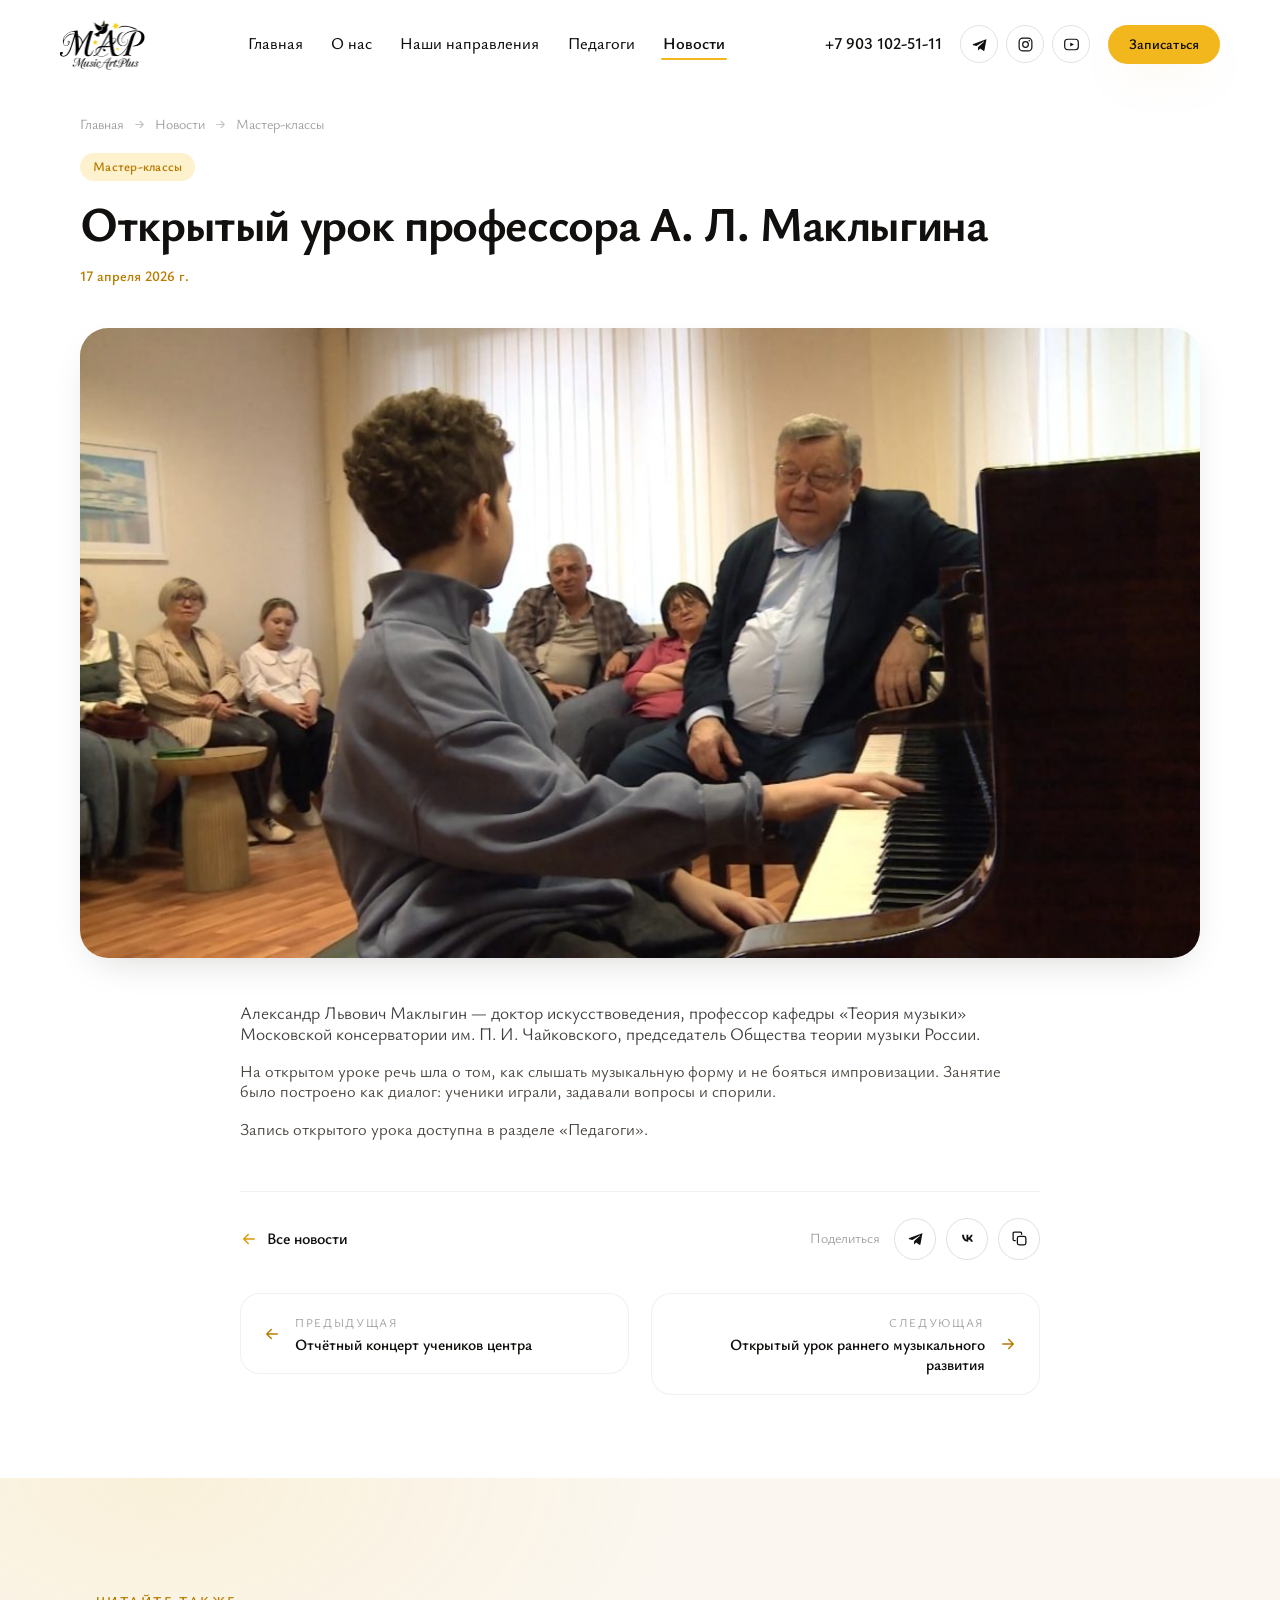
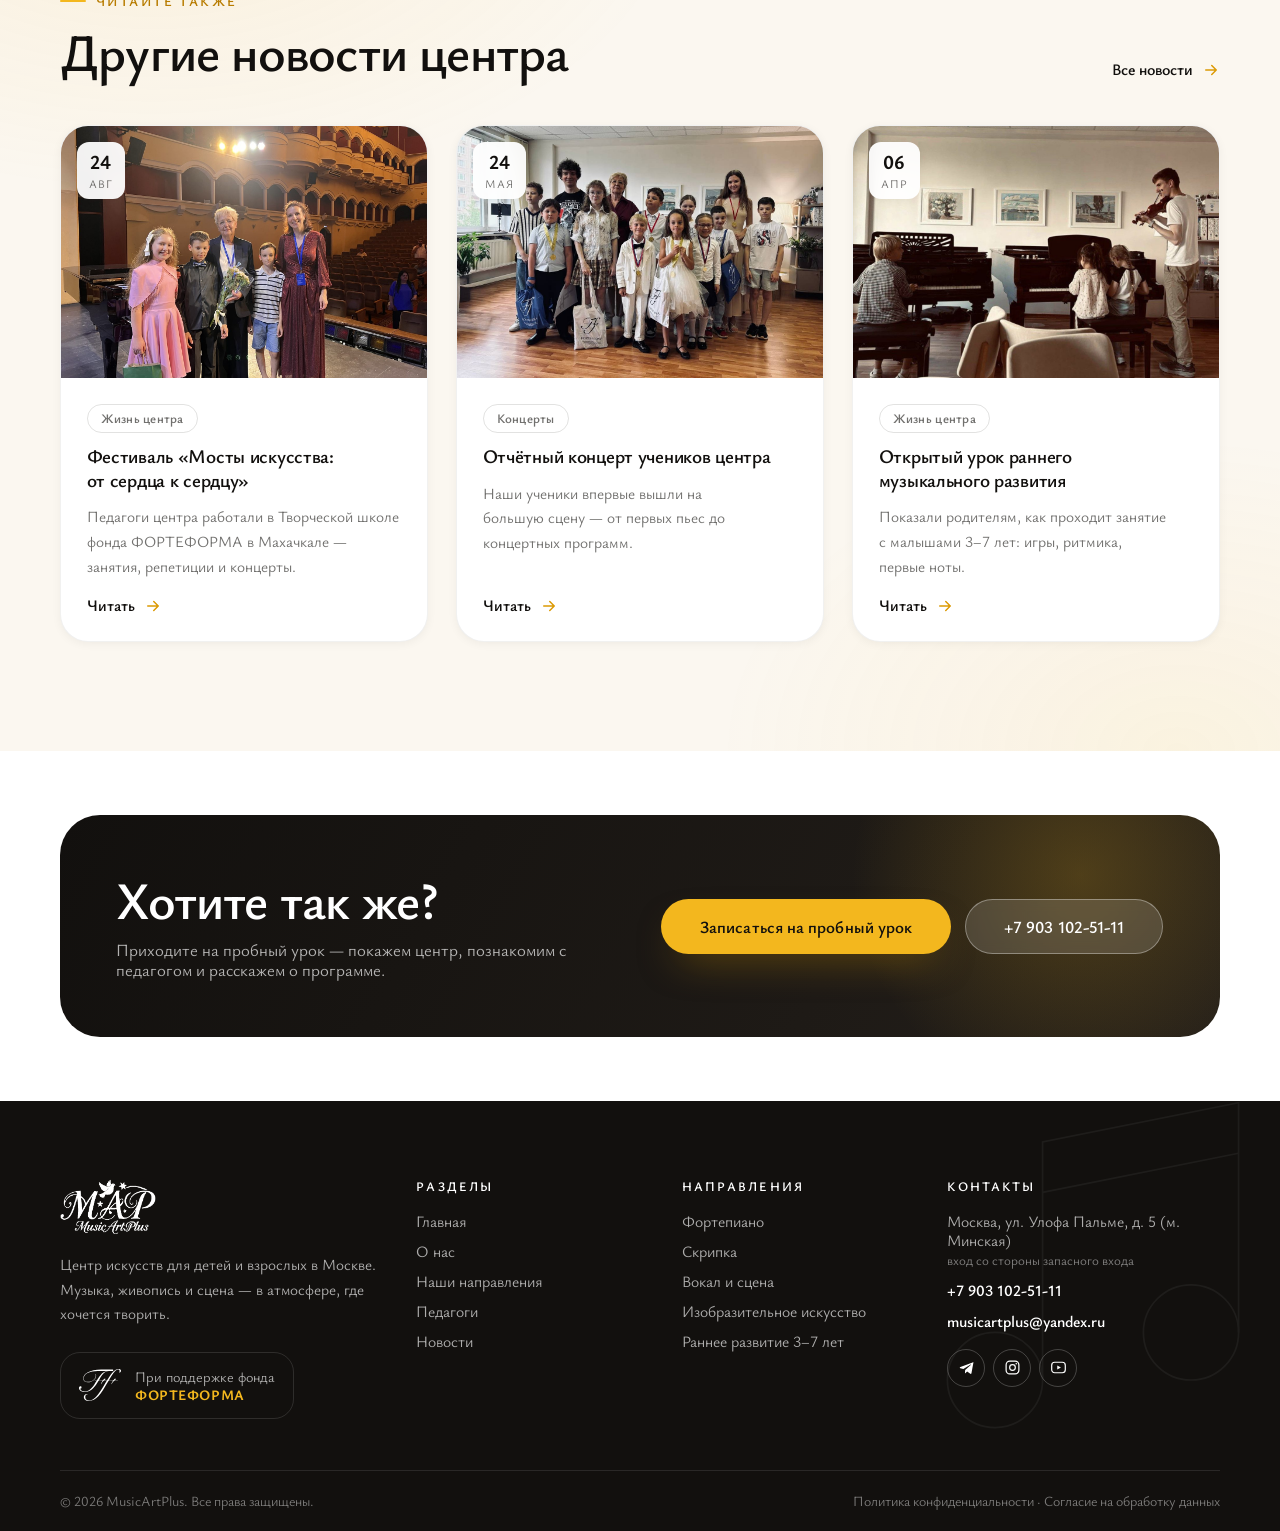
<file: news-master.html>
<!DOCTYPE html>
<html lang="ru" class="no-js">
<head>
<script>document.documentElement.className="js"</script>
<meta charset="utf-8">
<meta name="viewport" content="width=device-width, initial-scale=1">
<title>Открытый урок профессора А. Л. Маклыгина — новости MusicArtPlus</title>
<meta name="description" content="Открытый урок по теории музыки и импровизации для учеников и родителей.">
<meta name="theme-color" content="#F3B71E">
<link rel="icon" href="assets/img/ui/favicon.png" type="image/png">
<link rel="apple-touch-icon" href="assets/img/ui/favicon.png">
<meta property="og:type" content="website">
<meta property="og:title" content="Открытый урок профессора А. Л. Маклыгина — новости MusicArtPlus">
<meta property="og:description" content="Открытый урок по теории музыки и импровизации для учеников и родителей.">
<meta property="og:image" content="assets/img/ui/logo-color.png">
<meta property="og:locale" content="ru_RU">
<link rel="preconnect" href="https://fonts.googleapis.com">
<link rel="preconnect" href="https://fonts.gstatic.com" crossorigin>
<link href="https://fonts.googleapis.com/css2?family=Ysabeau:ital,wght@0,300..800;1,300..600&family=Ysabeau+SC:wght@500;600;700&display=swap" rel="stylesheet">
<link rel="stylesheet" href="assets/css/style.css">
</head>
<body data-page="news" data-hero="light">
<div class="preloader" aria-hidden="true">
  <img src="assets/img/ui/logo-color.png" alt="">
  <span class="preloader__bar"></span>
</div>

<header class="header">
  <div class="container header__inner">
    <a class="logo" href="index.html" aria-label="MusicArtPlus — на главную">
      <img class="logo__dark" src="assets/img/ui/logo-color.png" alt="MusicArtPlus — центр искусств" width="176" height="103">
      <img class="logo__light" src="assets/img/ui/logo-white.png" alt="" aria-hidden="true" width="176" height="103">
    </a>
    <nav class="nav" aria-label="Основная навигация"><a class="nav__link" data-nav="home" href="index.html">Главная</a><a class="nav__link" data-nav="about" href="about.html">О нас</a><a class="nav__link" data-nav="directions" href="directions.html">Наши направления</a><a class="nav__link" data-nav="teachers" href="teachers.html">Педагоги</a><a class="nav__link" data-nav="news" href="news.html">Новости</a></nav>
    <div class="header__side">
      <a class="header__phone" href="tel:+79031025111">+7 903 102-51-11</a>
      <div class="socials "><a href="https://t.me/MusicArtPlus" target="_blank" rel="noopener" aria-label="Telegram"><svg viewBox="0 0 24 24" fill="currentColor" aria-hidden="true"><path d="M21.9 4.3 19 20.1c-.2 1-.8 1.2-1.6.8l-4.5-3.3-2.2 2.1c-.25.25-.45.45-.92.45l.33-4.66 8.3-7.5c.36-.32-.08-.5-.56-.18l-10.26 6.46-4.42-1.38c-.96-.3-.98-.96.2-1.42l17.28-6.66c.8-.3 1.5.18 1.24 1.5z"/></svg></a><a href="https://www.instagram.com/music_art_plus" target="_blank" rel="noopener" aria-label="Instagram"><svg viewBox="0 0 24 24" fill="none" stroke="currentColor" stroke-width="1.7" aria-hidden="true"><rect x="3" y="3" width="18" height="18" rx="5.2"/><circle cx="12" cy="12" r="4"/><circle cx="17.3" cy="6.7" r="1.15" fill="currentColor" stroke="none"/></svg></a><a href="https://rutube.ru/channel/76411207" target="_blank" rel="noopener" aria-label="Rutube"><svg viewBox="0 0 24 24" fill="none" stroke="currentColor" stroke-width="1.7" aria-hidden="true"><rect x="2.4" y="4.6" width="19.2" height="14.8" rx="4.2"/><path d="M10.2 9.1 15.4 12l-5.2 2.9z" fill="currentColor" stroke="none"/></svg></a></div>
      <a class="btn btn--gold btn--sm" data-crm="true" href="#">Записаться</a>
      <button class="burger" type="button" aria-label="Открыть меню" aria-expanded="false" aria-controls="mobile-menu">
        <span></span><span></span><span></span>
      </button>
    </div>
  </div>
</header>

<div class="mobile-menu" id="mobile-menu">
  <nav class="mobile-menu__nav" aria-label="Мобильная навигация"><a data-nav="home" href="index.html">Главная<svg viewBox="0 0 24 24" fill="none" stroke="currentColor" stroke-width="2" stroke-linecap="round" stroke-linejoin="round" aria-hidden="true"><path d="M5 12h14M13 6l6 6-6 6"/></svg></a><a data-nav="about" href="about.html">О нас<svg viewBox="0 0 24 24" fill="none" stroke="currentColor" stroke-width="2" stroke-linecap="round" stroke-linejoin="round" aria-hidden="true"><path d="M5 12h14M13 6l6 6-6 6"/></svg></a><a data-nav="directions" href="directions.html">Наши направления<svg viewBox="0 0 24 24" fill="none" stroke="currentColor" stroke-width="2" stroke-linecap="round" stroke-linejoin="round" aria-hidden="true"><path d="M5 12h14M13 6l6 6-6 6"/></svg></a><a data-nav="teachers" href="teachers.html">Педагоги<svg viewBox="0 0 24 24" fill="none" stroke="currentColor" stroke-width="2" stroke-linecap="round" stroke-linejoin="round" aria-hidden="true"><path d="M5 12h14M13 6l6 6-6 6"/></svg></a><a data-nav="news" href="news.html">Новости<svg viewBox="0 0 24 24" fill="none" stroke="currentColor" stroke-width="2" stroke-linecap="round" stroke-linejoin="round" aria-hidden="true"><path d="M5 12h14M13 6l6 6-6 6"/></svg></a></nav>
  <div class="mobile-menu__foot">
    <a class="btn btn--gold btn--block" data-crm="true" href="#">Записаться на пробный урок</a>
    <a class="header__phone" href="tel:+79031025111" style="font-size:22px;display:block">+7 903 102-51-11</a>
    <p class="muted" style="font-size:15px">Москва, ул. Улофа Пальме, д. 5 (м. Минская)</p>
    <div class="socials "><a href="https://t.me/MusicArtPlus" target="_blank" rel="noopener" aria-label="Telegram"><svg viewBox="0 0 24 24" fill="currentColor" aria-hidden="true"><path d="M21.9 4.3 19 20.1c-.2 1-.8 1.2-1.6.8l-4.5-3.3-2.2 2.1c-.25.25-.45.45-.92.45l.33-4.66 8.3-7.5c.36-.32-.08-.5-.56-.18l-10.26 6.46-4.42-1.38c-.96-.3-.98-.96.2-1.42l17.28-6.66c.8-.3 1.5.18 1.24 1.5z"/></svg></a><a href="https://www.instagram.com/music_art_plus" target="_blank" rel="noopener" aria-label="Instagram"><svg viewBox="0 0 24 24" fill="none" stroke="currentColor" stroke-width="1.7" aria-hidden="true"><rect x="3" y="3" width="18" height="18" rx="5.2"/><circle cx="12" cy="12" r="4"/><circle cx="17.3" cy="6.7" r="1.15" fill="currentColor" stroke="none"/></svg></a><a href="https://rutube.ru/channel/76411207" target="_blank" rel="noopener" aria-label="Rutube"><svg viewBox="0 0 24 24" fill="none" stroke="currentColor" stroke-width="1.7" aria-hidden="true"><rect x="2.4" y="4.6" width="19.2" height="14.8" rx="4.2"/><path d="M10.2 9.1 15.4 12l-5.2 2.9z" fill="currentColor" stroke="none"/></svg></a></div>
  </div>
</div>
<main><article class="section article"><div class="container container--narrow"><div class="article__head"><nav class="crumbs" aria-label="Хлебные крошки"><a href="index.html">Главная</a><svg viewBox="0 0 24 24" fill="none" stroke="currentColor" stroke-width="2" stroke-linecap="round" stroke-linejoin="round" aria-hidden="true"><path d="M5 12h14M13 6l6 6-6 6"/></svg><a href="news.html">Новости</a><svg viewBox="0 0 24 24" fill="none" stroke="currentColor" stroke-width="2" stroke-linecap="round" stroke-linejoin="round" aria-hidden="true"><path d="M5 12h14M13 6l6 6-6 6"/></svg><span>Мастер-классы</span></nav><span class="chip">Мастер-классы</span><h1>Открытый урок профессора А. Л. Маклыгина</h1><div class="article__meta"><time datetime="2026">17 апреля 2026 г.</time></div></div><figure class="article__cover reveal"><img src="assets/img/gallery/g26.jpg" alt="Открытый урок профессора А. Л. Маклыгина" fetchpriority="high"></figure><div class="article__body"><p>Александр Львович Маклыгин — доктор искусствоведения, профессор кафедры «Теория музыки» Московской консерватории им. П. И. Чайковского, председатель Общества теории музыки России.</p><p>На открытом уроке речь шла о том, как слышать музыкальную форму и не бояться импровизации. Занятие было построено как диалог: ученики играли, задавали вопросы и спорили.</p><p>Запись открытого урока доступна в разделе «Педагоги».</p></div><div class="article__foot"><a class="link-arrow link-arrow--back" href="news.html"><svg viewBox="0 0 24 24" fill="none" stroke="currentColor" stroke-width="2" stroke-linecap="round" stroke-linejoin="round" aria-hidden="true"><path d="M19 12H5M11 18l-6-6 6-6"/></svg>Все новости</a><div class="share"><span>Поделиться</span><a data-share="tg" href="#" target="_blank" rel="noopener" aria-label="Поделиться в Telegram"><svg viewBox="0 0 24 24" fill="currentColor" aria-hidden="true"><path d="M21.9 4.3 19 20.1c-.2 1-.8 1.2-1.6.8l-4.5-3.3-2.2 2.1c-.25.25-.45.45-.92.45l.33-4.66 8.3-7.5c.36-.32-.08-.5-.56-.18l-10.26 6.46-4.42-1.38c-.96-.3-.98-.96.2-1.42l17.28-6.66c.8-.3 1.5.18 1.24 1.5z"/></svg></a><a data-share="vk" href="#" target="_blank" rel="noopener" aria-label="Поделиться во ВКонтакте"><svg viewBox="0 0 24 24" fill="currentColor"><path d="M12.8 16.6c-5.2 0-8.4-3.7-8.5-9.8h2.7c.1 4.5 2.1 6.4 3.6 6.8V6.8h2.5v3.9c1.5-.2 3.1-1.9 3.6-3.9h2.5c-.4 2.4-2 4.1-3.2 4.8 1.2.6 3 2.1 3.7 4.9h-2.7c-.5-1.7-2-3-3.9-3.2v3.3z"/></svg></a><button data-share="copy" type="button" aria-label="Скопировать ссылку"><svg viewBox="0 0 24 24" fill="none" stroke="currentColor" stroke-width="1.8" stroke-linecap="round" stroke-linejoin="round"><rect x="9" y="9" width="12" height="12" rx="2.6"/><path d="M6 15H4.6A1.6 1.6 0 013 13.4V4.6A1.6 1.6 0 014.6 3h8.8A1.6 1.6 0 0115 4.6V6"/></svg></button></div></div><div class="prevnext"><div class="prevnext--prev"><a href="news-concert.html"><svg viewBox="0 0 24 24" fill="none" stroke="currentColor" stroke-width="2" stroke-linecap="round" stroke-linejoin="round" aria-hidden="true"><path d="M19 12H5M11 18l-6-6 6-6"/></svg><span><span class="prevnext__dir">Предыдущая</span><b>Отчётный концерт учеников центра</b></span></a></div><div class="prevnext--next"><a href="news-open.html"><svg viewBox="0 0 24 24" fill="none" stroke="currentColor" stroke-width="2" stroke-linecap="round" stroke-linejoin="round" aria-hidden="true"><path d="M5 12h14M13 6l6 6-6 6"/></svg><span><span class="prevnext__dir">Следующая</span><b>Открытый урок раннего музыкального развития</b></span></a></div></div></div></article><section class="section section--cream"><div class="container"><div class="sec-head"><div class="sec-head__text"><span class="eyebrow">Читайте также</span><h2 class="h2">Другие новости центра</h2></div><a class="link-arrow" href="news.html">Все новости<svg viewBox="0 0 24 24" fill="none" stroke="currentColor" stroke-width="2" stroke-linecap="round" stroke-linejoin="round" aria-hidden="true"><path d="M5 12h14M13 6l6 6-6 6"/></svg></a></div><div class="grid g-3"><a class="card reveal" data-delay="0" data-news-item data-tag="Жизнь центра" href="news-camp.html"><div class="card__media"><div class="card__date"><b>24</b><span>авг</span></div><img src="assets/img/gallery/g24.jpg" alt="Фестиваль «Мосты искусства: от сердца к сердцу»" loading="lazy" width="640" height="440"></div><div class="card__body"><span class="chip chip--outline">Жизнь центра</span><h3 class="card__title">Фестиваль «Мосты искусства: от сердца к сердцу»</h3><p class="card__text">Педагоги центра работали в Творческой школе фонда ФОРТЕФОРМА в Махачкале — занятия, репетиции и концерты.</p><div class="card__foot"><span class="link-arrow">Читать<svg viewBox="0 0 24 24" fill="none" stroke="currentColor" stroke-width="2" stroke-linecap="round" stroke-linejoin="round" aria-hidden="true"><path d="M5 12h14M13 6l6 6-6 6"/></svg></span></div></div></a><a class="card reveal" data-delay="1" data-news-item data-tag="Концерты" href="news-concert.html"><div class="card__media"><div class="card__date"><b>24</b><span>мая</span></div><img src="assets/img/gallery/g21.jpg" alt="Отчётный концерт учеников центра" loading="lazy" width="640" height="440"></div><div class="card__body"><span class="chip chip--outline">Концерты</span><h3 class="card__title">Отчётный концерт учеников центра</h3><p class="card__text">Наши ученики впервые вышли на большую сцену — от первых пьес до концертных программ.</p><div class="card__foot"><span class="link-arrow">Читать<svg viewBox="0 0 24 24" fill="none" stroke="currentColor" stroke-width="2" stroke-linecap="round" stroke-linejoin="round" aria-hidden="true"><path d="M5 12h14M13 6l6 6-6 6"/></svg></span></div></div></a><a class="card reveal" data-delay="2" data-news-item data-tag="Жизнь центра" href="news-open.html"><div class="card__media"><div class="card__date"><b>06</b><span>апр</span></div><img src="assets/img/gallery/g27.jpg" alt="Открытый урок раннего музыкального развития" loading="lazy" width="640" height="440"></div><div class="card__body"><span class="chip chip--outline">Жизнь центра</span><h3 class="card__title">Открытый урок раннего музыкального развития</h3><p class="card__text">Показали родителям, как проходит занятие с малышами 3–7 лет: игры, ритмика, первые ноты.</p><div class="card__foot"><span class="link-arrow">Читать<svg viewBox="0 0 24 24" fill="none" stroke="currentColor" stroke-width="2" stroke-linecap="round" stroke-linejoin="round" aria-hidden="true"><path d="M5 12h14M13 6l6 6-6 6"/></svg></span></div></div></a></div></div></section>
<section class="section section--tight">
  <div class="container">
    <div class="cta-band reveal reveal--scale">
      <span class="cta-band__glow" aria-hidden="true"></span>
      <div>
        <h2 class="h2">Хотите так же?</h2>
        <p>Приходите на пробный урок — покажем центр, познакомим с педагогом и расскажем о программе.</p>
      </div>
      <div class="cta-band__actions">
        <a class="btn btn--gold btn--lg" data-crm="true" href="#">Записаться на пробный урок</a>
        <a class="btn btn--light btn--lg" href="tel:+79031025111">+7 903 102-51-11</a>
      </div>
    </div>
  </div>
</section></main>
<footer class="footer">
  <div class="footer__deco" aria-hidden="true">
    <svg viewBox="0 0 300 300"><circle cx="60" cy="230" r="34"/><circle cx="200" cy="196" r="34"/><path d="M94 230V60l140-28v164"/><path d="M94 96l140-28"/></svg>
  </div>
  <div class="container">
    <div class="footer__grid">
      <div>
        <img class="footer__logo" src="assets/img/ui/logo-white.png" alt="MusicArtPlus" width="176" height="103">
        <p>Центр искусств для детей и взрослых в Москве. Музыка, живопись и сцена — в атмосфере, где хочется творить.</p>
        <a class="footer__fund" href="https://forteforma.ru/" target="_blank" rel="noopener">
          <img src="assets/img/ui/forteforma.svg" alt="Фонд ФОРТЕФОРМА" width="45" height="34">
          <span>При поддержке фонда <b>ФОРТЕФОРМА</b></span>
        </a>
      </div>
      <div>
        <h4>Разделы</h4>
        <div class="footer__links">
          <a href="index.html">Главная</a>
          <a href="about.html">О нас</a>
          <a href="directions.html">Наши направления</a>
          <a href="teachers.html">Педагоги</a>
          <a href="news.html">Новости</a>
        </div>
      </div>
      <div>
        <h4>Направления</h4>
        <div class="footer__links">
          <a href="directions.html#dir-piano">Фортепиано</a>
          <a href="directions.html#dir-violin">Скрипка</a>
          <a href="directions.html#dir-vocal">Вокал и сцена</a>
          <a href="directions.html#dir-art">Изобразительное искусство</a>
          <a href="directions.html#dir-early">Раннее развитие 3–7 лет</a>
        </div>
      </div>
      <div>
        <h4>Контакты</h4>
        <div class="footer__contact">
          <span>Москва, ул. Улофа Пальме, д. 5 (м. Минская)<br><small style="opacity:.7">вход со стороны запасного входа</small></span>
          <a href="tel:+79031025111">+7 903 102-51-11</a>
          <a href="mailto:musicartplus@yandex.ru">musicartplus@yandex.ru</a>
        </div>
        <div style="margin-top:18px"><div class="socials socials--footer"><a href="https://t.me/MusicArtPlus" target="_blank" rel="noopener" aria-label="Telegram"><svg viewBox="0 0 24 24" fill="currentColor" aria-hidden="true"><path d="M21.9 4.3 19 20.1c-.2 1-.8 1.2-1.6.8l-4.5-3.3-2.2 2.1c-.25.25-.45.45-.92.45l.33-4.66 8.3-7.5c.36-.32-.08-.5-.56-.18l-10.26 6.46-4.42-1.38c-.96-.3-.98-.96.2-1.42l17.28-6.66c.8-.3 1.5.18 1.24 1.5z"/></svg></a><a href="https://www.instagram.com/music_art_plus" target="_blank" rel="noopener" aria-label="Instagram"><svg viewBox="0 0 24 24" fill="none" stroke="currentColor" stroke-width="1.7" aria-hidden="true"><rect x="3" y="3" width="18" height="18" rx="5.2"/><circle cx="12" cy="12" r="4"/><circle cx="17.3" cy="6.7" r="1.15" fill="currentColor" stroke="none"/></svg></a><a href="https://rutube.ru/channel/76411207" target="_blank" rel="noopener" aria-label="Rutube"><svg viewBox="0 0 24 24" fill="none" stroke="currentColor" stroke-width="1.7" aria-hidden="true"><rect x="2.4" y="4.6" width="19.2" height="14.8" rx="4.2"/><path d="M10.2 9.1 15.4 12l-5.2 2.9z" fill="currentColor" stroke="none"/></svg></a></div></div>
      </div>
    </div>
    <div class="footer__bottom">
      <span>© <span data-year>2026</span> MusicArtPlus. Все права защищены.</span>
      <span><a href="#">Политика конфиденциальности</a> · <a href="#">Согласие на обработку данных</a></span>
    </div>
  </div>
</footer>

<a class="btn btn--gold fab" data-crm="true" href="#">Записаться на пробный урок</a>

<div class="modal" id="booking-modal" role="dialog" aria-modal="true" aria-labelledby="bk-title">
  <div class="modal__backdrop"></div>
  <div class="modal__box modal__box--form">
    <button class="modal__close" type="button" data-close aria-label="Закрыть"><svg viewBox="0 0 24 24" fill="none" stroke="currentColor" stroke-width="2" stroke-linecap="round" aria-hidden="true"><path d="M5 5l14 14M19 5L5 19"/></svg></button>
    <div class="bk">
      <aside class="bk__aside">
        <img src="assets/img/ui/logo-color.png" alt="MusicArtPlus">
        <h4>Первый урок — чтобы просто попробовать</h4>
        <p>Знакомство с педагогом и инструментом. Ни к чему не обязывает.</p>
        <ul class="about-list">
          <li><span class="tick"><svg viewBox="0 0 24 24" aria-hidden="true"><path d="M4 12.6l5.2 5.2L20 6.6"/></svg></span><span>Подберём педагога под возраст и характер</span></li>
          <li><span class="tick"><svg viewBox="0 0 24 24" aria-hidden="true"><path d="M4 12.6l5.2 5.2L20 6.6"/></svg></span><span>Заниматься можно на инструментах центра</span></li>
          <li><span class="tick"><svg viewBox="0 0 24 24" aria-hidden="true"><path d="M4 12.6l5.2 5.2L20 6.6"/></svg></span><span>Очно у метро Минская или онлайн</span></li>
        </ul>
        <div class="bk__phone">
          <span>Или позвоните</span>
          <a href="tel:+79031025111">+7 903 102-51-11</a>
        </div>
      </aside>
      <div class="bk__main">
        <h3 class="bk__title" id="bk-title">Записаться на пробный урок</h3>
        <p class="bk__sub">Заполните два поля — остальное уточним по телефону.</p>

        <div class="bk__ctx" data-bk-ctx>
          <img alt="" data-bk-photo>
          <div><span data-bk-label>Педагог</span><b data-bk-name></b></div>
        </div>

        <form class="form" data-form id="form-booking" novalidate>
          <input type="hidden" name="teacher" data-bk-input>
          <div class="field">
            <label for="bk-name">Как вас зовут</label>
            <input id="bk-name" name="name" type="text" placeholder="Имя" required autocomplete="name">
            <span class="field__err">Пожалуйста, укажите имя</span>
          </div>
          <div class="field">
            <label for="bk-tel">Телефон</label>
            <input id="bk-tel" name="phone" type="tel" placeholder="+7 (___) ___-__-__" required autocomplete="tel">
            <span class="field__err">Укажите телефон полностью</span>
          </div>
          <div class="field">
            <label for="bk-dir">Направление</label>
            <select id="bk-dir" name="direction" data-bk-dir><option value="Фортепиано">Фортепиано</option><option value="Скрипка">Скрипка</option><option value="Труба и духовые">Труба и духовые</option><option value="Вокал и сценическая речь">Вокал и сценическая речь</option><option value="Актёрское мастерство">Актёрское мастерство</option><option value="Изобразительное искусство">Изобразительное искусство</option><option value="Сольфеджио и теория музыки">Сольфеджио и теория музыки</option><option value="Раннее музыкальное развитие (3–7 лет)">Раннее музыкальное развитие (3–7 лет)</option><option value="Подготовка к поступлению">Подготовка к поступлению</option><option value="Ещё не выбрали — подскажите">Ещё не выбрали — подскажите</option></select>
          </div>
          <label class="check">
            <input type="checkbox" required>
            <span>Я согласен(-на) на обработку персональных данных и принимаю <a href="#">политику конфиденциальности</a></span>
          </label>
          <button class="btn btn--gold btn--block btn--lg" type="submit" data-label="Отправить заявку">Отправить заявку</button>
          <div class="form__ok" role="status" aria-live="polite">
            <span class="form__ok-ico"><svg viewBox="0 0 24 24" aria-hidden="true"><path d="M4 12.6l5.2 5.2L20 6.6"/></svg></span>
            <span>Спасибо! Заявка принята — мы перезвоним в ближайшее рабочее время.</span>
          </div>
          <p class="form__note">Или выберите время сами в системе «Мой класс» —
            <a data-bk-crm href="#" target="_blank" rel="noopener" style="color:var(--gold-dark);font-weight:600">открыть расписание</a></p>
        </form>
      </div>
    </div>
  </div>
</div>

<div class="modal" id="teacher-modal" role="dialog" aria-modal="true" aria-label="Карточка педагога">
  <div class="modal__backdrop"></div>
  <div class="modal__box">
    <button class="modal__close" type="button" data-close aria-label="Закрыть"><svg viewBox="0 0 24 24" fill="none" stroke="currentColor" stroke-width="2" stroke-linecap="round" aria-hidden="true"><path d="M5 5l14 14M19 5L5 19"/></svg></button>
    <div data-teacher-slot></div>
  </div>
</div>

<div class="modal" id="video-modal" role="dialog" aria-modal="true" aria-label="Видео">
  <div class="modal__backdrop"></div>
  <div class="modal__box modal__box--video">
    <button class="modal__close" type="button" data-close aria-label="Закрыть"><svg viewBox="0 0 24 24" fill="none" stroke="currentColor" stroke-width="2" stroke-linecap="round" aria-hidden="true"><path d="M5 5l14 14M19 5L5 19"/></svg></button>
    <div class="modal__video"></div>
    <div class="v-foot" style="display:none"></div>
  </div>
</div>

<script src="assets/js/main.js" defer></script>

</body>
</html>
</file>
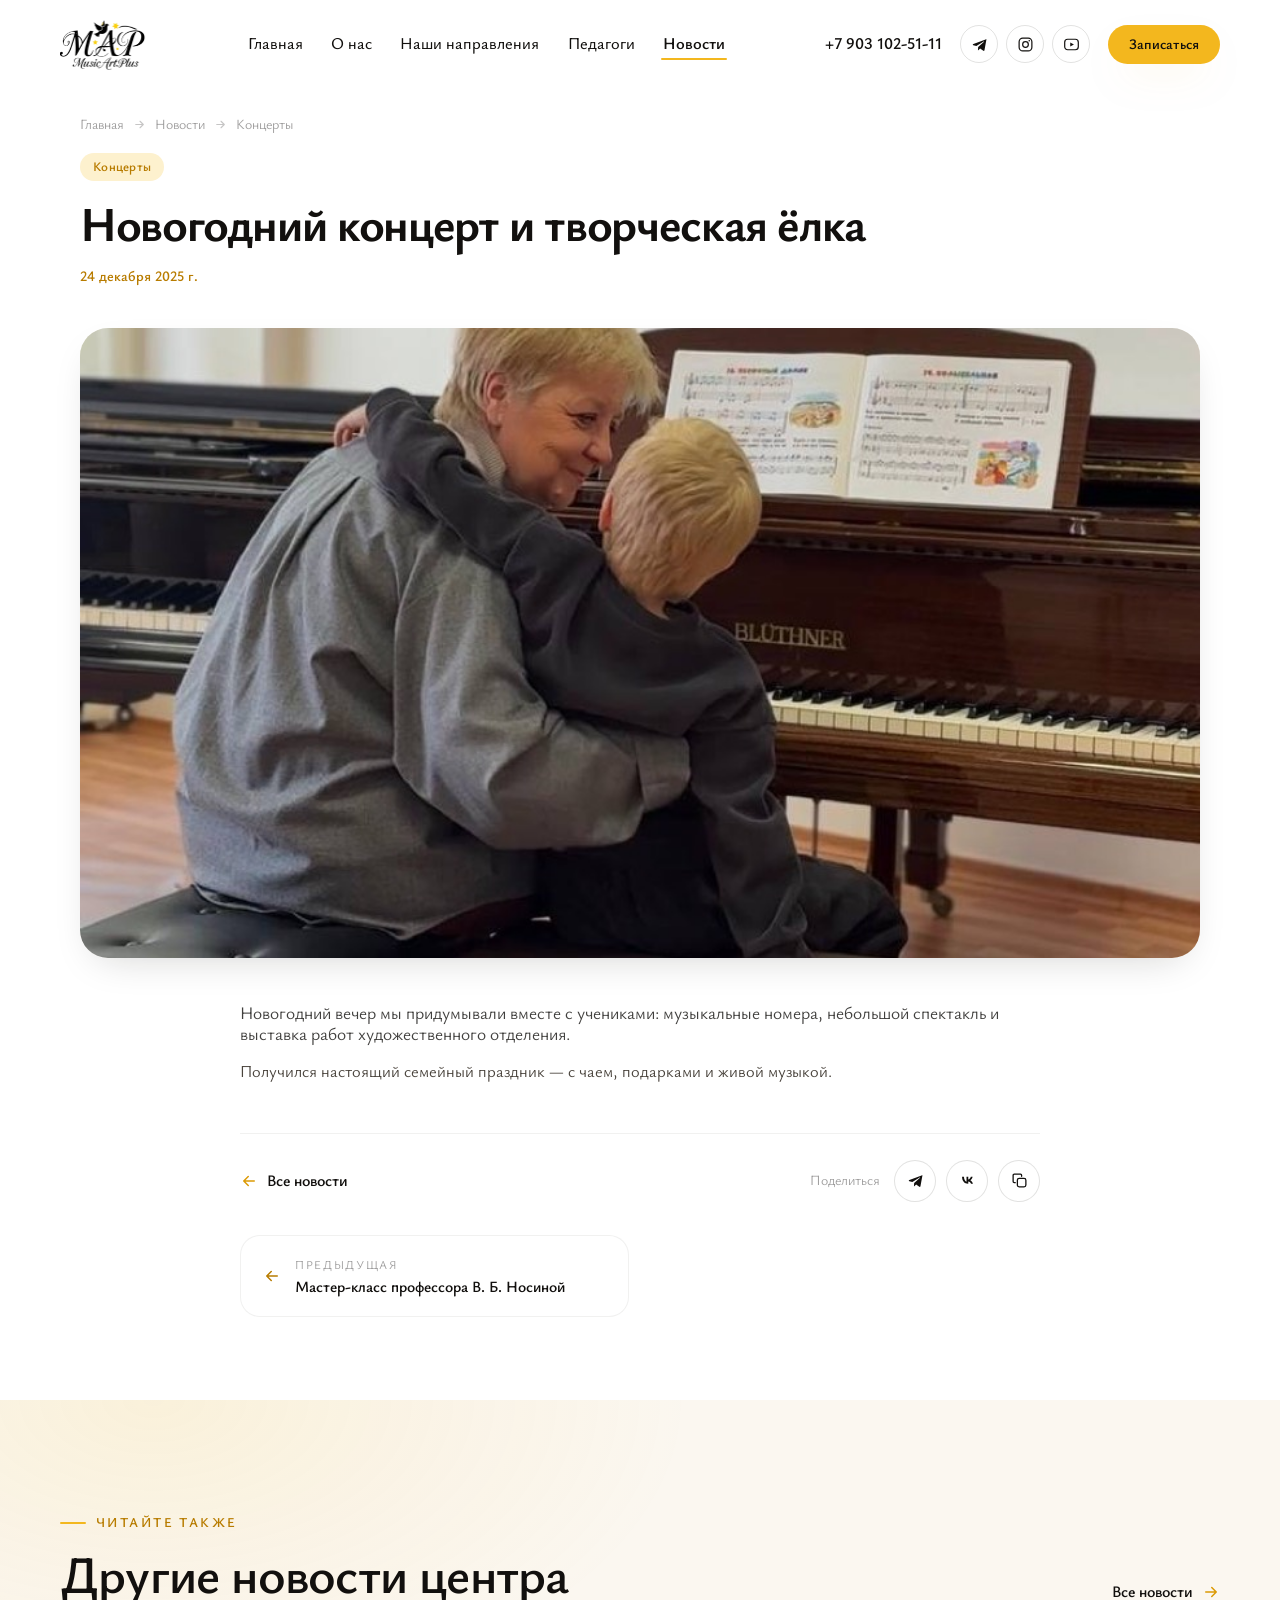
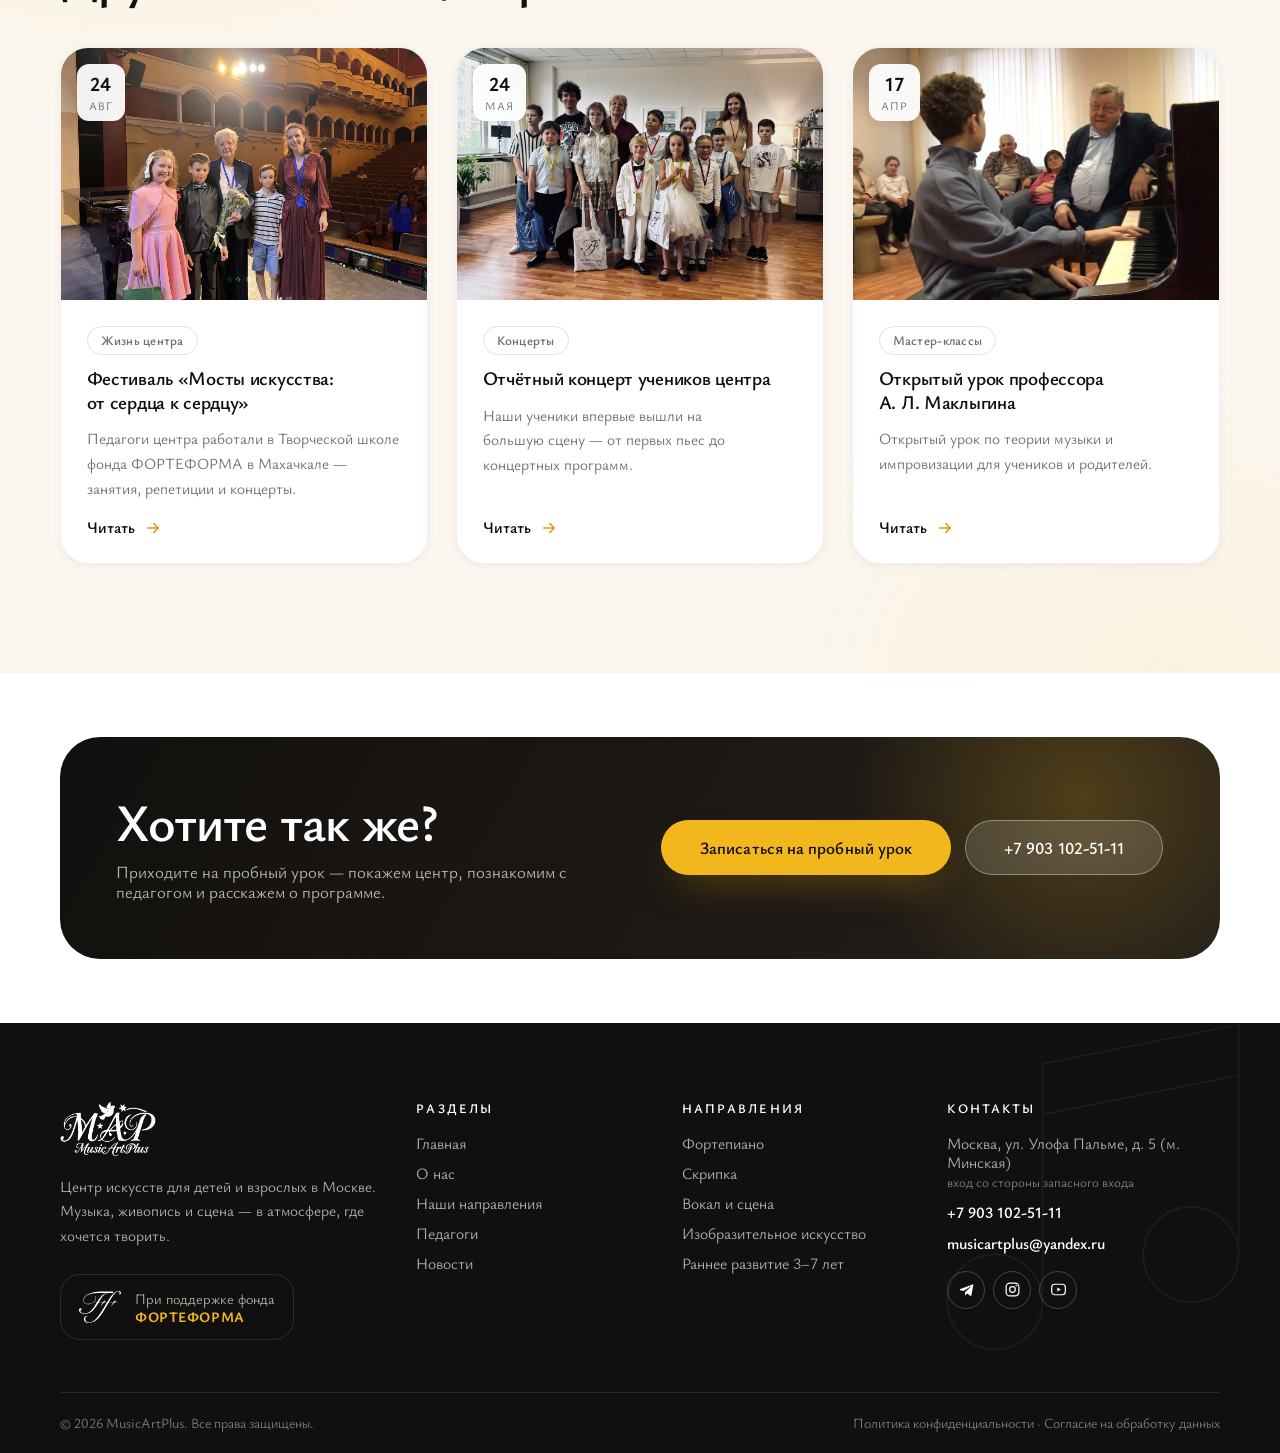
<file: news-newyear.html>
<!DOCTYPE html>
<html lang="ru" class="no-js">
<head>
<script>document.documentElement.className="js"</script>
<meta charset="utf-8">
<meta name="viewport" content="width=device-width, initial-scale=1">
<title>Новогодний концерт и творческая ёлка — новости MusicArtPlus</title>
<meta name="description" content="Музыка, спектакль и выставка детских работ — праздник, который придумали сами ученики.">
<meta name="theme-color" content="#F3B71E">
<link rel="icon" href="assets/img/ui/favicon.png" type="image/png">
<link rel="apple-touch-icon" href="assets/img/ui/favicon.png">
<meta property="og:type" content="website">
<meta property="og:title" content="Новогодний концерт и творческая ёлка — новости MusicArtPlus">
<meta property="og:description" content="Музыка, спектакль и выставка детских работ — праздник, который придумали сами ученики.">
<meta property="og:image" content="assets/img/ui/logo-color.png">
<meta property="og:locale" content="ru_RU">
<link rel="preconnect" href="https://fonts.googleapis.com">
<link rel="preconnect" href="https://fonts.gstatic.com" crossorigin>
<link href="https://fonts.googleapis.com/css2?family=Ysabeau:ital,wght@0,300..800;1,300..600&family=Ysabeau+SC:wght@500;600;700&display=swap" rel="stylesheet">
<link rel="stylesheet" href="assets/css/style.css">
</head>
<body data-page="news" data-hero="light">
<div class="preloader" aria-hidden="true">
  <img src="assets/img/ui/logo-color.png" alt="">
  <span class="preloader__bar"></span>
</div>

<header class="header">
  <div class="container header__inner">
    <a class="logo" href="index.html" aria-label="MusicArtPlus — на главную">
      <img class="logo__dark" src="assets/img/ui/logo-color.png" alt="MusicArtPlus — центр искусств" width="176" height="103">
      <img class="logo__light" src="assets/img/ui/logo-white.png" alt="" aria-hidden="true" width="176" height="103">
    </a>
    <nav class="nav" aria-label="Основная навигация"><a class="nav__link" data-nav="home" href="index.html">Главная</a><a class="nav__link" data-nav="about" href="about.html">О нас</a><a class="nav__link" data-nav="directions" href="directions.html">Наши направления</a><a class="nav__link" data-nav="teachers" href="teachers.html">Педагоги</a><a class="nav__link" data-nav="news" href="news.html">Новости</a></nav>
    <div class="header__side">
      <a class="header__phone" href="tel:+79031025111">+7 903 102-51-11</a>
      <div class="socials "><a href="https://t.me/MusicArtPlus" target="_blank" rel="noopener" aria-label="Telegram"><svg viewBox="0 0 24 24" fill="currentColor" aria-hidden="true"><path d="M21.9 4.3 19 20.1c-.2 1-.8 1.2-1.6.8l-4.5-3.3-2.2 2.1c-.25.25-.45.45-.92.45l.33-4.66 8.3-7.5c.36-.32-.08-.5-.56-.18l-10.26 6.46-4.42-1.38c-.96-.3-.98-.96.2-1.42l17.28-6.66c.8-.3 1.5.18 1.24 1.5z"/></svg></a><a href="https://www.instagram.com/music_art_plus" target="_blank" rel="noopener" aria-label="Instagram"><svg viewBox="0 0 24 24" fill="none" stroke="currentColor" stroke-width="1.7" aria-hidden="true"><rect x="3" y="3" width="18" height="18" rx="5.2"/><circle cx="12" cy="12" r="4"/><circle cx="17.3" cy="6.7" r="1.15" fill="currentColor" stroke="none"/></svg></a><a href="https://rutube.ru/channel/76411207" target="_blank" rel="noopener" aria-label="Rutube"><svg viewBox="0 0 24 24" fill="none" stroke="currentColor" stroke-width="1.7" aria-hidden="true"><rect x="2.4" y="4.6" width="19.2" height="14.8" rx="4.2"/><path d="M10.2 9.1 15.4 12l-5.2 2.9z" fill="currentColor" stroke="none"/></svg></a></div>
      <a class="btn btn--gold btn--sm" data-crm="true" href="#">Записаться</a>
      <button class="burger" type="button" aria-label="Открыть меню" aria-expanded="false" aria-controls="mobile-menu">
        <span></span><span></span><span></span>
      </button>
    </div>
  </div>
</header>

<div class="mobile-menu" id="mobile-menu">
  <nav class="mobile-menu__nav" aria-label="Мобильная навигация"><a data-nav="home" href="index.html">Главная<svg viewBox="0 0 24 24" fill="none" stroke="currentColor" stroke-width="2" stroke-linecap="round" stroke-linejoin="round" aria-hidden="true"><path d="M5 12h14M13 6l6 6-6 6"/></svg></a><a data-nav="about" href="about.html">О нас<svg viewBox="0 0 24 24" fill="none" stroke="currentColor" stroke-width="2" stroke-linecap="round" stroke-linejoin="round" aria-hidden="true"><path d="M5 12h14M13 6l6 6-6 6"/></svg></a><a data-nav="directions" href="directions.html">Наши направления<svg viewBox="0 0 24 24" fill="none" stroke="currentColor" stroke-width="2" stroke-linecap="round" stroke-linejoin="round" aria-hidden="true"><path d="M5 12h14M13 6l6 6-6 6"/></svg></a><a data-nav="teachers" href="teachers.html">Педагоги<svg viewBox="0 0 24 24" fill="none" stroke="currentColor" stroke-width="2" stroke-linecap="round" stroke-linejoin="round" aria-hidden="true"><path d="M5 12h14M13 6l6 6-6 6"/></svg></a><a data-nav="news" href="news.html">Новости<svg viewBox="0 0 24 24" fill="none" stroke="currentColor" stroke-width="2" stroke-linecap="round" stroke-linejoin="round" aria-hidden="true"><path d="M5 12h14M13 6l6 6-6 6"/></svg></a></nav>
  <div class="mobile-menu__foot">
    <a class="btn btn--gold btn--block" data-crm="true" href="#">Записаться на пробный урок</a>
    <a class="header__phone" href="tel:+79031025111" style="font-size:22px;display:block">+7 903 102-51-11</a>
    <p class="muted" style="font-size:15px">Москва, ул. Улофа Пальме, д. 5 (м. Минская)</p>
    <div class="socials "><a href="https://t.me/MusicArtPlus" target="_blank" rel="noopener" aria-label="Telegram"><svg viewBox="0 0 24 24" fill="currentColor" aria-hidden="true"><path d="M21.9 4.3 19 20.1c-.2 1-.8 1.2-1.6.8l-4.5-3.3-2.2 2.1c-.25.25-.45.45-.92.45l.33-4.66 8.3-7.5c.36-.32-.08-.5-.56-.18l-10.26 6.46-4.42-1.38c-.96-.3-.98-.96.2-1.42l17.28-6.66c.8-.3 1.5.18 1.24 1.5z"/></svg></a><a href="https://www.instagram.com/music_art_plus" target="_blank" rel="noopener" aria-label="Instagram"><svg viewBox="0 0 24 24" fill="none" stroke="currentColor" stroke-width="1.7" aria-hidden="true"><rect x="3" y="3" width="18" height="18" rx="5.2"/><circle cx="12" cy="12" r="4"/><circle cx="17.3" cy="6.7" r="1.15" fill="currentColor" stroke="none"/></svg></a><a href="https://rutube.ru/channel/76411207" target="_blank" rel="noopener" aria-label="Rutube"><svg viewBox="0 0 24 24" fill="none" stroke="currentColor" stroke-width="1.7" aria-hidden="true"><rect x="2.4" y="4.6" width="19.2" height="14.8" rx="4.2"/><path d="M10.2 9.1 15.4 12l-5.2 2.9z" fill="currentColor" stroke="none"/></svg></a></div>
  </div>
</div>
<main><article class="section article"><div class="container container--narrow"><div class="article__head"><nav class="crumbs" aria-label="Хлебные крошки"><a href="index.html">Главная</a><svg viewBox="0 0 24 24" fill="none" stroke="currentColor" stroke-width="2" stroke-linecap="round" stroke-linejoin="round" aria-hidden="true"><path d="M5 12h14M13 6l6 6-6 6"/></svg><a href="news.html">Новости</a><svg viewBox="0 0 24 24" fill="none" stroke="currentColor" stroke-width="2" stroke-linecap="round" stroke-linejoin="round" aria-hidden="true"><path d="M5 12h14M13 6l6 6-6 6"/></svg><span>Концерты</span></nav><span class="chip">Концерты</span><h1>Новогодний концерт и творческая ёлка</h1><div class="article__meta"><time datetime="2025">24 декабря 2025 г.</time></div></div><figure class="article__cover reveal"><img src="assets/img/gallery/g01.jpg" alt="Новогодний концерт и творческая ёлка" fetchpriority="high"></figure><div class="article__body"><p>Новогодний вечер мы придумывали вместе с учениками: музыкальные номера, небольшой спектакль и выставка работ художественного отделения.</p><p>Получился настоящий семейный праздник — с чаем, подарками и живой музыкой.</p></div><div class="article__foot"><a class="link-arrow link-arrow--back" href="news.html"><svg viewBox="0 0 24 24" fill="none" stroke="currentColor" stroke-width="2" stroke-linecap="round" stroke-linejoin="round" aria-hidden="true"><path d="M19 12H5M11 18l-6-6 6-6"/></svg>Все новости</a><div class="share"><span>Поделиться</span><a data-share="tg" href="#" target="_blank" rel="noopener" aria-label="Поделиться в Telegram"><svg viewBox="0 0 24 24" fill="currentColor" aria-hidden="true"><path d="M21.9 4.3 19 20.1c-.2 1-.8 1.2-1.6.8l-4.5-3.3-2.2 2.1c-.25.25-.45.45-.92.45l.33-4.66 8.3-7.5c.36-.32-.08-.5-.56-.18l-10.26 6.46-4.42-1.38c-.96-.3-.98-.96.2-1.42l17.28-6.66c.8-.3 1.5.18 1.24 1.5z"/></svg></a><a data-share="vk" href="#" target="_blank" rel="noopener" aria-label="Поделиться во ВКонтакте"><svg viewBox="0 0 24 24" fill="currentColor"><path d="M12.8 16.6c-5.2 0-8.4-3.7-8.5-9.8h2.7c.1 4.5 2.1 6.4 3.6 6.8V6.8h2.5v3.9c1.5-.2 3.1-1.9 3.6-3.9h2.5c-.4 2.4-2 4.1-3.2 4.8 1.2.6 3 2.1 3.7 4.9h-2.7c-.5-1.7-2-3-3.9-3.2v3.3z"/></svg></a><button data-share="copy" type="button" aria-label="Скопировать ссылку"><svg viewBox="0 0 24 24" fill="none" stroke="currentColor" stroke-width="1.8" stroke-linecap="round" stroke-linejoin="round"><rect x="9" y="9" width="12" height="12" rx="2.6"/><path d="M6 15H4.6A1.6 1.6 0 013 13.4V4.6A1.6 1.6 0 014.6 3h8.8A1.6 1.6 0 0115 4.6V6"/></svg></button></div></div><div class="prevnext"><div class="prevnext--prev"><a href="news-nosina.html"><svg viewBox="0 0 24 24" fill="none" stroke="currentColor" stroke-width="2" stroke-linecap="round" stroke-linejoin="round" aria-hidden="true"><path d="M19 12H5M11 18l-6-6 6-6"/></svg><span><span class="prevnext__dir">Предыдущая</span><b>Мастер-класс профессора В. Б. Носиной</b></span></a></div><div class="prevnext__stub"></div></div></div></article><section class="section section--cream"><div class="container"><div class="sec-head"><div class="sec-head__text"><span class="eyebrow">Читайте также</span><h2 class="h2">Другие новости центра</h2></div><a class="link-arrow" href="news.html">Все новости<svg viewBox="0 0 24 24" fill="none" stroke="currentColor" stroke-width="2" stroke-linecap="round" stroke-linejoin="round" aria-hidden="true"><path d="M5 12h14M13 6l6 6-6 6"/></svg></a></div><div class="grid g-3"><a class="card reveal" data-delay="0" data-news-item data-tag="Жизнь центра" href="news-camp.html"><div class="card__media"><div class="card__date"><b>24</b><span>авг</span></div><img src="assets/img/gallery/g24.jpg" alt="Фестиваль «Мосты искусства: от сердца к сердцу»" loading="lazy" width="640" height="440"></div><div class="card__body"><span class="chip chip--outline">Жизнь центра</span><h3 class="card__title">Фестиваль «Мосты искусства: от сердца к сердцу»</h3><p class="card__text">Педагоги центра работали в Творческой школе фонда ФОРТЕФОРМА в Махачкале — занятия, репетиции и концерты.</p><div class="card__foot"><span class="link-arrow">Читать<svg viewBox="0 0 24 24" fill="none" stroke="currentColor" stroke-width="2" stroke-linecap="round" stroke-linejoin="round" aria-hidden="true"><path d="M5 12h14M13 6l6 6-6 6"/></svg></span></div></div></a><a class="card reveal" data-delay="1" data-news-item data-tag="Концерты" href="news-concert.html"><div class="card__media"><div class="card__date"><b>24</b><span>мая</span></div><img src="assets/img/gallery/g21.jpg" alt="Отчётный концерт учеников центра" loading="lazy" width="640" height="440"></div><div class="card__body"><span class="chip chip--outline">Концерты</span><h3 class="card__title">Отчётный концерт учеников центра</h3><p class="card__text">Наши ученики впервые вышли на большую сцену — от первых пьес до концертных программ.</p><div class="card__foot"><span class="link-arrow">Читать<svg viewBox="0 0 24 24" fill="none" stroke="currentColor" stroke-width="2" stroke-linecap="round" stroke-linejoin="round" aria-hidden="true"><path d="M5 12h14M13 6l6 6-6 6"/></svg></span></div></div></a><a class="card reveal" data-delay="2" data-news-item data-tag="Мастер-классы" href="news-master.html"><div class="card__media"><div class="card__date"><b>17</b><span>апр</span></div><img src="assets/img/gallery/g26.jpg" alt="Открытый урок профессора А. Л. Маклыгина" loading="lazy" width="640" height="440"></div><div class="card__body"><span class="chip chip--outline">Мастер-классы</span><h3 class="card__title">Открытый урок профессора А. Л. Маклыгина</h3><p class="card__text">Открытый урок по теории музыки и импровизации для учеников и родителей.</p><div class="card__foot"><span class="link-arrow">Читать<svg viewBox="0 0 24 24" fill="none" stroke="currentColor" stroke-width="2" stroke-linecap="round" stroke-linejoin="round" aria-hidden="true"><path d="M5 12h14M13 6l6 6-6 6"/></svg></span></div></div></a></div></div></section>
<section class="section section--tight">
  <div class="container">
    <div class="cta-band reveal reveal--scale">
      <span class="cta-band__glow" aria-hidden="true"></span>
      <div>
        <h2 class="h2">Хотите так же?</h2>
        <p>Приходите на пробный урок — покажем центр, познакомим с педагогом и расскажем о программе.</p>
      </div>
      <div class="cta-band__actions">
        <a class="btn btn--gold btn--lg" data-crm="true" href="#">Записаться на пробный урок</a>
        <a class="btn btn--light btn--lg" href="tel:+79031025111">+7 903 102-51-11</a>
      </div>
    </div>
  </div>
</section></main>
<footer class="footer">
  <div class="footer__deco" aria-hidden="true">
    <svg viewBox="0 0 300 300"><circle cx="60" cy="230" r="34"/><circle cx="200" cy="196" r="34"/><path d="M94 230V60l140-28v164"/><path d="M94 96l140-28"/></svg>
  </div>
  <div class="container">
    <div class="footer__grid">
      <div>
        <img class="footer__logo" src="assets/img/ui/logo-white.png" alt="MusicArtPlus" width="176" height="103">
        <p>Центр искусств для детей и взрослых в Москве. Музыка, живопись и сцена — в атмосфере, где хочется творить.</p>
        <a class="footer__fund" href="https://forteforma.ru/" target="_blank" rel="noopener">
          <img src="assets/img/ui/forteforma.svg" alt="Фонд ФОРТЕФОРМА" width="45" height="34">
          <span>При поддержке фонда <b>ФОРТЕФОРМА</b></span>
        </a>
      </div>
      <div>
        <h4>Разделы</h4>
        <div class="footer__links">
          <a href="index.html">Главная</a>
          <a href="about.html">О нас</a>
          <a href="directions.html">Наши направления</a>
          <a href="teachers.html">Педагоги</a>
          <a href="news.html">Новости</a>
        </div>
      </div>
      <div>
        <h4>Направления</h4>
        <div class="footer__links">
          <a href="directions.html#dir-piano">Фортепиано</a>
          <a href="directions.html#dir-violin">Скрипка</a>
          <a href="directions.html#dir-vocal">Вокал и сцена</a>
          <a href="directions.html#dir-art">Изобразительное искусство</a>
          <a href="directions.html#dir-early">Раннее развитие 3–7 лет</a>
        </div>
      </div>
      <div>
        <h4>Контакты</h4>
        <div class="footer__contact">
          <span>Москва, ул. Улофа Пальме, д. 5 (м. Минская)<br><small style="opacity:.7">вход со стороны запасного входа</small></span>
          <a href="tel:+79031025111">+7 903 102-51-11</a>
          <a href="mailto:musicartplus@yandex.ru">musicartplus@yandex.ru</a>
        </div>
        <div style="margin-top:18px"><div class="socials socials--footer"><a href="https://t.me/MusicArtPlus" target="_blank" rel="noopener" aria-label="Telegram"><svg viewBox="0 0 24 24" fill="currentColor" aria-hidden="true"><path d="M21.9 4.3 19 20.1c-.2 1-.8 1.2-1.6.8l-4.5-3.3-2.2 2.1c-.25.25-.45.45-.92.45l.33-4.66 8.3-7.5c.36-.32-.08-.5-.56-.18l-10.26 6.46-4.42-1.38c-.96-.3-.98-.96.2-1.42l17.28-6.66c.8-.3 1.5.18 1.24 1.5z"/></svg></a><a href="https://www.instagram.com/music_art_plus" target="_blank" rel="noopener" aria-label="Instagram"><svg viewBox="0 0 24 24" fill="none" stroke="currentColor" stroke-width="1.7" aria-hidden="true"><rect x="3" y="3" width="18" height="18" rx="5.2"/><circle cx="12" cy="12" r="4"/><circle cx="17.3" cy="6.7" r="1.15" fill="currentColor" stroke="none"/></svg></a><a href="https://rutube.ru/channel/76411207" target="_blank" rel="noopener" aria-label="Rutube"><svg viewBox="0 0 24 24" fill="none" stroke="currentColor" stroke-width="1.7" aria-hidden="true"><rect x="2.4" y="4.6" width="19.2" height="14.8" rx="4.2"/><path d="M10.2 9.1 15.4 12l-5.2 2.9z" fill="currentColor" stroke="none"/></svg></a></div></div>
      </div>
    </div>
    <div class="footer__bottom">
      <span>© <span data-year>2026</span> MusicArtPlus. Все права защищены.</span>
      <span><a href="#">Политика конфиденциальности</a> · <a href="#">Согласие на обработку данных</a></span>
    </div>
  </div>
</footer>

<a class="btn btn--gold fab" data-crm="true" href="#">Записаться на пробный урок</a>

<div class="modal" id="booking-modal" role="dialog" aria-modal="true" aria-labelledby="bk-title">
  <div class="modal__backdrop"></div>
  <div class="modal__box modal__box--form">
    <button class="modal__close" type="button" data-close aria-label="Закрыть"><svg viewBox="0 0 24 24" fill="none" stroke="currentColor" stroke-width="2" stroke-linecap="round" aria-hidden="true"><path d="M5 5l14 14M19 5L5 19"/></svg></button>
    <div class="bk">
      <aside class="bk__aside">
        <img src="assets/img/ui/logo-color.png" alt="MusicArtPlus">
        <h4>Первый урок — чтобы просто попробовать</h4>
        <p>Знакомство с педагогом и инструментом. Ни к чему не обязывает.</p>
        <ul class="about-list">
          <li><span class="tick"><svg viewBox="0 0 24 24" aria-hidden="true"><path d="M4 12.6l5.2 5.2L20 6.6"/></svg></span><span>Подберём педагога под возраст и характер</span></li>
          <li><span class="tick"><svg viewBox="0 0 24 24" aria-hidden="true"><path d="M4 12.6l5.2 5.2L20 6.6"/></svg></span><span>Заниматься можно на инструментах центра</span></li>
          <li><span class="tick"><svg viewBox="0 0 24 24" aria-hidden="true"><path d="M4 12.6l5.2 5.2L20 6.6"/></svg></span><span>Очно у метро Минская или онлайн</span></li>
        </ul>
        <div class="bk__phone">
          <span>Или позвоните</span>
          <a href="tel:+79031025111">+7 903 102-51-11</a>
        </div>
      </aside>
      <div class="bk__main">
        <h3 class="bk__title" id="bk-title">Записаться на пробный урок</h3>
        <p class="bk__sub">Заполните два поля — остальное уточним по телефону.</p>

        <div class="bk__ctx" data-bk-ctx>
          <img alt="" data-bk-photo>
          <div><span data-bk-label>Педагог</span><b data-bk-name></b></div>
        </div>

        <form class="form" data-form id="form-booking" novalidate>
          <input type="hidden" name="teacher" data-bk-input>
          <div class="field">
            <label for="bk-name">Как вас зовут</label>
            <input id="bk-name" name="name" type="text" placeholder="Имя" required autocomplete="name">
            <span class="field__err">Пожалуйста, укажите имя</span>
          </div>
          <div class="field">
            <label for="bk-tel">Телефон</label>
            <input id="bk-tel" name="phone" type="tel" placeholder="+7 (___) ___-__-__" required autocomplete="tel">
            <span class="field__err">Укажите телефон полностью</span>
          </div>
          <div class="field">
            <label for="bk-dir">Направление</label>
            <select id="bk-dir" name="direction" data-bk-dir><option value="Фортепиано">Фортепиано</option><option value="Скрипка">Скрипка</option><option value="Труба и духовые">Труба и духовые</option><option value="Вокал и сценическая речь">Вокал и сценическая речь</option><option value="Актёрское мастерство">Актёрское мастерство</option><option value="Изобразительное искусство">Изобразительное искусство</option><option value="Сольфеджио и теория музыки">Сольфеджио и теория музыки</option><option value="Раннее музыкальное развитие (3–7 лет)">Раннее музыкальное развитие (3–7 лет)</option><option value="Подготовка к поступлению">Подготовка к поступлению</option><option value="Ещё не выбрали — подскажите">Ещё не выбрали — подскажите</option></select>
          </div>
          <label class="check">
            <input type="checkbox" required>
            <span>Я согласен(-на) на обработку персональных данных и принимаю <a href="#">политику конфиденциальности</a></span>
          </label>
          <button class="btn btn--gold btn--block btn--lg" type="submit" data-label="Отправить заявку">Отправить заявку</button>
          <div class="form__ok" role="status" aria-live="polite">
            <span class="form__ok-ico"><svg viewBox="0 0 24 24" aria-hidden="true"><path d="M4 12.6l5.2 5.2L20 6.6"/></svg></span>
            <span>Спасибо! Заявка принята — мы перезвоним в ближайшее рабочее время.</span>
          </div>
          <p class="form__note">Или выберите время сами в системе «Мой класс» —
            <a data-bk-crm href="#" target="_blank" rel="noopener" style="color:var(--gold-dark);font-weight:600">открыть расписание</a></p>
        </form>
      </div>
    </div>
  </div>
</div>

<div class="modal" id="teacher-modal" role="dialog" aria-modal="true" aria-label="Карточка педагога">
  <div class="modal__backdrop"></div>
  <div class="modal__box">
    <button class="modal__close" type="button" data-close aria-label="Закрыть"><svg viewBox="0 0 24 24" fill="none" stroke="currentColor" stroke-width="2" stroke-linecap="round" aria-hidden="true"><path d="M5 5l14 14M19 5L5 19"/></svg></button>
    <div data-teacher-slot></div>
  </div>
</div>

<div class="modal" id="video-modal" role="dialog" aria-modal="true" aria-label="Видео">
  <div class="modal__backdrop"></div>
  <div class="modal__box modal__box--video">
    <button class="modal__close" type="button" data-close aria-label="Закрыть"><svg viewBox="0 0 24 24" fill="none" stroke="currentColor" stroke-width="2" stroke-linecap="round" aria-hidden="true"><path d="M5 5l14 14M19 5L5 19"/></svg></button>
    <div class="modal__video"></div>
    <div class="v-foot" style="display:none"></div>
  </div>
</div>

<script src="assets/js/main.js" defer></script>

</body>
</html>
</file>
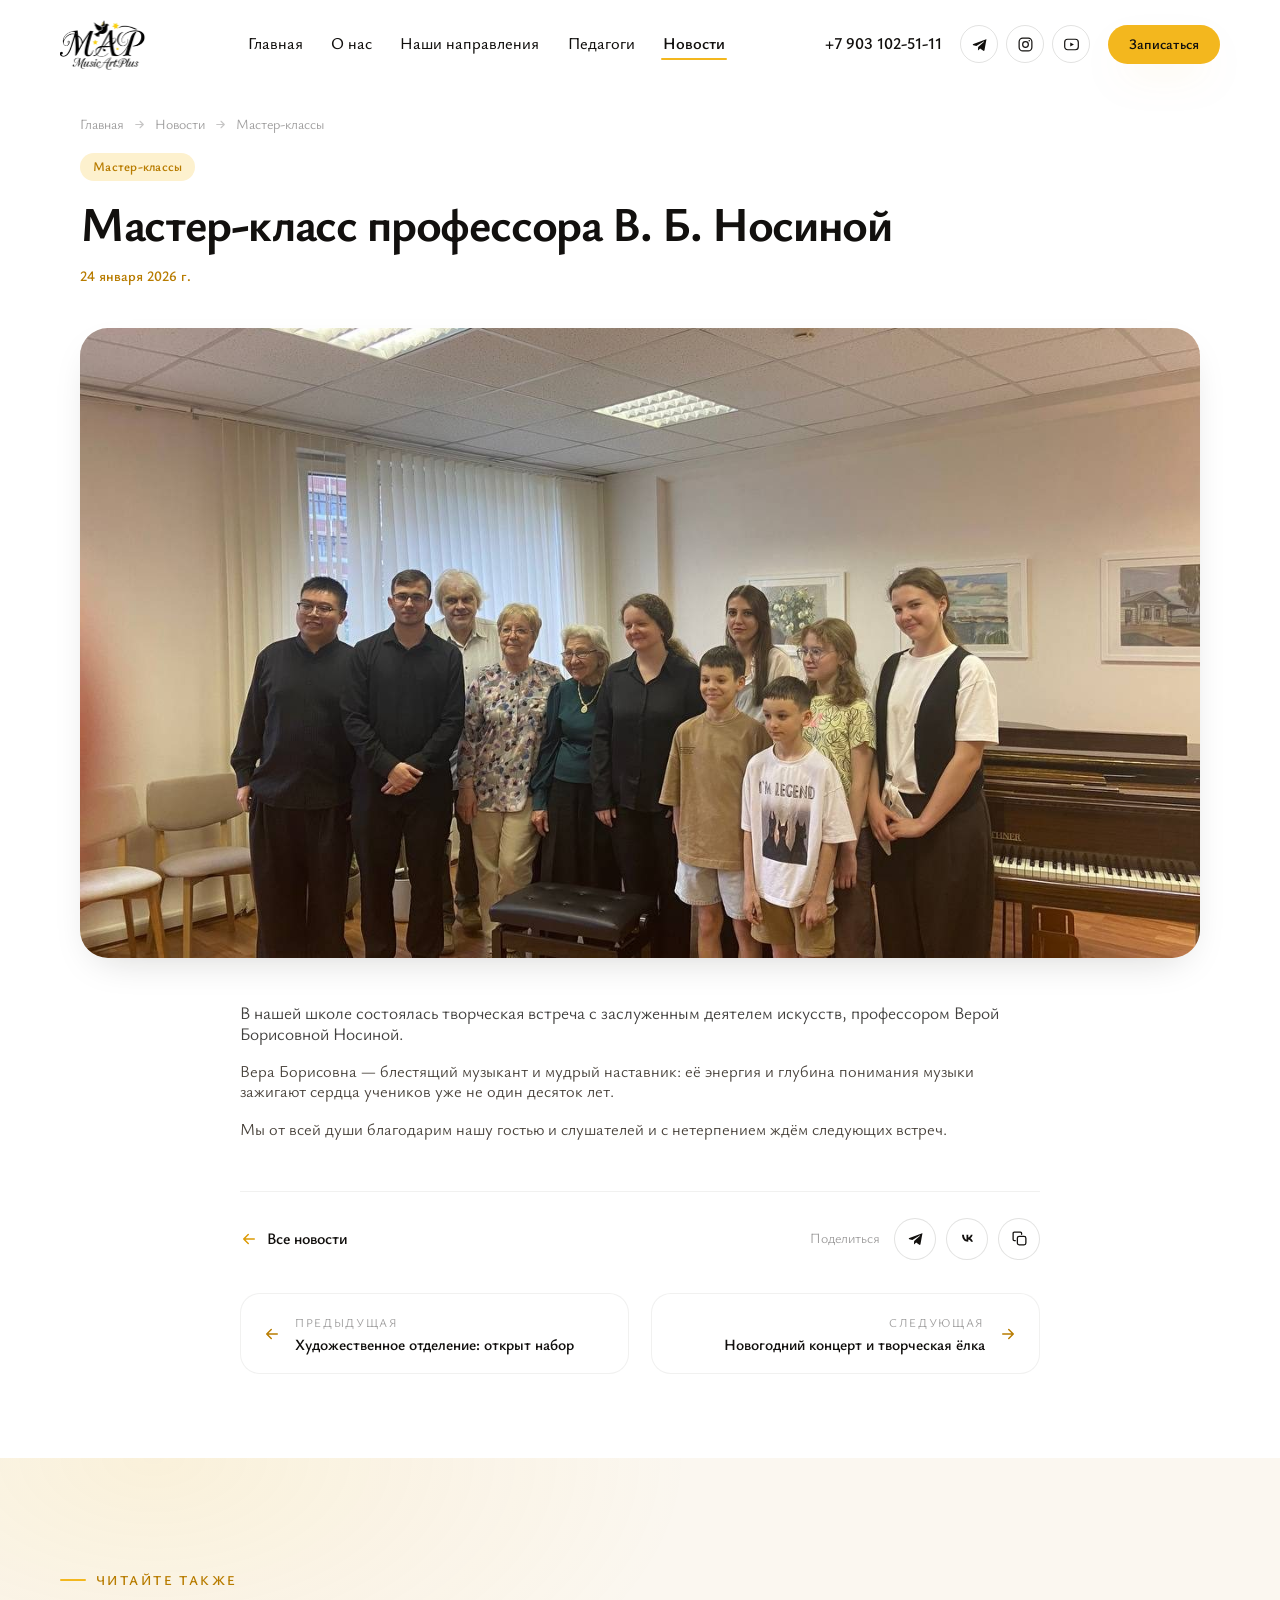
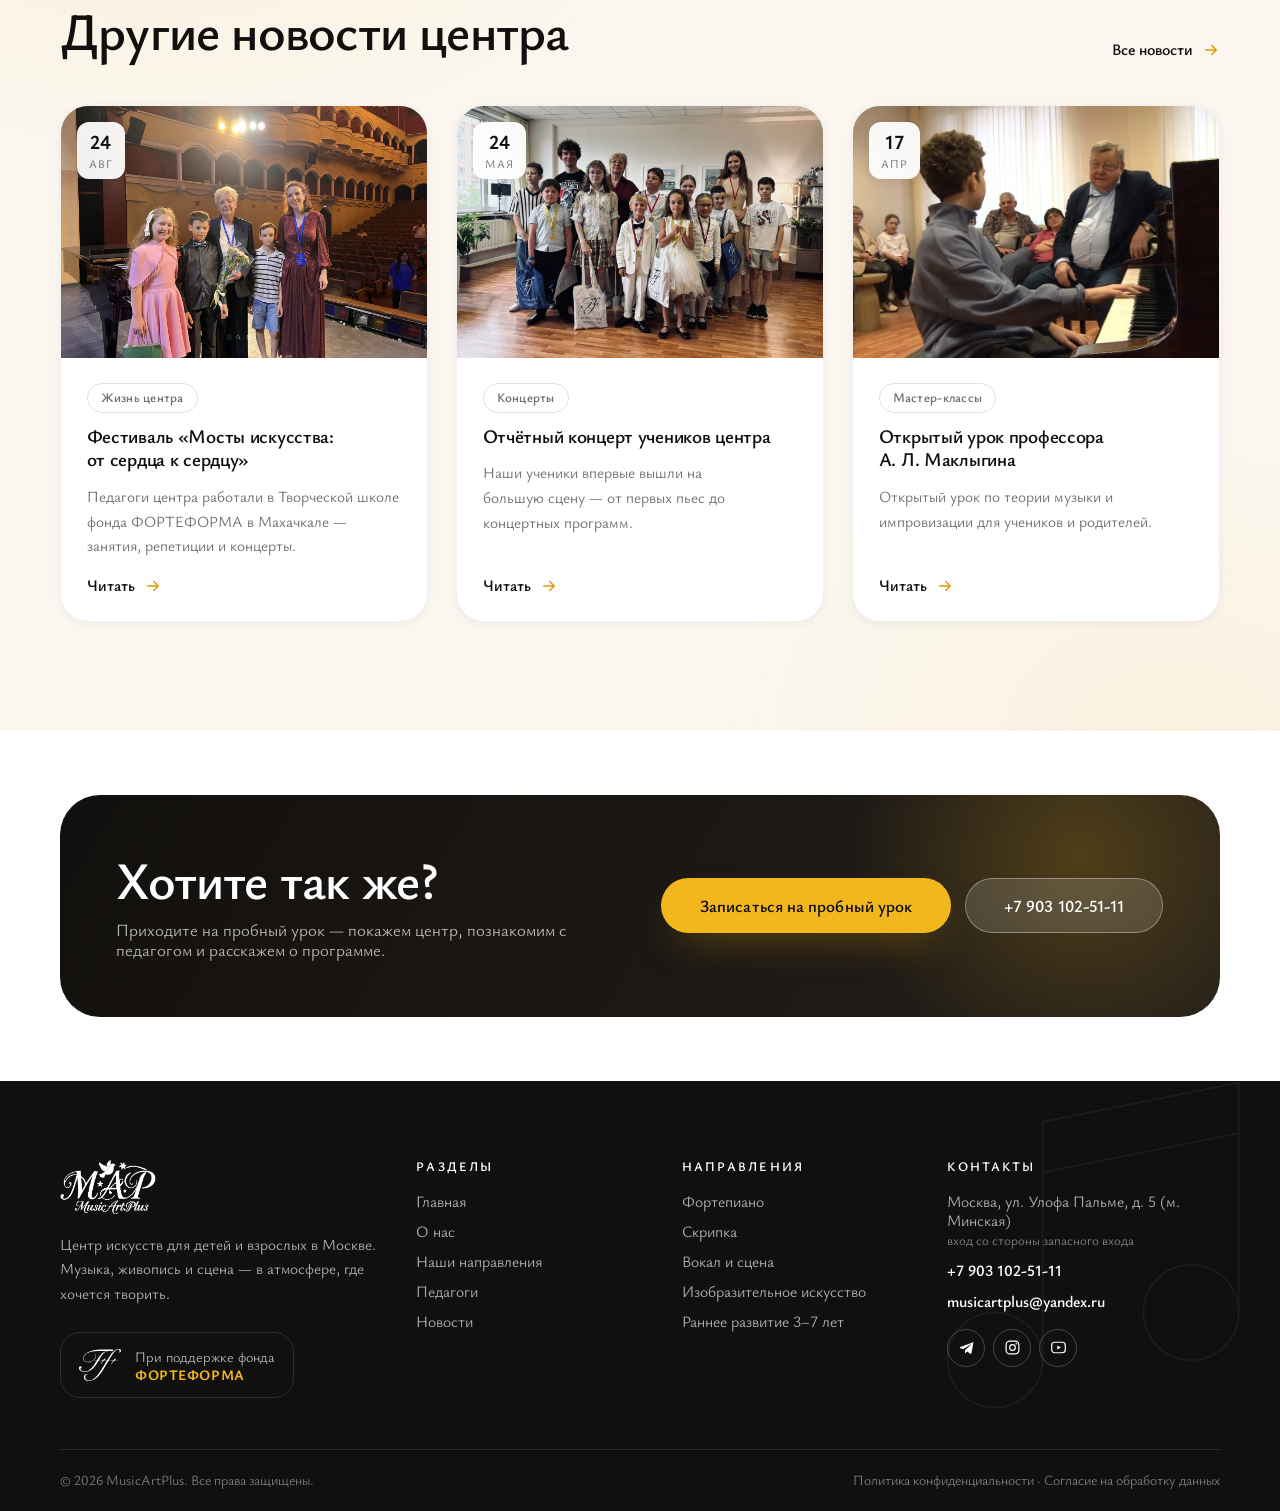
<file: news-nosina.html>
<!DOCTYPE html>
<html lang="ru" class="no-js">
<head>
<script>document.documentElement.className="js"</script>
<meta charset="utf-8">
<meta name="viewport" content="width=device-width, initial-scale=1">
<title>Мастер-класс профессора В. Б. Носиной — новости MusicArtPlus</title>
<meta name="description" content="Творческая встреча с заслуженным деятелем искусств, профессором Верой Борисовной Носиной.">
<meta name="theme-color" content="#F3B71E">
<link rel="icon" href="assets/img/ui/favicon.png" type="image/png">
<link rel="apple-touch-icon" href="assets/img/ui/favicon.png">
<meta property="og:type" content="website">
<meta property="og:title" content="Мастер-класс профессора В. Б. Носиной — новости MusicArtPlus">
<meta property="og:description" content="Творческая встреча с заслуженным деятелем искусств, профессором Верой Борисовной Носиной.">
<meta property="og:image" content="assets/img/ui/logo-color.png">
<meta property="og:locale" content="ru_RU">
<link rel="preconnect" href="https://fonts.googleapis.com">
<link rel="preconnect" href="https://fonts.gstatic.com" crossorigin>
<link href="https://fonts.googleapis.com/css2?family=Ysabeau:ital,wght@0,300..800;1,300..600&family=Ysabeau+SC:wght@500;600;700&display=swap" rel="stylesheet">
<link rel="stylesheet" href="assets/css/style.css">
</head>
<body data-page="news" data-hero="light">
<div class="preloader" aria-hidden="true">
  <img src="assets/img/ui/logo-color.png" alt="">
  <span class="preloader__bar"></span>
</div>

<header class="header">
  <div class="container header__inner">
    <a class="logo" href="index.html" aria-label="MusicArtPlus — на главную">
      <img class="logo__dark" src="assets/img/ui/logo-color.png" alt="MusicArtPlus — центр искусств" width="176" height="103">
      <img class="logo__light" src="assets/img/ui/logo-white.png" alt="" aria-hidden="true" width="176" height="103">
    </a>
    <nav class="nav" aria-label="Основная навигация"><a class="nav__link" data-nav="home" href="index.html">Главная</a><a class="nav__link" data-nav="about" href="about.html">О нас</a><a class="nav__link" data-nav="directions" href="directions.html">Наши направления</a><a class="nav__link" data-nav="teachers" href="teachers.html">Педагоги</a><a class="nav__link" data-nav="news" href="news.html">Новости</a></nav>
    <div class="header__side">
      <a class="header__phone" href="tel:+79031025111">+7 903 102-51-11</a>
      <div class="socials "><a href="https://t.me/MusicArtPlus" target="_blank" rel="noopener" aria-label="Telegram"><svg viewBox="0 0 24 24" fill="currentColor" aria-hidden="true"><path d="M21.9 4.3 19 20.1c-.2 1-.8 1.2-1.6.8l-4.5-3.3-2.2 2.1c-.25.25-.45.45-.92.45l.33-4.66 8.3-7.5c.36-.32-.08-.5-.56-.18l-10.26 6.46-4.42-1.38c-.96-.3-.98-.96.2-1.42l17.28-6.66c.8-.3 1.5.18 1.24 1.5z"/></svg></a><a href="https://www.instagram.com/music_art_plus" target="_blank" rel="noopener" aria-label="Instagram"><svg viewBox="0 0 24 24" fill="none" stroke="currentColor" stroke-width="1.7" aria-hidden="true"><rect x="3" y="3" width="18" height="18" rx="5.2"/><circle cx="12" cy="12" r="4"/><circle cx="17.3" cy="6.7" r="1.15" fill="currentColor" stroke="none"/></svg></a><a href="https://rutube.ru/channel/76411207" target="_blank" rel="noopener" aria-label="Rutube"><svg viewBox="0 0 24 24" fill="none" stroke="currentColor" stroke-width="1.7" aria-hidden="true"><rect x="2.4" y="4.6" width="19.2" height="14.8" rx="4.2"/><path d="M10.2 9.1 15.4 12l-5.2 2.9z" fill="currentColor" stroke="none"/></svg></a></div>
      <a class="btn btn--gold btn--sm" data-crm="true" href="#">Записаться</a>
      <button class="burger" type="button" aria-label="Открыть меню" aria-expanded="false" aria-controls="mobile-menu">
        <span></span><span></span><span></span>
      </button>
    </div>
  </div>
</header>

<div class="mobile-menu" id="mobile-menu">
  <nav class="mobile-menu__nav" aria-label="Мобильная навигация"><a data-nav="home" href="index.html">Главная<svg viewBox="0 0 24 24" fill="none" stroke="currentColor" stroke-width="2" stroke-linecap="round" stroke-linejoin="round" aria-hidden="true"><path d="M5 12h14M13 6l6 6-6 6"/></svg></a><a data-nav="about" href="about.html">О нас<svg viewBox="0 0 24 24" fill="none" stroke="currentColor" stroke-width="2" stroke-linecap="round" stroke-linejoin="round" aria-hidden="true"><path d="M5 12h14M13 6l6 6-6 6"/></svg></a><a data-nav="directions" href="directions.html">Наши направления<svg viewBox="0 0 24 24" fill="none" stroke="currentColor" stroke-width="2" stroke-linecap="round" stroke-linejoin="round" aria-hidden="true"><path d="M5 12h14M13 6l6 6-6 6"/></svg></a><a data-nav="teachers" href="teachers.html">Педагоги<svg viewBox="0 0 24 24" fill="none" stroke="currentColor" stroke-width="2" stroke-linecap="round" stroke-linejoin="round" aria-hidden="true"><path d="M5 12h14M13 6l6 6-6 6"/></svg></a><a data-nav="news" href="news.html">Новости<svg viewBox="0 0 24 24" fill="none" stroke="currentColor" stroke-width="2" stroke-linecap="round" stroke-linejoin="round" aria-hidden="true"><path d="M5 12h14M13 6l6 6-6 6"/></svg></a></nav>
  <div class="mobile-menu__foot">
    <a class="btn btn--gold btn--block" data-crm="true" href="#">Записаться на пробный урок</a>
    <a class="header__phone" href="tel:+79031025111" style="font-size:22px;display:block">+7 903 102-51-11</a>
    <p class="muted" style="font-size:15px">Москва, ул. Улофа Пальме, д. 5 (м. Минская)</p>
    <div class="socials "><a href="https://t.me/MusicArtPlus" target="_blank" rel="noopener" aria-label="Telegram"><svg viewBox="0 0 24 24" fill="currentColor" aria-hidden="true"><path d="M21.9 4.3 19 20.1c-.2 1-.8 1.2-1.6.8l-4.5-3.3-2.2 2.1c-.25.25-.45.45-.92.45l.33-4.66 8.3-7.5c.36-.32-.08-.5-.56-.18l-10.26 6.46-4.42-1.38c-.96-.3-.98-.96.2-1.42l17.28-6.66c.8-.3 1.5.18 1.24 1.5z"/></svg></a><a href="https://www.instagram.com/music_art_plus" target="_blank" rel="noopener" aria-label="Instagram"><svg viewBox="0 0 24 24" fill="none" stroke="currentColor" stroke-width="1.7" aria-hidden="true"><rect x="3" y="3" width="18" height="18" rx="5.2"/><circle cx="12" cy="12" r="4"/><circle cx="17.3" cy="6.7" r="1.15" fill="currentColor" stroke="none"/></svg></a><a href="https://rutube.ru/channel/76411207" target="_blank" rel="noopener" aria-label="Rutube"><svg viewBox="0 0 24 24" fill="none" stroke="currentColor" stroke-width="1.7" aria-hidden="true"><rect x="2.4" y="4.6" width="19.2" height="14.8" rx="4.2"/><path d="M10.2 9.1 15.4 12l-5.2 2.9z" fill="currentColor" stroke="none"/></svg></a></div>
  </div>
</div>
<main><article class="section article"><div class="container container--narrow"><div class="article__head"><nav class="crumbs" aria-label="Хлебные крошки"><a href="index.html">Главная</a><svg viewBox="0 0 24 24" fill="none" stroke="currentColor" stroke-width="2" stroke-linecap="round" stroke-linejoin="round" aria-hidden="true"><path d="M5 12h14M13 6l6 6-6 6"/></svg><a href="news.html">Новости</a><svg viewBox="0 0 24 24" fill="none" stroke="currentColor" stroke-width="2" stroke-linecap="round" stroke-linejoin="round" aria-hidden="true"><path d="M5 12h14M13 6l6 6-6 6"/></svg><span>Мастер-классы</span></nav><span class="chip">Мастер-классы</span><h1>Мастер-класс профессора В. Б. Носиной</h1><div class="article__meta"><time datetime="2026">24 января 2026 г.</time></div></div><figure class="article__cover reveal"><img src="assets/img/gallery/g29.jpg" alt="Мастер-класс профессора В. Б. Носиной" fetchpriority="high"></figure><div class="article__body"><p>В нашей школе состоялась творческая встреча с заслуженным деятелем искусств, профессором Верой Борисовной Носиной.</p><p>Вера Борисовна — блестящий музыкант и мудрый наставник: её энергия и глубина понимания музыки зажигают сердца учеников уже не один десяток лет.</p><p>Мы от всей души благодарим нашу гостью и слушателей и с нетерпением ждём следующих встреч.</p></div><div class="article__foot"><a class="link-arrow link-arrow--back" href="news.html"><svg viewBox="0 0 24 24" fill="none" stroke="currentColor" stroke-width="2" stroke-linecap="round" stroke-linejoin="round" aria-hidden="true"><path d="M19 12H5M11 18l-6-6 6-6"/></svg>Все новости</a><div class="share"><span>Поделиться</span><a data-share="tg" href="#" target="_blank" rel="noopener" aria-label="Поделиться в Telegram"><svg viewBox="0 0 24 24" fill="currentColor" aria-hidden="true"><path d="M21.9 4.3 19 20.1c-.2 1-.8 1.2-1.6.8l-4.5-3.3-2.2 2.1c-.25.25-.45.45-.92.45l.33-4.66 8.3-7.5c.36-.32-.08-.5-.56-.18l-10.26 6.46-4.42-1.38c-.96-.3-.98-.96.2-1.42l17.28-6.66c.8-.3 1.5.18 1.24 1.5z"/></svg></a><a data-share="vk" href="#" target="_blank" rel="noopener" aria-label="Поделиться во ВКонтакте"><svg viewBox="0 0 24 24" fill="currentColor"><path d="M12.8 16.6c-5.2 0-8.4-3.7-8.5-9.8h2.7c.1 4.5 2.1 6.4 3.6 6.8V6.8h2.5v3.9c1.5-.2 3.1-1.9 3.6-3.9h2.5c-.4 2.4-2 4.1-3.2 4.8 1.2.6 3 2.1 3.7 4.9h-2.7c-.5-1.7-2-3-3.9-3.2v3.3z"/></svg></a><button data-share="copy" type="button" aria-label="Скопировать ссылку"><svg viewBox="0 0 24 24" fill="none" stroke="currentColor" stroke-width="1.8" stroke-linecap="round" stroke-linejoin="round"><rect x="9" y="9" width="12" height="12" rx="2.6"/><path d="M6 15H4.6A1.6 1.6 0 013 13.4V4.6A1.6 1.6 0 014.6 3h8.8A1.6 1.6 0 0115 4.6V6"/></svg></button></div></div><div class="prevnext"><div class="prevnext--prev"><a href="news-art.html"><svg viewBox="0 0 24 24" fill="none" stroke="currentColor" stroke-width="2" stroke-linecap="round" stroke-linejoin="round" aria-hidden="true"><path d="M19 12H5M11 18l-6-6 6-6"/></svg><span><span class="prevnext__dir">Предыдущая</span><b>Художественное отделение: открыт набор</b></span></a></div><div class="prevnext--next"><a href="news-newyear.html"><svg viewBox="0 0 24 24" fill="none" stroke="currentColor" stroke-width="2" stroke-linecap="round" stroke-linejoin="round" aria-hidden="true"><path d="M5 12h14M13 6l6 6-6 6"/></svg><span><span class="prevnext__dir">Следующая</span><b>Новогодний концерт и творческая ёлка</b></span></a></div></div></div></article><section class="section section--cream"><div class="container"><div class="sec-head"><div class="sec-head__text"><span class="eyebrow">Читайте также</span><h2 class="h2">Другие новости центра</h2></div><a class="link-arrow" href="news.html">Все новости<svg viewBox="0 0 24 24" fill="none" stroke="currentColor" stroke-width="2" stroke-linecap="round" stroke-linejoin="round" aria-hidden="true"><path d="M5 12h14M13 6l6 6-6 6"/></svg></a></div><div class="grid g-3"><a class="card reveal" data-delay="0" data-news-item data-tag="Жизнь центра" href="news-camp.html"><div class="card__media"><div class="card__date"><b>24</b><span>авг</span></div><img src="assets/img/gallery/g24.jpg" alt="Фестиваль «Мосты искусства: от сердца к сердцу»" loading="lazy" width="640" height="440"></div><div class="card__body"><span class="chip chip--outline">Жизнь центра</span><h3 class="card__title">Фестиваль «Мосты искусства: от сердца к сердцу»</h3><p class="card__text">Педагоги центра работали в Творческой школе фонда ФОРТЕФОРМА в Махачкале — занятия, репетиции и концерты.</p><div class="card__foot"><span class="link-arrow">Читать<svg viewBox="0 0 24 24" fill="none" stroke="currentColor" stroke-width="2" stroke-linecap="round" stroke-linejoin="round" aria-hidden="true"><path d="M5 12h14M13 6l6 6-6 6"/></svg></span></div></div></a><a class="card reveal" data-delay="1" data-news-item data-tag="Концерты" href="news-concert.html"><div class="card__media"><div class="card__date"><b>24</b><span>мая</span></div><img src="assets/img/gallery/g21.jpg" alt="Отчётный концерт учеников центра" loading="lazy" width="640" height="440"></div><div class="card__body"><span class="chip chip--outline">Концерты</span><h3 class="card__title">Отчётный концерт учеников центра</h3><p class="card__text">Наши ученики впервые вышли на большую сцену — от первых пьес до концертных программ.</p><div class="card__foot"><span class="link-arrow">Читать<svg viewBox="0 0 24 24" fill="none" stroke="currentColor" stroke-width="2" stroke-linecap="round" stroke-linejoin="round" aria-hidden="true"><path d="M5 12h14M13 6l6 6-6 6"/></svg></span></div></div></a><a class="card reveal" data-delay="2" data-news-item data-tag="Мастер-классы" href="news-master.html"><div class="card__media"><div class="card__date"><b>17</b><span>апр</span></div><img src="assets/img/gallery/g26.jpg" alt="Открытый урок профессора А. Л. Маклыгина" loading="lazy" width="640" height="440"></div><div class="card__body"><span class="chip chip--outline">Мастер-классы</span><h3 class="card__title">Открытый урок профессора А. Л. Маклыгина</h3><p class="card__text">Открытый урок по теории музыки и импровизации для учеников и родителей.</p><div class="card__foot"><span class="link-arrow">Читать<svg viewBox="0 0 24 24" fill="none" stroke="currentColor" stroke-width="2" stroke-linecap="round" stroke-linejoin="round" aria-hidden="true"><path d="M5 12h14M13 6l6 6-6 6"/></svg></span></div></div></a></div></div></section>
<section class="section section--tight">
  <div class="container">
    <div class="cta-band reveal reveal--scale">
      <span class="cta-band__glow" aria-hidden="true"></span>
      <div>
        <h2 class="h2">Хотите так же?</h2>
        <p>Приходите на пробный урок — покажем центр, познакомим с педагогом и расскажем о программе.</p>
      </div>
      <div class="cta-band__actions">
        <a class="btn btn--gold btn--lg" data-crm="true" href="#">Записаться на пробный урок</a>
        <a class="btn btn--light btn--lg" href="tel:+79031025111">+7 903 102-51-11</a>
      </div>
    </div>
  </div>
</section></main>
<footer class="footer">
  <div class="footer__deco" aria-hidden="true">
    <svg viewBox="0 0 300 300"><circle cx="60" cy="230" r="34"/><circle cx="200" cy="196" r="34"/><path d="M94 230V60l140-28v164"/><path d="M94 96l140-28"/></svg>
  </div>
  <div class="container">
    <div class="footer__grid">
      <div>
        <img class="footer__logo" src="assets/img/ui/logo-white.png" alt="MusicArtPlus" width="176" height="103">
        <p>Центр искусств для детей и взрослых в Москве. Музыка, живопись и сцена — в атмосфере, где хочется творить.</p>
        <a class="footer__fund" href="https://forteforma.ru/" target="_blank" rel="noopener">
          <img src="assets/img/ui/forteforma.svg" alt="Фонд ФОРТЕФОРМА" width="45" height="34">
          <span>При поддержке фонда <b>ФОРТЕФОРМА</b></span>
        </a>
      </div>
      <div>
        <h4>Разделы</h4>
        <div class="footer__links">
          <a href="index.html">Главная</a>
          <a href="about.html">О нас</a>
          <a href="directions.html">Наши направления</a>
          <a href="teachers.html">Педагоги</a>
          <a href="news.html">Новости</a>
        </div>
      </div>
      <div>
        <h4>Направления</h4>
        <div class="footer__links">
          <a href="directions.html#dir-piano">Фортепиано</a>
          <a href="directions.html#dir-violin">Скрипка</a>
          <a href="directions.html#dir-vocal">Вокал и сцена</a>
          <a href="directions.html#dir-art">Изобразительное искусство</a>
          <a href="directions.html#dir-early">Раннее развитие 3–7 лет</a>
        </div>
      </div>
      <div>
        <h4>Контакты</h4>
        <div class="footer__contact">
          <span>Москва, ул. Улофа Пальме, д. 5 (м. Минская)<br><small style="opacity:.7">вход со стороны запасного входа</small></span>
          <a href="tel:+79031025111">+7 903 102-51-11</a>
          <a href="mailto:musicartplus@yandex.ru">musicartplus@yandex.ru</a>
        </div>
        <div style="margin-top:18px"><div class="socials socials--footer"><a href="https://t.me/MusicArtPlus" target="_blank" rel="noopener" aria-label="Telegram"><svg viewBox="0 0 24 24" fill="currentColor" aria-hidden="true"><path d="M21.9 4.3 19 20.1c-.2 1-.8 1.2-1.6.8l-4.5-3.3-2.2 2.1c-.25.25-.45.45-.92.45l.33-4.66 8.3-7.5c.36-.32-.08-.5-.56-.18l-10.26 6.46-4.42-1.38c-.96-.3-.98-.96.2-1.42l17.28-6.66c.8-.3 1.5.18 1.24 1.5z"/></svg></a><a href="https://www.instagram.com/music_art_plus" target="_blank" rel="noopener" aria-label="Instagram"><svg viewBox="0 0 24 24" fill="none" stroke="currentColor" stroke-width="1.7" aria-hidden="true"><rect x="3" y="3" width="18" height="18" rx="5.2"/><circle cx="12" cy="12" r="4"/><circle cx="17.3" cy="6.7" r="1.15" fill="currentColor" stroke="none"/></svg></a><a href="https://rutube.ru/channel/76411207" target="_blank" rel="noopener" aria-label="Rutube"><svg viewBox="0 0 24 24" fill="none" stroke="currentColor" stroke-width="1.7" aria-hidden="true"><rect x="2.4" y="4.6" width="19.2" height="14.8" rx="4.2"/><path d="M10.2 9.1 15.4 12l-5.2 2.9z" fill="currentColor" stroke="none"/></svg></a></div></div>
      </div>
    </div>
    <div class="footer__bottom">
      <span>© <span data-year>2026</span> MusicArtPlus. Все права защищены.</span>
      <span><a href="#">Политика конфиденциальности</a> · <a href="#">Согласие на обработку данных</a></span>
    </div>
  </div>
</footer>

<a class="btn btn--gold fab" data-crm="true" href="#">Записаться на пробный урок</a>

<div class="modal" id="booking-modal" role="dialog" aria-modal="true" aria-labelledby="bk-title">
  <div class="modal__backdrop"></div>
  <div class="modal__box modal__box--form">
    <button class="modal__close" type="button" data-close aria-label="Закрыть"><svg viewBox="0 0 24 24" fill="none" stroke="currentColor" stroke-width="2" stroke-linecap="round" aria-hidden="true"><path d="M5 5l14 14M19 5L5 19"/></svg></button>
    <div class="bk">
      <aside class="bk__aside">
        <img src="assets/img/ui/logo-color.png" alt="MusicArtPlus">
        <h4>Первый урок — чтобы просто попробовать</h4>
        <p>Знакомство с педагогом и инструментом. Ни к чему не обязывает.</p>
        <ul class="about-list">
          <li><span class="tick"><svg viewBox="0 0 24 24" aria-hidden="true"><path d="M4 12.6l5.2 5.2L20 6.6"/></svg></span><span>Подберём педагога под возраст и характер</span></li>
          <li><span class="tick"><svg viewBox="0 0 24 24" aria-hidden="true"><path d="M4 12.6l5.2 5.2L20 6.6"/></svg></span><span>Заниматься можно на инструментах центра</span></li>
          <li><span class="tick"><svg viewBox="0 0 24 24" aria-hidden="true"><path d="M4 12.6l5.2 5.2L20 6.6"/></svg></span><span>Очно у метро Минская или онлайн</span></li>
        </ul>
        <div class="bk__phone">
          <span>Или позвоните</span>
          <a href="tel:+79031025111">+7 903 102-51-11</a>
        </div>
      </aside>
      <div class="bk__main">
        <h3 class="bk__title" id="bk-title">Записаться на пробный урок</h3>
        <p class="bk__sub">Заполните два поля — остальное уточним по телефону.</p>

        <div class="bk__ctx" data-bk-ctx>
          <img alt="" data-bk-photo>
          <div><span data-bk-label>Педагог</span><b data-bk-name></b></div>
        </div>

        <form class="form" data-form id="form-booking" novalidate>
          <input type="hidden" name="teacher" data-bk-input>
          <div class="field">
            <label for="bk-name">Как вас зовут</label>
            <input id="bk-name" name="name" type="text" placeholder="Имя" required autocomplete="name">
            <span class="field__err">Пожалуйста, укажите имя</span>
          </div>
          <div class="field">
            <label for="bk-tel">Телефон</label>
            <input id="bk-tel" name="phone" type="tel" placeholder="+7 (___) ___-__-__" required autocomplete="tel">
            <span class="field__err">Укажите телефон полностью</span>
          </div>
          <div class="field">
            <label for="bk-dir">Направление</label>
            <select id="bk-dir" name="direction" data-bk-dir><option value="Фортепиано">Фортепиано</option><option value="Скрипка">Скрипка</option><option value="Труба и духовые">Труба и духовые</option><option value="Вокал и сценическая речь">Вокал и сценическая речь</option><option value="Актёрское мастерство">Актёрское мастерство</option><option value="Изобразительное искусство">Изобразительное искусство</option><option value="Сольфеджио и теория музыки">Сольфеджио и теория музыки</option><option value="Раннее музыкальное развитие (3–7 лет)">Раннее музыкальное развитие (3–7 лет)</option><option value="Подготовка к поступлению">Подготовка к поступлению</option><option value="Ещё не выбрали — подскажите">Ещё не выбрали — подскажите</option></select>
          </div>
          <label class="check">
            <input type="checkbox" required>
            <span>Я согласен(-на) на обработку персональных данных и принимаю <a href="#">политику конфиденциальности</a></span>
          </label>
          <button class="btn btn--gold btn--block btn--lg" type="submit" data-label="Отправить заявку">Отправить заявку</button>
          <div class="form__ok" role="status" aria-live="polite">
            <span class="form__ok-ico"><svg viewBox="0 0 24 24" aria-hidden="true"><path d="M4 12.6l5.2 5.2L20 6.6"/></svg></span>
            <span>Спасибо! Заявка принята — мы перезвоним в ближайшее рабочее время.</span>
          </div>
          <p class="form__note">Или выберите время сами в системе «Мой класс» —
            <a data-bk-crm href="#" target="_blank" rel="noopener" style="color:var(--gold-dark);font-weight:600">открыть расписание</a></p>
        </form>
      </div>
    </div>
  </div>
</div>

<div class="modal" id="teacher-modal" role="dialog" aria-modal="true" aria-label="Карточка педагога">
  <div class="modal__backdrop"></div>
  <div class="modal__box">
    <button class="modal__close" type="button" data-close aria-label="Закрыть"><svg viewBox="0 0 24 24" fill="none" stroke="currentColor" stroke-width="2" stroke-linecap="round" aria-hidden="true"><path d="M5 5l14 14M19 5L5 19"/></svg></button>
    <div data-teacher-slot></div>
  </div>
</div>

<div class="modal" id="video-modal" role="dialog" aria-modal="true" aria-label="Видео">
  <div class="modal__backdrop"></div>
  <div class="modal__box modal__box--video">
    <button class="modal__close" type="button" data-close aria-label="Закрыть"><svg viewBox="0 0 24 24" fill="none" stroke="currentColor" stroke-width="2" stroke-linecap="round" aria-hidden="true"><path d="M5 5l14 14M19 5L5 19"/></svg></button>
    <div class="modal__video"></div>
    <div class="v-foot" style="display:none"></div>
  </div>
</div>

<script src="assets/js/main.js" defer></script>

</body>
</html>
</file>
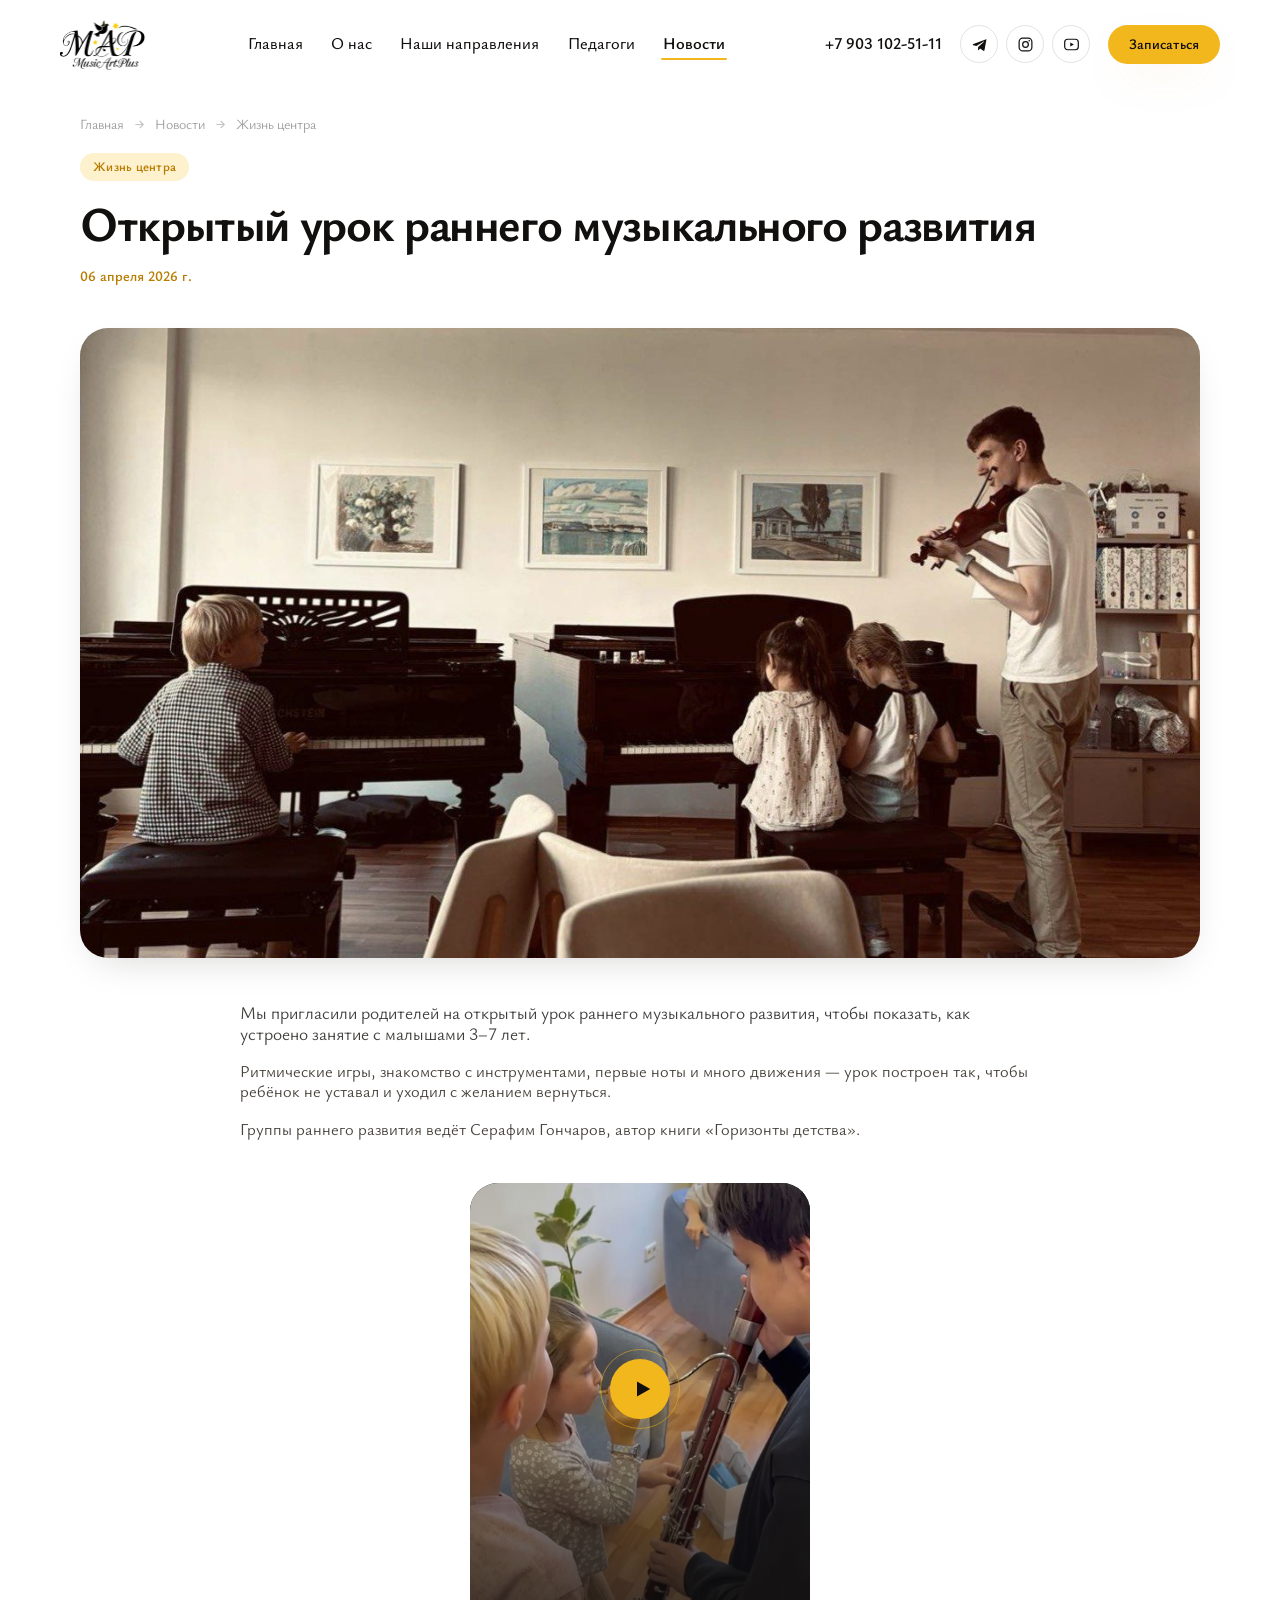
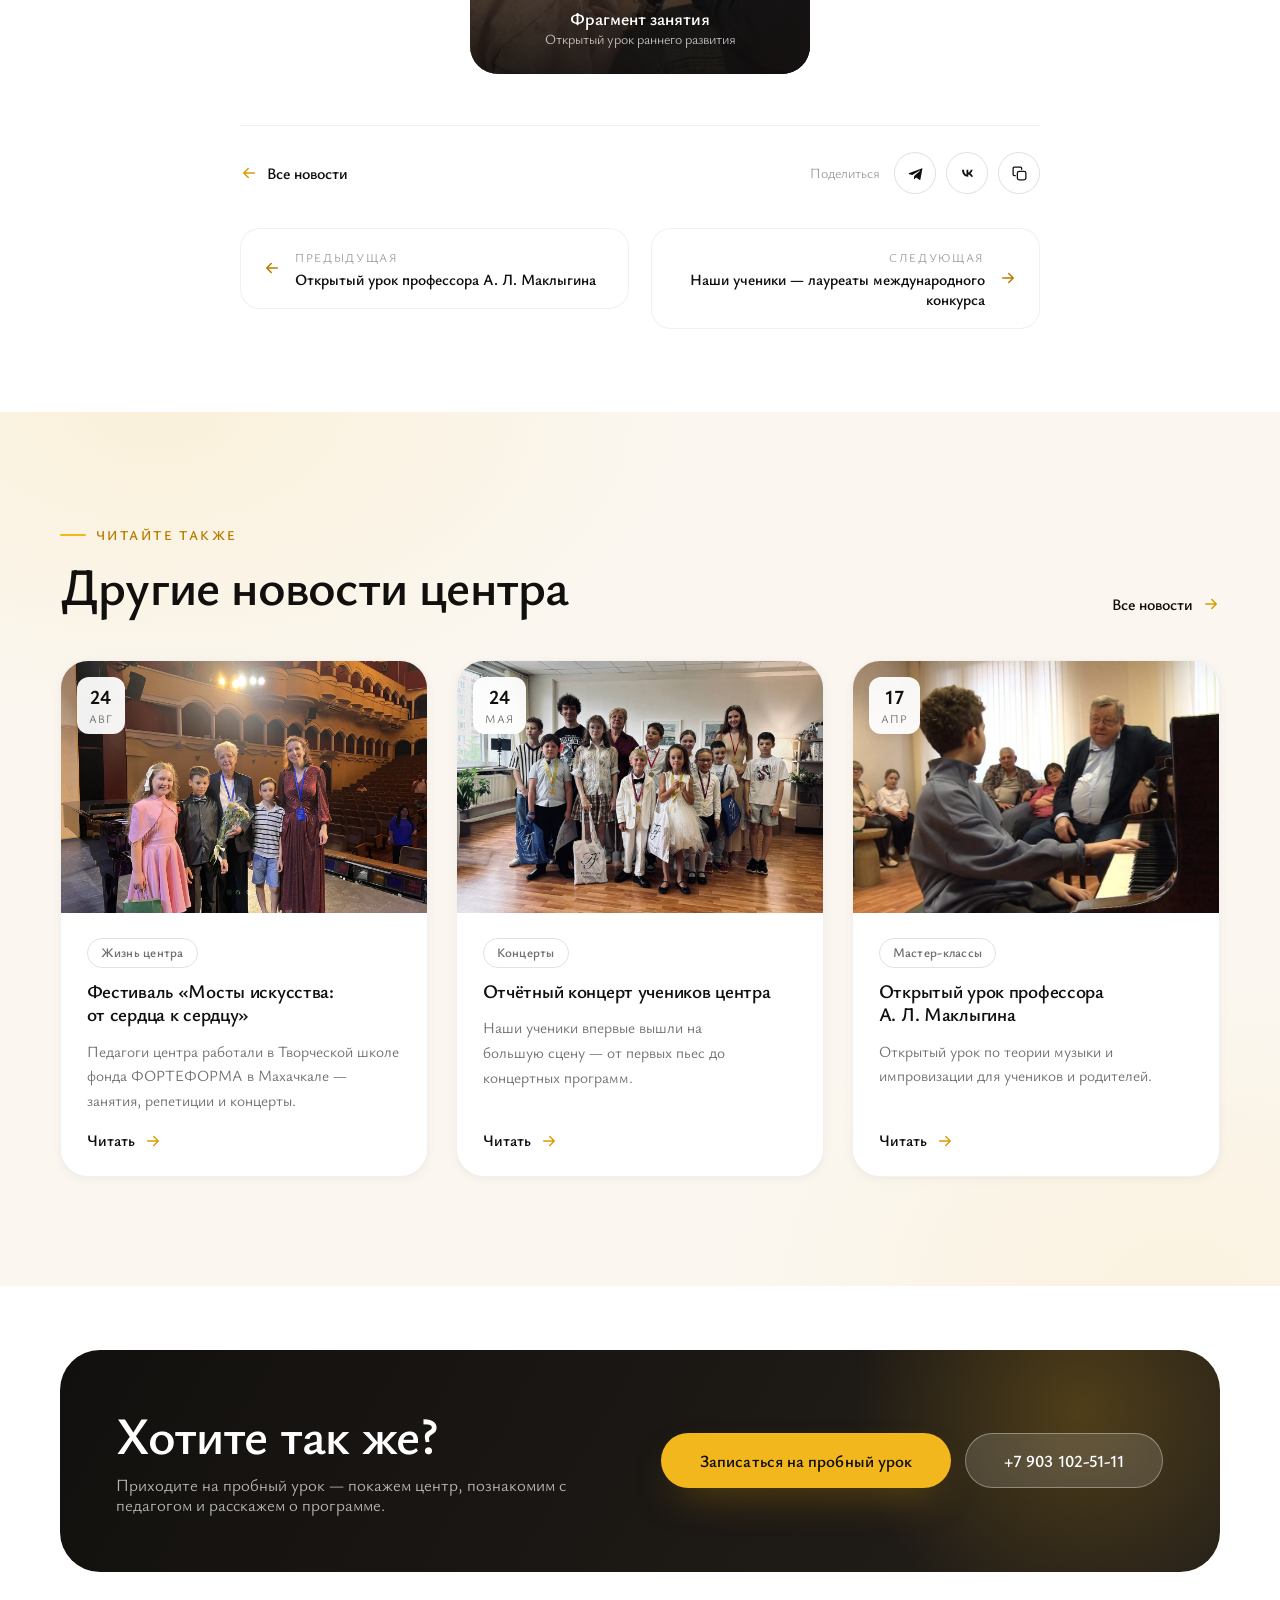
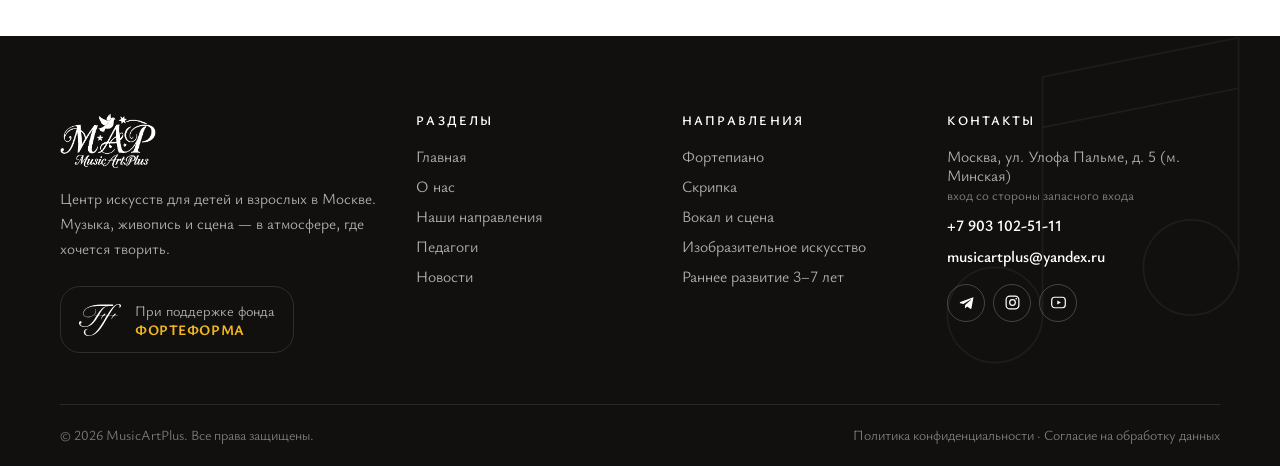
<file: news-open.html>
<!DOCTYPE html>
<html lang="ru" class="no-js">
<head>
<script>document.documentElement.className="js"</script>
<meta charset="utf-8">
<meta name="viewport" content="width=device-width, initial-scale=1">
<title>Открытый урок раннего музыкального развития — новости MusicArtPlus</title>
<meta name="description" content="Показали родителям, как проходит занятие с малышами 3–7 лет: игры, ритмика, первые ноты.">
<meta name="theme-color" content="#F3B71E">
<link rel="icon" href="assets/img/ui/favicon.png" type="image/png">
<link rel="apple-touch-icon" href="assets/img/ui/favicon.png">
<meta property="og:type" content="website">
<meta property="og:title" content="Открытый урок раннего музыкального развития — новости MusicArtPlus">
<meta property="og:description" content="Показали родителям, как проходит занятие с малышами 3–7 лет: игры, ритмика, первые ноты.">
<meta property="og:image" content="assets/img/ui/logo-color.png">
<meta property="og:locale" content="ru_RU">
<link rel="preconnect" href="https://fonts.googleapis.com">
<link rel="preconnect" href="https://fonts.gstatic.com" crossorigin>
<link href="https://fonts.googleapis.com/css2?family=Ysabeau:ital,wght@0,300..800;1,300..600&family=Ysabeau+SC:wght@500;600;700&display=swap" rel="stylesheet">
<link rel="stylesheet" href="assets/css/style.css">
</head>
<body data-page="news" data-hero="light">
<div class="preloader" aria-hidden="true">
  <img src="assets/img/ui/logo-color.png" alt="">
  <span class="preloader__bar"></span>
</div>

<header class="header">
  <div class="container header__inner">
    <a class="logo" href="index.html" aria-label="MusicArtPlus — на главную">
      <img class="logo__dark" src="assets/img/ui/logo-color.png" alt="MusicArtPlus — центр искусств" width="176" height="103">
      <img class="logo__light" src="assets/img/ui/logo-white.png" alt="" aria-hidden="true" width="176" height="103">
    </a>
    <nav class="nav" aria-label="Основная навигация"><a class="nav__link" data-nav="home" href="index.html">Главная</a><a class="nav__link" data-nav="about" href="about.html">О нас</a><a class="nav__link" data-nav="directions" href="directions.html">Наши направления</a><a class="nav__link" data-nav="teachers" href="teachers.html">Педагоги</a><a class="nav__link" data-nav="news" href="news.html">Новости</a></nav>
    <div class="header__side">
      <a class="header__phone" href="tel:+79031025111">+7 903 102-51-11</a>
      <div class="socials "><a href="https://t.me/MusicArtPlus" target="_blank" rel="noopener" aria-label="Telegram"><svg viewBox="0 0 24 24" fill="currentColor" aria-hidden="true"><path d="M21.9 4.3 19 20.1c-.2 1-.8 1.2-1.6.8l-4.5-3.3-2.2 2.1c-.25.25-.45.45-.92.45l.33-4.66 8.3-7.5c.36-.32-.08-.5-.56-.18l-10.26 6.46-4.42-1.38c-.96-.3-.98-.96.2-1.42l17.28-6.66c.8-.3 1.5.18 1.24 1.5z"/></svg></a><a href="https://www.instagram.com/music_art_plus" target="_blank" rel="noopener" aria-label="Instagram"><svg viewBox="0 0 24 24" fill="none" stroke="currentColor" stroke-width="1.7" aria-hidden="true"><rect x="3" y="3" width="18" height="18" rx="5.2"/><circle cx="12" cy="12" r="4"/><circle cx="17.3" cy="6.7" r="1.15" fill="currentColor" stroke="none"/></svg></a><a href="https://rutube.ru/channel/76411207" target="_blank" rel="noopener" aria-label="Rutube"><svg viewBox="0 0 24 24" fill="none" stroke="currentColor" stroke-width="1.7" aria-hidden="true"><rect x="2.4" y="4.6" width="19.2" height="14.8" rx="4.2"/><path d="M10.2 9.1 15.4 12l-5.2 2.9z" fill="currentColor" stroke="none"/></svg></a></div>
      <a class="btn btn--gold btn--sm" data-crm="true" href="#">Записаться</a>
      <button class="burger" type="button" aria-label="Открыть меню" aria-expanded="false" aria-controls="mobile-menu">
        <span></span><span></span><span></span>
      </button>
    </div>
  </div>
</header>

<div class="mobile-menu" id="mobile-menu">
  <nav class="mobile-menu__nav" aria-label="Мобильная навигация"><a data-nav="home" href="index.html">Главная<svg viewBox="0 0 24 24" fill="none" stroke="currentColor" stroke-width="2" stroke-linecap="round" stroke-linejoin="round" aria-hidden="true"><path d="M5 12h14M13 6l6 6-6 6"/></svg></a><a data-nav="about" href="about.html">О нас<svg viewBox="0 0 24 24" fill="none" stroke="currentColor" stroke-width="2" stroke-linecap="round" stroke-linejoin="round" aria-hidden="true"><path d="M5 12h14M13 6l6 6-6 6"/></svg></a><a data-nav="directions" href="directions.html">Наши направления<svg viewBox="0 0 24 24" fill="none" stroke="currentColor" stroke-width="2" stroke-linecap="round" stroke-linejoin="round" aria-hidden="true"><path d="M5 12h14M13 6l6 6-6 6"/></svg></a><a data-nav="teachers" href="teachers.html">Педагоги<svg viewBox="0 0 24 24" fill="none" stroke="currentColor" stroke-width="2" stroke-linecap="round" stroke-linejoin="round" aria-hidden="true"><path d="M5 12h14M13 6l6 6-6 6"/></svg></a><a data-nav="news" href="news.html">Новости<svg viewBox="0 0 24 24" fill="none" stroke="currentColor" stroke-width="2" stroke-linecap="round" stroke-linejoin="round" aria-hidden="true"><path d="M5 12h14M13 6l6 6-6 6"/></svg></a></nav>
  <div class="mobile-menu__foot">
    <a class="btn btn--gold btn--block" data-crm="true" href="#">Записаться на пробный урок</a>
    <a class="header__phone" href="tel:+79031025111" style="font-size:22px;display:block">+7 903 102-51-11</a>
    <p class="muted" style="font-size:15px">Москва, ул. Улофа Пальме, д. 5 (м. Минская)</p>
    <div class="socials "><a href="https://t.me/MusicArtPlus" target="_blank" rel="noopener" aria-label="Telegram"><svg viewBox="0 0 24 24" fill="currentColor" aria-hidden="true"><path d="M21.9 4.3 19 20.1c-.2 1-.8 1.2-1.6.8l-4.5-3.3-2.2 2.1c-.25.25-.45.45-.92.45l.33-4.66 8.3-7.5c.36-.32-.08-.5-.56-.18l-10.26 6.46-4.42-1.38c-.96-.3-.98-.96.2-1.42l17.28-6.66c.8-.3 1.5.18 1.24 1.5z"/></svg></a><a href="https://www.instagram.com/music_art_plus" target="_blank" rel="noopener" aria-label="Instagram"><svg viewBox="0 0 24 24" fill="none" stroke="currentColor" stroke-width="1.7" aria-hidden="true"><rect x="3" y="3" width="18" height="18" rx="5.2"/><circle cx="12" cy="12" r="4"/><circle cx="17.3" cy="6.7" r="1.15" fill="currentColor" stroke="none"/></svg></a><a href="https://rutube.ru/channel/76411207" target="_blank" rel="noopener" aria-label="Rutube"><svg viewBox="0 0 24 24" fill="none" stroke="currentColor" stroke-width="1.7" aria-hidden="true"><rect x="2.4" y="4.6" width="19.2" height="14.8" rx="4.2"/><path d="M10.2 9.1 15.4 12l-5.2 2.9z" fill="currentColor" stroke="none"/></svg></a></div>
  </div>
</div>
<main><article class="section article"><div class="container container--narrow"><div class="article__head"><nav class="crumbs" aria-label="Хлебные крошки"><a href="index.html">Главная</a><svg viewBox="0 0 24 24" fill="none" stroke="currentColor" stroke-width="2" stroke-linecap="round" stroke-linejoin="round" aria-hidden="true"><path d="M5 12h14M13 6l6 6-6 6"/></svg><a href="news.html">Новости</a><svg viewBox="0 0 24 24" fill="none" stroke="currentColor" stroke-width="2" stroke-linecap="round" stroke-linejoin="round" aria-hidden="true"><path d="M5 12h14M13 6l6 6-6 6"/></svg><span>Жизнь центра</span></nav><span class="chip">Жизнь центра</span><h1>Открытый урок раннего музыкального развития</h1><div class="article__meta"><time datetime="2026">06 апреля 2026 г.</time></div></div><figure class="article__cover reveal"><img src="assets/img/gallery/g27.jpg" alt="Открытый урок раннего музыкального развития" fetchpriority="high"></figure><div class="article__body"><p>Мы пригласили родителей на открытый урок раннего музыкального развития, чтобы показать, как устроено занятие с малышами 3–7 лет.</p><p>Ритмические игры, знакомство с инструментами, первые ноты и много движения — урок построен так, чтобы ребёнок не уставал и уходил с желанием вернуться.</p><p>Группы раннего развития ведёт Серафим Гончаров, автор книги «Горизонты детства».</p></div><figure class="article__video"><button class="video-card video-card--wide video-card--v" type="button" data-video="assets/video/early-lesson.mp4" data-video-type="file" data-video-ratio="vertical" aria-label="Смотреть: Фрагмент занятия"><img src="assets/video/early-lesson-poster.jpg" alt="" loading="lazy"><span class="video-card__play"><svg viewBox="0 0 24 24" aria-hidden="true"><path d="M7 4.6v14.8L20.2 12z"/></svg></span><span class="video-card__cap"><b>Фрагмент занятия</b><span>Открытый урок раннего развития</span></span></button></figure><div class="article__foot"><a class="link-arrow link-arrow--back" href="news.html"><svg viewBox="0 0 24 24" fill="none" stroke="currentColor" stroke-width="2" stroke-linecap="round" stroke-linejoin="round" aria-hidden="true"><path d="M19 12H5M11 18l-6-6 6-6"/></svg>Все новости</a><div class="share"><span>Поделиться</span><a data-share="tg" href="#" target="_blank" rel="noopener" aria-label="Поделиться в Telegram"><svg viewBox="0 0 24 24" fill="currentColor" aria-hidden="true"><path d="M21.9 4.3 19 20.1c-.2 1-.8 1.2-1.6.8l-4.5-3.3-2.2 2.1c-.25.25-.45.45-.92.45l.33-4.66 8.3-7.5c.36-.32-.08-.5-.56-.18l-10.26 6.46-4.42-1.38c-.96-.3-.98-.96.2-1.42l17.28-6.66c.8-.3 1.5.18 1.24 1.5z"/></svg></a><a data-share="vk" href="#" target="_blank" rel="noopener" aria-label="Поделиться во ВКонтакте"><svg viewBox="0 0 24 24" fill="currentColor"><path d="M12.8 16.6c-5.2 0-8.4-3.7-8.5-9.8h2.7c.1 4.5 2.1 6.4 3.6 6.8V6.8h2.5v3.9c1.5-.2 3.1-1.9 3.6-3.9h2.5c-.4 2.4-2 4.1-3.2 4.8 1.2.6 3 2.1 3.7 4.9h-2.7c-.5-1.7-2-3-3.9-3.2v3.3z"/></svg></a><button data-share="copy" type="button" aria-label="Скопировать ссылку"><svg viewBox="0 0 24 24" fill="none" stroke="currentColor" stroke-width="1.8" stroke-linecap="round" stroke-linejoin="round"><rect x="9" y="9" width="12" height="12" rx="2.6"/><path d="M6 15H4.6A1.6 1.6 0 013 13.4V4.6A1.6 1.6 0 014.6 3h8.8A1.6 1.6 0 0115 4.6V6"/></svg></button></div></div><div class="prevnext"><div class="prevnext--prev"><a href="news-master.html"><svg viewBox="0 0 24 24" fill="none" stroke="currentColor" stroke-width="2" stroke-linecap="round" stroke-linejoin="round" aria-hidden="true"><path d="M19 12H5M11 18l-6-6 6-6"/></svg><span><span class="prevnext__dir">Предыдущая</span><b>Открытый урок профессора А. Л. Маклыгина</b></span></a></div><div class="prevnext--next"><a href="news-winners.html"><svg viewBox="0 0 24 24" fill="none" stroke="currentColor" stroke-width="2" stroke-linecap="round" stroke-linejoin="round" aria-hidden="true"><path d="M5 12h14M13 6l6 6-6 6"/></svg><span><span class="prevnext__dir">Следующая</span><b>Наши ученики — лауреаты международного конкурса</b></span></a></div></div></div></article><section class="section section--cream"><div class="container"><div class="sec-head"><div class="sec-head__text"><span class="eyebrow">Читайте также</span><h2 class="h2">Другие новости центра</h2></div><a class="link-arrow" href="news.html">Все новости<svg viewBox="0 0 24 24" fill="none" stroke="currentColor" stroke-width="2" stroke-linecap="round" stroke-linejoin="round" aria-hidden="true"><path d="M5 12h14M13 6l6 6-6 6"/></svg></a></div><div class="grid g-3"><a class="card reveal" data-delay="0" data-news-item data-tag="Жизнь центра" href="news-camp.html"><div class="card__media"><div class="card__date"><b>24</b><span>авг</span></div><img src="assets/img/gallery/g24.jpg" alt="Фестиваль «Мосты искусства: от сердца к сердцу»" loading="lazy" width="640" height="440"></div><div class="card__body"><span class="chip chip--outline">Жизнь центра</span><h3 class="card__title">Фестиваль «Мосты искусства: от сердца к сердцу»</h3><p class="card__text">Педагоги центра работали в Творческой школе фонда ФОРТЕФОРМА в Махачкале — занятия, репетиции и концерты.</p><div class="card__foot"><span class="link-arrow">Читать<svg viewBox="0 0 24 24" fill="none" stroke="currentColor" stroke-width="2" stroke-linecap="round" stroke-linejoin="round" aria-hidden="true"><path d="M5 12h14M13 6l6 6-6 6"/></svg></span></div></div></a><a class="card reveal" data-delay="1" data-news-item data-tag="Концерты" href="news-concert.html"><div class="card__media"><div class="card__date"><b>24</b><span>мая</span></div><img src="assets/img/gallery/g21.jpg" alt="Отчётный концерт учеников центра" loading="lazy" width="640" height="440"></div><div class="card__body"><span class="chip chip--outline">Концерты</span><h3 class="card__title">Отчётный концерт учеников центра</h3><p class="card__text">Наши ученики впервые вышли на большую сцену — от первых пьес до концертных программ.</p><div class="card__foot"><span class="link-arrow">Читать<svg viewBox="0 0 24 24" fill="none" stroke="currentColor" stroke-width="2" stroke-linecap="round" stroke-linejoin="round" aria-hidden="true"><path d="M5 12h14M13 6l6 6-6 6"/></svg></span></div></div></a><a class="card reveal" data-delay="2" data-news-item data-tag="Мастер-классы" href="news-master.html"><div class="card__media"><div class="card__date"><b>17</b><span>апр</span></div><img src="assets/img/gallery/g26.jpg" alt="Открытый урок профессора А. Л. Маклыгина" loading="lazy" width="640" height="440"></div><div class="card__body"><span class="chip chip--outline">Мастер-классы</span><h3 class="card__title">Открытый урок профессора А. Л. Маклыгина</h3><p class="card__text">Открытый урок по теории музыки и импровизации для учеников и родителей.</p><div class="card__foot"><span class="link-arrow">Читать<svg viewBox="0 0 24 24" fill="none" stroke="currentColor" stroke-width="2" stroke-linecap="round" stroke-linejoin="round" aria-hidden="true"><path d="M5 12h14M13 6l6 6-6 6"/></svg></span></div></div></a></div></div></section>
<section class="section section--tight">
  <div class="container">
    <div class="cta-band reveal reveal--scale">
      <span class="cta-band__glow" aria-hidden="true"></span>
      <div>
        <h2 class="h2">Хотите так же?</h2>
        <p>Приходите на пробный урок — покажем центр, познакомим с педагогом и расскажем о программе.</p>
      </div>
      <div class="cta-band__actions">
        <a class="btn btn--gold btn--lg" data-crm="true" href="#">Записаться на пробный урок</a>
        <a class="btn btn--light btn--lg" href="tel:+79031025111">+7 903 102-51-11</a>
      </div>
    </div>
  </div>
</section></main>
<footer class="footer">
  <div class="footer__deco" aria-hidden="true">
    <svg viewBox="0 0 300 300"><circle cx="60" cy="230" r="34"/><circle cx="200" cy="196" r="34"/><path d="M94 230V60l140-28v164"/><path d="M94 96l140-28"/></svg>
  </div>
  <div class="container">
    <div class="footer__grid">
      <div>
        <img class="footer__logo" src="assets/img/ui/logo-white.png" alt="MusicArtPlus" width="176" height="103">
        <p>Центр искусств для детей и взрослых в Москве. Музыка, живопись и сцена — в атмосфере, где хочется творить.</p>
        <a class="footer__fund" href="https://forteforma.ru/" target="_blank" rel="noopener">
          <img src="assets/img/ui/forteforma.svg" alt="Фонд ФОРТЕФОРМА" width="45" height="34">
          <span>При поддержке фонда <b>ФОРТЕФОРМА</b></span>
        </a>
      </div>
      <div>
        <h4>Разделы</h4>
        <div class="footer__links">
          <a href="index.html">Главная</a>
          <a href="about.html">О нас</a>
          <a href="directions.html">Наши направления</a>
          <a href="teachers.html">Педагоги</a>
          <a href="news.html">Новости</a>
        </div>
      </div>
      <div>
        <h4>Направления</h4>
        <div class="footer__links">
          <a href="directions.html#dir-piano">Фортепиано</a>
          <a href="directions.html#dir-violin">Скрипка</a>
          <a href="directions.html#dir-vocal">Вокал и сцена</a>
          <a href="directions.html#dir-art">Изобразительное искусство</a>
          <a href="directions.html#dir-early">Раннее развитие 3–7 лет</a>
        </div>
      </div>
      <div>
        <h4>Контакты</h4>
        <div class="footer__contact">
          <span>Москва, ул. Улофа Пальме, д. 5 (м. Минская)<br><small style="opacity:.7">вход со стороны запасного входа</small></span>
          <a href="tel:+79031025111">+7 903 102-51-11</a>
          <a href="mailto:musicartplus@yandex.ru">musicartplus@yandex.ru</a>
        </div>
        <div style="margin-top:18px"><div class="socials socials--footer"><a href="https://t.me/MusicArtPlus" target="_blank" rel="noopener" aria-label="Telegram"><svg viewBox="0 0 24 24" fill="currentColor" aria-hidden="true"><path d="M21.9 4.3 19 20.1c-.2 1-.8 1.2-1.6.8l-4.5-3.3-2.2 2.1c-.25.25-.45.45-.92.45l.33-4.66 8.3-7.5c.36-.32-.08-.5-.56-.18l-10.26 6.46-4.42-1.38c-.96-.3-.98-.96.2-1.42l17.28-6.66c.8-.3 1.5.18 1.24 1.5z"/></svg></a><a href="https://www.instagram.com/music_art_plus" target="_blank" rel="noopener" aria-label="Instagram"><svg viewBox="0 0 24 24" fill="none" stroke="currentColor" stroke-width="1.7" aria-hidden="true"><rect x="3" y="3" width="18" height="18" rx="5.2"/><circle cx="12" cy="12" r="4"/><circle cx="17.3" cy="6.7" r="1.15" fill="currentColor" stroke="none"/></svg></a><a href="https://rutube.ru/channel/76411207" target="_blank" rel="noopener" aria-label="Rutube"><svg viewBox="0 0 24 24" fill="none" stroke="currentColor" stroke-width="1.7" aria-hidden="true"><rect x="2.4" y="4.6" width="19.2" height="14.8" rx="4.2"/><path d="M10.2 9.1 15.4 12l-5.2 2.9z" fill="currentColor" stroke="none"/></svg></a></div></div>
      </div>
    </div>
    <div class="footer__bottom">
      <span>© <span data-year>2026</span> MusicArtPlus. Все права защищены.</span>
      <span><a href="#">Политика конфиденциальности</a> · <a href="#">Согласие на обработку данных</a></span>
    </div>
  </div>
</footer>

<a class="btn btn--gold fab" data-crm="true" href="#">Записаться на пробный урок</a>

<div class="modal" id="booking-modal" role="dialog" aria-modal="true" aria-labelledby="bk-title">
  <div class="modal__backdrop"></div>
  <div class="modal__box modal__box--form">
    <button class="modal__close" type="button" data-close aria-label="Закрыть"><svg viewBox="0 0 24 24" fill="none" stroke="currentColor" stroke-width="2" stroke-linecap="round" aria-hidden="true"><path d="M5 5l14 14M19 5L5 19"/></svg></button>
    <div class="bk">
      <aside class="bk__aside">
        <img src="assets/img/ui/logo-color.png" alt="MusicArtPlus">
        <h4>Первый урок — чтобы просто попробовать</h4>
        <p>Знакомство с педагогом и инструментом. Ни к чему не обязывает.</p>
        <ul class="about-list">
          <li><span class="tick"><svg viewBox="0 0 24 24" aria-hidden="true"><path d="M4 12.6l5.2 5.2L20 6.6"/></svg></span><span>Подберём педагога под возраст и характер</span></li>
          <li><span class="tick"><svg viewBox="0 0 24 24" aria-hidden="true"><path d="M4 12.6l5.2 5.2L20 6.6"/></svg></span><span>Заниматься можно на инструментах центра</span></li>
          <li><span class="tick"><svg viewBox="0 0 24 24" aria-hidden="true"><path d="M4 12.6l5.2 5.2L20 6.6"/></svg></span><span>Очно у метро Минская или онлайн</span></li>
        </ul>
        <div class="bk__phone">
          <span>Или позвоните</span>
          <a href="tel:+79031025111">+7 903 102-51-11</a>
        </div>
      </aside>
      <div class="bk__main">
        <h3 class="bk__title" id="bk-title">Записаться на пробный урок</h3>
        <p class="bk__sub">Заполните два поля — остальное уточним по телефону.</p>

        <div class="bk__ctx" data-bk-ctx>
          <img alt="" data-bk-photo>
          <div><span data-bk-label>Педагог</span><b data-bk-name></b></div>
        </div>

        <form class="form" data-form id="form-booking" novalidate>
          <input type="hidden" name="teacher" data-bk-input>
          <div class="field">
            <label for="bk-name">Как вас зовут</label>
            <input id="bk-name" name="name" type="text" placeholder="Имя" required autocomplete="name">
            <span class="field__err">Пожалуйста, укажите имя</span>
          </div>
          <div class="field">
            <label for="bk-tel">Телефон</label>
            <input id="bk-tel" name="phone" type="tel" placeholder="+7 (___) ___-__-__" required autocomplete="tel">
            <span class="field__err">Укажите телефон полностью</span>
          </div>
          <div class="field">
            <label for="bk-dir">Направление</label>
            <select id="bk-dir" name="direction" data-bk-dir><option value="Фортепиано">Фортепиано</option><option value="Скрипка">Скрипка</option><option value="Труба и духовые">Труба и духовые</option><option value="Вокал и сценическая речь">Вокал и сценическая речь</option><option value="Актёрское мастерство">Актёрское мастерство</option><option value="Изобразительное искусство">Изобразительное искусство</option><option value="Сольфеджио и теория музыки">Сольфеджио и теория музыки</option><option value="Раннее музыкальное развитие (3–7 лет)">Раннее музыкальное развитие (3–7 лет)</option><option value="Подготовка к поступлению">Подготовка к поступлению</option><option value="Ещё не выбрали — подскажите">Ещё не выбрали — подскажите</option></select>
          </div>
          <label class="check">
            <input type="checkbox" required>
            <span>Я согласен(-на) на обработку персональных данных и принимаю <a href="#">политику конфиденциальности</a></span>
          </label>
          <button class="btn btn--gold btn--block btn--lg" type="submit" data-label="Отправить заявку">Отправить заявку</button>
          <div class="form__ok" role="status" aria-live="polite">
            <span class="form__ok-ico"><svg viewBox="0 0 24 24" aria-hidden="true"><path d="M4 12.6l5.2 5.2L20 6.6"/></svg></span>
            <span>Спасибо! Заявка принята — мы перезвоним в ближайшее рабочее время.</span>
          </div>
          <p class="form__note">Или выберите время сами в системе «Мой класс» —
            <a data-bk-crm href="#" target="_blank" rel="noopener" style="color:var(--gold-dark);font-weight:600">открыть расписание</a></p>
        </form>
      </div>
    </div>
  </div>
</div>

<div class="modal" id="teacher-modal" role="dialog" aria-modal="true" aria-label="Карточка педагога">
  <div class="modal__backdrop"></div>
  <div class="modal__box">
    <button class="modal__close" type="button" data-close aria-label="Закрыть"><svg viewBox="0 0 24 24" fill="none" stroke="currentColor" stroke-width="2" stroke-linecap="round" aria-hidden="true"><path d="M5 5l14 14M19 5L5 19"/></svg></button>
    <div data-teacher-slot></div>
  </div>
</div>

<div class="modal" id="video-modal" role="dialog" aria-modal="true" aria-label="Видео">
  <div class="modal__backdrop"></div>
  <div class="modal__box modal__box--video">
    <button class="modal__close" type="button" data-close aria-label="Закрыть"><svg viewBox="0 0 24 24" fill="none" stroke="currentColor" stroke-width="2" stroke-linecap="round" aria-hidden="true"><path d="M5 5l14 14M19 5L5 19"/></svg></button>
    <div class="modal__video"></div>
    <div class="v-foot" style="display:none"></div>
  </div>
</div>

<script src="assets/js/main.js" defer></script>

</body>
</html>
</file>
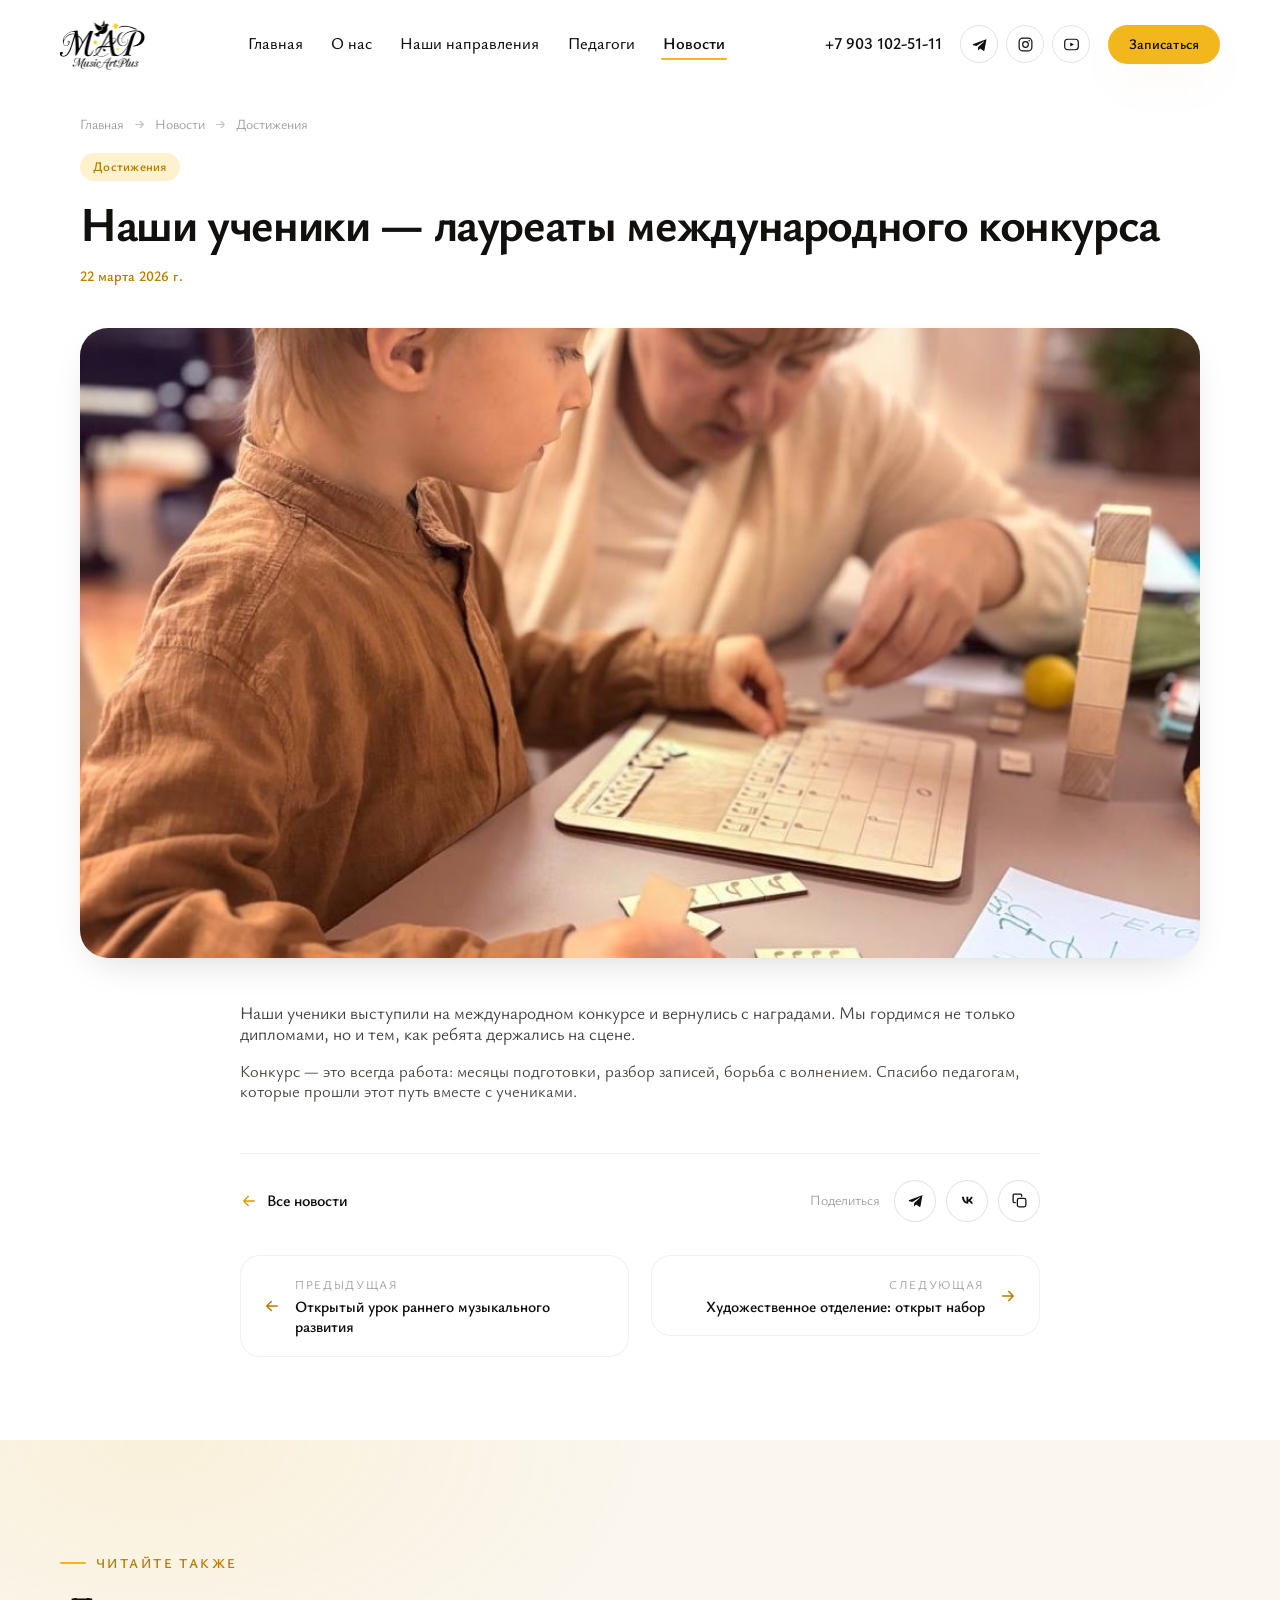
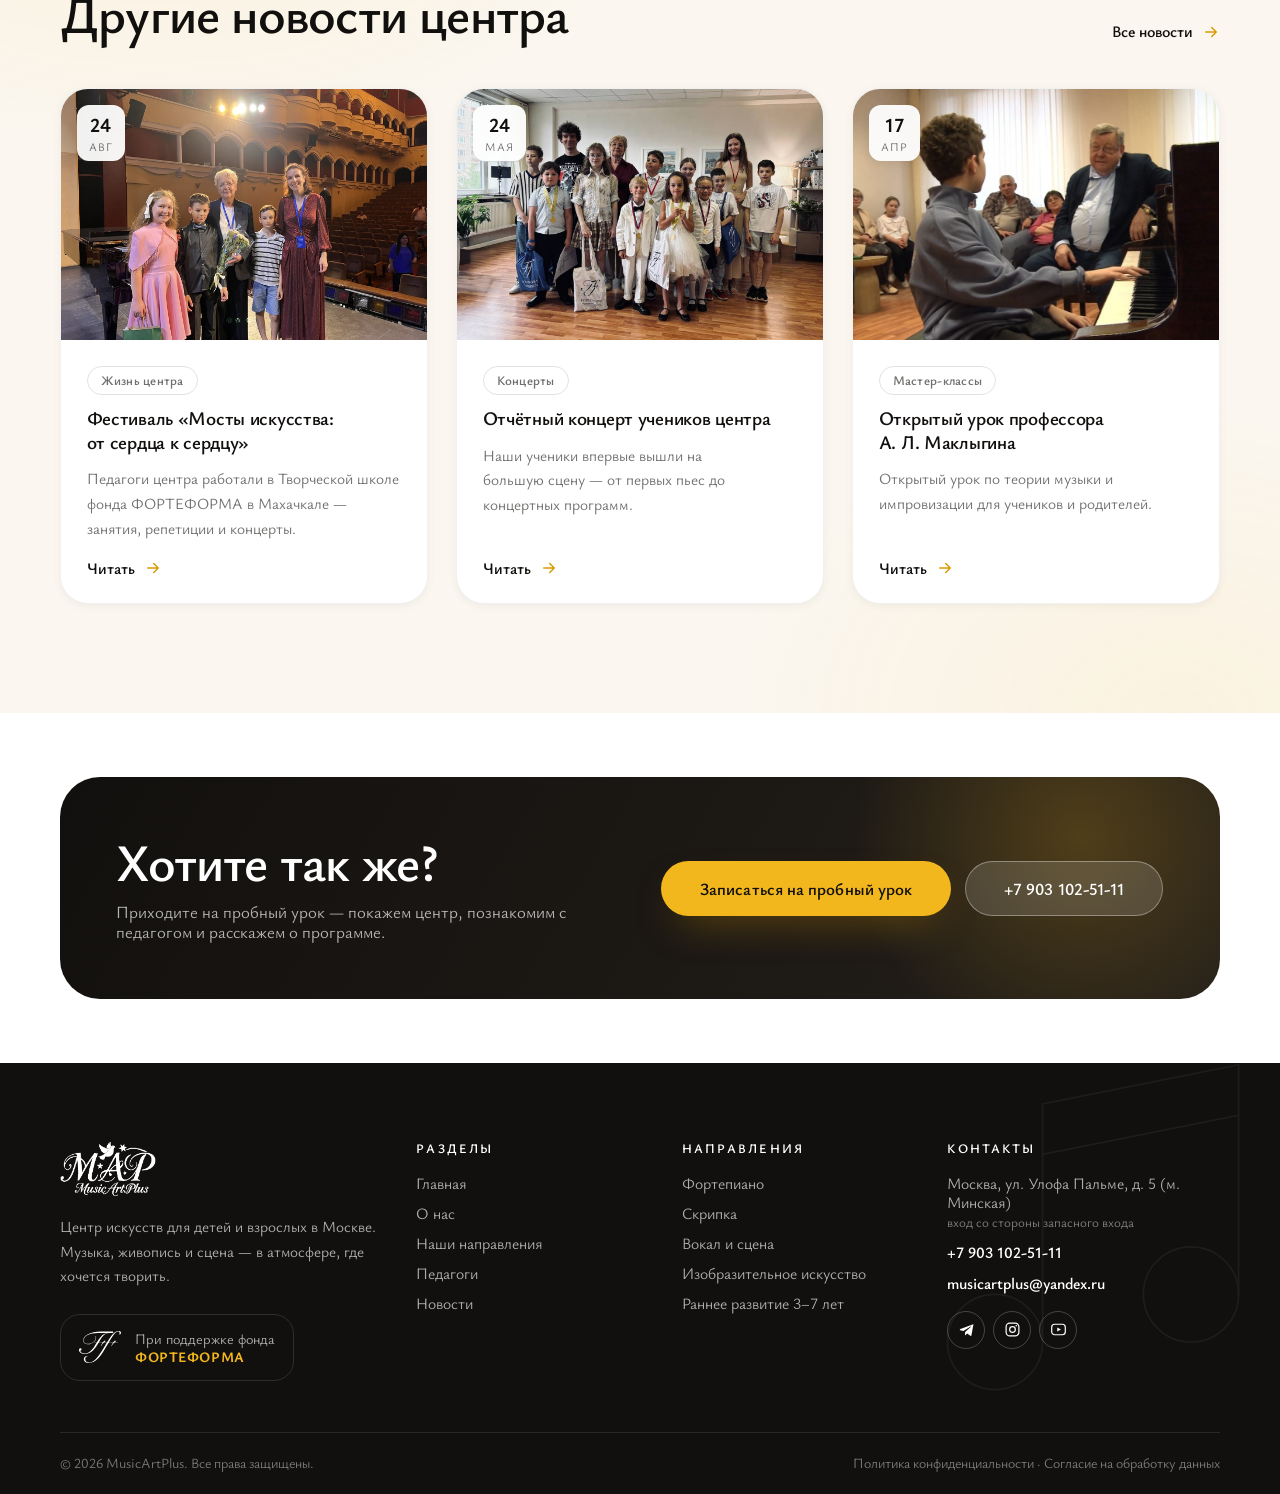
<file: news-winners.html>
<!DOCTYPE html>
<html lang="ru" class="no-js">
<head>
<script>document.documentElement.className="js"</script>
<meta charset="utf-8">
<meta name="viewport" content="width=device-width, initial-scale=1">
<title>Наши ученики — лауреаты международного конкурса — новости MusicArtPlus</title>
<meta name="description" content="Поздравляем ребят и педагогов с блестящим выступлением и заслуженными наградами.">
<meta name="theme-color" content="#F3B71E">
<link rel="icon" href="assets/img/ui/favicon.png" type="image/png">
<link rel="apple-touch-icon" href="assets/img/ui/favicon.png">
<meta property="og:type" content="website">
<meta property="og:title" content="Наши ученики — лауреаты международного конкурса — новости MusicArtPlus">
<meta property="og:description" content="Поздравляем ребят и педагогов с блестящим выступлением и заслуженными наградами.">
<meta property="og:image" content="assets/img/ui/logo-color.png">
<meta property="og:locale" content="ru_RU">
<link rel="preconnect" href="https://fonts.googleapis.com">
<link rel="preconnect" href="https://fonts.gstatic.com" crossorigin>
<link href="https://fonts.googleapis.com/css2?family=Ysabeau:ital,wght@0,300..800;1,300..600&family=Ysabeau+SC:wght@500;600;700&display=swap" rel="stylesheet">
<link rel="stylesheet" href="assets/css/style.css">
</head>
<body data-page="news" data-hero="light">
<div class="preloader" aria-hidden="true">
  <img src="assets/img/ui/logo-color.png" alt="">
  <span class="preloader__bar"></span>
</div>

<header class="header">
  <div class="container header__inner">
    <a class="logo" href="index.html" aria-label="MusicArtPlus — на главную">
      <img class="logo__dark" src="assets/img/ui/logo-color.png" alt="MusicArtPlus — центр искусств" width="176" height="103">
      <img class="logo__light" src="assets/img/ui/logo-white.png" alt="" aria-hidden="true" width="176" height="103">
    </a>
    <nav class="nav" aria-label="Основная навигация"><a class="nav__link" data-nav="home" href="index.html">Главная</a><a class="nav__link" data-nav="about" href="about.html">О нас</a><a class="nav__link" data-nav="directions" href="directions.html">Наши направления</a><a class="nav__link" data-nav="teachers" href="teachers.html">Педагоги</a><a class="nav__link" data-nav="news" href="news.html">Новости</a></nav>
    <div class="header__side">
      <a class="header__phone" href="tel:+79031025111">+7 903 102-51-11</a>
      <div class="socials "><a href="https://t.me/MusicArtPlus" target="_blank" rel="noopener" aria-label="Telegram"><svg viewBox="0 0 24 24" fill="currentColor" aria-hidden="true"><path d="M21.9 4.3 19 20.1c-.2 1-.8 1.2-1.6.8l-4.5-3.3-2.2 2.1c-.25.25-.45.45-.92.45l.33-4.66 8.3-7.5c.36-.32-.08-.5-.56-.18l-10.26 6.46-4.42-1.38c-.96-.3-.98-.96.2-1.42l17.28-6.66c.8-.3 1.5.18 1.24 1.5z"/></svg></a><a href="https://www.instagram.com/music_art_plus" target="_blank" rel="noopener" aria-label="Instagram"><svg viewBox="0 0 24 24" fill="none" stroke="currentColor" stroke-width="1.7" aria-hidden="true"><rect x="3" y="3" width="18" height="18" rx="5.2"/><circle cx="12" cy="12" r="4"/><circle cx="17.3" cy="6.7" r="1.15" fill="currentColor" stroke="none"/></svg></a><a href="https://rutube.ru/channel/76411207" target="_blank" rel="noopener" aria-label="Rutube"><svg viewBox="0 0 24 24" fill="none" stroke="currentColor" stroke-width="1.7" aria-hidden="true"><rect x="2.4" y="4.6" width="19.2" height="14.8" rx="4.2"/><path d="M10.2 9.1 15.4 12l-5.2 2.9z" fill="currentColor" stroke="none"/></svg></a></div>
      <a class="btn btn--gold btn--sm" data-crm="true" href="#">Записаться</a>
      <button class="burger" type="button" aria-label="Открыть меню" aria-expanded="false" aria-controls="mobile-menu">
        <span></span><span></span><span></span>
      </button>
    </div>
  </div>
</header>

<div class="mobile-menu" id="mobile-menu">
  <nav class="mobile-menu__nav" aria-label="Мобильная навигация"><a data-nav="home" href="index.html">Главная<svg viewBox="0 0 24 24" fill="none" stroke="currentColor" stroke-width="2" stroke-linecap="round" stroke-linejoin="round" aria-hidden="true"><path d="M5 12h14M13 6l6 6-6 6"/></svg></a><a data-nav="about" href="about.html">О нас<svg viewBox="0 0 24 24" fill="none" stroke="currentColor" stroke-width="2" stroke-linecap="round" stroke-linejoin="round" aria-hidden="true"><path d="M5 12h14M13 6l6 6-6 6"/></svg></a><a data-nav="directions" href="directions.html">Наши направления<svg viewBox="0 0 24 24" fill="none" stroke="currentColor" stroke-width="2" stroke-linecap="round" stroke-linejoin="round" aria-hidden="true"><path d="M5 12h14M13 6l6 6-6 6"/></svg></a><a data-nav="teachers" href="teachers.html">Педагоги<svg viewBox="0 0 24 24" fill="none" stroke="currentColor" stroke-width="2" stroke-linecap="round" stroke-linejoin="round" aria-hidden="true"><path d="M5 12h14M13 6l6 6-6 6"/></svg></a><a data-nav="news" href="news.html">Новости<svg viewBox="0 0 24 24" fill="none" stroke="currentColor" stroke-width="2" stroke-linecap="round" stroke-linejoin="round" aria-hidden="true"><path d="M5 12h14M13 6l6 6-6 6"/></svg></a></nav>
  <div class="mobile-menu__foot">
    <a class="btn btn--gold btn--block" data-crm="true" href="#">Записаться на пробный урок</a>
    <a class="header__phone" href="tel:+79031025111" style="font-size:22px;display:block">+7 903 102-51-11</a>
    <p class="muted" style="font-size:15px">Москва, ул. Улофа Пальме, д. 5 (м. Минская)</p>
    <div class="socials "><a href="https://t.me/MusicArtPlus" target="_blank" rel="noopener" aria-label="Telegram"><svg viewBox="0 0 24 24" fill="currentColor" aria-hidden="true"><path d="M21.9 4.3 19 20.1c-.2 1-.8 1.2-1.6.8l-4.5-3.3-2.2 2.1c-.25.25-.45.45-.92.45l.33-4.66 8.3-7.5c.36-.32-.08-.5-.56-.18l-10.26 6.46-4.42-1.38c-.96-.3-.98-.96.2-1.42l17.28-6.66c.8-.3 1.5.18 1.24 1.5z"/></svg></a><a href="https://www.instagram.com/music_art_plus" target="_blank" rel="noopener" aria-label="Instagram"><svg viewBox="0 0 24 24" fill="none" stroke="currentColor" stroke-width="1.7" aria-hidden="true"><rect x="3" y="3" width="18" height="18" rx="5.2"/><circle cx="12" cy="12" r="4"/><circle cx="17.3" cy="6.7" r="1.15" fill="currentColor" stroke="none"/></svg></a><a href="https://rutube.ru/channel/76411207" target="_blank" rel="noopener" aria-label="Rutube"><svg viewBox="0 0 24 24" fill="none" stroke="currentColor" stroke-width="1.7" aria-hidden="true"><rect x="2.4" y="4.6" width="19.2" height="14.8" rx="4.2"/><path d="M10.2 9.1 15.4 12l-5.2 2.9z" fill="currentColor" stroke="none"/></svg></a></div>
  </div>
</div>
<main><article class="section article"><div class="container container--narrow"><div class="article__head"><nav class="crumbs" aria-label="Хлебные крошки"><a href="index.html">Главная</a><svg viewBox="0 0 24 24" fill="none" stroke="currentColor" stroke-width="2" stroke-linecap="round" stroke-linejoin="round" aria-hidden="true"><path d="M5 12h14M13 6l6 6-6 6"/></svg><a href="news.html">Новости</a><svg viewBox="0 0 24 24" fill="none" stroke="currentColor" stroke-width="2" stroke-linecap="round" stroke-linejoin="round" aria-hidden="true"><path d="M5 12h14M13 6l6 6-6 6"/></svg><span>Достижения</span></nav><span class="chip">Достижения</span><h1>Наши ученики — лауреаты международного конкурса</h1><div class="article__meta"><time datetime="2026">22 марта 2026 г.</time></div></div><figure class="article__cover reveal"><img src="assets/img/gallery/g03.jpg" alt="Наши ученики — лауреаты международного конкурса" fetchpriority="high"></figure><div class="article__body"><p>Наши ученики выступили на международном конкурсе и вернулись с наградами. Мы гордимся не только дипломами, но и тем, как ребята держались на сцене.</p><p>Конкурс — это всегда работа: месяцы подготовки, разбор записей, борьба с волнением. Спасибо педагогам, которые прошли этот путь вместе с учениками.</p></div><div class="article__foot"><a class="link-arrow link-arrow--back" href="news.html"><svg viewBox="0 0 24 24" fill="none" stroke="currentColor" stroke-width="2" stroke-linecap="round" stroke-linejoin="round" aria-hidden="true"><path d="M19 12H5M11 18l-6-6 6-6"/></svg>Все новости</a><div class="share"><span>Поделиться</span><a data-share="tg" href="#" target="_blank" rel="noopener" aria-label="Поделиться в Telegram"><svg viewBox="0 0 24 24" fill="currentColor" aria-hidden="true"><path d="M21.9 4.3 19 20.1c-.2 1-.8 1.2-1.6.8l-4.5-3.3-2.2 2.1c-.25.25-.45.45-.92.45l.33-4.66 8.3-7.5c.36-.32-.08-.5-.56-.18l-10.26 6.46-4.42-1.38c-.96-.3-.98-.96.2-1.42l17.28-6.66c.8-.3 1.5.18 1.24 1.5z"/></svg></a><a data-share="vk" href="#" target="_blank" rel="noopener" aria-label="Поделиться во ВКонтакте"><svg viewBox="0 0 24 24" fill="currentColor"><path d="M12.8 16.6c-5.2 0-8.4-3.7-8.5-9.8h2.7c.1 4.5 2.1 6.4 3.6 6.8V6.8h2.5v3.9c1.5-.2 3.1-1.9 3.6-3.9h2.5c-.4 2.4-2 4.1-3.2 4.8 1.2.6 3 2.1 3.7 4.9h-2.7c-.5-1.7-2-3-3.9-3.2v3.3z"/></svg></a><button data-share="copy" type="button" aria-label="Скопировать ссылку"><svg viewBox="0 0 24 24" fill="none" stroke="currentColor" stroke-width="1.8" stroke-linecap="round" stroke-linejoin="round"><rect x="9" y="9" width="12" height="12" rx="2.6"/><path d="M6 15H4.6A1.6 1.6 0 013 13.4V4.6A1.6 1.6 0 014.6 3h8.8A1.6 1.6 0 0115 4.6V6"/></svg></button></div></div><div class="prevnext"><div class="prevnext--prev"><a href="news-open.html"><svg viewBox="0 0 24 24" fill="none" stroke="currentColor" stroke-width="2" stroke-linecap="round" stroke-linejoin="round" aria-hidden="true"><path d="M19 12H5M11 18l-6-6 6-6"/></svg><span><span class="prevnext__dir">Предыдущая</span><b>Открытый урок раннего музыкального развития</b></span></a></div><div class="prevnext--next"><a href="news-art.html"><svg viewBox="0 0 24 24" fill="none" stroke="currentColor" stroke-width="2" stroke-linecap="round" stroke-linejoin="round" aria-hidden="true"><path d="M5 12h14M13 6l6 6-6 6"/></svg><span><span class="prevnext__dir">Следующая</span><b>Художественное отделение: открыт набор</b></span></a></div></div></div></article><section class="section section--cream"><div class="container"><div class="sec-head"><div class="sec-head__text"><span class="eyebrow">Читайте также</span><h2 class="h2">Другие новости центра</h2></div><a class="link-arrow" href="news.html">Все новости<svg viewBox="0 0 24 24" fill="none" stroke="currentColor" stroke-width="2" stroke-linecap="round" stroke-linejoin="round" aria-hidden="true"><path d="M5 12h14M13 6l6 6-6 6"/></svg></a></div><div class="grid g-3"><a class="card reveal" data-delay="0" data-news-item data-tag="Жизнь центра" href="news-camp.html"><div class="card__media"><div class="card__date"><b>24</b><span>авг</span></div><img src="assets/img/gallery/g24.jpg" alt="Фестиваль «Мосты искусства: от сердца к сердцу»" loading="lazy" width="640" height="440"></div><div class="card__body"><span class="chip chip--outline">Жизнь центра</span><h3 class="card__title">Фестиваль «Мосты искусства: от сердца к сердцу»</h3><p class="card__text">Педагоги центра работали в Творческой школе фонда ФОРТЕФОРМА в Махачкале — занятия, репетиции и концерты.</p><div class="card__foot"><span class="link-arrow">Читать<svg viewBox="0 0 24 24" fill="none" stroke="currentColor" stroke-width="2" stroke-linecap="round" stroke-linejoin="round" aria-hidden="true"><path d="M5 12h14M13 6l6 6-6 6"/></svg></span></div></div></a><a class="card reveal" data-delay="1" data-news-item data-tag="Концерты" href="news-concert.html"><div class="card__media"><div class="card__date"><b>24</b><span>мая</span></div><img src="assets/img/gallery/g21.jpg" alt="Отчётный концерт учеников центра" loading="lazy" width="640" height="440"></div><div class="card__body"><span class="chip chip--outline">Концерты</span><h3 class="card__title">Отчётный концерт учеников центра</h3><p class="card__text">Наши ученики впервые вышли на большую сцену — от первых пьес до концертных программ.</p><div class="card__foot"><span class="link-arrow">Читать<svg viewBox="0 0 24 24" fill="none" stroke="currentColor" stroke-width="2" stroke-linecap="round" stroke-linejoin="round" aria-hidden="true"><path d="M5 12h14M13 6l6 6-6 6"/></svg></span></div></div></a><a class="card reveal" data-delay="2" data-news-item data-tag="Мастер-классы" href="news-master.html"><div class="card__media"><div class="card__date"><b>17</b><span>апр</span></div><img src="assets/img/gallery/g26.jpg" alt="Открытый урок профессора А. Л. Маклыгина" loading="lazy" width="640" height="440"></div><div class="card__body"><span class="chip chip--outline">Мастер-классы</span><h3 class="card__title">Открытый урок профессора А. Л. Маклыгина</h3><p class="card__text">Открытый урок по теории музыки и импровизации для учеников и родителей.</p><div class="card__foot"><span class="link-arrow">Читать<svg viewBox="0 0 24 24" fill="none" stroke="currentColor" stroke-width="2" stroke-linecap="round" stroke-linejoin="round" aria-hidden="true"><path d="M5 12h14M13 6l6 6-6 6"/></svg></span></div></div></a></div></div></section>
<section class="section section--tight">
  <div class="container">
    <div class="cta-band reveal reveal--scale">
      <span class="cta-band__glow" aria-hidden="true"></span>
      <div>
        <h2 class="h2">Хотите так же?</h2>
        <p>Приходите на пробный урок — покажем центр, познакомим с педагогом и расскажем о программе.</p>
      </div>
      <div class="cta-band__actions">
        <a class="btn btn--gold btn--lg" data-crm="true" href="#">Записаться на пробный урок</a>
        <a class="btn btn--light btn--lg" href="tel:+79031025111">+7 903 102-51-11</a>
      </div>
    </div>
  </div>
</section></main>
<footer class="footer">
  <div class="footer__deco" aria-hidden="true">
    <svg viewBox="0 0 300 300"><circle cx="60" cy="230" r="34"/><circle cx="200" cy="196" r="34"/><path d="M94 230V60l140-28v164"/><path d="M94 96l140-28"/></svg>
  </div>
  <div class="container">
    <div class="footer__grid">
      <div>
        <img class="footer__logo" src="assets/img/ui/logo-white.png" alt="MusicArtPlus" width="176" height="103">
        <p>Центр искусств для детей и взрослых в Москве. Музыка, живопись и сцена — в атмосфере, где хочется творить.</p>
        <a class="footer__fund" href="https://forteforma.ru/" target="_blank" rel="noopener">
          <img src="assets/img/ui/forteforma.svg" alt="Фонд ФОРТЕФОРМА" width="45" height="34">
          <span>При поддержке фонда <b>ФОРТЕФОРМА</b></span>
        </a>
      </div>
      <div>
        <h4>Разделы</h4>
        <div class="footer__links">
          <a href="index.html">Главная</a>
          <a href="about.html">О нас</a>
          <a href="directions.html">Наши направления</a>
          <a href="teachers.html">Педагоги</a>
          <a href="news.html">Новости</a>
        </div>
      </div>
      <div>
        <h4>Направления</h4>
        <div class="footer__links">
          <a href="directions.html#dir-piano">Фортепиано</a>
          <a href="directions.html#dir-violin">Скрипка</a>
          <a href="directions.html#dir-vocal">Вокал и сцена</a>
          <a href="directions.html#dir-art">Изобразительное искусство</a>
          <a href="directions.html#dir-early">Раннее развитие 3–7 лет</a>
        </div>
      </div>
      <div>
        <h4>Контакты</h4>
        <div class="footer__contact">
          <span>Москва, ул. Улофа Пальме, д. 5 (м. Минская)<br><small style="opacity:.7">вход со стороны запасного входа</small></span>
          <a href="tel:+79031025111">+7 903 102-51-11</a>
          <a href="mailto:musicartplus@yandex.ru">musicartplus@yandex.ru</a>
        </div>
        <div style="margin-top:18px"><div class="socials socials--footer"><a href="https://t.me/MusicArtPlus" target="_blank" rel="noopener" aria-label="Telegram"><svg viewBox="0 0 24 24" fill="currentColor" aria-hidden="true"><path d="M21.9 4.3 19 20.1c-.2 1-.8 1.2-1.6.8l-4.5-3.3-2.2 2.1c-.25.25-.45.45-.92.45l.33-4.66 8.3-7.5c.36-.32-.08-.5-.56-.18l-10.26 6.46-4.42-1.38c-.96-.3-.98-.96.2-1.42l17.28-6.66c.8-.3 1.5.18 1.24 1.5z"/></svg></a><a href="https://www.instagram.com/music_art_plus" target="_blank" rel="noopener" aria-label="Instagram"><svg viewBox="0 0 24 24" fill="none" stroke="currentColor" stroke-width="1.7" aria-hidden="true"><rect x="3" y="3" width="18" height="18" rx="5.2"/><circle cx="12" cy="12" r="4"/><circle cx="17.3" cy="6.7" r="1.15" fill="currentColor" stroke="none"/></svg></a><a href="https://rutube.ru/channel/76411207" target="_blank" rel="noopener" aria-label="Rutube"><svg viewBox="0 0 24 24" fill="none" stroke="currentColor" stroke-width="1.7" aria-hidden="true"><rect x="2.4" y="4.6" width="19.2" height="14.8" rx="4.2"/><path d="M10.2 9.1 15.4 12l-5.2 2.9z" fill="currentColor" stroke="none"/></svg></a></div></div>
      </div>
    </div>
    <div class="footer__bottom">
      <span>© <span data-year>2026</span> MusicArtPlus. Все права защищены.</span>
      <span><a href="#">Политика конфиденциальности</a> · <a href="#">Согласие на обработку данных</a></span>
    </div>
  </div>
</footer>

<a class="btn btn--gold fab" data-crm="true" href="#">Записаться на пробный урок</a>

<div class="modal" id="booking-modal" role="dialog" aria-modal="true" aria-labelledby="bk-title">
  <div class="modal__backdrop"></div>
  <div class="modal__box modal__box--form">
    <button class="modal__close" type="button" data-close aria-label="Закрыть"><svg viewBox="0 0 24 24" fill="none" stroke="currentColor" stroke-width="2" stroke-linecap="round" aria-hidden="true"><path d="M5 5l14 14M19 5L5 19"/></svg></button>
    <div class="bk">
      <aside class="bk__aside">
        <img src="assets/img/ui/logo-color.png" alt="MusicArtPlus">
        <h4>Первый урок — чтобы просто попробовать</h4>
        <p>Знакомство с педагогом и инструментом. Ни к чему не обязывает.</p>
        <ul class="about-list">
          <li><span class="tick"><svg viewBox="0 0 24 24" aria-hidden="true"><path d="M4 12.6l5.2 5.2L20 6.6"/></svg></span><span>Подберём педагога под возраст и характер</span></li>
          <li><span class="tick"><svg viewBox="0 0 24 24" aria-hidden="true"><path d="M4 12.6l5.2 5.2L20 6.6"/></svg></span><span>Заниматься можно на инструментах центра</span></li>
          <li><span class="tick"><svg viewBox="0 0 24 24" aria-hidden="true"><path d="M4 12.6l5.2 5.2L20 6.6"/></svg></span><span>Очно у метро Минская или онлайн</span></li>
        </ul>
        <div class="bk__phone">
          <span>Или позвоните</span>
          <a href="tel:+79031025111">+7 903 102-51-11</a>
        </div>
      </aside>
      <div class="bk__main">
        <h3 class="bk__title" id="bk-title">Записаться на пробный урок</h3>
        <p class="bk__sub">Заполните два поля — остальное уточним по телефону.</p>

        <div class="bk__ctx" data-bk-ctx>
          <img alt="" data-bk-photo>
          <div><span data-bk-label>Педагог</span><b data-bk-name></b></div>
        </div>

        <form class="form" data-form id="form-booking" novalidate>
          <input type="hidden" name="teacher" data-bk-input>
          <div class="field">
            <label for="bk-name">Как вас зовут</label>
            <input id="bk-name" name="name" type="text" placeholder="Имя" required autocomplete="name">
            <span class="field__err">Пожалуйста, укажите имя</span>
          </div>
          <div class="field">
            <label for="bk-tel">Телефон</label>
            <input id="bk-tel" name="phone" type="tel" placeholder="+7 (___) ___-__-__" required autocomplete="tel">
            <span class="field__err">Укажите телефон полностью</span>
          </div>
          <div class="field">
            <label for="bk-dir">Направление</label>
            <select id="bk-dir" name="direction" data-bk-dir><option value="Фортепиано">Фортепиано</option><option value="Скрипка">Скрипка</option><option value="Труба и духовые">Труба и духовые</option><option value="Вокал и сценическая речь">Вокал и сценическая речь</option><option value="Актёрское мастерство">Актёрское мастерство</option><option value="Изобразительное искусство">Изобразительное искусство</option><option value="Сольфеджио и теория музыки">Сольфеджио и теория музыки</option><option value="Раннее музыкальное развитие (3–7 лет)">Раннее музыкальное развитие (3–7 лет)</option><option value="Подготовка к поступлению">Подготовка к поступлению</option><option value="Ещё не выбрали — подскажите">Ещё не выбрали — подскажите</option></select>
          </div>
          <label class="check">
            <input type="checkbox" required>
            <span>Я согласен(-на) на обработку персональных данных и принимаю <a href="#">политику конфиденциальности</a></span>
          </label>
          <button class="btn btn--gold btn--block btn--lg" type="submit" data-label="Отправить заявку">Отправить заявку</button>
          <div class="form__ok" role="status" aria-live="polite">
            <span class="form__ok-ico"><svg viewBox="0 0 24 24" aria-hidden="true"><path d="M4 12.6l5.2 5.2L20 6.6"/></svg></span>
            <span>Спасибо! Заявка принята — мы перезвоним в ближайшее рабочее время.</span>
          </div>
          <p class="form__note">Или выберите время сами в системе «Мой класс» —
            <a data-bk-crm href="#" target="_blank" rel="noopener" style="color:var(--gold-dark);font-weight:600">открыть расписание</a></p>
        </form>
      </div>
    </div>
  </div>
</div>

<div class="modal" id="teacher-modal" role="dialog" aria-modal="true" aria-label="Карточка педагога">
  <div class="modal__backdrop"></div>
  <div class="modal__box">
    <button class="modal__close" type="button" data-close aria-label="Закрыть"><svg viewBox="0 0 24 24" fill="none" stroke="currentColor" stroke-width="2" stroke-linecap="round" aria-hidden="true"><path d="M5 5l14 14M19 5L5 19"/></svg></button>
    <div data-teacher-slot></div>
  </div>
</div>

<div class="modal" id="video-modal" role="dialog" aria-modal="true" aria-label="Видео">
  <div class="modal__backdrop"></div>
  <div class="modal__box modal__box--video">
    <button class="modal__close" type="button" data-close aria-label="Закрыть"><svg viewBox="0 0 24 24" fill="none" stroke="currentColor" stroke-width="2" stroke-linecap="round" aria-hidden="true"><path d="M5 5l14 14M19 5L5 19"/></svg></button>
    <div class="modal__video"></div>
    <div class="v-foot" style="display:none"></div>
  </div>
</div>

<script src="assets/js/main.js" defer></script>

</body>
</html>
</file>
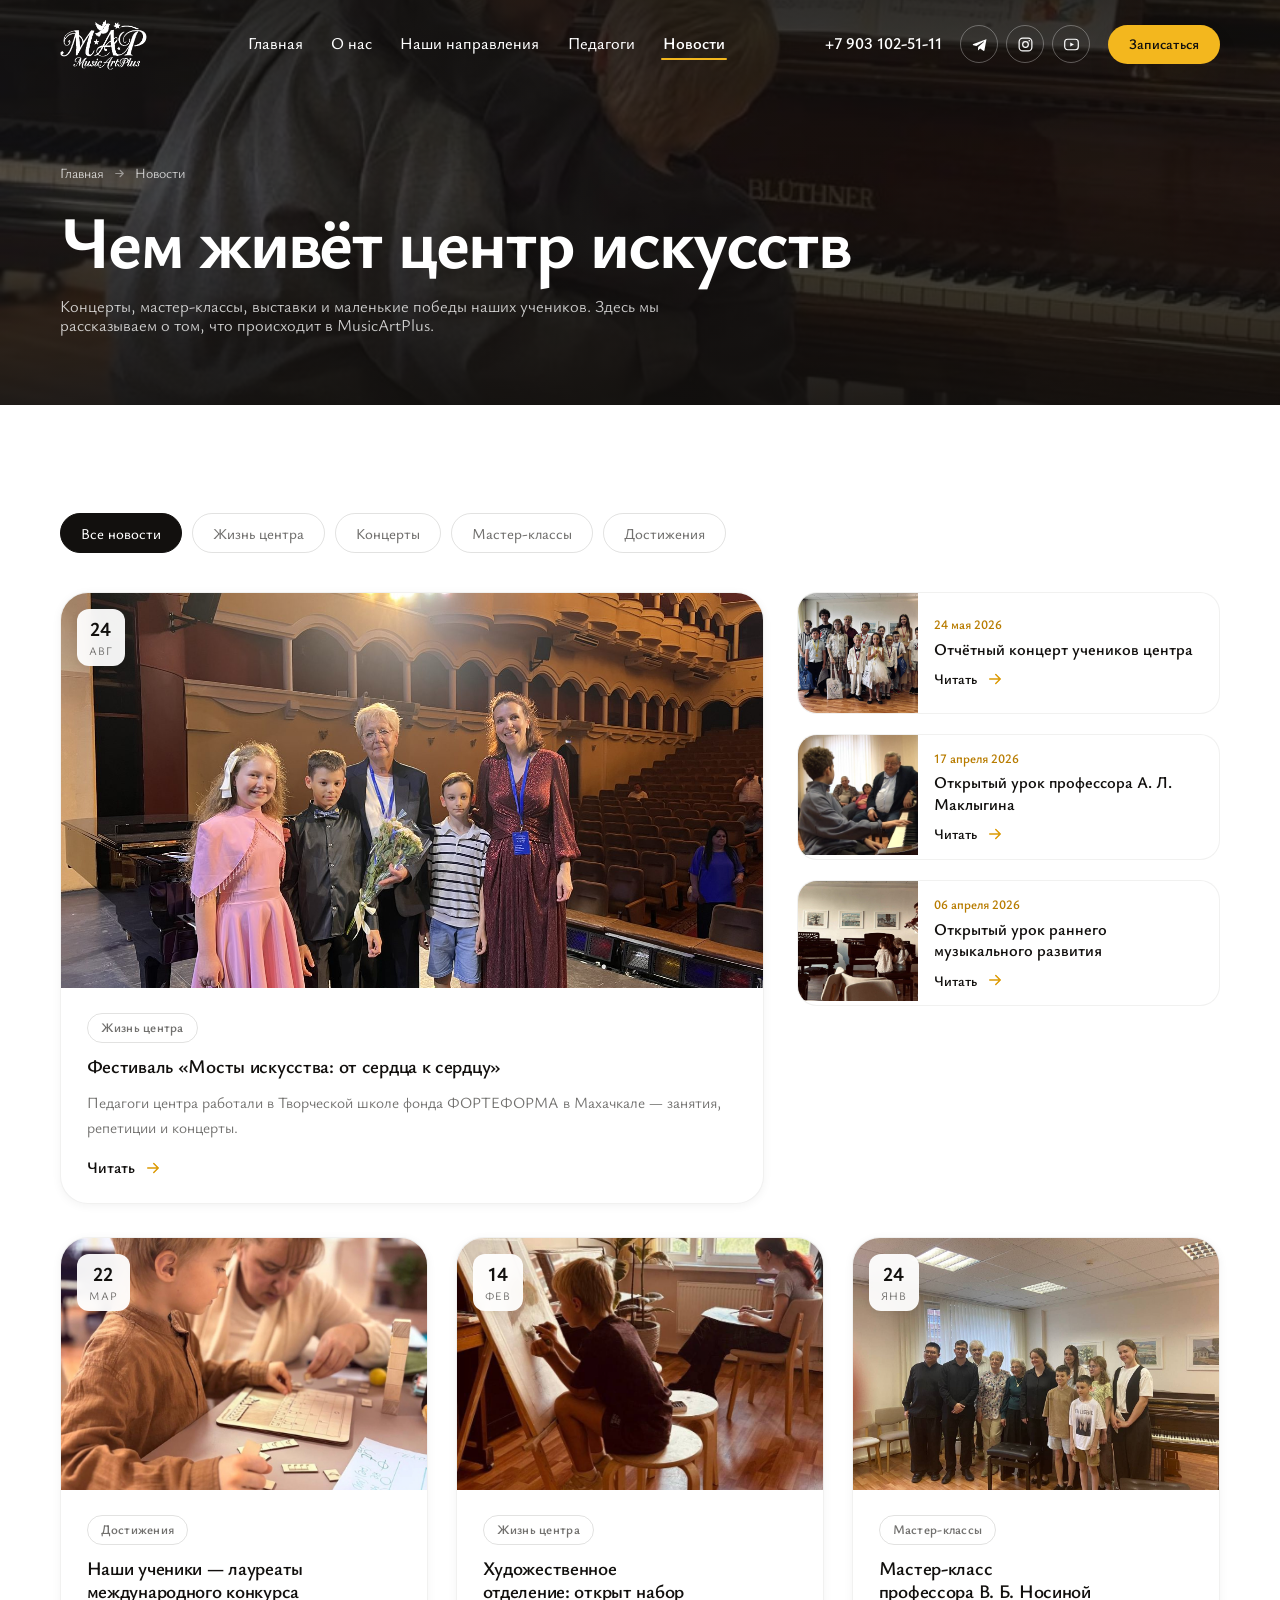
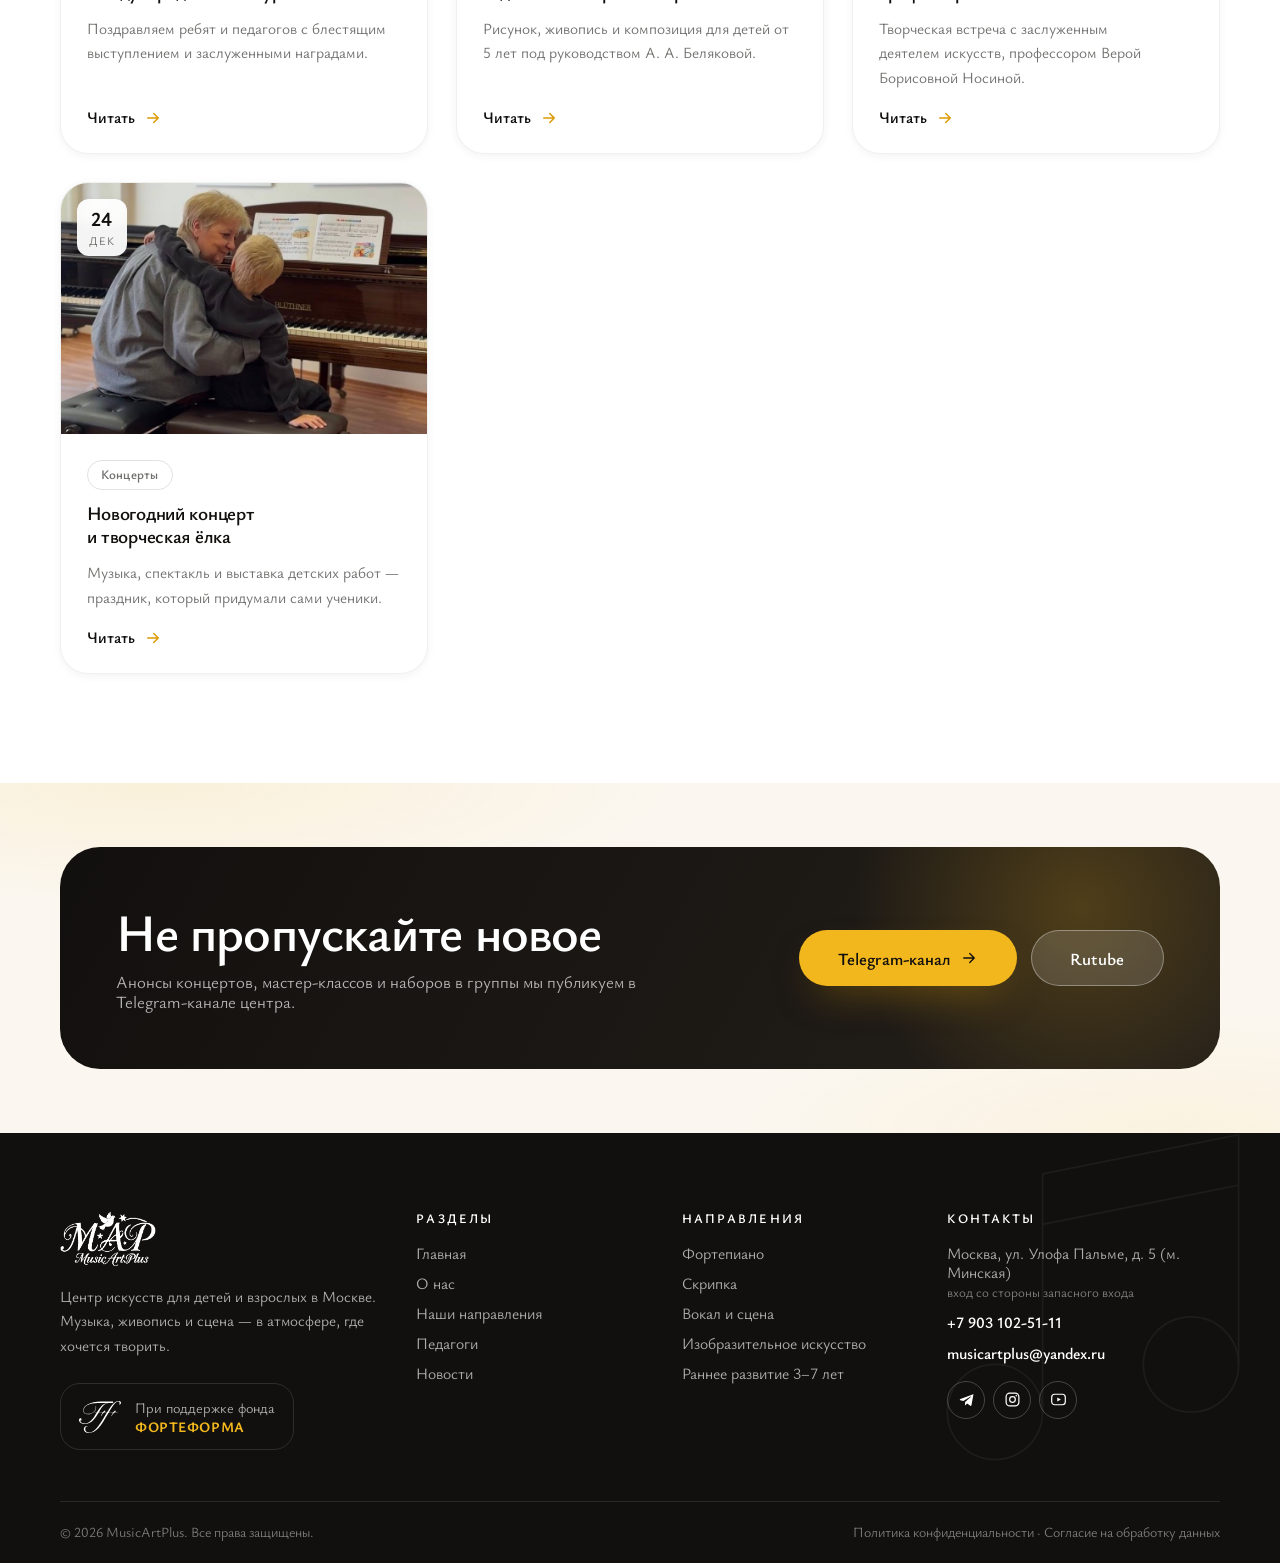
<file: news.html>
<!DOCTYPE html>
<html lang="ru" class="no-js">
<head>
<script>document.documentElement.className="js"</script>
<meta charset="utf-8">
<meta name="viewport" content="width=device-width, initial-scale=1">
<title>Новости центра искусств MusicArtPlus — концерты и мастер-классы</title>
<meta name="description" content="Новости MusicArtPlus: концерты, мастер-классы приглашённых профессоров, выставки, летний лагерь и достижения учеников.">
<meta name="theme-color" content="#F3B71E">
<link rel="icon" href="assets/img/ui/favicon.png" type="image/png">
<link rel="apple-touch-icon" href="assets/img/ui/favicon.png">
<meta property="og:type" content="website">
<meta property="og:title" content="Новости центра искусств MusicArtPlus — концерты и мастер-классы">
<meta property="og:description" content="Новости MusicArtPlus: концерты, мастер-классы приглашённых профессоров, выставки, летний лагерь и достижения учеников.">
<meta property="og:image" content="assets/img/ui/logo-color.png">
<meta property="og:locale" content="ru_RU">
<link rel="preconnect" href="https://fonts.googleapis.com">
<link rel="preconnect" href="https://fonts.gstatic.com" crossorigin>
<link href="https://fonts.googleapis.com/css2?family=Ysabeau:ital,wght@0,300..800;1,300..600&family=Ysabeau+SC:wght@500;600;700&display=swap" rel="stylesheet">
<link rel="stylesheet" href="assets/css/style.css">
</head>
<body data-page="news" data-hero="dark">
<div class="preloader" aria-hidden="true">
  <img src="assets/img/ui/logo-color.png" alt="">
  <span class="preloader__bar"></span>
</div>

<header class="header">
  <div class="container header__inner">
    <a class="logo" href="index.html" aria-label="MusicArtPlus — на главную">
      <img class="logo__dark" src="assets/img/ui/logo-color.png" alt="MusicArtPlus — центр искусств" width="176" height="103">
      <img class="logo__light" src="assets/img/ui/logo-white.png" alt="" aria-hidden="true" width="176" height="103">
    </a>
    <nav class="nav" aria-label="Основная навигация"><a class="nav__link" data-nav="home" href="index.html">Главная</a><a class="nav__link" data-nav="about" href="about.html">О нас</a><a class="nav__link" data-nav="directions" href="directions.html">Наши направления</a><a class="nav__link" data-nav="teachers" href="teachers.html">Педагоги</a><a class="nav__link" data-nav="news" href="news.html">Новости</a></nav>
    <div class="header__side">
      <a class="header__phone" href="tel:+79031025111">+7 903 102-51-11</a>
      <div class="socials "><a href="https://t.me/MusicArtPlus" target="_blank" rel="noopener" aria-label="Telegram"><svg viewBox="0 0 24 24" fill="currentColor" aria-hidden="true"><path d="M21.9 4.3 19 20.1c-.2 1-.8 1.2-1.6.8l-4.5-3.3-2.2 2.1c-.25.25-.45.45-.92.45l.33-4.66 8.3-7.5c.36-.32-.08-.5-.56-.18l-10.26 6.46-4.42-1.38c-.96-.3-.98-.96.2-1.42l17.28-6.66c.8-.3 1.5.18 1.24 1.5z"/></svg></a><a href="https://www.instagram.com/music_art_plus" target="_blank" rel="noopener" aria-label="Instagram"><svg viewBox="0 0 24 24" fill="none" stroke="currentColor" stroke-width="1.7" aria-hidden="true"><rect x="3" y="3" width="18" height="18" rx="5.2"/><circle cx="12" cy="12" r="4"/><circle cx="17.3" cy="6.7" r="1.15" fill="currentColor" stroke="none"/></svg></a><a href="https://rutube.ru/channel/76411207" target="_blank" rel="noopener" aria-label="Rutube"><svg viewBox="0 0 24 24" fill="none" stroke="currentColor" stroke-width="1.7" aria-hidden="true"><rect x="2.4" y="4.6" width="19.2" height="14.8" rx="4.2"/><path d="M10.2 9.1 15.4 12l-5.2 2.9z" fill="currentColor" stroke="none"/></svg></a></div>
      <a class="btn btn--gold btn--sm" data-crm="true" href="#">Записаться</a>
      <button class="burger" type="button" aria-label="Открыть меню" aria-expanded="false" aria-controls="mobile-menu">
        <span></span><span></span><span></span>
      </button>
    </div>
  </div>
</header>

<div class="mobile-menu" id="mobile-menu">
  <nav class="mobile-menu__nav" aria-label="Мобильная навигация"><a data-nav="home" href="index.html">Главная<svg viewBox="0 0 24 24" fill="none" stroke="currentColor" stroke-width="2" stroke-linecap="round" stroke-linejoin="round" aria-hidden="true"><path d="M5 12h14M13 6l6 6-6 6"/></svg></a><a data-nav="about" href="about.html">О нас<svg viewBox="0 0 24 24" fill="none" stroke="currentColor" stroke-width="2" stroke-linecap="round" stroke-linejoin="round" aria-hidden="true"><path d="M5 12h14M13 6l6 6-6 6"/></svg></a><a data-nav="directions" href="directions.html">Наши направления<svg viewBox="0 0 24 24" fill="none" stroke="currentColor" stroke-width="2" stroke-linecap="round" stroke-linejoin="round" aria-hidden="true"><path d="M5 12h14M13 6l6 6-6 6"/></svg></a><a data-nav="teachers" href="teachers.html">Педагоги<svg viewBox="0 0 24 24" fill="none" stroke="currentColor" stroke-width="2" stroke-linecap="round" stroke-linejoin="round" aria-hidden="true"><path d="M5 12h14M13 6l6 6-6 6"/></svg></a><a data-nav="news" href="news.html">Новости<svg viewBox="0 0 24 24" fill="none" stroke="currentColor" stroke-width="2" stroke-linecap="round" stroke-linejoin="round" aria-hidden="true"><path d="M5 12h14M13 6l6 6-6 6"/></svg></a></nav>
  <div class="mobile-menu__foot">
    <a class="btn btn--gold btn--block" data-crm="true" href="#">Записаться на пробный урок</a>
    <a class="header__phone" href="tel:+79031025111" style="font-size:22px;display:block">+7 903 102-51-11</a>
    <p class="muted" style="font-size:15px">Москва, ул. Улофа Пальме, д. 5 (м. Минская)</p>
    <div class="socials "><a href="https://t.me/MusicArtPlus" target="_blank" rel="noopener" aria-label="Telegram"><svg viewBox="0 0 24 24" fill="currentColor" aria-hidden="true"><path d="M21.9 4.3 19 20.1c-.2 1-.8 1.2-1.6.8l-4.5-3.3-2.2 2.1c-.25.25-.45.45-.92.45l.33-4.66 8.3-7.5c.36-.32-.08-.5-.56-.18l-10.26 6.46-4.42-1.38c-.96-.3-.98-.96.2-1.42l17.28-6.66c.8-.3 1.5.18 1.24 1.5z"/></svg></a><a href="https://www.instagram.com/music_art_plus" target="_blank" rel="noopener" aria-label="Instagram"><svg viewBox="0 0 24 24" fill="none" stroke="currentColor" stroke-width="1.7" aria-hidden="true"><rect x="3" y="3" width="18" height="18" rx="5.2"/><circle cx="12" cy="12" r="4"/><circle cx="17.3" cy="6.7" r="1.15" fill="currentColor" stroke="none"/></svg></a><a href="https://rutube.ru/channel/76411207" target="_blank" rel="noopener" aria-label="Rutube"><svg viewBox="0 0 24 24" fill="none" stroke="currentColor" stroke-width="1.7" aria-hidden="true"><rect x="2.4" y="4.6" width="19.2" height="14.8" rx="4.2"/><path d="M10.2 9.1 15.4 12l-5.2 2.9z" fill="currentColor" stroke="none"/></svg></a></div>
  </div>
</div>
<main><section class="page-hero page-hero--photo"><div class="page-hero__bg"><img src="assets/img/gallery/g01.jpg" alt="" loading="eager"></div><div class="container"><div class="page-hero__inner"><nav class="crumbs" aria-label="Хлебные крошки"><a href="index.html">Главная</a><svg viewBox="0 0 24 24" fill="none" stroke="currentColor" stroke-width="2" stroke-linecap="round" stroke-linejoin="round" aria-hidden="true"><path d="M5 12h14M13 6l6 6-6 6"/></svg><span>Новости</span></nav><h1>Чем живёт центр искусств</h1><p>Концерты, мастер-классы, выставки и маленькие победы наших учеников. Здесь мы рассказываем о том, что происходит в MusicArtPlus.</p></div></div></section>

<section class="section">
  <div class="container">
    <div class="filter-bar"><button class="is-active" data-filter="all">Все новости</button><button data-filter="Жизнь центра">Жизнь центра</button><button data-filter="Концерты">Концерты</button><button data-filter="Мастер-классы">Мастер-классы</button><button data-filter="Достижения">Достижения</button></div>
    <div class="news-featured">
      <a class="card reveal" href="news-camp.html" data-delay="0" data-news-item data-tag="Жизнь центра"><div class="card__media" style="aspect-ratio:16/9"><div class="card__date"><b>24</b><span>авг</span></div><img src="assets/img/gallery/g24.jpg" alt="Фестиваль «Мосты искусства: от сердца к сердцу»" loading="lazy"></div><div class="card__body"><span class="chip chip--outline">Жизнь центра</span><h3 class="card__title">Фестиваль «Мосты искусства: от сердца к сердцу»</h3><p class="card__text">Педагоги центра работали в Творческой школе фонда ФОРТЕФОРМА в Махачкале — занятия, репетиции и концерты.</p><div class="card__foot"><span class="link-arrow">Читать<svg viewBox="0 0 24 24" fill="none" stroke="currentColor" stroke-width="2" stroke-linecap="round" stroke-linejoin="round" aria-hidden="true"><path d="M5 12h14M13 6l6 6-6 6"/></svg></span></div></div></a>
      <div class="news-side"><a class="news-mini reveal" href="news-concert.html" data-delay="1" data-news-item data-tag="Концерты"><div class="news-mini__img"><img src="assets/img/gallery/g21.jpg" alt="" loading="lazy"></div><div class="news-mini__body"><time>24 мая 2026</time><b>Отчётный концерт учеников центра</b><span class="link-arrow" style="font-size:14.5px;margin-top:4px">Читать<svg viewBox="0 0 24 24" fill="none" stroke="currentColor" stroke-width="2" stroke-linecap="round" stroke-linejoin="round" aria-hidden="true"><path d="M5 12h14M13 6l6 6-6 6"/></svg></span></div></a><a class="news-mini reveal" href="news-master.html" data-delay="2" data-news-item data-tag="Мастер-классы"><div class="news-mini__img"><img src="assets/img/gallery/g26.jpg" alt="" loading="lazy"></div><div class="news-mini__body"><time>17 апреля 2026</time><b>Открытый урок профессора А. Л. Маклыгина</b><span class="link-arrow" style="font-size:14.5px;margin-top:4px">Читать<svg viewBox="0 0 24 24" fill="none" stroke="currentColor" stroke-width="2" stroke-linecap="round" stroke-linejoin="round" aria-hidden="true"><path d="M5 12h14M13 6l6 6-6 6"/></svg></span></div></a><a class="news-mini reveal" href="news-open.html" data-delay="3" data-news-item data-tag="Жизнь центра"><div class="news-mini__img"><img src="assets/img/gallery/g27.jpg" alt="" loading="lazy"></div><div class="news-mini__body"><time>06 апреля 2026</time><b>Открытый урок раннего музыкального развития</b><span class="link-arrow" style="font-size:14.5px;margin-top:4px">Читать<svg viewBox="0 0 24 24" fill="none" stroke="currentColor" stroke-width="2" stroke-linecap="round" stroke-linejoin="round" aria-hidden="true"><path d="M5 12h14M13 6l6 6-6 6"/></svg></span></div></a></div>
    </div>
    <div class="grid g-3" style="margin-top:clamp(20px,2.6vw,36px)">
      <a class="card reveal" href="news-winners.html" data-delay="0" data-news-item data-tag="Достижения"><div class="card__media" style="aspect-ratio:16/11"><div class="card__date"><b>22</b><span>мар</span></div><img src="assets/img/gallery/g03.jpg" alt="Наши ученики — лауреаты международного конкурса" loading="lazy"></div><div class="card__body"><span class="chip chip--outline">Достижения</span><h3 class="card__title">Наши ученики — лауреаты международного конкурса</h3><p class="card__text">Поздравляем ребят и педагогов с блестящим выступлением и заслуженными наградами.</p><div class="card__foot"><span class="link-arrow">Читать<svg viewBox="0 0 24 24" fill="none" stroke="currentColor" stroke-width="2" stroke-linecap="round" stroke-linejoin="round" aria-hidden="true"><path d="M5 12h14M13 6l6 6-6 6"/></svg></span></div></div></a><a class="card reveal" href="news-art.html" data-delay="1" data-news-item data-tag="Жизнь центра"><div class="card__media" style="aspect-ratio:16/11"><div class="card__date"><b>14</b><span>фев</span></div><img src="assets/img/gallery/g28.jpg" alt="Художественное отделение: открыт набор" loading="lazy"></div><div class="card__body"><span class="chip chip--outline">Жизнь центра</span><h3 class="card__title">Художественное отделение: открыт набор</h3><p class="card__text">Рисунок, живопись и композиция для детей от 5 лет под руководством А. А. Беляковой.</p><div class="card__foot"><span class="link-arrow">Читать<svg viewBox="0 0 24 24" fill="none" stroke="currentColor" stroke-width="2" stroke-linecap="round" stroke-linejoin="round" aria-hidden="true"><path d="M5 12h14M13 6l6 6-6 6"/></svg></span></div></div></a><a class="card reveal" href="news-nosina.html" data-delay="2" data-news-item data-tag="Мастер-классы"><div class="card__media" style="aspect-ratio:16/11"><div class="card__date"><b>24</b><span>янв</span></div><img src="assets/img/gallery/g29.jpg" alt="Мастер-класс профессора В. Б. Носиной" loading="lazy"></div><div class="card__body"><span class="chip chip--outline">Мастер-классы</span><h3 class="card__title">Мастер-класс профессора В. Б. Носиной</h3><p class="card__text">Творческая встреча с заслуженным деятелем искусств, профессором Верой Борисовной Носиной.</p><div class="card__foot"><span class="link-arrow">Читать<svg viewBox="0 0 24 24" fill="none" stroke="currentColor" stroke-width="2" stroke-linecap="round" stroke-linejoin="round" aria-hidden="true"><path d="M5 12h14M13 6l6 6-6 6"/></svg></span></div></div></a><a class="card reveal" href="news-newyear.html" data-delay="0" data-news-item data-tag="Концерты"><div class="card__media" style="aspect-ratio:16/11"><div class="card__date"><b>24</b><span>дек</span></div><img src="assets/img/gallery/g01.jpg" alt="Новогодний концерт и творческая ёлка" loading="lazy"></div><div class="card__body"><span class="chip chip--outline">Концерты</span><h3 class="card__title">Новогодний концерт и творческая ёлка</h3><p class="card__text">Музыка, спектакль и выставка детских работ — праздник, который придумали сами ученики.</p><div class="card__foot"><span class="link-arrow">Читать<svg viewBox="0 0 24 24" fill="none" stroke="currentColor" stroke-width="2" stroke-linecap="round" stroke-linejoin="round" aria-hidden="true"><path d="M5 12h14M13 6l6 6-6 6"/></svg></span></div></div></a>
    </div>
  </div>
</section>

<section class="section section--cream section--tight">
  <div class="container">
    <div class="cta-band reveal reveal--scale">
      <span class="cta-band__glow" aria-hidden="true"></span>
      <div>
        <h2 class="h2">Не пропускайте новое</h2>
        <p>Анонсы концертов, мастер-классов и наборов в группы мы публикуем в Telegram-канале центра.</p>
      </div>
      <div class="cta-band__actions">
        <a class="btn btn--gold btn--lg" href="https://t.me/MusicArtPlus" target="_blank" rel="noopener">Telegram-канал<svg class="btn__ico" viewBox="0 0 24 24" fill="none" stroke="currentColor" stroke-width="2" stroke-linecap="round" stroke-linejoin="round" aria-hidden="true"><path d="M5 12h14M13 6l6 6-6 6"/></svg></a>
        <a class="btn btn--light btn--lg" href="https://rutube.ru/channel/76411207" target="_blank" rel="noopener">Rutube</a>
      </div>
    </div>
  </div>
</section>

</main>
<footer class="footer">
  <div class="footer__deco" aria-hidden="true">
    <svg viewBox="0 0 300 300"><circle cx="60" cy="230" r="34"/><circle cx="200" cy="196" r="34"/><path d="M94 230V60l140-28v164"/><path d="M94 96l140-28"/></svg>
  </div>
  <div class="container">
    <div class="footer__grid">
      <div>
        <img class="footer__logo" src="assets/img/ui/logo-white.png" alt="MusicArtPlus" width="176" height="103">
        <p>Центр искусств для детей и взрослых в Москве. Музыка, живопись и сцена — в атмосфере, где хочется творить.</p>
        <a class="footer__fund" href="https://forteforma.ru/" target="_blank" rel="noopener">
          <img src="assets/img/ui/forteforma.svg" alt="Фонд ФОРТЕФОРМА" width="45" height="34">
          <span>При поддержке фонда <b>ФОРТЕФОРМА</b></span>
        </a>
      </div>
      <div>
        <h4>Разделы</h4>
        <div class="footer__links">
          <a href="index.html">Главная</a>
          <a href="about.html">О нас</a>
          <a href="directions.html">Наши направления</a>
          <a href="teachers.html">Педагоги</a>
          <a href="news.html">Новости</a>
        </div>
      </div>
      <div>
        <h4>Направления</h4>
        <div class="footer__links">
          <a href="directions.html#dir-piano">Фортепиано</a>
          <a href="directions.html#dir-violin">Скрипка</a>
          <a href="directions.html#dir-vocal">Вокал и сцена</a>
          <a href="directions.html#dir-art">Изобразительное искусство</a>
          <a href="directions.html#dir-early">Раннее развитие 3–7 лет</a>
        </div>
      </div>
      <div>
        <h4>Контакты</h4>
        <div class="footer__contact">
          <span>Москва, ул. Улофа Пальме, д. 5 (м. Минская)<br><small style="opacity:.7">вход со стороны запасного входа</small></span>
          <a href="tel:+79031025111">+7 903 102-51-11</a>
          <a href="mailto:musicartplus@yandex.ru">musicartplus@yandex.ru</a>
        </div>
        <div style="margin-top:18px"><div class="socials socials--footer"><a href="https://t.me/MusicArtPlus" target="_blank" rel="noopener" aria-label="Telegram"><svg viewBox="0 0 24 24" fill="currentColor" aria-hidden="true"><path d="M21.9 4.3 19 20.1c-.2 1-.8 1.2-1.6.8l-4.5-3.3-2.2 2.1c-.25.25-.45.45-.92.45l.33-4.66 8.3-7.5c.36-.32-.08-.5-.56-.18l-10.26 6.46-4.42-1.38c-.96-.3-.98-.96.2-1.42l17.28-6.66c.8-.3 1.5.18 1.24 1.5z"/></svg></a><a href="https://www.instagram.com/music_art_plus" target="_blank" rel="noopener" aria-label="Instagram"><svg viewBox="0 0 24 24" fill="none" stroke="currentColor" stroke-width="1.7" aria-hidden="true"><rect x="3" y="3" width="18" height="18" rx="5.2"/><circle cx="12" cy="12" r="4"/><circle cx="17.3" cy="6.7" r="1.15" fill="currentColor" stroke="none"/></svg></a><a href="https://rutube.ru/channel/76411207" target="_blank" rel="noopener" aria-label="Rutube"><svg viewBox="0 0 24 24" fill="none" stroke="currentColor" stroke-width="1.7" aria-hidden="true"><rect x="2.4" y="4.6" width="19.2" height="14.8" rx="4.2"/><path d="M10.2 9.1 15.4 12l-5.2 2.9z" fill="currentColor" stroke="none"/></svg></a></div></div>
      </div>
    </div>
    <div class="footer__bottom">
      <span>© <span data-year>2026</span> MusicArtPlus. Все права защищены.</span>
      <span><a href="#">Политика конфиденциальности</a> · <a href="#">Согласие на обработку данных</a></span>
    </div>
  </div>
</footer>

<a class="btn btn--gold fab" data-crm="true" href="#">Записаться на пробный урок</a>

<div class="modal" id="booking-modal" role="dialog" aria-modal="true" aria-labelledby="bk-title">
  <div class="modal__backdrop"></div>
  <div class="modal__box modal__box--form">
    <button class="modal__close" type="button" data-close aria-label="Закрыть"><svg viewBox="0 0 24 24" fill="none" stroke="currentColor" stroke-width="2" stroke-linecap="round" aria-hidden="true"><path d="M5 5l14 14M19 5L5 19"/></svg></button>
    <div class="bk">
      <aside class="bk__aside">
        <img src="assets/img/ui/logo-color.png" alt="MusicArtPlus">
        <h4>Первый урок — чтобы просто попробовать</h4>
        <p>Знакомство с педагогом и инструментом. Ни к чему не обязывает.</p>
        <ul class="about-list">
          <li><span class="tick"><svg viewBox="0 0 24 24" aria-hidden="true"><path d="M4 12.6l5.2 5.2L20 6.6"/></svg></span><span>Подберём педагога под возраст и характер</span></li>
          <li><span class="tick"><svg viewBox="0 0 24 24" aria-hidden="true"><path d="M4 12.6l5.2 5.2L20 6.6"/></svg></span><span>Заниматься можно на инструментах центра</span></li>
          <li><span class="tick"><svg viewBox="0 0 24 24" aria-hidden="true"><path d="M4 12.6l5.2 5.2L20 6.6"/></svg></span><span>Очно у метро Минская или онлайн</span></li>
        </ul>
        <div class="bk__phone">
          <span>Или позвоните</span>
          <a href="tel:+79031025111">+7 903 102-51-11</a>
        </div>
      </aside>
      <div class="bk__main">
        <h3 class="bk__title" id="bk-title">Записаться на пробный урок</h3>
        <p class="bk__sub">Заполните два поля — остальное уточним по телефону.</p>

        <div class="bk__ctx" data-bk-ctx>
          <img alt="" data-bk-photo>
          <div><span data-bk-label>Педагог</span><b data-bk-name></b></div>
        </div>

        <form class="form" data-form id="form-booking" novalidate>
          <input type="hidden" name="teacher" data-bk-input>
          <div class="field">
            <label for="bk-name">Как вас зовут</label>
            <input id="bk-name" name="name" type="text" placeholder="Имя" required autocomplete="name">
            <span class="field__err">Пожалуйста, укажите имя</span>
          </div>
          <div class="field">
            <label for="bk-tel">Телефон</label>
            <input id="bk-tel" name="phone" type="tel" placeholder="+7 (___) ___-__-__" required autocomplete="tel">
            <span class="field__err">Укажите телефон полностью</span>
          </div>
          <div class="field">
            <label for="bk-dir">Направление</label>
            <select id="bk-dir" name="direction" data-bk-dir><option value="Фортепиано">Фортепиано</option><option value="Скрипка">Скрипка</option><option value="Труба и духовые">Труба и духовые</option><option value="Вокал и сценическая речь">Вокал и сценическая речь</option><option value="Актёрское мастерство">Актёрское мастерство</option><option value="Изобразительное искусство">Изобразительное искусство</option><option value="Сольфеджио и теория музыки">Сольфеджио и теория музыки</option><option value="Раннее музыкальное развитие (3–7 лет)">Раннее музыкальное развитие (3–7 лет)</option><option value="Подготовка к поступлению">Подготовка к поступлению</option><option value="Ещё не выбрали — подскажите">Ещё не выбрали — подскажите</option></select>
          </div>
          <label class="check">
            <input type="checkbox" required>
            <span>Я согласен(-на) на обработку персональных данных и принимаю <a href="#">политику конфиденциальности</a></span>
          </label>
          <button class="btn btn--gold btn--block btn--lg" type="submit" data-label="Отправить заявку">Отправить заявку</button>
          <div class="form__ok" role="status" aria-live="polite">
            <span class="form__ok-ico"><svg viewBox="0 0 24 24" aria-hidden="true"><path d="M4 12.6l5.2 5.2L20 6.6"/></svg></span>
            <span>Спасибо! Заявка принята — мы перезвоним в ближайшее рабочее время.</span>
          </div>
          <p class="form__note">Или выберите время сами в системе «Мой класс» —
            <a data-bk-crm href="#" target="_blank" rel="noopener" style="color:var(--gold-dark);font-weight:600">открыть расписание</a></p>
        </form>
      </div>
    </div>
  </div>
</div>

<div class="modal" id="teacher-modal" role="dialog" aria-modal="true" aria-label="Карточка педагога">
  <div class="modal__backdrop"></div>
  <div class="modal__box">
    <button class="modal__close" type="button" data-close aria-label="Закрыть"><svg viewBox="0 0 24 24" fill="none" stroke="currentColor" stroke-width="2" stroke-linecap="round" aria-hidden="true"><path d="M5 5l14 14M19 5L5 19"/></svg></button>
    <div data-teacher-slot></div>
  </div>
</div>

<div class="modal" id="video-modal" role="dialog" aria-modal="true" aria-label="Видео">
  <div class="modal__backdrop"></div>
  <div class="modal__box modal__box--video">
    <button class="modal__close" type="button" data-close aria-label="Закрыть"><svg viewBox="0 0 24 24" fill="none" stroke="currentColor" stroke-width="2" stroke-linecap="round" aria-hidden="true"><path d="M5 5l14 14M19 5L5 19"/></svg></button>
    <div class="modal__video"></div>
    <div class="v-foot" style="display:none"></div>
  </div>
</div>

<script src="assets/js/main.js" defer></script>

</body>
</html>
</file>
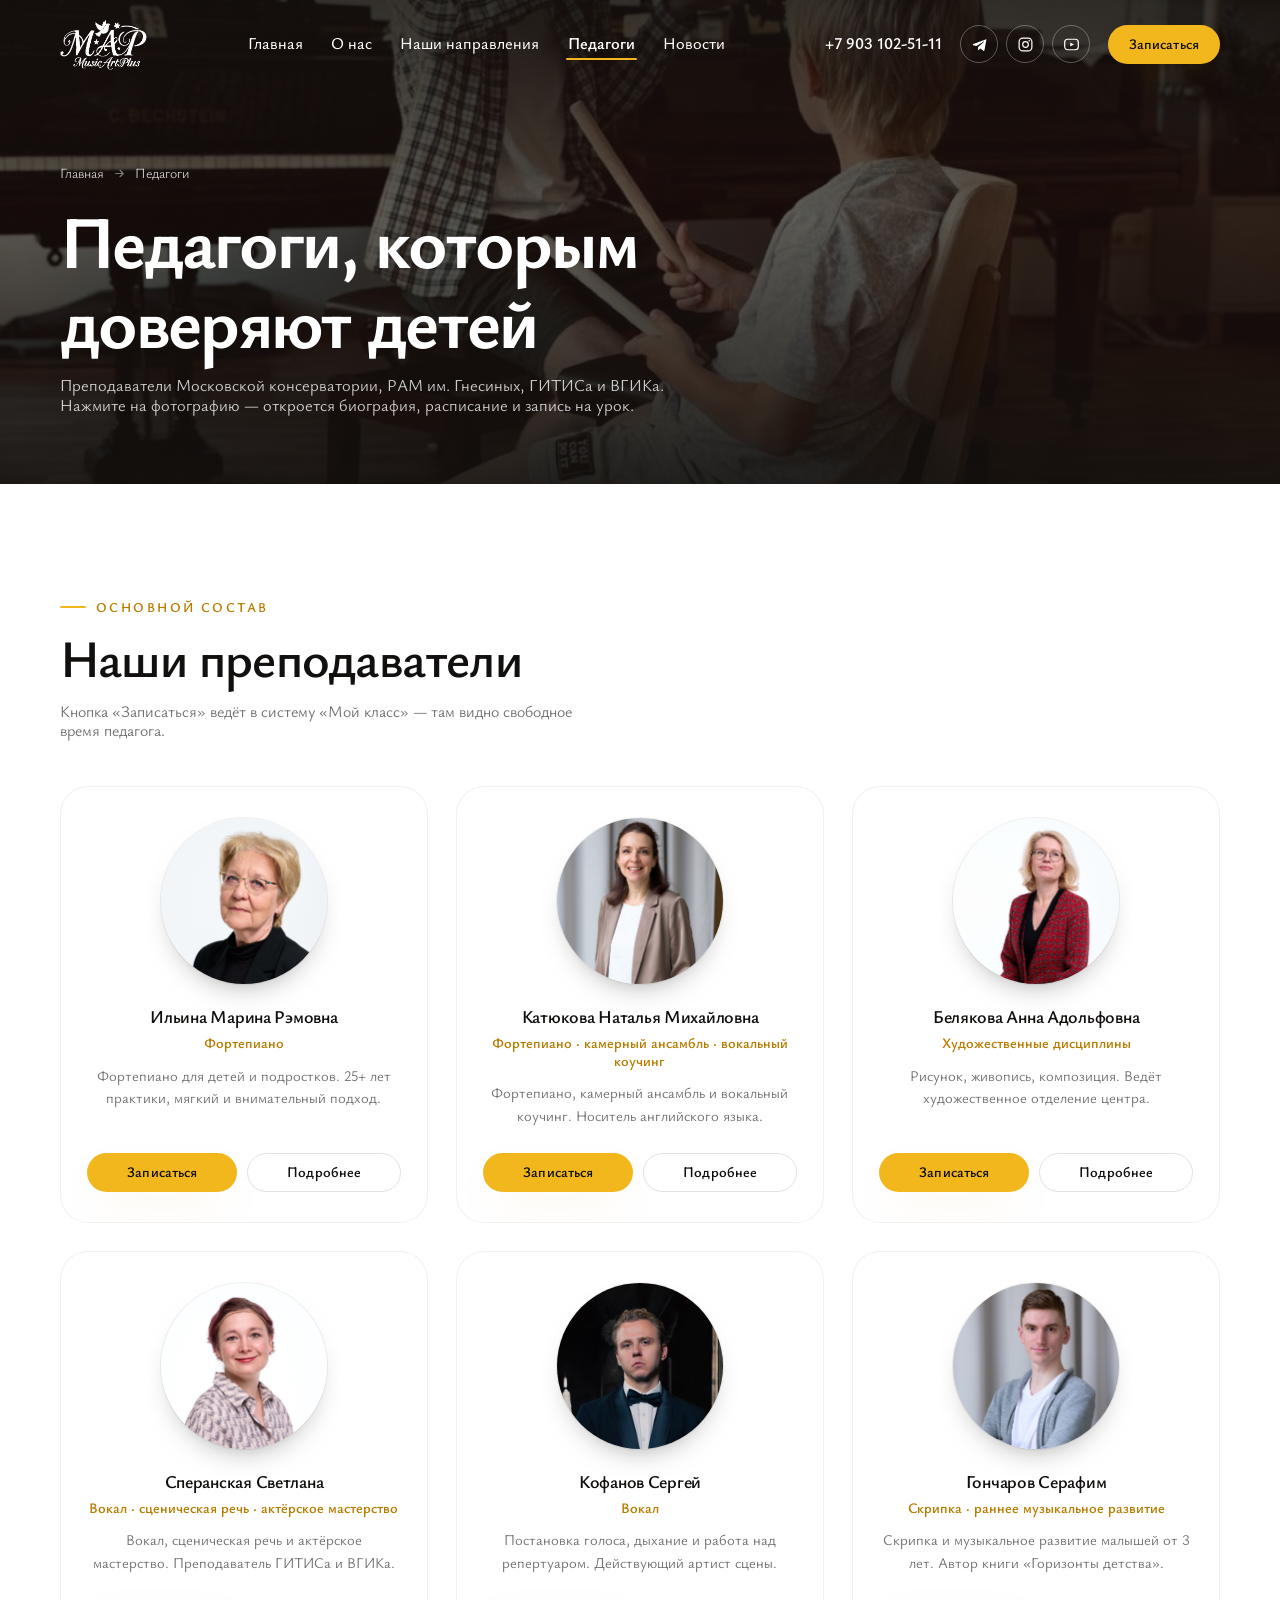
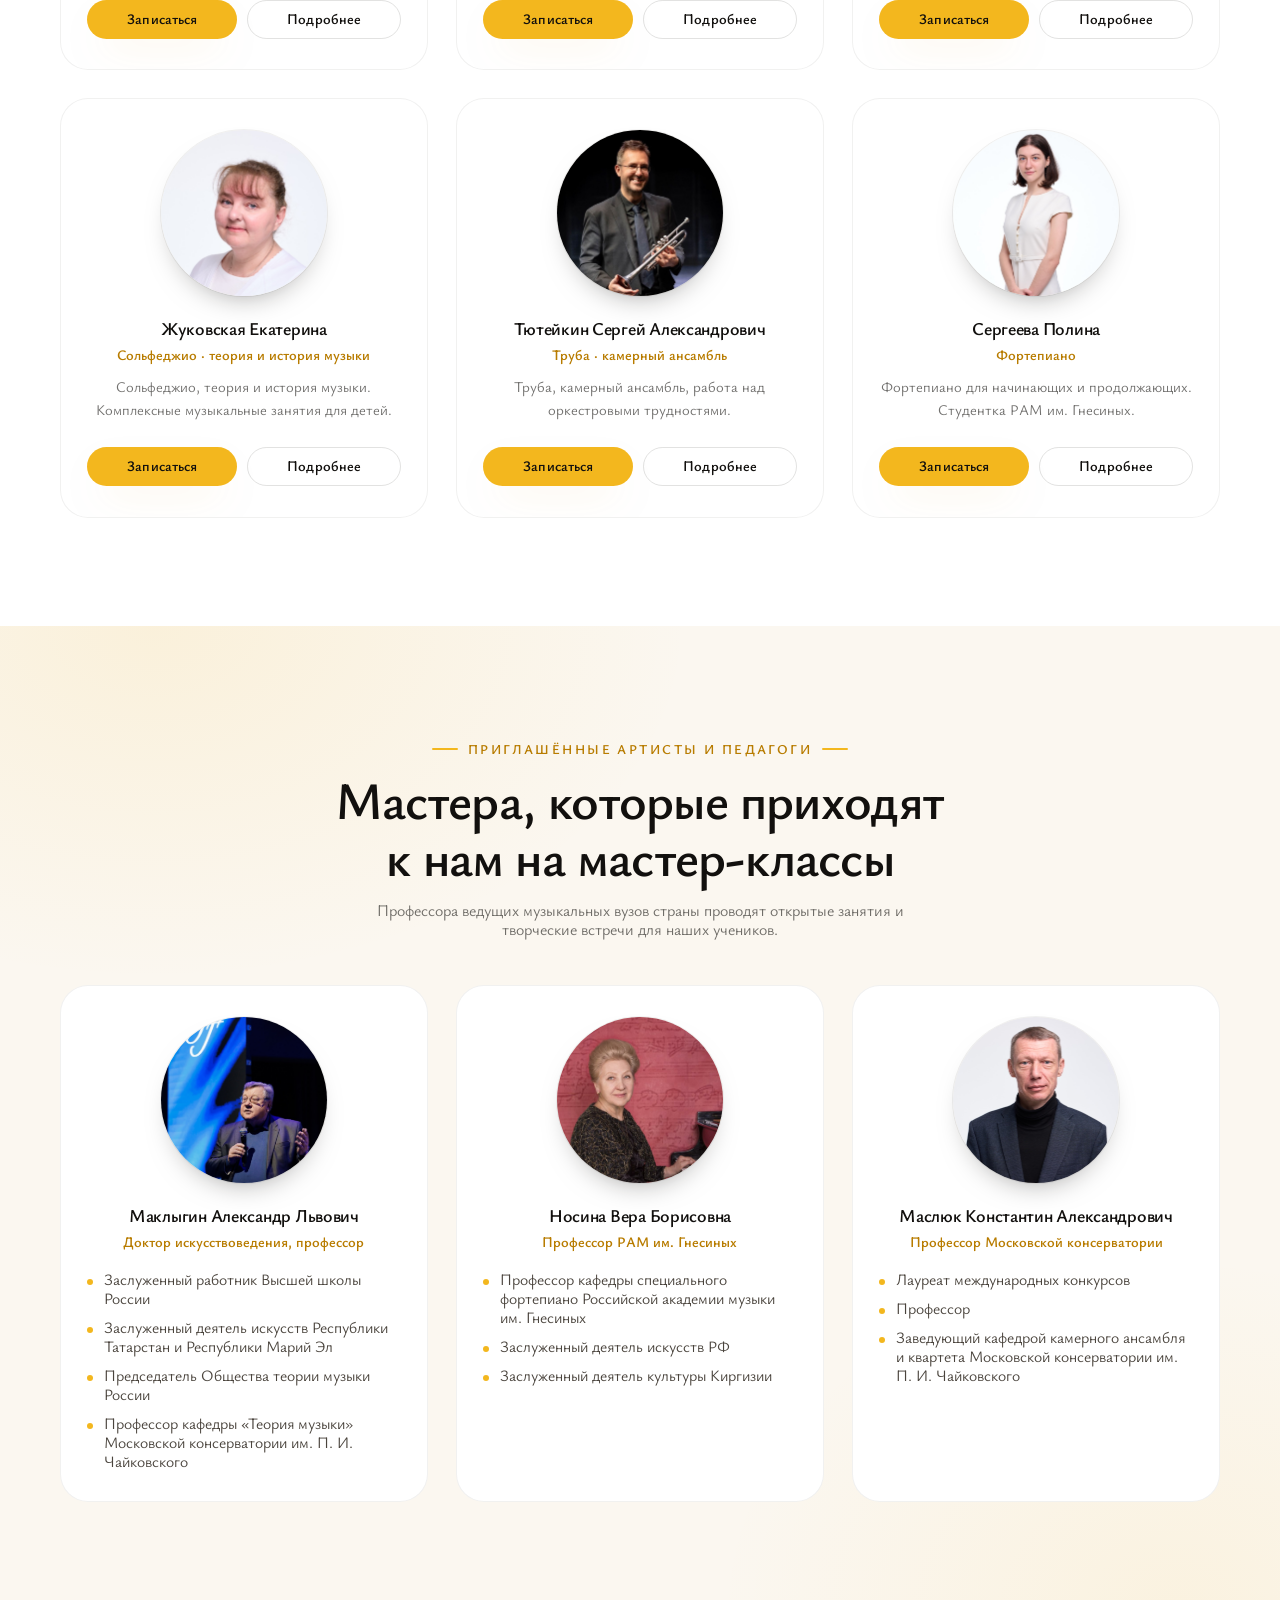
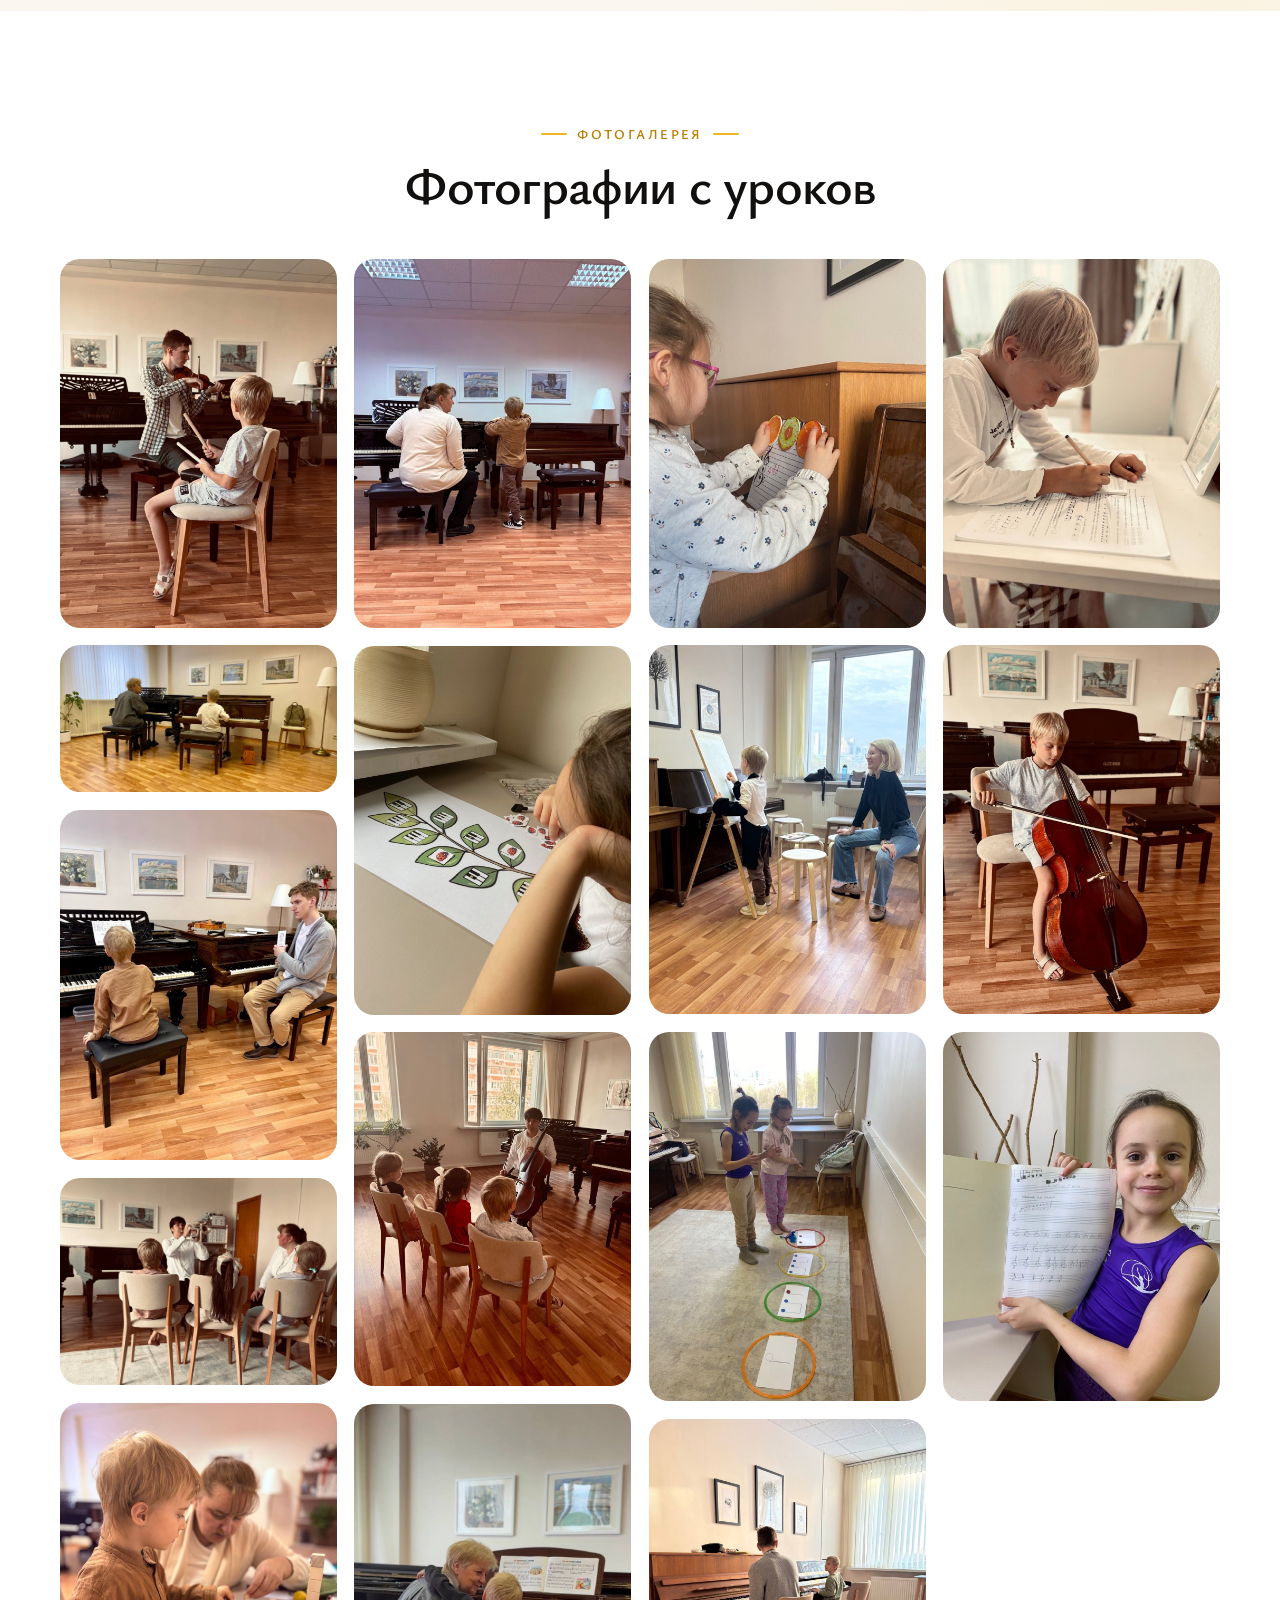
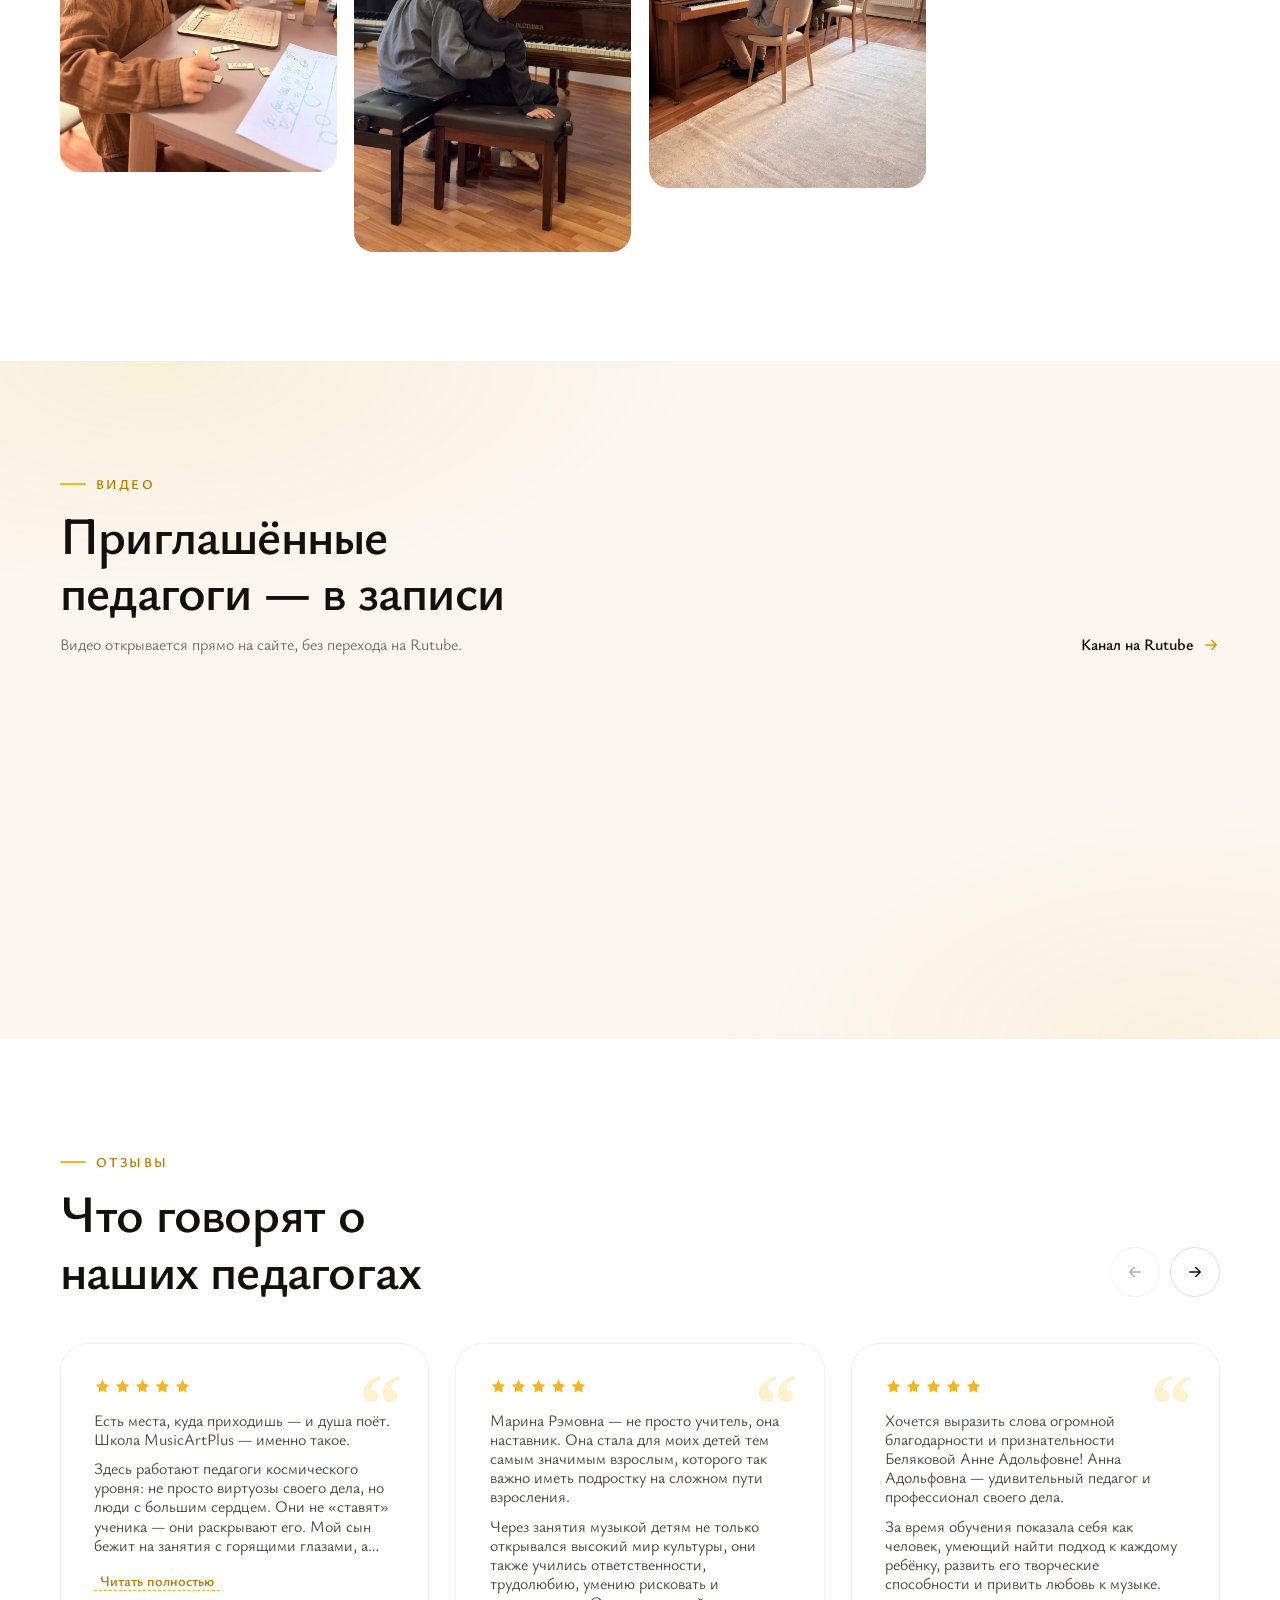
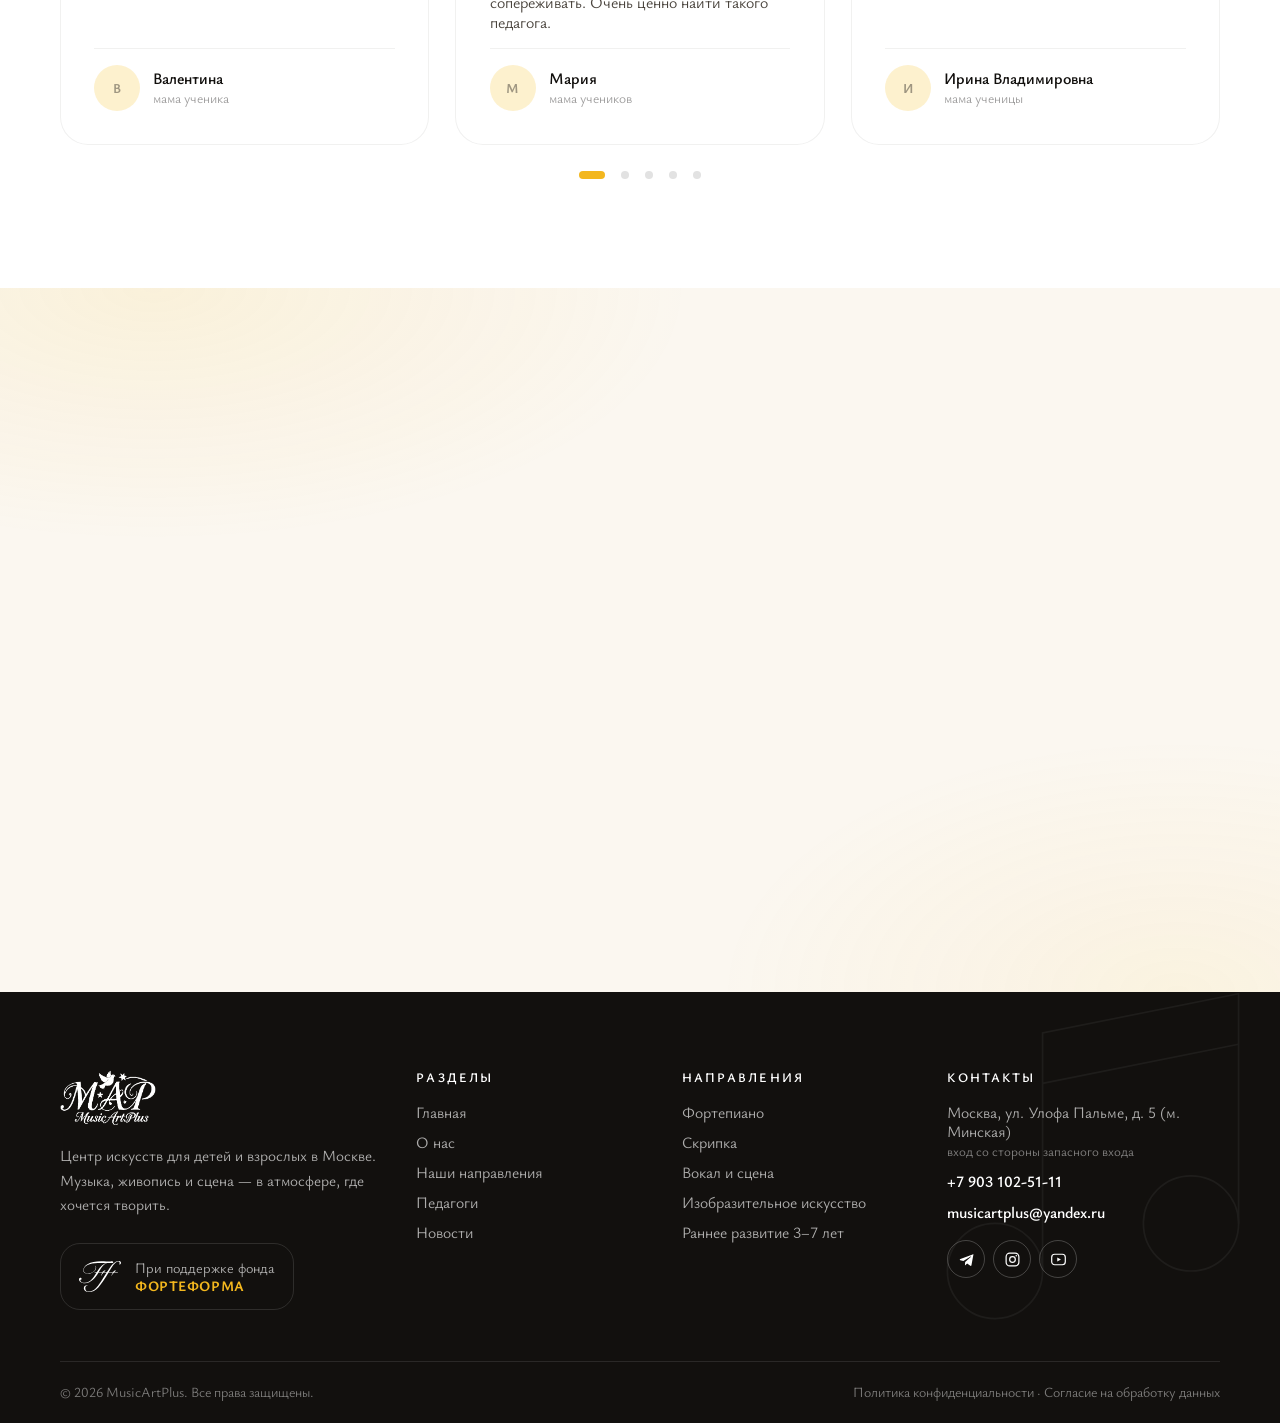
<file: teachers.html>
<!DOCTYPE html>
<html lang="ru" class="no-js">
<head>
<script>document.documentElement.className="js"</script>
<meta charset="utf-8">
<meta name="viewport" content="width=device-width, initial-scale=1">
<title>Педагоги центра искусств MusicArtPlus — Москва</title>
<meta name="description" content="Преподаватели MusicArtPlus: фортепиано, скрипка, труба, вокал, живопись и сольфеджио. Биографии, расписание и запись на урок онлайн.">
<meta name="theme-color" content="#F3B71E">
<link rel="icon" href="assets/img/ui/favicon.png" type="image/png">
<link rel="apple-touch-icon" href="assets/img/ui/favicon.png">
<meta property="og:type" content="website">
<meta property="og:title" content="Педагоги центра искусств MusicArtPlus — Москва">
<meta property="og:description" content="Преподаватели MusicArtPlus: фортепиано, скрипка, труба, вокал, живопись и сольфеджио. Биографии, расписание и запись на урок онлайн.">
<meta property="og:image" content="assets/img/ui/logo-color.png">
<meta property="og:locale" content="ru_RU">
<link rel="preconnect" href="https://fonts.googleapis.com">
<link rel="preconnect" href="https://fonts.gstatic.com" crossorigin>
<link href="https://fonts.googleapis.com/css2?family=Ysabeau:ital,wght@0,300..800;1,300..600&family=Ysabeau+SC:wght@500;600;700&display=swap" rel="stylesheet">
<link rel="stylesheet" href="assets/css/style.css">
<link rel="stylesheet" href="assets/vendor/swiper/swiper-bundle.min.css">
</head>
<body data-page="teachers" data-hero="dark">
<div class="preloader" aria-hidden="true">
  <img src="assets/img/ui/logo-color.png" alt="">
  <span class="preloader__bar"></span>
</div>

<header class="header">
  <div class="container header__inner">
    <a class="logo" href="index.html" aria-label="MusicArtPlus — на главную">
      <img class="logo__dark" src="assets/img/ui/logo-color.png" alt="MusicArtPlus — центр искусств" width="176" height="103">
      <img class="logo__light" src="assets/img/ui/logo-white.png" alt="" aria-hidden="true" width="176" height="103">
    </a>
    <nav class="nav" aria-label="Основная навигация"><a class="nav__link" data-nav="home" href="index.html">Главная</a><a class="nav__link" data-nav="about" href="about.html">О нас</a><a class="nav__link" data-nav="directions" href="directions.html">Наши направления</a><a class="nav__link" data-nav="teachers" href="teachers.html">Педагоги</a><a class="nav__link" data-nav="news" href="news.html">Новости</a></nav>
    <div class="header__side">
      <a class="header__phone" href="tel:+79031025111">+7 903 102-51-11</a>
      <div class="socials "><a href="https://t.me/MusicArtPlus" target="_blank" rel="noopener" aria-label="Telegram"><svg viewBox="0 0 24 24" fill="currentColor" aria-hidden="true"><path d="M21.9 4.3 19 20.1c-.2 1-.8 1.2-1.6.8l-4.5-3.3-2.2 2.1c-.25.25-.45.45-.92.45l.33-4.66 8.3-7.5c.36-.32-.08-.5-.56-.18l-10.26 6.46-4.42-1.38c-.96-.3-.98-.96.2-1.42l17.28-6.66c.8-.3 1.5.18 1.24 1.5z"/></svg></a><a href="https://www.instagram.com/music_art_plus" target="_blank" rel="noopener" aria-label="Instagram"><svg viewBox="0 0 24 24" fill="none" stroke="currentColor" stroke-width="1.7" aria-hidden="true"><rect x="3" y="3" width="18" height="18" rx="5.2"/><circle cx="12" cy="12" r="4"/><circle cx="17.3" cy="6.7" r="1.15" fill="currentColor" stroke="none"/></svg></a><a href="https://rutube.ru/channel/76411207" target="_blank" rel="noopener" aria-label="Rutube"><svg viewBox="0 0 24 24" fill="none" stroke="currentColor" stroke-width="1.7" aria-hidden="true"><rect x="2.4" y="4.6" width="19.2" height="14.8" rx="4.2"/><path d="M10.2 9.1 15.4 12l-5.2 2.9z" fill="currentColor" stroke="none"/></svg></a></div>
      <a class="btn btn--gold btn--sm" data-crm="true" href="#">Записаться</a>
      <button class="burger" type="button" aria-label="Открыть меню" aria-expanded="false" aria-controls="mobile-menu">
        <span></span><span></span><span></span>
      </button>
    </div>
  </div>
</header>

<div class="mobile-menu" id="mobile-menu">
  <nav class="mobile-menu__nav" aria-label="Мобильная навигация"><a data-nav="home" href="index.html">Главная<svg viewBox="0 0 24 24" fill="none" stroke="currentColor" stroke-width="2" stroke-linecap="round" stroke-linejoin="round" aria-hidden="true"><path d="M5 12h14M13 6l6 6-6 6"/></svg></a><a data-nav="about" href="about.html">О нас<svg viewBox="0 0 24 24" fill="none" stroke="currentColor" stroke-width="2" stroke-linecap="round" stroke-linejoin="round" aria-hidden="true"><path d="M5 12h14M13 6l6 6-6 6"/></svg></a><a data-nav="directions" href="directions.html">Наши направления<svg viewBox="0 0 24 24" fill="none" stroke="currentColor" stroke-width="2" stroke-linecap="round" stroke-linejoin="round" aria-hidden="true"><path d="M5 12h14M13 6l6 6-6 6"/></svg></a><a data-nav="teachers" href="teachers.html">Педагоги<svg viewBox="0 0 24 24" fill="none" stroke="currentColor" stroke-width="2" stroke-linecap="round" stroke-linejoin="round" aria-hidden="true"><path d="M5 12h14M13 6l6 6-6 6"/></svg></a><a data-nav="news" href="news.html">Новости<svg viewBox="0 0 24 24" fill="none" stroke="currentColor" stroke-width="2" stroke-linecap="round" stroke-linejoin="round" aria-hidden="true"><path d="M5 12h14M13 6l6 6-6 6"/></svg></a></nav>
  <div class="mobile-menu__foot">
    <a class="btn btn--gold btn--block" data-crm="true" href="#">Записаться на пробный урок</a>
    <a class="header__phone" href="tel:+79031025111" style="font-size:22px;display:block">+7 903 102-51-11</a>
    <p class="muted" style="font-size:15px">Москва, ул. Улофа Пальме, д. 5 (м. Минская)</p>
    <div class="socials "><a href="https://t.me/MusicArtPlus" target="_blank" rel="noopener" aria-label="Telegram"><svg viewBox="0 0 24 24" fill="currentColor" aria-hidden="true"><path d="M21.9 4.3 19 20.1c-.2 1-.8 1.2-1.6.8l-4.5-3.3-2.2 2.1c-.25.25-.45.45-.92.45l.33-4.66 8.3-7.5c.36-.32-.08-.5-.56-.18l-10.26 6.46-4.42-1.38c-.96-.3-.98-.96.2-1.42l17.28-6.66c.8-.3 1.5.18 1.24 1.5z"/></svg></a><a href="https://www.instagram.com/music_art_plus" target="_blank" rel="noopener" aria-label="Instagram"><svg viewBox="0 0 24 24" fill="none" stroke="currentColor" stroke-width="1.7" aria-hidden="true"><rect x="3" y="3" width="18" height="18" rx="5.2"/><circle cx="12" cy="12" r="4"/><circle cx="17.3" cy="6.7" r="1.15" fill="currentColor" stroke="none"/></svg></a><a href="https://rutube.ru/channel/76411207" target="_blank" rel="noopener" aria-label="Rutube"><svg viewBox="0 0 24 24" fill="none" stroke="currentColor" stroke-width="1.7" aria-hidden="true"><rect x="2.4" y="4.6" width="19.2" height="14.8" rx="4.2"/><path d="M10.2 9.1 15.4 12l-5.2 2.9z" fill="currentColor" stroke="none"/></svg></a></div>
  </div>
</div>
<main><section class="page-hero page-hero--photo"><div class="page-hero__bg"><img src="assets/img/gallery/g11.jpg" alt="" loading="eager"></div><div class="container"><div class="page-hero__inner"><nav class="crumbs" aria-label="Хлебные крошки"><a href="index.html">Главная</a><svg viewBox="0 0 24 24" fill="none" stroke="currentColor" stroke-width="2" stroke-linecap="round" stroke-linejoin="round" aria-hidden="true"><path d="M5 12h14M13 6l6 6-6 6"/></svg><span>Педагоги</span></nav><h1>Педагоги, которым доверяют детей</h1><p>Преподаватели Московской консерватории, РАМ им. Гнесиных, ГИТИСа и ВГИКа. Нажмите на фотографию — откроется биография, расписание и запись на урок.</p></div></div></section>

<section class="section">
  <div class="container">
    <div class="sec-head">
      <div class="sec-head__text">
        <span class="eyebrow">Основной состав</span>
        <h2 class="h2">Наши преподаватели</h2>
        <p class="sec-head__desc">Кнопка «Записаться» ведёт в систему «Мой класс» — там видно свободное время педагога.</p>
      </div>
    </div>
    <div class="slider slider--grid slider--grid-3" data-swiper="teachers-all" data-swiper-preset="gridMobile"><div class="swiper"><div class="swiper-wrapper"><div class="swiper-slide"><article class="teacher" data-delay="0" data-teacher="ilyina" data-name="Ильина Марина Рэмовна" data-role="Преподаватель высшей квалификационной категории" data-subject="Фортепиано" data-photo="assets/img/teachers/ilyina.jpg" data-bio="Преподаватель высшей квалификационной категории, работает с детьми от 5 лет. Ведёт учеников от первых нот до поступления в профильные учебные заведения." data-facts='["Преподаватель высшей квалификационной категории", "ДМШ им. П. И. Юргенсона", "Специалист по детскому обучению", "Более 25 лет педагогического опыта"]' data-schedule='[{"day": "Пн", "time": "15:00 – 20:00"}, {"day": "Вт", "time": ""}, {"day": "Ср", "time": "15:00 – 20:00"}, {"day": "Чт", "time": ""}, {"day": "Пт", "time": "14:00 – 19:00"}, {"day": "Сб", "time": "11:00 – 15:00"}, {"day": "Вс", "time": ""}]'><button class="teacher__ava" type="button" data-teacher-open aria-label="Подробнее: Ильина Марина Рэмовна"><img src="assets/img/teachers/ilyina.jpg" alt="Ильина Марина Рэмовна" loading="lazy" width="330" height="330"></button><h3 class="teacher__name">Ильина Марина Рэмовна</h3><div class="teacher__role">Фортепиано</div><p class="teacher__desc">Фортепиано для детей и подростков. 25+ лет практики, мягкий и внимательный подход.</p><div class="teacher__actions"><a class="btn btn--gold btn--sm" data-crm="ilyina" href="#">Записаться</a><button class="btn btn--ghost btn--sm" type="button" data-teacher-open>Подробнее</button></div></article></div><div class="swiper-slide"><article class="teacher" data-delay="0" data-teacher="katyukova" data-name="Катюкова Наталья Михайловна" data-role="Профессор Высшей школы Джульярд (КНР)" data-subject="Фортепиано · камерный ансамбль · вокальный коучинг" data-photo="assets/img/teachers/katyukova.jpg" data-bio="Профессор, приглашённый коуч молодёжной оперной программы Большого театра. Занятия проходят в очно-заочном формате, в том числе на английском языке." data-facts='["Профессор Высшей школы Джульярд (КНР)", "Приглашённый коуч молодёжной оперной программы ГАБТ", "Носитель английского языка", "Формат обучения: очно-заочный"]' data-schedule='[{"day": "Пн", "time": ""}, {"day": "Вт", "time": "16:00 – 20:00"}, {"day": "Ср", "time": ""}, {"day": "Чт", "time": "16:00 – 20:00"}, {"day": "Пт", "time": ""}, {"day": "Сб", "time": "12:00 – 17:00"}, {"day": "Вс", "time": ""}]'><button class="teacher__ava" type="button" data-teacher-open aria-label="Подробнее: Катюкова Наталья Михайловна"><img src="assets/img/teachers/katyukova.jpg" alt="Катюкова Наталья Михайловна" loading="lazy" width="330" height="330"></button><h3 class="teacher__name">Катюкова Наталья Михайловна</h3><div class="teacher__role">Фортепиано · камерный ансамбль · вокальный коучинг</div><p class="teacher__desc">Фортепиано, камерный ансамбль и вокальный коучинг. Носитель английского языка.</p><div class="teacher__actions"><a class="btn btn--gold btn--sm" data-crm="katyukova" href="#">Записаться</a><button class="btn btn--ghost btn--sm" type="button" data-teacher-open>Подробнее</button></div></article></div><div class="swiper-slide"><article class="teacher" data-delay="0" data-teacher="belyakova" data-name="Белякова Анна Адольфовна" data-role="Преподаватель и методист художественного отделения" data-subject="Художественные дисциплины" data-photo="assets/img/teachers/belyakova.jpg" data-bio="Преподаватель и методист художественного отделения. Отмечена высокими государственными и профессиональными наградами." data-facts='["Высокие государственные и профессиональные награды", "Почётные грамоты Министерства культуры РФ", "Грамоты Московской городской Думы", "Методист художественного отделения"]' data-schedule='[{"day": "Пн", "time": "12:00 – 18:00"}, {"day": "Вт", "time": "12:00 – 18:00"}, {"day": "Ср", "time": ""}, {"day": "Чт", "time": "14:00 – 19:00"}, {"day": "Пт", "time": ""}, {"day": "Сб", "time": "10:00 – 14:00"}, {"day": "Вс", "time": ""}]'><button class="teacher__ava" type="button" data-teacher-open aria-label="Подробнее: Белякова Анна Адольфовна"><img src="assets/img/teachers/belyakova.jpg" alt="Белякова Анна Адольфовна" loading="lazy" width="330" height="330"></button><h3 class="teacher__name">Белякова Анна Адольфовна</h3><div class="teacher__role">Художественные дисциплины</div><p class="teacher__desc">Рисунок, живопись, композиция. Ведёт художественное отделение центра.</p><div class="teacher__actions"><a class="btn btn--gold btn--sm" data-crm="belyakova" href="#">Записаться</a><button class="btn btn--ghost btn--sm" type="button" data-teacher-open>Подробнее</button></div></article></div><div class="swiper-slide"><article class="teacher" data-delay="0" data-teacher="speranskaya" data-name="Сперанская Светлана" data-role="Актриса театра и кино, педагог по вокалу" data-subject="Вокал · сценическая речь · актёрское мастерство" data-photo="assets/img/teachers/speranskaya.jpg" data-bio="Актриса театра и кино, певица, художественный руководитель и дирижёр хора «Force Мажор»." data-facts='["Актриса театра и кино", "Педагог по вокалу, сценической речи и актёрскому мастерству", "Художественный руководитель и дирижёр хора «Force Мажор»", "Преподаватель ГИТИСа и ВГИКа"]' data-schedule='[{"day": "Пн", "time": ""}, {"day": "Вт", "time": ""}, {"day": "Ср", "time": "15:00 – 20:00"}, {"day": "Чт", "time": ""}, {"day": "Пт", "time": "15:00 – 20:00"}, {"day": "Сб", "time": ""}, {"day": "Вс", "time": "11:00 – 16:00"}]'><button class="teacher__ava" type="button" data-teacher-open aria-label="Подробнее: Сперанская Светлана"><img src="assets/img/teachers/speranskaya.jpg" alt="Сперанская Светлана" loading="lazy" width="330" height="330"></button><h3 class="teacher__name">Сперанская Светлана</h3><div class="teacher__role">Вокал · сценическая речь · актёрское мастерство</div><p class="teacher__desc">Вокал, сценическая речь и актёрское мастерство. Преподаватель ГИТИСа и ВГИКа.</p><div class="teacher__actions"><a class="btn btn--gold btn--sm" data-crm="speranskaya" href="#">Записаться</a><button class="btn btn--ghost btn--sm" type="button" data-teacher-open>Подробнее</button></div></article></div><div class="swiper-slide"><article class="teacher" data-delay="0" data-teacher="kofanov" data-name="Кофанов Сергей" data-role="Певец, педагог по вокалу" data-subject="Вокал" data-photo="assets/img/teachers/kofanov.jpg" data-bio="Певец и педагог по вокалу. Совмещает преподавание с концертной деятельностью — поэтому на занятиях много живой практики и работы со сценой." data-facts='["Певец, педагог по вокалу", "Артист Центра исполнительских искусств (бывш. «Градский холл»)", "Артист-вокалист Центрального оркестра ФСИН"]' data-schedule='[{"day": "Пн", "time": ""}, {"day": "Вт", "time": "16:00 – 21:00"}, {"day": "Ср", "time": ""}, {"day": "Чт", "time": "16:00 – 21:00"}, {"day": "Пт", "time": ""}, {"day": "Сб", "time": "12:00 – 18:00"}, {"day": "Вс", "time": ""}]'><button class="teacher__ava" type="button" data-teacher-open aria-label="Подробнее: Кофанов Сергей"><img src="assets/img/teachers/kofanov.jpg" alt="Кофанов Сергей" loading="lazy" width="330" height="330"></button><h3 class="teacher__name">Кофанов Сергей</h3><div class="teacher__role">Вокал</div><p class="teacher__desc">Постановка голоса, дыхание и работа над репертуаром. Действующий артист сцены.</p><div class="teacher__actions"><a class="btn btn--gold btn--sm" data-crm="kofanov" href="#">Записаться</a><button class="btn btn--ghost btn--sm" type="button" data-teacher-open>Подробнее</button></div></article></div><div class="swiper-slide"><article class="teacher" data-delay="0" data-teacher="goncharov" data-name="Гончаров Серафим" data-role="Выпускник Московской консерватории им. П. И. Чайковского" data-subject="Скрипка · раннее музыкальное развитие" data-photo="assets/img/teachers/goncharov.jpg" data-bio="Преподаватель по классу скрипки, ведёт группы раннего музыкального развития для детей с 3 до 7 лет. Урок построен на играх — ребёнок не устаёт и ждёт следующего занятия." data-facts='["Выпускник Московской консерватории им. П. И. Чайковского", "Преподаватель по классу скрипки", "Детское музыкальное развитие, группы с 3 до 7 лет", "Автор книги «Горизонты детства»"]' data-schedule='[{"day": "Пн", "time": "10:00 – 14:00"}, {"day": "Вт", "time": "15:00 – 20:00"}, {"day": "Ср", "time": ""}, {"day": "Чт", "time": "15:00 – 20:00"}, {"day": "Пт", "time": ""}, {"day": "Сб", "time": "10:00 – 15:00"}, {"day": "Вс", "time": ""}]'><button class="teacher__ava" type="button" data-teacher-open aria-label="Подробнее: Гончаров Серафим"><img src="assets/img/teachers/goncharov.jpg" alt="Гончаров Серафим" loading="lazy" width="330" height="330"></button><h3 class="teacher__name">Гончаров Серафим</h3><div class="teacher__role">Скрипка · раннее музыкальное развитие</div><p class="teacher__desc">Скрипка и музыкальное развитие малышей от 3 лет. Автор книги «Горизонты детства».</p><div class="teacher__actions"><a class="btn btn--gold btn--sm" data-crm="goncharov" href="#">Записаться</a><button class="btn btn--ghost btn--sm" type="button" data-teacher-open>Подробнее</button></div></article></div><div class="swiper-slide"><article class="teacher" data-delay="0" data-teacher="zhukovskaya" data-name="Жуковская Екатерина" data-role="Преподаватель ГМПИ им. М. М. Ипполитова-Иванова" data-subject="Сольфеджио · теория и история музыки" data-photo="assets/img/teachers/zhukovskaya.jpg" data-bio="Высшее музыкально-педагогическое образование. Ведёт общеразвивающие комплексные музыкальные занятия с детьми." data-facts='["Преподаватель ГМПИ им. М. М. Ипполитова-Иванова", "Высшее музыкально-педагогическое образование", "Педагог по сольфеджио и теории музыки", "Комплексные музыкальные занятия с детьми"]' data-schedule='[{"day": "Пн", "time": ""}, {"day": "Вт", "time": "14:00 – 19:00"}, {"day": "Ср", "time": ""}, {"day": "Чт", "time": "14:00 – 19:00"}, {"day": "Пт", "time": ""}, {"day": "Сб", "time": "11:00 – 16:00"}, {"day": "Вс", "time": ""}]'><button class="teacher__ava" type="button" data-teacher-open aria-label="Подробнее: Жуковская Екатерина"><img src="assets/img/teachers/zhukovskaya.jpg" alt="Жуковская Екатерина" loading="lazy" width="330" height="330"></button><h3 class="teacher__name">Жуковская Екатерина</h3><div class="teacher__role">Сольфеджио · теория и история музыки</div><p class="teacher__desc">Сольфеджио, теория и история музыки. Комплексные музыкальные занятия для детей.</p><div class="teacher__actions"><a class="btn btn--gold btn--sm" data-crm="zhukovskaya" href="#">Записаться</a><button class="btn btn--ghost btn--sm" type="button" data-teacher-open>Подробнее</button></div></article></div><div class="swiper-slide"><article class="teacher" data-delay="0" data-teacher="tyuteykin" data-name="Тютейкин Сергей Александрович" data-role="Профессор Высшей школы Джульярд (КНР)" data-subject="Труба · камерный ансамбль" data-photo="assets/img/teachers/tyuteykin.jpg" data-bio="Профессор международного уровня. Занятия проходят в очно-заочном формате, в том числе на английском языке." data-facts='["Профессор Высшей школы Джульярд (КНР)", "Носитель английского языка", "Формат обучения: очно-заочный", "Оркестровые трудности, камерный ансамбль"]' data-schedule='[{"day": "Пн", "time": ""}, {"day": "Вт", "time": ""}, {"day": "Ср", "time": "16:00 – 20:00"}, {"day": "Чт", "time": ""}, {"day": "Пт", "time": "16:00 – 20:00"}, {"day": "Сб", "time": ""}, {"day": "Вс", "time": ""}]'><button class="teacher__ava" type="button" data-teacher-open aria-label="Подробнее: Тютейкин Сергей Александрович"><img src="assets/img/teachers/tyuteykin.jpg" alt="Тютейкин Сергей Александрович" loading="lazy" width="330" height="330"></button><h3 class="teacher__name">Тютейкин Сергей Александрович</h3><div class="teacher__role">Труба · камерный ансамбль</div><p class="teacher__desc">Труба, камерный ансамбль, работа над оркестровыми трудностями.</p><div class="teacher__actions"><a class="btn btn--gold btn--sm" data-crm="tyuteykin" href="#">Записаться</a><button class="btn btn--ghost btn--sm" type="button" data-teacher-open>Подробнее</button></div></article></div><div class="swiper-slide"><article class="teacher" data-delay="0" data-teacher="sergeeva" data-name="Сергеева Полина" data-role="Лауреат международных конкурсов" data-subject="Фортепиано" data-photo="assets/img/teachers/sergeeva.jpg" data-bio="Лауреат международных конкурсов, студентка Российской академии музыки имени Гнесиных." data-facts='["Лауреат международных конкурсов", "Студентка РАМ имени Гнесиных", "Работа с начинающими и продолжающими учениками"]' data-schedule='[{"day": "Пн", "time": "16:00 – 20:00"}, {"day": "Вт", "time": ""}, {"day": "Ср", "time": "16:00 – 20:00"}, {"day": "Чт", "time": ""}, {"day": "Пт", "time": ""}, {"day": "Сб", "time": ""}, {"day": "Вс", "time": "12:00 – 17:00"}]'><button class="teacher__ava" type="button" data-teacher-open aria-label="Подробнее: Сергеева Полина"><img src="assets/img/teachers/sergeeva.jpg" alt="Сергеева Полина" loading="lazy" width="330" height="330"></button><h3 class="teacher__name">Сергеева Полина</h3><div class="teacher__role">Фортепиано</div><p class="teacher__desc">Фортепиано для начинающих и продолжающих. Студентка РАМ им. Гнесиных.</p><div class="teacher__actions"><a class="btn btn--gold btn--sm" data-crm="sergeeva" href="#">Записаться</a><button class="btn btn--ghost btn--sm" type="button" data-teacher-open>Подробнее</button></div></article></div></div></div><div class="swiper-pagination"></div></div>
  </div>
</section>

<section class="section section--cream">
  <div class="container">
    <div class="sec-head sec-head--center">
      <div class="sec-head__text">
        <span class="eyebrow">Приглашённые артисты и педагоги</span>
        <h2 class="h2">Мастера, которые приходят к нам на мастер-классы</h2>
        <p class="sec-head__desc">Профессора ведущих музыкальных вузов страны проводят открытые занятия и творческие встречи для наших учеников.</p>
      </div>
    </div>
    <div class="slider slider--grid slider--grid-3" data-swiper="guests" data-swiper-preset="gridMobile"><div class="swiper"><div class="swiper-wrapper"><div class="swiper-slide"><article class="teacher teacher--guest" data-delay="0"><div class="teacher__ava"><img src="assets/img/guests/maklygin.jpg" alt="Маклыгин Александр Львович" loading="lazy" width="330" height="330"></div><h3 class="teacher__name">Маклыгин Александр Львович</h3><div class="teacher__role">Доктор искусствоведения, профессор</div><ul class="tm__list" style="text-align:left;margin-top:14px"><li>Заслуженный работник Высшей школы России</li><li>Заслуженный деятель искусств Республики Татарстан и Республики Марий Эл</li><li>Председатель Общества теории музыки России</li><li>Профессор кафедры «Теория музыки» Московской консерватории им. П. И. Чайковского</li></ul></article></div><div class="swiper-slide"><article class="teacher teacher--guest" data-delay="0"><div class="teacher__ava"><img src="assets/img/guests/nosina.jpg" alt="Носина Вера Борисовна" loading="lazy" width="330" height="330"></div><h3 class="teacher__name">Носина Вера Борисовна</h3><div class="teacher__role">Профессор РАМ им. Гнесиных</div><ul class="tm__list" style="text-align:left;margin-top:14px"><li>Профессор кафедры специального фортепиано Российской академии музыки им. Гнесиных</li><li>Заслуженный деятель искусств РФ</li><li>Заслуженный деятель культуры Киргизии</li></ul></article></div><div class="swiper-slide"><article class="teacher teacher--guest" data-delay="0"><div class="teacher__ava"><img src="assets/img/guests/maslyuk.jpg" alt="Маслюк Константин Александрович" loading="lazy" width="330" height="330"></div><h3 class="teacher__name">Маслюк Константин Александрович</h3><div class="teacher__role">Профессор Московской консерватории</div><ul class="tm__list" style="text-align:left;margin-top:14px"><li>Лауреат международных конкурсов</li><li>Профессор</li><li>Заведующий кафедрой камерного ансамбля и квартета Московской консерватории им. П. И. Чайковского</li></ul></article></div></div></div><div class="swiper-pagination"></div></div>
  </div>
</section>

<section class="section">
  <div class="container">
    <div class="sec-head sec-head--center">
      <div class="sec-head__text">
        <span class="eyebrow">Фотогалерея</span>
        <h2 class="h2">Фотографии с уроков</h2>
      </div>
    </div>
    <div class="reveal"><div class="slider slider--gallery" data-swiper="teachers-shots" data-swiper-preset="gridMobile"><div class="swiper"><div class="swiper-wrapper gallery"><figure class="swiper-slide"><img src="assets/img/gallery/g11.jpg" alt="Занятия в MusicArtPlus" loading="lazy"></figure><figure class="swiper-slide"><img src="assets/img/gallery/g07.jpg" alt="Занятия в MusicArtPlus" loading="lazy"></figure><figure class="swiper-slide"><img src="assets/img/gallery/g02.jpg" alt="Занятия в MusicArtPlus" loading="lazy"></figure><figure class="swiper-slide"><img src="assets/img/gallery/g15.jpg" alt="Занятия в MusicArtPlus" loading="lazy"></figure><figure class="swiper-slide"><img src="assets/img/gallery/g03.jpg" alt="Занятия в MusicArtPlus" loading="lazy"></figure><figure class="swiper-slide"><img src="assets/img/gallery/g04.jpg" alt="Занятия в MusicArtPlus" loading="lazy"></figure><figure class="swiper-slide"><img src="assets/img/gallery/g09.jpg" alt="Занятия в MusicArtPlus" loading="lazy"></figure><figure class="swiper-slide"><img src="assets/img/gallery/g12.jpg" alt="Занятия в MusicArtPlus" loading="lazy"></figure><figure class="swiper-slide"><img src="assets/img/gallery/g01.jpg" alt="Занятия в MusicArtPlus" loading="lazy"></figure><figure class="swiper-slide"><img src="assets/img/gallery/g14.jpg" alt="Занятия в MusicArtPlus" loading="lazy"></figure><figure class="swiper-slide"><img src="assets/img/gallery/g17.jpg" alt="Занятия в MusicArtPlus" loading="lazy"></figure><figure class="swiper-slide"><img src="assets/img/gallery/g19.jpg" alt="Занятия в MusicArtPlus" loading="lazy"></figure><figure class="swiper-slide"><img src="assets/img/gallery/g05.jpg" alt="Занятия в MusicArtPlus" loading="lazy"></figure><figure class="swiper-slide"><img src="assets/img/gallery/g08.jpg" alt="Занятия в MusicArtPlus" loading="lazy"></figure><figure class="swiper-slide"><img src="assets/img/gallery/g13.jpg" alt="Занятия в MusicArtPlus" loading="lazy"></figure><figure class="swiper-slide"><img src="assets/img/gallery/g18.jpg" alt="Занятия в MusicArtPlus" loading="lazy"></figure></div></div><div class="swiper-pagination"></div></div></div>
  </div>
</section>

<section class="section section--cream">
  <div class="container">
    <div class="sec-head">
      <div class="sec-head__text">
        <span class="eyebrow">Видео</span>
        <h2 class="h2">Приглашённые педагоги — в записи</h2>
        <p class="sec-head__desc">Видео открывается прямо на сайте, без перехода на Rutube.</p>
      </div>
      <a class="link-arrow" href="https://rutube.ru/channel/76411207" target="_blank" rel="noopener">Канал на Rutube<svg viewBox="0 0 24 24" fill="none" stroke="currentColor" stroke-width="2" stroke-linecap="round" stroke-linejoin="round" aria-hidden="true"><path d="M5 12h14M13 6l6 6-6 6"/></svg></a>
    </div>
    <div class="grid g-3"><button class="video-card reveal" data-delay="0" type="button" data-video="https://rutube.ru/play/embed/1522631533be108e914109d0a930b5a4/" data-video-type="iframe" data-video-page="https://rutube.ru/video/1522631533be108e914109d0a930b5a4/" aria-label="Смотреть видео: Маклыгин Александр Львович"><img src="assets/img/guests/maklygin.jpg" alt="" loading="lazy"><span class="video-card__play"><svg viewBox="0 0 24 24" aria-hidden="true"><path d="M7 4.6v14.8L20.2 12z"/></svg></span><span class="video-card__cap"><b>Маклыгин А. Л.</b><span>Доктор искусствоведения, профессор</span></span></button><button class="video-card reveal" data-delay="1" type="button" data-video="https://rutube.ru/play/embed/969eddf5bbf5992d5650c366af9887d1/" data-video-type="iframe" data-video-page="https://rutube.ru/video/969eddf5bbf5992d5650c366af9887d1/" aria-label="Смотреть видео: Носина Вера Борисовна"><img src="assets/img/guests/nosina.jpg" alt="" loading="lazy"><span class="video-card__play"><svg viewBox="0 0 24 24" aria-hidden="true"><path d="M7 4.6v14.8L20.2 12z"/></svg></span><span class="video-card__cap"><b>Носина В. Б.</b><span>Профессор РАМ им. Гнесиных</span></span></button><button class="video-card reveal" data-delay="2" type="button" data-video="https://rutube.ru/play/embed/a2b7f8b7234a900399a5af701279aa3a/" data-video-type="iframe" data-video-page="https://rutube.ru/video/a2b7f8b7234a900399a5af701279aa3a/" aria-label="Смотреть видео: Маслюк Константин Александрович"><img src="assets/img/guests/maslyuk.jpg" alt="" loading="lazy"><span class="video-card__play"><svg viewBox="0 0 24 24" aria-hidden="true"><path d="M7 4.6v14.8L20.2 12z"/></svg></span><span class="video-card__cap"><b>Маслюк К. А.</b><span>Профессор Московской консерватории</span></span></button></div>
  </div>
</section>

<section class="section">
  <div class="container">
    <div class="sec-head">
      <div class="sec-head__text">
        <span class="eyebrow">Отзывы</span>
        <h2 class="h2">Что говорят о наших педагогах</h2>
      </div>
      <div class="slider__nav" data-swiper-nav="reviews-teachers"><button class="c-arrow" type="button" data-c-prev aria-label="Назад"><svg viewBox="0 0 24 24" fill="none" stroke="currentColor" stroke-width="2" stroke-linecap="round" stroke-linejoin="round" aria-hidden="true"><path d="M19 12H5M11 18l-6-6 6-6"/></svg></button><button class="c-arrow" type="button" data-c-next aria-label="Вперёд"><svg viewBox="0 0 24 24" fill="none" stroke="currentColor" stroke-width="2" stroke-linecap="round" stroke-linejoin="round" aria-hidden="true"><path d="M5 12h14M13 6l6 6-6 6"/></svg></button></div>
    </div>
    <div class="slider" data-swiper="reviews-teachers" data-swiper-preset="cards"><div class="swiper"><div class="swiper-wrapper"><div class="swiper-slide"><article class="review review--clamped" data-delay="0"><span class="review__quote" aria-hidden="true">&ldquo;</span><div class="review__stars" aria-label="Оценка 5 из 5"><svg viewBox="0 0 24 24" aria-hidden="true"><path d="M12 2.6l2.92 6.02 6.58.92-4.78 4.6 1.16 6.5L12 17.5l-5.88 3.14 1.16-6.5-4.78-4.6 6.58-.92z"/></svg><svg viewBox="0 0 24 24" aria-hidden="true"><path d="M12 2.6l2.92 6.02 6.58.92-4.78 4.6 1.16 6.5L12 17.5l-5.88 3.14 1.16-6.5-4.78-4.6 6.58-.92z"/></svg><svg viewBox="0 0 24 24" aria-hidden="true"><path d="M12 2.6l2.92 6.02 6.58.92-4.78 4.6 1.16 6.5L12 17.5l-5.88 3.14 1.16-6.5-4.78-4.6 6.58-.92z"/></svg><svg viewBox="0 0 24 24" aria-hidden="true"><path d="M12 2.6l2.92 6.02 6.58.92-4.78 4.6 1.16 6.5L12 17.5l-5.88 3.14 1.16-6.5-4.78-4.6 6.58-.92z"/></svg><svg viewBox="0 0 24 24" aria-hidden="true"><path d="M12 2.6l2.92 6.02 6.58.92-4.78 4.6 1.16 6.5L12 17.5l-5.88 3.14 1.16-6.5-4.78-4.6 6.58-.92z"/></svg></div><div class="review__text"><p>Есть места, куда приходишь — и душа поёт. Школа MusicArtPlus — именно такое.</p><p>Здесь работают педагоги космического уровня: не просто виртуозы своего дела, но люди с большим сердцем. Они не «ставят» ученика — они раскрывают его. Мой сын бежит на занятия с горящими глазами, а возвращается — с новой искрой во взгляде.</p><p>Это настоящая школа мечты. Где каждый ребёнок находит свою мелодию и гармонию с собой, а каждый родитель обретает спокойствие: «Мой ребёнок в надёжных руках». Спасибо вам за ваш труд!</p></div><button class="review__more" type="button">Читать полностью</button><div class="review__author"><span class="review__ava">В</span><div><b>Валентина</b><span>мама ученика</span></div></div></article></div><div class="swiper-slide"><article class="review" data-delay="0"><span class="review__quote" aria-hidden="true">&ldquo;</span><div class="review__stars" aria-label="Оценка 5 из 5"><svg viewBox="0 0 24 24" aria-hidden="true"><path d="M12 2.6l2.92 6.02 6.58.92-4.78 4.6 1.16 6.5L12 17.5l-5.88 3.14 1.16-6.5-4.78-4.6 6.58-.92z"/></svg><svg viewBox="0 0 24 24" aria-hidden="true"><path d="M12 2.6l2.92 6.02 6.58.92-4.78 4.6 1.16 6.5L12 17.5l-5.88 3.14 1.16-6.5-4.78-4.6 6.58-.92z"/></svg><svg viewBox="0 0 24 24" aria-hidden="true"><path d="M12 2.6l2.92 6.02 6.58.92-4.78 4.6 1.16 6.5L12 17.5l-5.88 3.14 1.16-6.5-4.78-4.6 6.58-.92z"/></svg><svg viewBox="0 0 24 24" aria-hidden="true"><path d="M12 2.6l2.92 6.02 6.58.92-4.78 4.6 1.16 6.5L12 17.5l-5.88 3.14 1.16-6.5-4.78-4.6 6.58-.92z"/></svg><svg viewBox="0 0 24 24" aria-hidden="true"><path d="M12 2.6l2.92 6.02 6.58.92-4.78 4.6 1.16 6.5L12 17.5l-5.88 3.14 1.16-6.5-4.78-4.6 6.58-.92z"/></svg></div><div class="review__text"><p>Марина Рэмовна — не просто учитель, она наставник. Она стала для моих детей тем самым значимым взрослым, которого так важно иметь подростку на сложном пути взросления.</p><p>Через занятия музыкой детям не только открывался высокий мир культуры, они также учились ответственности, трудолюбию, умению рисковать и сопереживать. Очень ценно найти такого педагога.</p></div><div class="review__author"><span class="review__ava">М</span><div><b>Мария</b><span>мама учеников</span></div></div></article></div><div class="swiper-slide"><article class="review" data-delay="0"><span class="review__quote" aria-hidden="true">&ldquo;</span><div class="review__stars" aria-label="Оценка 5 из 5"><svg viewBox="0 0 24 24" aria-hidden="true"><path d="M12 2.6l2.92 6.02 6.58.92-4.78 4.6 1.16 6.5L12 17.5l-5.88 3.14 1.16-6.5-4.78-4.6 6.58-.92z"/></svg><svg viewBox="0 0 24 24" aria-hidden="true"><path d="M12 2.6l2.92 6.02 6.58.92-4.78 4.6 1.16 6.5L12 17.5l-5.88 3.14 1.16-6.5-4.78-4.6 6.58-.92z"/></svg><svg viewBox="0 0 24 24" aria-hidden="true"><path d="M12 2.6l2.92 6.02 6.58.92-4.78 4.6 1.16 6.5L12 17.5l-5.88 3.14 1.16-6.5-4.78-4.6 6.58-.92z"/></svg><svg viewBox="0 0 24 24" aria-hidden="true"><path d="M12 2.6l2.92 6.02 6.58.92-4.78 4.6 1.16 6.5L12 17.5l-5.88 3.14 1.16-6.5-4.78-4.6 6.58-.92z"/></svg><svg viewBox="0 0 24 24" aria-hidden="true"><path d="M12 2.6l2.92 6.02 6.58.92-4.78 4.6 1.16 6.5L12 17.5l-5.88 3.14 1.16-6.5-4.78-4.6 6.58-.92z"/></svg></div><div class="review__text"><p>Хочется выразить слова огромной благодарности и признательности Беляковой Анне Адольфовне! Анна Адольфовна — удивительный педагог и профессионал своего дела.</p><p>За время обучения показала себя как человек, умеющий найти подход к каждому ребёнку, развить его творческие способности и привить любовь к музыке.</p></div><div class="review__author"><span class="review__ava">И</span><div><b>Ирина Владимировна</b><span>мама ученицы</span></div></div></article></div><div class="swiper-slide"><article class="review" data-delay="0"><span class="review__quote" aria-hidden="true">&ldquo;</span><div class="review__stars" aria-label="Оценка 5 из 5"><svg viewBox="0 0 24 24" aria-hidden="true"><path d="M12 2.6l2.92 6.02 6.58.92-4.78 4.6 1.16 6.5L12 17.5l-5.88 3.14 1.16-6.5-4.78-4.6 6.58-.92z"/></svg><svg viewBox="0 0 24 24" aria-hidden="true"><path d="M12 2.6l2.92 6.02 6.58.92-4.78 4.6 1.16 6.5L12 17.5l-5.88 3.14 1.16-6.5-4.78-4.6 6.58-.92z"/></svg><svg viewBox="0 0 24 24" aria-hidden="true"><path d="M12 2.6l2.92 6.02 6.58.92-4.78 4.6 1.16 6.5L12 17.5l-5.88 3.14 1.16-6.5-4.78-4.6 6.58-.92z"/></svg><svg viewBox="0 0 24 24" aria-hidden="true"><path d="M12 2.6l2.92 6.02 6.58.92-4.78 4.6 1.16 6.5L12 17.5l-5.88 3.14 1.16-6.5-4.78-4.6 6.58-.92z"/></svg><svg viewBox="0 0 24 24" aria-hidden="true"><path d="M12 2.6l2.92 6.02 6.58.92-4.78 4.6 1.16 6.5L12 17.5l-5.88 3.14 1.16-6.5-4.78-4.6 6.58-.92z"/></svg></div><div class="review__text"><p>Обучение у Марины Рэмовны Ильиной для меня было не просто освоением фортепиано. Она смогла развить во мне любовь к звуку, научила мыслить во время игры, добиваться поставленных задач и ярко проявлять себя во время выступлений.</p><p>В классе всегда царила тёплая атмосфера, там хотелось придумывать что-то новое, творить. В итоге музыка стала неотъемлемой частью моей жизни.</p></div><div class="review__author"><span class="review__ava">А</span><div><b>Алёна</b><span>выпускница</span></div></div></article></div><div class="swiper-slide"><article class="review review--clamped" data-delay="0"><span class="review__quote" aria-hidden="true">&ldquo;</span><div class="review__stars" aria-label="Оценка 5 из 5"><svg viewBox="0 0 24 24" aria-hidden="true"><path d="M12 2.6l2.92 6.02 6.58.92-4.78 4.6 1.16 6.5L12 17.5l-5.88 3.14 1.16-6.5-4.78-4.6 6.58-.92z"/></svg><svg viewBox="0 0 24 24" aria-hidden="true"><path d="M12 2.6l2.92 6.02 6.58.92-4.78 4.6 1.16 6.5L12 17.5l-5.88 3.14 1.16-6.5-4.78-4.6 6.58-.92z"/></svg><svg viewBox="0 0 24 24" aria-hidden="true"><path d="M12 2.6l2.92 6.02 6.58.92-4.78 4.6 1.16 6.5L12 17.5l-5.88 3.14 1.16-6.5-4.78-4.6 6.58-.92z"/></svg><svg viewBox="0 0 24 24" aria-hidden="true"><path d="M12 2.6l2.92 6.02 6.58.92-4.78 4.6 1.16 6.5L12 17.5l-5.88 3.14 1.16-6.5-4.78-4.6 6.58-.92z"/></svg><svg viewBox="0 0 24 24" aria-hidden="true"><path d="M12 2.6l2.92 6.02 6.58.92-4.78 4.6 1.16 6.5L12 17.5l-5.88 3.14 1.16-6.5-4.78-4.6 6.58-.92z"/></svg></div><div class="review__text"><p>Серафим занимается с сыном. Ребёнку пять лет, поэтому занятия не из простых: дети быстро теряют внимание. Серафим придумывает множество игр, ребёнок всегда с радостью ждёт урока.</p><p>Восхищаюсь терпением Серафима: он готов множество раз повторить, вежливо поправить ошибку, поддержать при сложностях. Ребёнок радуется, что его успехи замечают.</p></div><button class="review__more" type="button">Читать полностью</button><div class="review__author"><span class="review__ava">А</span><div><b>Анна</b><span>мама ученика, 5 лет</span></div></div></article></div><div class="swiper-slide"><article class="review" data-delay="0"><span class="review__quote" aria-hidden="true">&ldquo;</span><div class="review__stars" aria-label="Оценка 5 из 5"><svg viewBox="0 0 24 24" aria-hidden="true"><path d="M12 2.6l2.92 6.02 6.58.92-4.78 4.6 1.16 6.5L12 17.5l-5.88 3.14 1.16-6.5-4.78-4.6 6.58-.92z"/></svg><svg viewBox="0 0 24 24" aria-hidden="true"><path d="M12 2.6l2.92 6.02 6.58.92-4.78 4.6 1.16 6.5L12 17.5l-5.88 3.14 1.16-6.5-4.78-4.6 6.58-.92z"/></svg><svg viewBox="0 0 24 24" aria-hidden="true"><path d="M12 2.6l2.92 6.02 6.58.92-4.78 4.6 1.16 6.5L12 17.5l-5.88 3.14 1.16-6.5-4.78-4.6 6.58-.92z"/></svg><svg viewBox="0 0 24 24" aria-hidden="true"><path d="M12 2.6l2.92 6.02 6.58.92-4.78 4.6 1.16 6.5L12 17.5l-5.88 3.14 1.16-6.5-4.78-4.6 6.58-.92z"/></svg><svg viewBox="0 0 24 24" aria-hidden="true"><path d="M12 2.6l2.92 6.02 6.58.92-4.78 4.6 1.16 6.5L12 17.5l-5.88 3.14 1.16-6.5-4.78-4.6 6.58-.92z"/></svg></div><div class="review__text"><p>Константин Александрович Маслюк — ВОСТОРГ! Человек, сочетающий в себе невероятную харизматичность и скромность, глубину мысли и простоту её изложения, доброжелательность и требовательность по отношению к ученику.</p><p>Ум, интеллигентность, лёгкость, способность вдохновить ребёнка.</p></div><div class="review__author"><span class="review__ava">Л</span><div><b>Лилия Олеговна Ермакова</b><span>мама пианиста</span></div></div></article></div><div class="swiper-slide"><article class="review" data-delay="0"><span class="review__quote" aria-hidden="true">&ldquo;</span><div class="review__stars" aria-label="Оценка 5 из 5"><svg viewBox="0 0 24 24" aria-hidden="true"><path d="M12 2.6l2.92 6.02 6.58.92-4.78 4.6 1.16 6.5L12 17.5l-5.88 3.14 1.16-6.5-4.78-4.6 6.58-.92z"/></svg><svg viewBox="0 0 24 24" aria-hidden="true"><path d="M12 2.6l2.92 6.02 6.58.92-4.78 4.6 1.16 6.5L12 17.5l-5.88 3.14 1.16-6.5-4.78-4.6 6.58-.92z"/></svg><svg viewBox="0 0 24 24" aria-hidden="true"><path d="M12 2.6l2.92 6.02 6.58.92-4.78 4.6 1.16 6.5L12 17.5l-5.88 3.14 1.16-6.5-4.78-4.6 6.58-.92z"/></svg><svg viewBox="0 0 24 24" aria-hidden="true"><path d="M12 2.6l2.92 6.02 6.58.92-4.78 4.6 1.16 6.5L12 17.5l-5.88 3.14 1.16-6.5-4.78-4.6 6.58-.92z"/></svg><svg viewBox="0 0 24 24" aria-hidden="true"><path d="M12 2.6l2.92 6.02 6.58.92-4.78 4.6 1.16 6.5L12 17.5l-5.88 3.14 1.16-6.5-4.78-4.6 6.58-.92z"/></svg></div><div class="review__text"><p>Марина Рэмовна — удивительно чуткий и профессиональный педагог. Она не просто работает над пианистической техникой, она работает личностно, не по шаблону, воспитывая в учениках всё самое светлое и важное.</p><p>Огромный поклон и благодарность такому мастеру!</p></div><div class="review__author"><span class="review__ava">Я</span><div><b>Яна</b><span>ученица</span></div></div></article></div></div></div><div class="swiper-pagination"></div></div>
  </div>
</section>

<section class="section section--cream">
  <div class="container">
    <div class="contact-grid">
      <div class="reveal reveal--left">
        <span class="eyebrow">Обратная связь</span>
        <h2 class="h2">Не выбрали педагога? Поможем</h2>
        <p class="lead" style="margin-top:18px">Оставьте имя и телефон — мы перезвоним, расспросим о ребёнке и предложим педагога, который подойдёт по возрасту, характеру и целям.</p>
        <div class="ci" style="margin-top:26px"><span class="ci__ico"><svg viewBox="0 0 24 24" aria-hidden="true"><path d="M6.6 3h3l1.5 4-2 1.5a12.2 12.2 0 006.4 6.4l1.5-2 4 1.5v3a2 2 0 01-2.2 2A17.2 17.2 0 014.6 5.2 2 2 0 016.6 3z"/></svg></span>
          <div><b>Позвонить сейчас</b><a href="tel:+79031025111">+7 903 102-51-11</a></div></div>
      </div>
      
<div class="form-card reveal reveal--right">
  <h3 class="h3">Подобрать педагога</h3>
  <p class="muted" style="margin-top:10px;font-size:16px">Два поля — и мы свяжемся с вами в ближайшее рабочее время.</p>
  <form class="form" data-form id="form-teach" novalidate style="margin-top:24px">
    <div class="field">
      <label for="form-teach-name">Как вас зовут</label>
      <input id="form-teach-name" name="name" type="text" placeholder="Имя" required autocomplete="name">
      <span class="field__err">Пожалуйста, укажите имя</span>
    </div>
    <div class="field">
      <label for="form-teach-tel">Телефон</label>
      <input id="form-teach-tel" name="phone" type="tel" placeholder="+7 (___) ___-__-__" required autocomplete="tel">
      <span class="field__err">Укажите телефон полностью</span>
    </div>
    <label class="check">
      <input type="checkbox" required>
      <span>Я согласен(-на) на обработку персональных данных и принимаю <a href="#">политику конфиденциальности</a></span>
    </label>
    <button class="btn btn--gold btn--block btn--lg" type="submit" data-label="Отправить заявку">Отправить заявку</button>
    <div class="form__ok" role="status" aria-live="polite">
      <span class="form__ok-ico"><svg viewBox="0 0 24 24" aria-hidden="true"><path d="M4 12.6l5.2 5.2L20 6.6"/></svg></span>
      <span>Спасибо! Заявка принята — мы перезвоним в ближайшее рабочее время.</span>
    </div>
    <p class="form__note">Или запишитесь сами в системе «Мой класс» — <a data-crm="true" href="#" style="color:var(--gold-dark);font-weight:600">открыть расписание</a></p>
  </form>
</div>
    </div>
  </div>
</section>
<section class="section section--cream mk-section" id="raspisanie"><div class="container"><div class="sec-head reveal"><div><span class="eyebrow">ЗАПИСЬ ОНЛАЙН</span><h2 class="h2">Расписание занятий</h2><p class="lead" style="max-width:640px">Актуальные группы и свободное время — напрямую из системы «Мой класс».</p></div></div><div class="mk-widget reveal" data-delay="1"><div id="SiteWidgetMoyklass139193"></div></div></div></section></main>
<footer class="footer">
  <div class="footer__deco" aria-hidden="true">
    <svg viewBox="0 0 300 300"><circle cx="60" cy="230" r="34"/><circle cx="200" cy="196" r="34"/><path d="M94 230V60l140-28v164"/><path d="M94 96l140-28"/></svg>
  </div>
  <div class="container">
    <div class="footer__grid">
      <div>
        <img class="footer__logo" src="assets/img/ui/logo-white.png" alt="MusicArtPlus" width="176" height="103">
        <p>Центр искусств для детей и взрослых в Москве. Музыка, живопись и сцена — в атмосфере, где хочется творить.</p>
        <a class="footer__fund" href="https://forteforma.ru/" target="_blank" rel="noopener">
          <img src="assets/img/ui/forteforma.svg" alt="Фонд ФОРТЕФОРМА" width="45" height="34">
          <span>При поддержке фонда <b>ФОРТЕФОРМА</b></span>
        </a>
      </div>
      <div>
        <h4>Разделы</h4>
        <div class="footer__links">
          <a href="index.html">Главная</a>
          <a href="about.html">О нас</a>
          <a href="directions.html">Наши направления</a>
          <a href="teachers.html">Педагоги</a>
          <a href="news.html">Новости</a>
        </div>
      </div>
      <div>
        <h4>Направления</h4>
        <div class="footer__links">
          <a href="directions.html#dir-piano">Фортепиано</a>
          <a href="directions.html#dir-violin">Скрипка</a>
          <a href="directions.html#dir-vocal">Вокал и сцена</a>
          <a href="directions.html#dir-art">Изобразительное искусство</a>
          <a href="directions.html#dir-early">Раннее развитие 3–7 лет</a>
        </div>
      </div>
      <div>
        <h4>Контакты</h4>
        <div class="footer__contact">
          <span>Москва, ул. Улофа Пальме, д. 5 (м. Минская)<br><small style="opacity:.7">вход со стороны запасного входа</small></span>
          <a href="tel:+79031025111">+7 903 102-51-11</a>
          <a href="mailto:musicartplus@yandex.ru">musicartplus@yandex.ru</a>
        </div>
        <div style="margin-top:18px"><div class="socials socials--footer"><a href="https://t.me/MusicArtPlus" target="_blank" rel="noopener" aria-label="Telegram"><svg viewBox="0 0 24 24" fill="currentColor" aria-hidden="true"><path d="M21.9 4.3 19 20.1c-.2 1-.8 1.2-1.6.8l-4.5-3.3-2.2 2.1c-.25.25-.45.45-.92.45l.33-4.66 8.3-7.5c.36-.32-.08-.5-.56-.18l-10.26 6.46-4.42-1.38c-.96-.3-.98-.96.2-1.42l17.28-6.66c.8-.3 1.5.18 1.24 1.5z"/></svg></a><a href="https://www.instagram.com/music_art_plus" target="_blank" rel="noopener" aria-label="Instagram"><svg viewBox="0 0 24 24" fill="none" stroke="currentColor" stroke-width="1.7" aria-hidden="true"><rect x="3" y="3" width="18" height="18" rx="5.2"/><circle cx="12" cy="12" r="4"/><circle cx="17.3" cy="6.7" r="1.15" fill="currentColor" stroke="none"/></svg></a><a href="https://rutube.ru/channel/76411207" target="_blank" rel="noopener" aria-label="Rutube"><svg viewBox="0 0 24 24" fill="none" stroke="currentColor" stroke-width="1.7" aria-hidden="true"><rect x="2.4" y="4.6" width="19.2" height="14.8" rx="4.2"/><path d="M10.2 9.1 15.4 12l-5.2 2.9z" fill="currentColor" stroke="none"/></svg></a></div></div>
      </div>
    </div>
    <div class="footer__bottom">
      <span>© <span data-year>2026</span> MusicArtPlus. Все права защищены.</span>
      <span><a href="#">Политика конфиденциальности</a> · <a href="#">Согласие на обработку данных</a></span>
    </div>
  </div>
</footer>

<a class="btn btn--gold fab" data-crm="true" href="#">Записаться на пробный урок</a>

<div class="modal" id="booking-modal" role="dialog" aria-modal="true" aria-labelledby="bk-title">
  <div class="modal__backdrop"></div>
  <div class="modal__box modal__box--form">
    <button class="modal__close" type="button" data-close aria-label="Закрыть"><svg viewBox="0 0 24 24" fill="none" stroke="currentColor" stroke-width="2" stroke-linecap="round" aria-hidden="true"><path d="M5 5l14 14M19 5L5 19"/></svg></button>
    <div class="bk">
      <aside class="bk__aside">
        <img src="assets/img/ui/logo-color.png" alt="MusicArtPlus">
        <h4>Первый урок — чтобы просто попробовать</h4>
        <p>Знакомство с педагогом и инструментом. Ни к чему не обязывает.</p>
        <ul class="about-list">
          <li><span class="tick"><svg viewBox="0 0 24 24" aria-hidden="true"><path d="M4 12.6l5.2 5.2L20 6.6"/></svg></span><span>Подберём педагога под возраст и характер</span></li>
          <li><span class="tick"><svg viewBox="0 0 24 24" aria-hidden="true"><path d="M4 12.6l5.2 5.2L20 6.6"/></svg></span><span>Заниматься можно на инструментах центра</span></li>
          <li><span class="tick"><svg viewBox="0 0 24 24" aria-hidden="true"><path d="M4 12.6l5.2 5.2L20 6.6"/></svg></span><span>Очно у метро Минская или онлайн</span></li>
        </ul>
        <div class="bk__phone">
          <span>Или позвоните</span>
          <a href="tel:+79031025111">+7 903 102-51-11</a>
        </div>
      </aside>
      <div class="bk__main">
        <h3 class="bk__title" id="bk-title">Записаться на пробный урок</h3>
        <p class="bk__sub">Заполните два поля — остальное уточним по телефону.</p>

        <div class="bk__ctx" data-bk-ctx>
          <img alt="" data-bk-photo>
          <div><span data-bk-label>Педагог</span><b data-bk-name></b></div>
        </div>

        <form class="form" data-form id="form-booking" novalidate>
          <input type="hidden" name="teacher" data-bk-input>
          <div class="field">
            <label for="bk-name">Как вас зовут</label>
            <input id="bk-name" name="name" type="text" placeholder="Имя" required autocomplete="name">
            <span class="field__err">Пожалуйста, укажите имя</span>
          </div>
          <div class="field">
            <label for="bk-tel">Телефон</label>
            <input id="bk-tel" name="phone" type="tel" placeholder="+7 (___) ___-__-__" required autocomplete="tel">
            <span class="field__err">Укажите телефон полностью</span>
          </div>
          <div class="field">
            <label for="bk-dir">Направление</label>
            <select id="bk-dir" name="direction" data-bk-dir><option value="Фортепиано">Фортепиано</option><option value="Скрипка">Скрипка</option><option value="Труба и духовые">Труба и духовые</option><option value="Вокал и сценическая речь">Вокал и сценическая речь</option><option value="Актёрское мастерство">Актёрское мастерство</option><option value="Изобразительное искусство">Изобразительное искусство</option><option value="Сольфеджио и теория музыки">Сольфеджио и теория музыки</option><option value="Раннее музыкальное развитие (3–7 лет)">Раннее музыкальное развитие (3–7 лет)</option><option value="Подготовка к поступлению">Подготовка к поступлению</option><option value="Ещё не выбрали — подскажите">Ещё не выбрали — подскажите</option></select>
          </div>
          <label class="check">
            <input type="checkbox" required>
            <span>Я согласен(-на) на обработку персональных данных и принимаю <a href="#">политику конфиденциальности</a></span>
          </label>
          <button class="btn btn--gold btn--block btn--lg" type="submit" data-label="Отправить заявку">Отправить заявку</button>
          <div class="form__ok" role="status" aria-live="polite">
            <span class="form__ok-ico"><svg viewBox="0 0 24 24" aria-hidden="true"><path d="M4 12.6l5.2 5.2L20 6.6"/></svg></span>
            <span>Спасибо! Заявка принята — мы перезвоним в ближайшее рабочее время.</span>
          </div>
          <p class="form__note">Или выберите время сами в системе «Мой класс» —
            <a data-bk-crm href="#" target="_blank" rel="noopener" style="color:var(--gold-dark);font-weight:600">открыть расписание</a></p>
        </form>
      </div>
    </div>
  </div>
</div>

<div class="modal" id="teacher-modal" role="dialog" aria-modal="true" aria-label="Карточка педагога">
  <div class="modal__backdrop"></div>
  <div class="modal__box">
    <button class="modal__close" type="button" data-close aria-label="Закрыть"><svg viewBox="0 0 24 24" fill="none" stroke="currentColor" stroke-width="2" stroke-linecap="round" aria-hidden="true"><path d="M5 5l14 14M19 5L5 19"/></svg></button>
    <div data-teacher-slot></div>
  </div>
</div>

<div class="modal" id="video-modal" role="dialog" aria-modal="true" aria-label="Видео">
  <div class="modal__backdrop"></div>
  <div class="modal__box modal__box--video">
    <button class="modal__close" type="button" data-close aria-label="Закрыть"><svg viewBox="0 0 24 24" fill="none" stroke="currentColor" stroke-width="2" stroke-linecap="round" aria-hidden="true"><path d="M5 5l14 14M19 5L5 19"/></svg></button>
    <div class="modal__video"></div>
    <div class="v-foot" style="display:none"></div>
  </div>
</div>

<script src="assets/vendor/swiper/swiper-bundle.min.js" defer></script>
<script src="assets/js/main.js" defer></script>

<!-- MoyKlass widget begin -->
<script src="https://app.moyklass.com/api/site/widget/?id=01pmDhdEhbM62kYtpQgSetFqsRKoHvtpnQf2" type="text/javascript" charset="UTF-8"></script>
<!-- MoyKlass widget end -->
</body>
</html>
</file>
<file: assets/css/style.css>
/* ============================================================
   MusicArtPlus — основной стиль
   Палитра: белое пространство + рассветный жёлтый + дозированный чёрный
   Шрифт: Ysabeau
   ============================================================ */

/* ---------- 1. Переменные ---------- */
:root{
  /* цвет */
  --white:#ffffff;
  --cream:#FBF7F0;
  --cream-2:#F6F1E8;
  --ink:#12100E;
  --ink-80:rgba(18,16,14,.80);
  --ink-60:rgba(18,16,14,.60);
  --ink-40:rgba(18,16,14,.40);
  --ink-12:rgba(18,16,14,.12);
  --ink-06:rgba(18,16,14,.06);
  --body:#4A443D;

  --gold:#F3B71E;          /* солнце на рассвете */
  --gold-deep:#DC9A05;
  --gold-dark:#B87C00;
  --gold-soft:#FDF1CE;
  --gold-mist:#FEF9EC;

  /* типографика */
  --font:"Ysabeau","Segoe UI",system-ui,-apple-system,sans-serif;
  --font-sc:"Ysabeau SC","Ysabeau",system-ui,sans-serif;

  /* сетка */
  --container:1240px;
  --gutter:clamp(20px,4vw,40px);
  --section-y:clamp(64px,8.5vw,124px);

  /* форма */
  --r-xs:10px;
  --r-sm:14px;
  --r-md:20px;
  --r-lg:28px;
  --r-xl:40px;

  /* тень */
  --sh-1:0 2px 10px rgba(18,16,14,.05);
  --sh-2:0 14px 40px -18px rgba(18,16,14,.22);
  --sh-3:0 30px 70px -30px rgba(18,16,14,.30);
  --sh-gold:0 18px 40px -18px rgba(220,154,5,.55);

  /* движение */
  --e:cubic-bezier(.22,.61,.36,1);
  --e-out:cubic-bezier(.16,1,.3,1);

  --header-h:88px;
}

/* ---------- 2. Сброс ---------- */
*,*::before,*::after{box-sizing:border-box}
*{
  line-height:1.2;
  -webkit-font-feature-settings:"lnum";
  -moz-font-feature-settings:"lnum";
  font-feature-settings:"lnum";
}
html{-webkit-text-size-adjust:100%;overflow-x:hidden;scroll-behavior:smooth;scroll-padding-top:calc(var(--header-h) + 16px)}
body{
  margin:0;
  font-family:var(--font);
  font-size:clamp(16px,1.05vw,17.5px);
  line-height:1.65;
  font-weight:400;
  color:var(--body);
  background:var(--white);
  -webkit-font-smoothing:antialiased;
  overflow-x:hidden;
}
img,svg,video{max-width:100%;display:block}
img,video{height:auto}
a{color:inherit;text-decoration:none}
button{font:inherit;color:inherit;background:none;border:0;cursor:pointer}
input,textarea,select{font:inherit;color:inherit}
ul,ol{margin:0;padding:0;list-style:none}
h1,h2,h3,h4,h5,p,figure,blockquote{margin:0}
:focus-visible{outline:2px solid var(--gold-deep);outline-offset:3px;border-radius:4px}
::selection{background:var(--gold);color:var(--ink)}

/* ---------- 3. Типографика ---------- */
h1,h2,h3,h4,.h1,.h2,.h3,.h4{
  font-family:var(--font);
  color:var(--ink);
  font-weight:600;
  line-height:1.08;
  letter-spacing:-.015em;
}
.h1,h1,.h2,h2,.h3,h3,.h4,h4{text-wrap:balance}
.lead,.sec-head__desc,.card__text,.teacher__desc{text-wrap:pretty}
.h1,h1{font-size:clamp(38px,6.2vw,74px);font-weight:700;letter-spacing:-.028em}
.h2,h2{font-size:clamp(30px,4.1vw,54px)}
.h3,h3{font-size:clamp(22px,2.3vw,30px);line-height:1.18}
.h4,h4{font-size:clamp(18px,1.5vw,21px);line-height:1.25}
.lead{font-size:clamp(17px,1.35vw,20px);line-height:1.6;color:var(--ink-80)}
.muted{color:var(--ink-60)}
strong,b{font-weight:600;color:var(--ink)}
.gold-text{color:var(--gold-deep)}

/* подчёркивание «росчерком» */
/* акцентная фраза: золотой цвет и тонкое подчёркивание, без маркера */
.accent{
  color:var(--gold-dark);
  text-decoration:underline;
  text-decoration-color:rgba(243,183,30,.55);
  text-decoration-thickness:2px;
  text-underline-offset:.16em;
  text-decoration-skip-ink:auto;
}
/* старый маркер оставлен для внутренних страниц */
.brush{
  display:inline;
  background-image:linear-gradient(90deg,var(--gold) 0%,rgba(243,183,30,.5) 100%);
  background-repeat:no-repeat;background-position:0 92%;
  padding-inline:.08em;border-radius:.14em;background-size:100% .26em;
  -webkit-box-decoration-break:clone;box-decoration-break:clone;
  transition:background-size .9s var(--e-out) .15s;
}
.js .brush{background-size:0 .26em}
.is-visible .brush,.brush.is-visible{background-size:100% .26em}

/* ---------- 4. Раскладка ---------- */
.container{width:100%;max-width:var(--container);margin-inline:auto;padding-inline:var(--gutter)}
.container--wide{max-width:1420px}
.container--narrow{max-width:880px}
.section{padding-block:var(--section-y);position:relative;overflow:hidden}
.section--cream{background:var(--cream)}
.section--mist{background:var(--gold-mist)}
.section--tight{padding-block:clamp(46px,5vw,72px)}
.section--ink{background:var(--ink);color:rgba(255,255,255,.72)}
.section--ink h2,.section--ink h3,.section--ink .h2,.section--ink .h3{color:#fff}
.section--ink strong,.section--ink b,.cta-band strong,.cta-band b,
.hero strong,.hero b,.page-hero--photo strong,.page-hero--photo b{color:#fff}

.grid{display:grid;gap:clamp(18px,2.2vw,30px)}
.g-2{grid-template-columns:repeat(2,1fr)}
.g-3{grid-template-columns:repeat(3,1fr)}
.g-4{grid-template-columns:repeat(4,1fr)}

/* шапка секции */
.sec-head{display:flex;align-items:flex-end;justify-content:space-between;gap:32px;margin-bottom:clamp(30px,3.6vw,54px)}
.sec-head__text{max-width:660px}
.sec-head--center{flex-direction:column;align-items:center;text-align:center}
.sec-head--center .sec-head__text{max-width:720px}

.eyebrow{
  display:inline-flex;align-items:center;gap:10px;
  font-family:var(--font-sc);font-size:13.5px;font-weight:600;
  letter-spacing:.18em;text-transform:uppercase;color:var(--gold-dark);
  margin-bottom:14px;
}
.eyebrow::before{content:"";width:26px;height:2px;background:var(--gold);border-radius:2px}
.sec-head--center .eyebrow::after{content:"";width:26px;height:2px;background:var(--gold);border-radius:2px}
.sec-head__desc{margin-top:16px;font-size:clamp(16px,1.2vw,18.5px);color:var(--ink-60);max-width:600px}
.sec-head--center .sec-head__desc{margin-inline:auto}

/* ---------- 5. Кнопки ---------- */
.btn{
  --btn-bg:var(--gold);--btn-fg:var(--ink);
  position:relative;display:inline-flex;align-items:center;justify-content:center;gap:10px;
  padding:15px 30px;border-radius:100px;
  font-weight:600;font-size:16px;letter-spacing:.005em;line-height:1;
  background:var(--btn-bg);color:var(--btn-fg);
  border:1.5px solid transparent;
  transition:transform .35s var(--e),box-shadow .35s var(--e),background .3s var(--e),color .3s var(--e),border-color .3s var(--e);
  will-change:transform;white-space:nowrap;
}
.btn > svg{width:18px;height:18px;flex:none;fill:none;stroke:currentColor;stroke-width:1.8;stroke-linecap:round;stroke-linejoin:round}
.btn:hover{transform:translateY(-2px)}
.btn:active{transform:translateY(0)}
.btn--gold{box-shadow:var(--sh-gold)}
.btn--gold:hover{background:var(--gold-deep);box-shadow:0 22px 46px -18px rgba(220,154,5,.7)}
.btn--dark{background:var(--ink);color:#fff;box-shadow:var(--sh-2)}
.btn--dark:hover{background:#2a2521}
.btn--ghost{background:transparent;color:var(--ink);border-color:var(--ink-12)}
.btn--ghost:hover{border-color:var(--ink);background:transparent}
.btn--light{background:rgba(255,255,255,.14);color:#fff;border-color:rgba(255,255,255,.35);backdrop-filter:blur(6px)}
.btn--light:hover{background:#fff;color:var(--ink);border-color:#fff}
.btn--sm{padding:11px 20px;font-size:14.5px}
.btn--lg{padding:18px 38px;font-size:17px}
.btn--block{display:flex;width:100%}
.btn__ico{width:17px;height:17px;flex:none}

/* текстовая ссылка со стрелкой */
.link-arrow{
  display:inline-flex;align-items:center;gap:9px;font-weight:600;color:var(--ink);
  font-size:16px;
}
.link-arrow svg{width:18px;height:18px;transition:transform .35s var(--e);color:var(--gold-deep)}
.link-arrow:hover svg{transform:translateX(5px)}
.link-arrow--back:hover svg{transform:translateX(-5px)}

/* ---------- 6. Шапка сайта ---------- */
.header{
  position:fixed;inset:0 0 auto 0;z-index:200;
  transition:background .4s var(--e),box-shadow .4s var(--e),backdrop-filter .4s var(--e);
}
.header::after{
  content:"";position:absolute;inset:0;z-index:-1;opacity:0;
  background:rgba(255,255,255,.86);backdrop-filter:blur(14px) saturate(140%);
  box-shadow:0 1px 0 var(--ink-06),0 10px 30px -22px rgba(18,16,14,.5);
  transition:opacity .4s var(--e);
}
.header.is-stuck::after{opacity:1}
.header__inner{
  display:flex;align-items:center;gap:clamp(16px,2.5vw,44px);
  height:var(--header-h);transition:height .4s var(--e);
}
.header.is-stuck .header__inner{height:70px}

.logo{display:flex;align-items:center;gap:12px;flex:none}
.logo{position:relative}
.logo img{height:clamp(40px,4vw,52px);width:auto;transition:height .4s var(--e),opacity .35s var(--e)}
.logo__light{position:absolute;left:0;top:50%;transform:translateY(-50%);opacity:0;pointer-events:none}
.header.is-stuck .logo img{height:38px}

.nav{display:flex;align-items:center;gap:clamp(14px,1.9vw,30px);margin-inline:auto}
.nav__link{
  position:relative;font-size:16.5px;font-weight:500;color:var(--ink);padding:8px 2px;
  transition:color .3s var(--e);
}
.nav__link::after{
  content:"";position:absolute;left:0;right:0;bottom:2px;height:2px;border-radius:2px;
  background:var(--gold);transform:scaleX(0);transform-origin:right center;
  transition:transform .4s var(--e-out);
}
.nav__link:hover::after,.nav__link.is-active::after{transform:scaleX(1);transform-origin:left center}
.nav__link.is-active{font-weight:600}

.header__side{display:flex;align-items:center;gap:clamp(10px,1.4vw,20px);flex:none}
.header__phone{font-weight:600;color:var(--ink);font-size:16.5px;white-space:nowrap;transition:color .3s var(--e)}
.header__phone:hover{color:var(--gold-deep)}
.socials{display:flex;align-items:center;gap:8px}
.socials a{
  width:38px;height:38px;border-radius:50%;display:grid;place-items:center;
  color:var(--ink);border:1px solid var(--ink-12);
  transition:background .3s var(--e),color .3s var(--e),border-color .3s var(--e),transform .3s var(--e);
}
.socials a:hover{background:var(--gold);border-color:var(--gold);color:var(--ink);transform:translateY(-2px)}
.socials svg{width:17px;height:17px}
.socials--footer a{border-color:rgba(255,255,255,.22);color:#fff}
.socials--footer a:hover{background:var(--gold);border-color:var(--gold);color:var(--ink)}

.burger{
  display:none;position:relative;width:46px;height:46px;flex:none;
  border-radius:50%;border:1px solid var(--ink-12);background:transparent;
  transition:border-color .3s var(--e),background .3s var(--e);
}
.burger:hover{border-color:var(--ink-40)}
.burger span{
  position:absolute;left:50%;top:50%;width:19px;height:2px;
  background:var(--ink);border-radius:2px;
  transition:transform .35s var(--e),opacity .2s var(--e);
}
.burger span:nth-child(1){transform:translate(-50%,-50%) translateY(-6px)}
.burger span:nth-child(2){transform:translate(-50%,-50%)}
.burger span:nth-child(3){transform:translate(-50%,-50%) translateY(6px)}
body.menu-open .burger span:nth-child(1){transform:translate(-50%,-50%) rotate(45deg)}
body.menu-open .burger span:nth-child(2){opacity:0;transform:translate(-50%,-50%) scaleX(.4)}
body.menu-open .burger span:nth-child(3){transform:translate(-50%,-50%) rotate(-45deg)}

/* мобильное меню */
.mobile-menu{
  position:fixed;inset:0;z-index:190;background:var(--white);
  padding:calc(var(--header-h) + 24px) var(--gutter) 40px;
  display:flex;flex-direction:column;gap:26px;
  opacity:0;visibility:hidden;transform:translateY(-12px);
  transition:opacity .35s var(--e),transform .45s var(--e),visibility .35s;
  overflow-y:auto;overscroll-behavior:contain;
}
body.menu-open .mobile-menu{opacity:1;visibility:visible;transform:none}
.mobile-menu__nav{display:flex;flex-direction:column}
.mobile-menu__nav a{
  font-size:clamp(22px,6vw,28px);font-weight:600;color:var(--ink);
  padding:16px 0;border-bottom:1px solid var(--ink-06);
  display:flex;align-items:center;justify-content:space-between;gap:16px;line-height:1.15;
  transition:color .25s var(--e),padding-left .3s var(--e);
}
.mobile-menu__nav a:first-child{border-top:1px solid var(--ink-06)}
.mobile-menu__nav a svg{
  width:22px;height:22px;flex:none;color:var(--ink-40);
  transition:transform .3s var(--e),color .3s var(--e);
}
.mobile-menu__nav a:active{padding-left:6px}
.mobile-menu__nav a:active svg{transform:translateX(4px);color:var(--gold-dark)}
.mobile-menu__nav a.is-active{color:var(--gold-dark)}
.mobile-menu__nav a.is-active svg{color:var(--gold)}
.mobile-menu__foot{margin-top:auto;padding-top:28px;display:flex;flex-direction:column;gap:16px}
.mobile-menu__foot .header__phone{display:block;font-size:22px}
.mobile-menu__foot .socials{margin-top:4px}

/* ---------- 7. Первый экран ---------- */
.hero{position:relative;min-height:min(92vh,860px);display:flex;align-items:flex-end;overflow:hidden;background:var(--ink)}
.hero__media{position:absolute;inset:0;z-index:0}
.hero__slide{
  position:absolute;inset:0;opacity:0;transition:opacity 1.4s var(--e);
  will-change:opacity;
}
.hero__slide.is-active{opacity:1}
.hero__slide img{width:100%;height:100%;object-fit:cover;object-position:center 35%;
  transform:scale(1.06);transition:transform 7s linear}
.hero__slide.is-active img{transform:scale(1)}
.hero__media::after{
  content:"";position:absolute;inset:0;z-index:2;
  background:
    linear-gradient(180deg,rgba(18,16,14,.52) 0%,rgba(18,16,14,.12) 34%,rgba(18,16,14,.55) 72%,rgba(18,16,14,.88) 100%),
    radial-gradient(80% 80% at 8% 82%,rgba(18,16,14,.72) 0%,rgba(18,16,14,0) 72%);
}
.hero__inner{position:relative;z-index:3;width:100%;padding-block:clamp(48px,7vw,96px) clamp(40px,5vw,70px)}
.hero__content{max-width:820px;color:#fff}
.hero__eyebrow{
  display:inline-flex;align-items:center;gap:10px;font-family:var(--font-sc);
  font-size:13px;letter-spacing:.18em;text-transform:uppercase;font-weight:600;
  color:var(--gold);margin-bottom:22px;
  padding:8px 18px 8px 14px;border-radius:100px;
  background:rgba(18,16,14,.42);border:1px solid rgba(243,183,30,.4);
  backdrop-filter:blur(6px);
}
.hero__eyebrow svg{width:15px;height:15px;flex:none;fill:currentColor}
.hero__title{
  color:#fff;font-size:clamp(34px,5.6vw,72px);font-weight:700;line-height:1.06;letter-spacing:-.03em;
  text-shadow:0 3px 30px rgba(0,0,0,.5);
}
/* каждое слово выезжает из-под маски */
.hero__title .w{
  display:inline-block;overflow:hidden;vertical-align:bottom;
  padding-bottom:.14em;margin-bottom:-.14em;
}
.js .hero__title .w__i{
  display:inline-block;transform:translateY(112%);opacity:0;
  animation:wordUp .95s var(--e-out) forwards;
}
@keyframes wordUp{to{transform:none;opacity:1}}
.hero__sub{margin-top:20px;font-size:clamp(16.5px,1.35vw,19.5px);color:rgba(255,255,255,.9);max-width:560px;text-shadow:0 2px 18px rgba(0,0,0,.6)}
.js .hero__sub{opacity:0;transform:translateY(16px);animation:heroUp .9s var(--e-out) .95s forwards}
.hero__actions{display:flex;flex-wrap:wrap;gap:14px;margin-top:34px}
.js .hero__actions{opacity:0;transform:translateY(16px);animation:heroUp .9s var(--e-out) 1.12s forwards}
.js .hero__eyebrow{opacity:0;transform:translateY(12px);animation:heroUp .8s var(--e-out) .15s forwards}
@keyframes heroUp{to{opacity:1;transform:none}}

.hero__bottom{
  display:flex;align-items:center;justify-content:space-between;gap:24px;flex-wrap:wrap;
  margin-top:clamp(38px,5vw,66px);padding-top:24px;border-top:1px solid rgba(255,255,255,.18);
}
.hero__facts{display:flex;gap:clamp(22px,3.4vw,52px);flex-wrap:wrap}
.hero-fact{color:#fff}
.hero-fact__num{font-size:clamp(24px,2.6vw,34px);font-weight:700;line-height:1;letter-spacing:-.02em}
.hero-fact__num span{color:var(--gold)}
.hero-fact__label{font-size:14px;color:rgba(255,255,255,.62);margin-top:6px}

.hero__dots{display:flex;gap:9px}
.hero__dots button{
  width:34px;height:3px;border-radius:3px;background:rgba(255,255,255,.3);
  transition:background .35s var(--e),width .35s var(--e);
}
.hero__dots button.is-active{background:var(--gold);width:52px}

/* ---------- 8. Появление при скролле ---------- */
.js .reveal{opacity:0;transform:translateY(26px);transition:opacity .8s var(--e-out),transform .9s var(--e-out)}
.js .reveal.is-visible{opacity:1;transform:none}
.js .reveal--left{transform:translateX(-28px)}
.js .reveal--right{transform:translateX(28px)}
.js .reveal--scale{transform:scale(.96)}
[data-delay="1"]{transition-delay:.09s}
[data-delay="2"]{transition-delay:.18s}
[data-delay="3"]{transition-delay:.27s}
[data-delay="4"]{transition-delay:.36s}
[data-delay="5"]{transition-delay:.45s}
[data-delay="6"]{transition-delay:.54s}
[data-delay="7"]{transition-delay:.63s}

/* «рисующиеся» графические элементы */
.js .draw path,.js .draw line,.js .draw circle,.js .draw ellipse{
  stroke-dasharray:var(--len,1200);stroke-dashoffset:var(--len,1200);
  transition:stroke-dashoffset 1.9s var(--e-out);
}
.draw.is-visible path,.draw.is-visible line,.draw.is-visible circle,.draw.is-visible ellipse{stroke-dashoffset:0}
.draw--slow path{transition-duration:2.6s}

.deco{position:absolute;pointer-events:none;z-index:0;color:var(--ink);opacity:.16}
.deco svg{width:100%;height:auto;fill:none;stroke:currentColor;stroke-width:1.4;stroke-linecap:round;stroke-linejoin:round}
.deco--gold{color:var(--gold);opacity:.45}
.deco--tr{top:5%;right:1.5%;width:min(230px,22vw)}
.deco--bl{bottom:6%;left:-3%;width:min(230px,24vw)}
.deco--tl{top:8%;left:-2%;width:min(200px,20vw)}

/* блок-перебивка «детская рука рисует» */
.interlude{position:relative;background:var(--white);padding-block:clamp(46px,6vw,88px);overflow:hidden}
.interlude--cream{background:var(--cream)}
.interlude__line{width:min(1000px,92vw);margin-inline:auto;color:var(--ink);opacity:.9}
.interlude__line svg{width:100%;height:auto;fill:none;stroke:currentColor;stroke-width:2;stroke-linecap:round;stroke-linejoin:round}
.interlude__caption{
  text-align:center;margin-top:20px;font-family:var(--font-sc);letter-spacing:.16em;
  text-transform:uppercase;font-size:12.5px;color:var(--ink-40);font-weight:600;
  padding-inline:var(--gutter);
}

/* ---------- 9. Блок «О нас» на главной ---------- */
.about-split{display:grid;grid-template-columns:.95fr 1.05fr;gap:clamp(30px,5vw,80px);align-items:center}
.about-visual{position:relative;isolation:isolate}
.about-visual__circle{
  position:relative;aspect-ratio:1;border-radius:50%;overflow:hidden;
  background:var(--cream);box-shadow:var(--sh-3);
}
.about-visual__circle img{width:100%;height:100%;object-fit:cover}
.about-visual__ringbox{
  position:absolute;inset:-26px;border-radius:50%;overflow:hidden;pointer-events:none;
}
.about-visual__ring{
  position:absolute;inset:0;border-radius:50%;border:1.5px dashed var(--gold);
  opacity:.55;animation:spin 46s linear infinite;
}
@keyframes spin{to{transform:rotate(360deg)}}
.about-visual__badge{
  position:absolute;right:-2%;bottom:6%;z-index:3;
  background:#fff;border-radius:var(--r-md);padding:18px 22px;box-shadow:var(--sh-2);
  display:flex;align-items:center;gap:14px;
}
.about-visual__badge img{width:52px;height:52px;object-fit:contain;mix-blend-mode:multiply}
.about-visual__badge b{display:block;color:var(--ink);font-size:17px;line-height:1.2}
.about-visual__badge span{font-size:13.5px;color:var(--ink-60)}

.about-list{display:grid;gap:14px;margin-top:28px}
.about-list li{display:flex;gap:13px;align-items:flex-start;font-size:16.5px}
.about-list .tick{
  flex:none;width:24px;height:24px;border-radius:50%;background:var(--gold-soft);
  display:grid;place-items:center;margin-top:2px;
  /* Иконку сюда подставляют файлом, а файл рисует себя в currentColor —
     цвет задаём на гнезде, а не правилом для svg. */
  color:var(--gold-dark);
}
.about-list .tick svg{width:12px;height:12px;stroke:var(--gold-dark);stroke-width:2.6;fill:none}

/* ---------- 10. Карточки / общий вид ---------- */
.card{
  background:#fff;border-radius:var(--r-lg);border:1px solid var(--ink-06);
  box-shadow:var(--sh-1);overflow:hidden;
  transition:transform .5s var(--e),box-shadow .5s var(--e),border-color .4s var(--e);
  display:flex;flex-direction:column;
}
.card:hover{transform:translateY(-6px);box-shadow:var(--sh-3);border-color:transparent}
.card__media{position:relative;overflow:hidden;aspect-ratio:16/11;background:var(--cream)}
.card__media img{width:100%;height:100%;object-fit:cover;transition:transform .8s var(--e)}
.card:hover .card__media img{transform:scale(1.05)}
.card__body{padding:clamp(20px,2vw,28px);display:flex;flex-direction:column;gap:12px;flex:1}
.card__title{font-size:clamp(19px,1.5vw,22px);font-weight:600;color:var(--ink);line-height:1.22}
.card__text{font-size:15.5px;color:var(--ink-60);line-height:1.6}
.card__foot{margin-top:auto;padding-top:6px}

.chip{
  display:inline-flex;align-items:center;gap:7px;padding:6px 13px;border-radius:100px;
  background:var(--gold-soft);color:var(--gold-dark);font-size:13px;font-weight:600;
  letter-spacing:.02em;width:fit-content;
}
.chip--ink{background:var(--ink);color:#fff}
.chip--outline{background:transparent;border:1px solid var(--ink-12);color:var(--ink-60)}
.card__date{position:absolute;left:16px;top:16px;z-index:2;background:rgba(255,255,255,.94);
  backdrop-filter:blur(6px);border-radius:12px;padding:8px 12px;text-align:center;line-height:1;box-shadow:var(--sh-1)}
.card__date b{display:block;font-size:20px;color:var(--ink);font-weight:700}
.card__date span{font-size:11.5px;color:var(--ink-60);text-transform:uppercase;letter-spacing:.08em}

/* ---------- 11. Слайдеры (Swiper) ---------- */
.slider{position:relative}
.slider .swiper{
  overflow:hidden;
  /* запас, чтобы подъём карточки и её тень не обрезались */
  margin:-16px -18px -14px;
  padding:16px 18px 14px;
}
.slider .swiper-slide{height:auto;display:flex}
.slider .swiper-slide > *{width:100%}
.slider .swiper-pagination{
  position:static;margin-top:26px;display:flex;gap:8px;justify-content:center;
  transform:none;width:auto;
}
.slider .swiper-pagination-bullet{
  width:8px;height:8px;border-radius:50%;background:var(--ink-12);opacity:1;
  margin:0;transition:width .35s var(--e),background .35s var(--e),border-radius .35s var(--e);
}
.slider .swiper-pagination-bullet-active{background:var(--gold);width:26px;border-radius:6px}
.slider .swiper-pagination-lock{display:none}
/* Точки прячем, пока Swiper их не создал: иначе пустой блок оставляет отбивку
   под сеткой, которая на десктопе слайдером не становится. */
.slider .swiper-pagination:empty{display:none}

/* сетка на десктопе → слайдер на мобильном (Swiper здесь включается по ширине) */
.slider--grid .swiper-wrapper{display:grid;gap:clamp(18px,2.2vw,30px)}
.slider--grid-4 .swiper-wrapper{grid-template-columns:repeat(4,1fr)}
.slider--grid-3 .swiper-wrapper{grid-template-columns:repeat(3,1fr)}
.slider--grid .swiper.swiper-initialized .swiper-wrapper{display:flex;gap:0}

/* Кладка на десктопе → лента на телефоне. Пока Swiper не включился, обёртка
   должна быть обычным блоком: в flex-контейнере многоколоночная вёрстка не
   работает и все снимки встали бы в один столбец. */
.slider--gallery .swiper-wrapper{display:block}
.slider--gallery .swiper-slide{display:block}
.slider--gallery .swiper.swiper-initialized .swiper-wrapper{display:flex;columns:auto;column-gap:0}
.slider--gallery .swiper.swiper-initialized figure{margin-bottom:0}
/* В ленте снимки идут в ряд, поэтому подрезаем их к общей высоте — иначе
   Swiper растянул бы полосу по самому вытянутому кадру. */
.slider--gallery .swiper.swiper-initialized img{aspect-ratio:4/3;object-fit:cover}

/* стрелки */
.slider__nav{display:flex;gap:10px}
.c-arrow{
  width:50px;height:50px;border-radius:50%;border:1px solid var(--ink-12);
  display:grid;place-items:center;color:var(--ink);background:#fff;
  transition:background .3s var(--e),color .3s var(--e),border-color .3s var(--e),opacity .3s,transform .3s var(--e);
}
.c-arrow svg{width:18px;height:18px}
.c-arrow:hover{background:var(--gold);border-color:var(--gold);transform:translateY(-2px)}
.c-arrow.swiper-button-disabled{opacity:.32;pointer-events:none}
.c-arrow.swiper-button-lock{display:none}

/* ---------- 12. Направления ---------- */
.dir-card{
  position:relative;border-radius:var(--r-lg);overflow:hidden;background:var(--ink);
  min-height:clamp(280px,30vw,380px);display:flex;align-items:flex-end;
  transition:transform .5s var(--e),box-shadow .5s var(--e);
}
.dir-card:hover{transform:translateY(-6px);box-shadow:var(--sh-3)}
.dir-card img{position:absolute;inset:0;width:100%;height:100%;object-fit:cover;transition:transform .9s var(--e)}
.dir-card:hover img{transform:scale(1.06)}
.dir-card::after{
  content:"";position:absolute;inset:0;
  background:linear-gradient(180deg,rgba(18,16,14,0) 32%,rgba(18,16,14,.82) 100%);
  transition:background .5s var(--e);
}
.dir-card__body{position:relative;z-index:2;padding:clamp(20px,2vw,28px);color:#fff;width:100%}
.dir-card__title{font-size:clamp(20px,1.7vw,25px);font-weight:600;color:#fff}
.dir-card__age{font-size:13.5px;color:var(--gold);font-family:var(--font-sc);letter-spacing:.12em;text-transform:uppercase;font-weight:600;margin-bottom:8px}
.dir-card__text{font-size:15px;color:rgba(255,255,255,.8);margin-top:8px;max-width:34ch}

/* плитка направлений (страница) */
.dir-tile{
  background:#fff;border:1px solid var(--ink-06);border-radius:var(--r-lg);padding:clamp(24px,2.4vw,34px);
  display:flex;flex-direction:column;gap:14px;position:relative;overflow:hidden;
  transition:transform .45s var(--e),box-shadow .45s var(--e),border-color .45s var(--e);
}
.dir-tile:hover{transform:translateY(-5px);box-shadow:var(--sh-2);border-color:transparent}
.dir-tile__ico{
  width:56px;height:56px;border-radius:18px;background:var(--gold-mist);display:grid;place-items:center;
  color:var(--gold-dark);flex:none;transition:background .4s var(--e),transform .5s var(--e);
}
.dir-tile:hover .dir-tile__ico{background:var(--gold);color:var(--ink);transform:rotate(-6deg) scale(1.05)}
.dir-tile__ico svg{width:27px;height:27px;fill:none;stroke:currentColor;stroke-width:1.6;stroke-linecap:round;stroke-linejoin:round}
.dir-tile h3{font-size:20px}
.dir-tile p{font-size:15.5px;color:var(--ink-60)}
.dir-tile__meta{margin-top:auto;padding-top:14px;border-top:1px solid var(--ink-06);display:flex;gap:16px;flex-wrap:wrap;
  font-size:13.5px;color:var(--ink-40)}
.dir-tile__meta b{color:var(--ink);font-weight:600}

/* преимущества */
.adv{display:flex;gap:18px;align-items:flex-start;padding:clamp(20px,2vw,26px);
  border-radius:var(--r-md);background:#fff;border:1px solid var(--ink-06);
  transition:transform .45s var(--e),box-shadow .45s var(--e)}
.adv:hover{transform:translateY(-4px);box-shadow:var(--sh-2)}
.adv__ico{width:48px;height:48px;flex:none;border-radius:14px;background:var(--gold-soft);display:grid;place-items:center;color:var(--gold-dark)}
.adv__ico svg{width:24px;height:24px;fill:none;stroke:currentColor;stroke-width:1.6;stroke-linecap:round;stroke-linejoin:round}
.adv h4{font-size:18px;margin-bottom:6px}
.adv p{font-size:15px;color:var(--ink-60);line-height:1.55}
.adv__num{position:absolute;right:18px;top:14px;font-size:44px;font-weight:700;color:var(--ink-06);line-height:1}

/* ---------- 13. Педагоги ---------- */
.teacher{
  background:#fff;border:1px solid var(--ink-06);border-radius:var(--r-lg);
  padding:clamp(24px,2.4vw,32px) clamp(20px,2vw,26px);text-align:center;
  display:flex;flex-direction:column;align-items:center;gap:6px;
  transition:transform .5s var(--e),box-shadow .5s var(--e),border-color .5s var(--e);
  position:relative;overflow:hidden;
}
.teacher::before{
  content:"";position:absolute;left:50%;top:-90px;width:260px;height:260px;transform:translateX(-50%);
  background:radial-gradient(circle,var(--gold-mist) 0%,rgba(255,255,255,0) 70%);opacity:0;
  transition:opacity .5s var(--e);
}
.teacher:hover{transform:translateY(-7px);box-shadow:var(--sh-3);border-color:transparent}
.teacher:hover::before{opacity:1}
.teacher__ava{
  padding:0;position:relative;width:clamp(132px,13vw,166px);aspect-ratio:1;border-radius:50%;overflow:hidden;
  background:var(--cream);margin-bottom:16px;z-index:1;cursor:pointer;
  box-shadow:0 0 0 1px var(--ink-06),0 14px 30px -18px rgba(18,16,14,.5);
  transition:box-shadow .5s var(--e);
}
.teacher:hover .teacher__ava{box-shadow:0 0 0 3px var(--gold),0 18px 34px -16px rgba(220,154,5,.5)}
.teacher__ava img{width:100%;height:100%;object-fit:cover;object-position:center 22%;transition:transform .8s var(--e)}
.teacher:hover .teacher__ava img{transform:scale(1.06)}
.teacher__name{font-size:clamp(18px,1.4vw,20.5px);font-weight:600;color:var(--ink);line-height:1.22;z-index:1}
.teacher__role{font-size:14.5px;color:var(--gold-dark);font-weight:600;z-index:1}
.teacher__desc{font-size:14.8px;color:var(--ink-60);line-height:1.55;z-index:1;margin-top:6px}
.teacher__actions{display:flex;gap:10px;margin-top:auto;padding-top:20px;z-index:1;width:100%;justify-content:center;flex-wrap:wrap}
.teacher__actions .btn{flex:1 1 auto;min-width:130px}
.teacher--guest .teacher__ava{cursor:default}
.teacher--guest:hover .teacher__ava{box-shadow:0 0 0 3px var(--ink-12),0 18px 34px -16px rgba(18,16,14,.35)}

/* ---------- 14. Модальные окна ---------- */
.modal{
  position:fixed;inset:0;z-index:300;display:grid;place-items:center;padding:var(--gutter);
  opacity:0;visibility:hidden;transition:opacity .35s var(--e),visibility .35s;
}
.modal.is-open{opacity:1;visibility:visible}
.modal__backdrop{position:absolute;inset:0;background:rgba(18,16,14,.62);backdrop-filter:blur(5px)}
.modal__box{
  position:relative;background:#fff;border-radius:var(--r-lg);width:min(970px,100%);
  max-height:min(88vh,900px);overflow-y:auto;overscroll-behavior:contain;box-shadow:var(--sh-3);
  transform:translateY(24px) scale(.98);transition:transform .45s var(--e-out);
}
.modal.is-open .modal__box{transform:none}
.modal__close{
  position:absolute;right:14px;top:14px;z-index:5;width:44px;height:44px;border-radius:50%;
  background:rgba(255,255,255,.9);backdrop-filter:blur(6px);display:grid;place-items:center;color:var(--ink);
  box-shadow:var(--sh-1);transition:background .3s var(--e),transform .3s var(--e);
}
.modal__close:hover{background:var(--gold);transform:rotate(90deg)}
.modal__close svg{width:17px;height:17px}
.modal__box--video{width:min(1000px,100%);background:#0c0b0a;border-radius:var(--r-md);overflow:hidden}
.modal__video{aspect-ratio:16/9;width:100%;background:#000;position:relative}
.modal__video iframe,.modal__video video{
  width:100%;height:100%;border:0;display:block;position:relative;z-index:2;
  opacity:0;transition:opacity .5s var(--e);
}
.modal__video iframe.is-ready,.modal__video video.is-ready{opacity:1}
.v-load{
  position:absolute;inset:0;z-index:1;display:grid;place-content:center;justify-items:center;gap:16px;
  color:rgba(255,255,255,.6);font-size:14.5px;text-align:center;padding:20px;
}
.v-load__spin{
  width:42px;height:42px;border-radius:50%;
  border:2.5px solid rgba(255,255,255,.16);border-top-color:var(--gold);
  animation:vspin .85s linear infinite;
}
@keyframes vspin{to{transform:rotate(360deg)}}
.v-foot{
  display:flex;align-items:center;justify-content:space-between;gap:16px;flex-wrap:wrap;
  padding:14px 20px;color:rgba(255,255,255,.5);font-size:14px;
  border-top:1px solid rgba(255,255,255,.08);
}
.v-foot a{color:var(--gold);font-weight:600;display:inline-flex;align-items:center;gap:7px}
.v-foot a:hover{text-decoration:underline;text-underline-offset:3px}
.v-foot svg{width:15px;height:15px}

/* карточка педагога в модалке */
.tm{display:grid;grid-template-columns:300px 1fr;gap:0}
.tm__media{position:relative;background:var(--cream)}
.tm__media img{width:100%;height:100%;object-fit:cover;object-position:center 10%;min-height:320px}
.tm__body{padding:clamp(26px,3vw,40px)}
.tm__name{font-size:clamp(24px,2.4vw,32px);font-weight:700;color:var(--ink);letter-spacing:-.02em}
.tm__role{color:var(--gold-dark);font-weight:600;margin-top:6px}
.tm__list{margin-top:20px;display:grid;gap:10px}
.tm__list li{display:flex;gap:11px;font-size:15.8px;color:var(--body)}
.tm__list li::before{content:"";flex:none;width:6px;height:6px;border-radius:50%;background:var(--gold);margin-top:9px}
.tm__schedule{margin-top:24px;padding:20px;border-radius:var(--r-md);background:var(--cream);border:1px solid var(--ink-06)}
.tm__schedule h4{font-size:15px;margin-bottom:12px;display:flex;align-items:center;gap:8px}
.tm__schedule h4 svg{width:17px;height:17px;stroke:var(--gold-dark);fill:none;stroke-width:1.8}
.tm__days{display:flex;flex-wrap:wrap;gap:8px}
.tm__day{background:#fff;border:1px solid var(--ink-06);border-radius:10px;padding:8px 12px;font-size:13.6px;line-height:1.3}
.tm__day b{display:block;color:var(--ink);font-weight:600;font-size:13px}
.tm__day span{color:var(--ink-60)}
.tm__day--off{opacity:.42}
.tm__note{font-size:13px;color:var(--ink-40);margin-top:12px}
/* Свободные окна из CRM: сверху дни, под ними время выбранного дня.
   Всё время сразу — это полторы сотни кнопок, в окно они не помещаются. */
.tm__dates{display:flex;gap:8px;overflow-x:auto;padding-bottom:4px;scrollbar-width:thin}
.tm__date{
  flex:none;background:#fff;border:1px solid var(--ink-06);border-radius:10px;padding:7px 12px;
  font-size:13px;line-height:1.25;text-align:center;cursor:pointer;transition:border-color .2s,background .2s;
}
.tm__date b{display:block;font-weight:600;text-transform:lowercase}
.tm__date span{color:var(--ink-60);font-size:12.4px;white-space:nowrap}
.tm__date:hover{border-color:var(--gold)}
.tm__date.is-active{background:var(--gold);border-color:var(--gold)}
.tm__date.is-active span{color:var(--ink-80)}
.tm__times{display:none;flex-wrap:wrap;gap:8px;margin-top:12px}
.tm__times.is-active{display:flex}
.tm__time{
  background:#fff;border:1px solid var(--ink-12);border-radius:9px;padding:7px 12px;
  font-size:14px;font-weight:600;color:var(--ink);cursor:pointer;transition:border-color .2s,background .2s;
}
.tm__time:hover{border-color:var(--gold-deep);background:var(--gold-mist)}
.tm__empty{font-size:14.5px;color:var(--ink-60);line-height:1.5}
/* На телефоне дни не помещаются в строку и уезжали за край — раскладываем
   их сеткой по три. */
@media (max-width:768px){
  .tm__dates{display:grid;grid-template-columns:1fr 1fr 1fr;gap:8px;overflow:visible}
  .tm__date{width:100%}
}
.tm__actions{display:flex;gap:12px;margin-top:26px;flex-wrap:wrap}

/* ---------- 15. Видео ---------- */
.video-card{
  position:relative;border-radius:var(--r-lg);overflow:hidden;background:var(--ink);
  aspect-ratio:16/10;display:block;width:100%;cursor:pointer;
  transition:transform .5s var(--e),box-shadow .5s var(--e);
}
.video-card:hover{transform:translateY(-5px);box-shadow:var(--sh-3)}
.video-card img{position:absolute;inset:0;width:100%;height:100%;object-fit:cover;transition:transform .9s var(--e),opacity .5s var(--e)}
.video-card:hover img{transform:scale(1.05);opacity:.88}
.video-card::after{content:"";position:absolute;inset:0;
  background:linear-gradient(180deg,rgba(18,16,14,.08) 0%,rgba(18,16,14,0) 28%,rgba(18,16,14,.55) 66%,rgba(18,16,14,.92) 100%)}
.video-card__play{
  position:absolute;left:50%;top:42%;transform:translate(-50%,-50%);z-index:3;
  width:74px;height:74px;border-radius:50%;background:var(--gold);display:grid;place-items:center;
  box-shadow:0 14px 40px -12px rgba(220,154,5,.8);transition:transform .45s var(--e),background .3s var(--e);
}
.video-card:hover .video-card__play{transform:translate(-50%,-50%) scale(1.09)}
.video-card__cap b{text-shadow:0 2px 14px rgba(0,0,0,.6)}
.video-card__play svg{width:24px;height:24px;fill:var(--ink);margin-left:3px}
.video-card__play::before{
  content:"";position:absolute;inset:-10px;border-radius:50%;border:1.5px solid rgba(243,183,30,.5);
  animation:pulse 2.6s var(--e) infinite;
}
@keyframes pulse{0%{transform:scale(.9);opacity:.9}70%{transform:scale(1.25);opacity:0}100%{opacity:0}}
.video-card__cap{position:absolute;left:0;right:0;bottom:0;z-index:3;padding:clamp(18px,2vw,26px);color:#fff}
.video-card__cap b{display:block;font-size:clamp(17px,1.4vw,20px);font-weight:600;color:#fff}
.video-card__cap span{font-size:14px;color:rgba(255,255,255,.7)}

/* ---------- 16. Отзывы ---------- */
.review{
  background:#fff;border:1px solid var(--ink-06);border-radius:var(--r-lg);
  padding:clamp(26px,2.6vw,36px);display:flex;flex-direction:column;gap:16px;
  position:relative;transition:transform .5s var(--e),box-shadow .5s var(--e)
}
.review:hover{transform:translateY(-5px);box-shadow:var(--sh-2)}
.review__quote{position:absolute;right:26px;top:18px;font-size:86px;line-height:1;color:var(--gold-soft);font-weight:700;font-family:Georgia,serif}
.review__stars{display:flex;gap:3px;color:var(--gold)}
.review__stars svg{width:17px;height:17px;fill:currentColor}
.review__text{font-size:16px;line-height:1.68;color:var(--body);position:relative;z-index:1}
.review__text p + p{margin-top:10px}
.review__more{align-self:flex-start;font-size:14.5px;font-weight:600;color:var(--gold-dark);border-bottom:1px dashed var(--gold);padding-bottom:1px}
.review__author{margin-top:auto;padding-top:16px;border-top:1px solid var(--ink-06);display:flex;align-items:center;gap:13px}
.review__ava{width:46px;height:46px;border-radius:50%;background:var(--gold-soft);display:grid;place-items:center;
  color:var(--gold-dark);font-weight:700;font-size:18px;flex:none}
.review__author b{display:block;color:var(--ink);font-size:16px;font-weight:600;line-height:1.2}
.review__author span{font-size:13.6px;color:var(--ink-40)}
.review--clamped .review__text{display:-webkit-box;-webkit-line-clamp:7;-webkit-box-orient:vertical;overflow:hidden}
.review.is-expanded .review__text{display:block}

/* ---------- 17. Галерея ---------- */
.gallery{
  columns:4;column-gap:clamp(12px,1.4vw,18px);
}
.gallery figure{break-inside:avoid;margin:0 0 clamp(12px,1.4vw,18px);border-radius:var(--r-md);overflow:hidden;
  background:var(--cream);position:relative}
.gallery img{width:100%;transition:transform .8s var(--e),filter .5s var(--e)}
.gallery figure:hover img{transform:scale(1.04)}
.gallery-strip{display:grid;grid-template-columns:repeat(auto-fit,minmax(180px,1fr));gap:clamp(10px,1.2vw,16px)}
.gallery-strip figure{margin:0;border-radius:var(--r-sm);overflow:hidden;aspect-ratio:3/4;background:var(--cream);position:relative}
.gallery-strip img{width:100%;height:100%;object-fit:cover;transition:transform .8s var(--e)}
.gallery-strip figure:hover img{transform:scale(1.05)}

/* кликабельность фотографий */
.js .gallery figure,.js .gallery-strip figure{cursor:zoom-in}
.js .gallery figure::after,.js .gallery-strip figure::after{
  content:"";position:absolute;inset:0;z-index:1;background:rgba(18,16,14,.22);
  opacity:0;transition:opacity .35s var(--e);
}
.js .gallery figure::before,.js .gallery-strip figure::before{
  content:"";position:absolute;left:50%;top:50%;width:54px;height:54px;margin:-27px 0 0 -27px;z-index:2;
  border-radius:50%;box-shadow:var(--sh-2);
  background:rgba(255,255,255,.94) url("data:image/svg+xml,%3Csvg xmlns='http://www.w3.org/2000/svg' viewBox='0 0 24 24' fill='none' stroke='%2312100E' stroke-width='1.7' stroke-linecap='round'%3E%3Ccircle cx='10.6' cy='10.6' r='6.4'/%3E%3Cpath d='M15.4 15.4 20 20M10.6 8.1v5M8.1 10.6h5'/%3E%3C/svg%3E") center/23px no-repeat;
  opacity:0;transform:scale(.78);
  transition:opacity .35s var(--e),transform .45s var(--e-out);
}
.js .gallery figure:hover::after,.js .gallery-strip figure:hover::after,
.js .gallery figure:focus-visible::after,.js .gallery-strip figure:focus-visible::after{opacity:1}
.js .gallery figure:hover::before,.js .gallery-strip figure:hover::before,
.js .gallery figure:focus-visible::before,.js .gallery-strip figure:focus-visible::before{opacity:1;transform:scale(1)}

/* ---------- 18. FAQ ---------- */
.faq{display:grid;gap:12px}
.faq__item{
  background:#fff;border:1px solid var(--ink-06);border-radius:var(--r-md);overflow:hidden;
  transition:border-color .35s var(--e),box-shadow .35s var(--e),background .35s var(--e);
}
.faq__item.is-open{border-color:var(--gold);box-shadow:var(--sh-2)}
.faq__q{
  width:100%;display:flex;align-items:center;justify-content:space-between;gap:20px;text-align:left;
  padding:clamp(18px,1.8vw,24px) clamp(20px,2vw,28px);font-size:clamp(16.5px,1.3vw,19px);
  font-weight:600;color:var(--ink);line-height:1.35;
}
.faq__ico{
  flex:none;width:34px;height:34px;border-radius:50%;background:var(--gold-mist);display:grid;place-items:center;
  color:var(--gold-dark);transition:background .35s var(--e),transform .4s var(--e),color .35s var(--e);
}
.faq__item.is-open .faq__ico{background:var(--gold);color:var(--ink);transform:rotate(45deg)}
.faq__ico svg{width:15px;height:15px;stroke:currentColor;stroke-width:2.2;fill:none;stroke-linecap:round}
.faq__a{max-height:0;overflow:hidden;transition:max-height .5s var(--e)}
.faq__a > div{padding:0 clamp(20px,2vw,28px) clamp(20px,2vw,26px);font-size:16px;color:var(--ink-60);line-height:1.66}

/* ---------- 19. Контакты / карта / форма ---------- */
.map-wrap{position:relative;border-radius:var(--r-lg);overflow:hidden;box-shadow:var(--sh-2);background:var(--cream);
  min-height:clamp(320px,42vw,480px)}
.map-wrap iframe{width:100%;height:100%;min-height:clamp(320px,42vw,480px);border:0;display:block;filter:grayscale(.15)}
.map-lock{
  position:absolute;inset:0;z-index:3;display:grid;align-items:end;justify-items:center;
  padding-bottom:clamp(46px,6%,64px);cursor:pointer;
  background:rgba(18,16,14,.04);
  transition:opacity .3s var(--e),visibility .3s;
}
.map-lock:hover span{background:#fff;transform:translateY(-2px)}
.map-wrap.is-active .map-lock{opacity:0;visibility:hidden}
.map-lock span{
  display:inline-flex;align-items:center;gap:9px;
  background:rgba(255,255,255,.95);backdrop-filter:blur(8px);
  border-radius:100px;padding:12px 22px;box-shadow:var(--sh-2);
  font-size:15px;font-weight:600;color:var(--ink);text-align:center;
  transition:background .3s var(--e),transform .3s var(--e);
}
.map-lock svg{width:17px;height:17px;stroke:var(--gold-dark);fill:none;stroke-width:1.8;stroke-linecap:round;stroke-linejoin:round}
.contact-grid{display:grid;grid-template-columns:.85fr 1.15fr;gap:clamp(24px,3vw,48px);align-items:stretch}
.contact-info{display:grid;gap:14px;align-content:start}
.ci{display:flex;gap:15px;align-items:flex-start;background:#fff;border:1px solid var(--ink-06);border-radius:var(--r-md);
  padding:20px 22px;transition:box-shadow .4s var(--e),transform .4s var(--e)}
.ci:hover{box-shadow:var(--sh-2);transform:translateY(-3px)}
.ci__ico{width:44px;height:44px;flex:none;border-radius:13px;background:var(--gold-soft);display:grid;place-items:center;color:var(--gold-dark)}
.ci__ico svg{width:21px;height:21px;fill:none;stroke:currentColor;stroke-width:1.7;stroke-linecap:round;stroke-linejoin:round}
.ci b{display:block;color:var(--ink);font-size:12.5px;font-family:var(--font-sc);letter-spacing:.14em;text-transform:uppercase;margin-bottom:4px}
.ci span,.ci a{font-size:16.5px;color:var(--body);line-height:1.45}
.ci a:hover{color:var(--gold-dark)}
.ci small{display:block;font-size:13.5px;color:var(--ink-40);margin-top:4px}

.form-card{
  background:#fff;border:1px solid var(--ink-06);border-radius:var(--r-lg);padding:clamp(26px,3vw,42px);
  box-shadow:var(--sh-2);
}
.form-card--ink{background:var(--ink);border-color:rgba(255,255,255,.08)}
.form{display:grid;gap:16px}
.field{position:relative;display:grid;gap:8px}
.field label{font-size:13.5px;font-weight:600;color:var(--ink-60);letter-spacing:.02em}
.field input,.field textarea,.field select{
  width:100%;padding:15px 18px;border-radius:14px;border:1.5px solid var(--ink-12);background:#fff;
  font-size:16.5px;color:var(--ink);transition:border-color .3s var(--e),box-shadow .3s var(--e),background .3s var(--e);
}
.field input::placeholder,.field textarea::placeholder{color:var(--ink-40)}
.field input:focus,.field textarea:focus,.field select:focus{
  outline:none;border-color:var(--gold);box-shadow:0 0 0 4px rgba(243,183,30,.16);
}
.field.has-error input{border-color:#D9534F;box-shadow:0 0 0 4px rgba(217,83,79,.12)}
.field__err{font-size:13px;color:#D9534F;display:none}
.field.has-error .field__err{display:block}
.form__row{display:grid;grid-template-columns:1fr 1fr;gap:16px}
.check{display:flex;gap:11px;align-items:flex-start;font-size:13.8px;color:var(--ink-60);line-height:1.5;cursor:pointer}
.check input{appearance:none;flex:none;width:20px;height:20px;border-radius:6px;border:1.5px solid var(--ink-12);
  background:#fff;margin-top:1px;position:relative;transition:background .25s,border-color .25s;cursor:pointer}
.check input:checked{background:var(--gold);border-color:var(--gold)}
.check input:checked::after{content:"";position:absolute;left:6.4px;top:3px;width:5px;height:9px;
  border:solid var(--ink);border-width:0 2.2px 2.2px 0;transform:rotate(45deg)}
.check a{color:var(--gold-dark);text-decoration:underline;text-underline-offset:2px}
.form__note{font-size:13.4px;color:var(--ink-40);text-align:center}
.form__ok{
  display:none;padding:28px 22px;border-radius:16px;background:var(--gold-mist);border:1px solid var(--gold);
  color:var(--ink);font-weight:600;font-size:16px;line-height:1.5;text-align:center;
}
/* Отправленную форму убираем целиком: заявка уже ушла, и заполненные поля
   рядом с подтверждением только сбивают с толку. */
.form.is-sent > *:not(.form__ok){display:none}
.form.is-sent .form__ok{display:grid;justify-items:center;gap:14px;animation:formOk .32s ease-out both}
.form__ok-ico{
  flex:none;width:56px;height:56px;border-radius:50%;background:var(--gold);color:var(--ink);
  display:grid;place-items:center;
}
/* Значок «галочка» нарисован обводкой: без этих свойств браузер зальёт
   контур и вместо галочки получится клякса. */
.form__ok-ico svg{width:27px;height:27px;fill:none;stroke:currentColor;stroke-width:2.6;
  stroke-linecap:round;stroke-linejoin:round}
@keyframes formOk{from{opacity:0;transform:translateY(10px) scale(.97)}to{opacity:1;transform:none}}

/* CTA-полоса */
.cta-band{
  position:relative;overflow:hidden;border-radius:var(--r-xl);
  background:linear-gradient(120deg,var(--ink) 0%,#241f1a 100%);
  padding:clamp(34px,4.4vw,68px);color:#fff;
  display:grid;grid-template-columns:1.2fr auto;gap:32px;align-items:center;
}
.cta-band h2{color:#fff}
.cta-band p{color:rgba(255,255,255,.68);margin-top:12px;font-size:17px;max-width:520px}
.cta-band__glow{position:absolute;width:520px;height:520px;right:-120px;top:-200px;border-radius:50%;
  background:radial-gradient(circle,rgba(243,183,30,.22) 0%,rgba(243,183,30,0) 62%);pointer-events:none}
.cta-band__actions{display:flex;gap:14px;flex-wrap:wrap}

/* ---------- 20. Подвал ---------- */
.footer{background:var(--ink);color:rgba(255,255,255,.66);padding-top:clamp(52px,6vw,88px);position:relative;overflow:hidden}
.footer__deco{position:absolute;right:-4%;top:-10%;width:min(420px,42vw);color:#fff;opacity:.05;pointer-events:none}
.footer__deco svg{width:100%;height:auto;fill:none;stroke:currentColor;stroke-width:1.2}
.footer__grid{display:grid;grid-template-columns:1.4fr 1fr 1fr 1.2fr;gap:clamp(26px,3vw,48px);position:relative;z-index:1}
.footer__logo{height:56px;width:auto;margin-bottom:18px;filter:invert(1) brightness(1.6);mix-blend-mode:screen}
.footer p{font-size:15.4px;line-height:1.6}
.footer h4{color:#fff;font-size:13px;font-family:var(--font-sc);letter-spacing:.16em;text-transform:uppercase;margin-bottom:18px}
.footer__links{display:grid;gap:11px}
.footer__links a{font-size:15.8px;color:rgba(255,255,255,.66);transition:color .3s var(--e)}
.footer__links a:hover{color:var(--gold)}
.footer__contact{display:grid;gap:12px;font-size:15.8px}
.footer__contact a{color:#fff;font-weight:600}
.footer__contact a:hover{color:var(--gold)}
.footer__fund{
  margin-top:26px;padding:16px 18px;border-radius:var(--r-md);border:1px solid rgba(255,255,255,.12);
  display:flex;align-items:center;gap:12px;font-size:14.6px;
}
.footer__fund b{color:#fff}
.footer__fund a{color:var(--gold);font-weight:600;border-bottom:1px solid rgba(243,183,30,.4)}
.footer__bottom{
  margin-top:clamp(34px,4vw,60px);padding-block:22px;border-top:1px solid rgba(255,255,255,.1);
  display:flex;justify-content:space-between;gap:18px;flex-wrap:wrap;font-size:14px;color:rgba(255,255,255,.44);
  position:relative;z-index:1;
}
.footer__bottom a:hover{color:var(--gold)}

/* плавающая кнопка записи (моб.) */
.fab{
  position:fixed;left:var(--gutter);right:var(--gutter);bottom:16px;z-index:150;display:none;
  box-shadow:0 16px 40px -12px rgba(220,154,5,.75);
}

/* ---------- 21. Внутренние страницы ---------- */
.page-hero{
  position:relative;padding-top:calc(var(--header-h) + clamp(46px,6vw,92px));
  padding-bottom:clamp(44px,5.4vw,80px);background:var(--cream);overflow:hidden;
}
.page-hero--photo{background:var(--ink)}
.page-hero__bg{position:absolute;inset:0;z-index:0}
.page-hero__bg img{width:100%;height:100%;object-fit:cover;opacity:.5}
.page-hero__bg::after{content:"";position:absolute;inset:0;
  background:linear-gradient(180deg,rgba(18,16,14,.7) 0%,rgba(18,16,14,.35) 45%,rgba(18,16,14,.85) 100%)}
.page-hero__inner{position:relative;z-index:2;max-width:820px}
.page-hero--photo .page-hero__inner{color:rgba(255,255,255,.78)}
.page-hero--photo h1{color:#fff}
.page-hero h1{margin-bottom:16px}
.page-hero p{font-size:clamp(16.5px,1.3vw,19.5px);max-width:640px}
.crumbs{display:flex;gap:9px;align-items:center;font-size:14px;color:var(--ink-40);margin-bottom:18px}
.page-hero--photo .crumbs{color:rgba(255,255,255,.75)}
.crumbs a:hover{color:var(--gold-dark)}
.page-hero--photo .crumbs a:hover{color:var(--gold)}
.crumbs svg{width:13px;height:13px;opacity:.6}

/* статистика */
.stats{display:grid;grid-template-columns:repeat(4,1fr);gap:clamp(16px,2vw,28px)}
.stat{padding:clamp(22px,2.4vw,32px);border-radius:var(--r-lg);background:#fff;border:1px solid var(--ink-06);text-align:center}
.stat b{display:block;font-size:clamp(34px,3.6vw,48px);font-weight:700;color:var(--ink);line-height:1;letter-spacing:-.03em}
.stat b span{color:var(--gold)}
.stat span.stat__l{display:block;margin-top:10px;font-size:14.6px;color:var(--ink-60)}

/* принципы / таймлайн */
.tl{position:relative;display:grid;gap:clamp(22px,2.6vw,36px);padding-left:34px}
.tl::before{content:"";position:absolute;left:10px;top:6px;bottom:6px;width:2px;background:linear-gradient(180deg,var(--gold) 0%,var(--gold-soft) 100%);border-radius:2px}
.tl__item{position:relative}
.tl__item::before{content:"";position:absolute;left:-32px;top:7px;width:14px;height:14px;border-radius:50%;
  background:#fff;border:3px solid var(--gold)}
.tl__year{font-family:var(--font-sc);letter-spacing:.14em;text-transform:uppercase;font-size:12.6px;font-weight:600;color:var(--gold-dark);margin-bottom:5px}
.tl__item h4{margin-bottom:6px}
.tl__item p{font-size:15.6px;color:var(--ink-60)}

/* цитата */
.quote{
  position:relative;padding:clamp(28px,3.4vw,52px);border-radius:var(--r-lg);
  background:var(--gold-mist);border:1px solid var(--gold-soft);
}
.quote p{font-size:clamp(18px,1.7vw,24px);line-height:1.5;color:var(--ink);font-weight:500;font-style:italic}
.quote footer{margin-top:18px;font-size:15px;color:var(--ink-60);font-style:normal}
.quote__mark{position:absolute;left:24px;top:8px;font-size:90px;color:var(--gold);opacity:.3;font-family:Georgia,serif;line-height:1}

/* новости */
.news-featured{display:grid;grid-template-columns:1.25fr .75fr;gap:clamp(20px,2.6vw,36px);align-items:stretch}
.news-featured .card__media{aspect-ratio:16/10}
.news-side{display:grid;gap:clamp(14px,1.6vw,20px);align-content:start}
.news-mini{display:grid;grid-template-columns:120px 1fr;gap:16px;background:#fff;border:1px solid var(--ink-06);
  border-radius:var(--r-md);overflow:hidden;transition:transform .4s var(--e),box-shadow .4s var(--e)}
.news-mini:hover{transform:translateX(4px);box-shadow:var(--sh-2)}
.news-mini__img{aspect-ratio:1;background:var(--cream);overflow:hidden}
.news-mini__img img{width:100%;height:100%;object-fit:cover}
.news-mini__body{padding:16px 18px 16px 0;display:flex;flex-direction:column;gap:6px;justify-content:center}
.news-mini__body time{font-size:13px;color:var(--gold-dark);font-weight:600}
.news-mini__body b{font-size:16.4px;color:var(--ink);font-weight:600;line-height:1.3}

.filter-bar{display:flex;gap:10px;flex-wrap:wrap;margin-bottom:clamp(24px,3vw,40px)}
.filter-bar button{
  padding:10px 20px;border-radius:100px;border:1px solid var(--ink-12);font-size:15px;font-weight:500;color:var(--ink-60);
  transition:all .3s var(--e);
}
.filter-bar button:hover{border-color:var(--ink);color:var(--ink)}
.filter-bar button.is-active{background:var(--ink);border-color:var(--ink);color:#fff}

.pagination{display:flex;gap:8px;justify-content:center;margin-top:clamp(30px,3.4vw,50px)}
.pagination a,.pagination span{
  min-width:46px;height:46px;padding-inline:12px;border-radius:14px;display:grid;place-items:center;
  border:1px solid var(--ink-06);font-weight:600;color:var(--ink-60);transition:all .3s var(--e);
}
.pagination a:hover{border-color:var(--ink);color:var(--ink)}
.pagination .is-active{background:var(--gold);border-color:var(--gold);color:var(--ink)}

/* прелоадер */
.preloader{
  position:fixed;inset:0;z-index:999;background:#fff;display:grid;place-items:center;
  transition:opacity .6s var(--e),visibility .6s;
}
.preloader.is-hidden{opacity:0;visibility:hidden}
.preloader img{width:min(210px,42vw);opacity:0;animation:plIn .8s var(--e-out) forwards;mix-blend-mode:multiply}
@keyframes plIn{to{opacity:1}}
.preloader__bar{position:absolute;bottom:0;left:0;height:3px;width:0;background:var(--gold);animation:plBar 1.1s var(--e) forwards}
@keyframes plBar{to{width:100%}}

/* прочее */
.hidden{display:none !important}
.sr-only{position:absolute;width:1px;height:1px;padding:0;margin:-1px;overflow:hidden;clip:rect(0 0 0 0);white-space:nowrap;border:0}
.mt-l{margin-top:clamp(28px,3.4vw,48px)}
.mt-m{margin-top:22px}
.center{text-align:center}
.flex-center{display:flex;justify-content:center;gap:14px;flex-wrap:wrap}

/* ============================================================
   22. Адаптив
   ============================================================ */
@media (max-width:1180px){
  .header__phone{display:none}
  .nav{gap:16px}
  .nav__link{font-size:15.5px}
}
@media (max-width:1080px){
  :root{--header-h:74px}
  .nav,.header__side .socials{display:none}
  .burger{display:block}
  .header__side{margin-left:auto}
  .g-4{grid-template-columns:repeat(2,1fr)}
  .stats{grid-template-columns:repeat(2,1fr)}
  .footer__grid{grid-template-columns:1fr 1fr}
  .slider--grid-4 .swiper-wrapper{grid-template-columns:repeat(2,1fr)}
  .slider--grid-3 .swiper-wrapper{grid-template-columns:repeat(2,1fr)}
  .gallery{columns:3}
  .contact-grid{grid-template-columns:1fr}
  .cta-band{grid-template-columns:1fr}
}
@media (max-width:900px){
  .about-split{grid-template-columns:1fr;gap:38px}
  .about-visual__ringbox{inset:-14px}
  .about-visual{max-width:420px;margin-inline:auto;width:100%}
  .tm{grid-template-columns:1fr}
  .tm__media img{min-height:280px;max-height:340px}
  .news-featured{grid-template-columns:1fr}
  .g-3{grid-template-columns:repeat(2,1fr)}
  .hero__bottom{flex-direction:column;align-items:flex-start}
}
@media (max-width:720px){
  .g-2,.g-3,.g-4{grid-template-columns:1fr}
  .gallery{columns:2}
  .form__row{grid-template-columns:1fr}
  .footer__grid{grid-template-columns:1fr;gap:32px}
  .footer__bottom{flex-direction:column;gap:10px}
  .hero{min-height:auto;padding-top:calc(var(--header-h) + 40px)}
  .hero__facts{gap:22px}
  .hero-fact__num{font-size:24px}
  .fab{display:flex}
  body{padding-bottom:0}
  .stats{grid-template-columns:1fr 1fr;gap:12px}
  .stat{padding:20px 14px}
  .modal{padding:0;place-items:end center}
  .modal__box{max-height:92vh;border-radius:var(--r-lg) var(--r-lg) 0 0;width:100%}
  .modal__box--video{border-radius:var(--r-md);align-self:center;margin-inline:12px;width:calc(100% - 24px)}
  .review__quote{font-size:64px;right:18px}
  .news-mini{grid-template-columns:96px 1fr}
  .interlude{padding-block:36px}
}
@media (max-width:480px){
  .gallery{columns:1}
  .gallery-strip{grid-template-columns:1fr 1fr}
  .btn{padding:14px 24px;font-size:15.4px}
  .teacher__actions{flex-direction:column}
  .teacher__actions .btn{width:100%}
  .mobile-menu__nav a{font-size:23px}
}

/* ============================================================
   23. Печать и доступность
   ============================================================ */
@media (prefers-reduced-motion:reduce){
  *,*::before,*::after{animation-duration:.01ms !important;animation-iteration-count:1 !important;
    transition-duration:.01ms !important;scroll-behavior:auto !important}
  .reveal{opacity:1;transform:none}
  .draw path,.draw line,.draw circle{stroke-dashoffset:0}
  .hero__slide{transition:none}
}
@media print{
  .header,.footer,.fab,.modal,.mobile-menu,.preloader{display:none !important}
  body{color:#000}
}

/* ---------- 24. Прозрачная шапка над тёмным первым экраном ----------
   Только для десктопа: на мобильном шапка всегда белая (см. блок 31). */
@media (min-width:1081px){
  body[data-hero="dark"]:not(.menu-open) .header:not(.is-stuck):not(.menu) .nav__link,
  body[data-hero="dark"]:not(.menu-open) .header:not(.is-stuck) .header__phone{color:#fff}
  body[data-hero="dark"]:not(.menu-open) .header:not(.is-stuck) .socials a{color:#fff;border-color:rgba(255,255,255,.3)}
  body[data-hero="dark"]:not(.menu-open) .header:not(.is-stuck) .socials a:hover{color:var(--ink);border-color:var(--gold)}
  body[data-hero="dark"]:not(.menu-open) .header:not(.is-stuck) .burger{border-color:rgba(255,255,255,.3)}
  body[data-hero="dark"]:not(.menu-open) .header:not(.is-stuck) .burger span{background:#fff}
  body[data-hero="dark"]:not(.menu-open) .header:not(.is-stuck) .logo__light{opacity:1}
  body[data-hero="dark"]:not(.menu-open) .header:not(.is-stuck) .logo__dark{opacity:0}
  /* пока меню открыто, шапка всегда «светлая»: см. :not(.menu-open) выше */
}

/* ---------- 25. Логотип в подвале ---------- */
.footer__logo{filter:none;mix-blend-mode:normal}


/* без JS прелоадер и анимации не блокируют контент */
.no-js .preloader{display:none}

/* ============================================================
   27. Лайтбокс фотогалереи
   ============================================================ */
.lightbox{
  position:fixed;inset:0;z-index:400;
  opacity:0;visibility:hidden;transition:opacity .32s var(--e),visibility .32s;
}
.lightbox.is-open{opacity:1;visibility:visible}
.lightbox__backdrop{position:absolute;inset:0;background:rgba(10,9,8,.93);backdrop-filter:blur(8px)}
.lightbox__stage{
  position:absolute;
  inset:clamp(56px,7vh,84px) clamp(16px,7vw,110px) clamp(78px,10vh,104px);
  display:flex;align-items:center;justify-content:center;pointer-events:none;
}
.lightbox__img{
  max-width:100%;max-height:100%;width:auto;height:auto;object-fit:contain;
  border-radius:var(--r-md);box-shadow:0 44px 100px -34px rgba(0,0,0,.85);
  opacity:0;transform:scale(.965);
  transition:opacity .38s var(--e),transform .5s var(--e-out);
  background:rgba(255,255,255,.05);
}
.lightbox__img.is-shown{opacity:1;transform:none}
.lightbox__btn{
  position:absolute;z-index:3;display:grid;place-items:center;color:#fff;
  width:54px;height:54px;border-radius:50%;
  background:rgba(255,255,255,.1);border:1px solid rgba(255,255,255,.22);
  backdrop-filter:blur(8px);
  transition:background .3s var(--e),color .3s var(--e),border-color .3s var(--e),transform .3s var(--e),opacity .3s;
}
.lightbox__btn svg{width:20px;height:20px}
.lightbox__btn:hover{background:var(--gold);border-color:var(--gold);color:var(--ink)}
.lightbox__btn[disabled]{opacity:.28;pointer-events:none}
.lightbox__close{top:clamp(14px,2.4vh,26px);right:clamp(14px,2.4vw,30px)}
.lightbox__close:hover{transform:rotate(90deg)}
.lightbox__prev{left:clamp(12px,2vw,30px);top:50%;transform:translateY(-50%)}
.lightbox__next{right:clamp(12px,2vw,30px);top:50%;transform:translateY(-50%)}
.lightbox__prev:hover,.lightbox__next:hover{transform:translateY(-50%) scale(1.06)}
.lightbox__counter{
  position:absolute;left:50%;bottom:clamp(16px,2.6vh,28px);transform:translateX(-50%);z-index:3;
  font-family:var(--font-sc);font-size:13px;letter-spacing:.16em;font-weight:600;
  color:rgba(255,255,255,.72);padding:9px 18px;border-radius:100px;
  background:rgba(255,255,255,.08);border:1px solid rgba(255,255,255,.16);backdrop-filter:blur(8px);
  white-space:nowrap;
}
.lightbox__counter b{color:var(--gold);font-weight:700}
.lightbox__hint{display:none}
@media (max-width:720px){
  .lightbox__stage{inset:64px 12px 108px}
  .lightbox__prev{left:calc(50% - 78px);top:auto;bottom:20px;transform:none;width:48px;height:48px}
  .lightbox__next{right:calc(50% - 78px);top:auto;bottom:20px;transform:none;width:48px;height:48px}
  .lightbox__prev:hover,.lightbox__next:hover{transform:none}
  .lightbox__counter{bottom:34px}
}
@media (prefers-reduced-motion:reduce){
  .lightbox__img{transition:none;opacity:1;transform:none}
}

/* ============================================================
   28. Модальное окно записи (все CTA)
   ============================================================ */
.modal__box--form{width:min(920px,100%)}
.bk{display:grid;grid-template-columns:.82fr 1.18fr;min-height:100%}
.bk__aside{
  background:var(--cream);padding:clamp(28px,3vw,40px);
  display:flex;flex-direction:column;gap:18px;
  border-right:1px solid var(--ink-06);
}
.bk__aside img{width:92px;height:auto;margin-bottom:4px}
.bk__aside h4{font-size:19px;line-height:1.25}
.bk__aside p{font-size:15px;color:var(--ink-60);line-height:1.55}
.bk__aside .about-list{margin-top:4px;gap:11px}
.bk__aside .about-list li{font-size:14.6px}
.bk__phone{margin-top:auto;padding-top:16px;border-top:1px solid var(--ink-06)}
.bk__phone span{display:block;font-size:12.5px;font-family:var(--font-sc);letter-spacing:.14em;
  text-transform:uppercase;color:var(--ink-40);margin-bottom:5px}
.bk__phone a{font-size:19px;font-weight:600;color:var(--ink)}
.bk__phone a:hover{color:var(--gold-dark)}

.bk__main{padding:clamp(28px,3vw,40px)}
.bk__title{font-size:clamp(22px,2.2vw,28px);font-weight:700;color:var(--ink);letter-spacing:-.02em}
.bk__sub{margin-top:8px;font-size:15.5px;color:var(--ink-60)}
.bk__ctx{
  display:none;align-items:center;gap:14px;margin-top:20px;
  padding:12px 16px;border-radius:var(--r-md);
  background:var(--gold-mist);border:1px solid var(--gold-soft);
}
.bk__ctx.is-shown{display:flex}
.bk__ctx img{width:50px;height:50px;border-radius:50%;object-fit:cover;object-position:center 20%;flex:none}
.bk__ctx img[src=""],.bk__ctx img:not([src]){display:none}
/* Время, выбранное в карточке педагога. */
.bk__when{
  margin-top:12px;padding:9px 14px;border-radius:10px;background:var(--gold-mist);
  border:1px solid var(--gold);font-size:14px;font-weight:600;color:var(--gold-dark);
}
.bk__ctx span{display:block;font-size:12px;font-family:var(--font-sc);letter-spacing:.14em;
  text-transform:uppercase;color:var(--gold-dark);margin-bottom:3px}
.bk__ctx b{color:var(--ink);font-size:16.5px;line-height:1.25;font-weight:600}
.bk__main .form{margin-top:22px}
/* Когда заявка отправлена, в колонке остаётся только подтверждение —
   ставим его по центру, иначе снизу зияет пустота во всю высоту окна. */
.bk__main:has(.form.is-sent){display:flex;flex-direction:column;justify-content:center}
.field select{appearance:none;background-image:url("data:image/svg+xml,%3Csvg xmlns='http://www.w3.org/2000/svg' viewBox='0 0 24 24' fill='none' stroke='%234A443D' stroke-width='2' stroke-linecap='round'%3E%3Cpath d='M6 9l6 6 6-6'/%3E%3C/svg%3E");
  background-repeat:no-repeat;background-position:right 16px center;background-size:18px;padding-right:46px;cursor:pointer}

@media (max-width:820px){
  .bk{grid-template-columns:1fr}
  .bk__aside{display:none}
}

/* ============================================================
   29. Страница новости
   ============================================================ */
.article{
  /* Шапка перекрывает содержимое, поэтому её высоту компенсируем. Сверху
     остаётся только воздух: на странице новости нет обложки во всю ширину,
     и пустое поле под шапкой сразу бросается в глаза. */
  padding-top:calc(var(--header-h) + clamp(16px,2.2vw,30px));
  padding-bottom:clamp(54px,6.5vw,96px);
}
.article .crumbs{margin-bottom:20px}
.article h1{font-size:clamp(29px,3.8vw,50px);margin-top:16px}
.article__meta{
  display:flex;gap:18px;align-items:center;flex-wrap:wrap;margin-top:18px;
  font-size:14.5px;color:var(--ink-40);
}
.article__meta time{font-weight:600;color:var(--gold-dark)}
.article__cover{
  margin:clamp(28px,3.4vw,48px) 0 0;border-radius:var(--r-lg);overflow:hidden;background:var(--cream);
  box-shadow:var(--sh-2);
}
/* Обложку, медиаблоки и шапку статьи раздвигаем до обычной ширины сайта,
   а колонку текста оставляем узкой. Отбивку считаем от окна, а не задаём
   числом: на промежуточных ширинах жёсткий отступ вылезал бы за экран. */
@media (min-width:1000px){
  .article__head,
  .article__cover,
  .article__video,
  .article__gallery{
    --pull:max(0px, calc((min(var(--container), 100vw - 2 * var(--gutter)) - 880px) / 2));
    margin-inline:calc(-1 * var(--pull))
  }
}
.article__cover img{width:100%;aspect-ratio:16/9;object-fit:cover;display:block}
.article__body{margin-top:clamp(28px,3.4vw,46px);font-size:clamp(16.6px,1.2vw,18.4px);line-height:1.75}
.article__body p + p{margin-top:18px}
.article__body p:first-child{font-size:1.06em;color:var(--ink-80)}
/* Длинные документы — политика, согласие — идут заголовками и списками,
   поэтому им нужна та же типографика, что и тексту из редактора. */
.article__body h2{font-size:clamp(22px,2vw,27px);line-height:1.2;margin-top:clamp(30px,3vw,42px)}
.article__body h3{font-size:clamp(18px,1.4vw,20.5px);font-weight:600;margin-top:26px}
.article__body h2 + p,.article__body h3 + p{margin-top:12px}
.article__body ul,.article__body ol{margin-top:14px;padding-left:24px}
.article__body ul{list-style:disc}
.article__body ol{list-style:decimal}
.article__body li + li{margin-top:8px}
.article__body li::marker{color:var(--gold-dark)}
.article__body a{color:var(--gold-dark);text-decoration:underline;text-underline-offset:3px}
.article__body a:hover{color:var(--ink)}
.article__foot{
  margin-top:clamp(34px,4vw,56px);padding-top:26px;border-top:1px solid var(--ink-06);
  display:flex;justify-content:space-between;gap:18px;flex-wrap:wrap;align-items:center;
}
.share{display:flex;gap:10px;align-items:center}
.share > span{font-size:14px;color:var(--ink-40);margin-right:4px}
.share a,.share button{
  width:42px;height:42px;border-radius:50%;border:1px solid var(--ink-12);
  display:grid;place-items:center;color:var(--ink);background:#fff;
  transition:background .3s var(--e),border-color .3s var(--e),transform .3s var(--e);
}
.share a:hover,.share button:hover{background:var(--gold);border-color:var(--gold);transform:translateY(-2px)}
.share svg{width:17px;height:17px}
.share button.is-done{background:var(--gold);border-color:var(--gold)}

.prevnext{display:grid;grid-template-columns:1fr 1fr;gap:clamp(12px,1.8vw,22px);margin-top:clamp(22px,2.6vw,34px)}
.prevnext a{
  display:flex;gap:14px;align-items:center;padding:18px 22px;
  border:1px solid var(--ink-06);border-radius:var(--r-md);background:#fff;
  transition:box-shadow .4s var(--e),transform .4s var(--e);
}
.prevnext a:hover{box-shadow:var(--sh-2);transform:translateY(-3px)}
.prevnext svg{width:18px;height:18px;flex:none;color:var(--gold-dark)}
.prevnext__dir{font-size:12px;font-family:var(--font-sc);letter-spacing:.14em;text-transform:uppercase;color:var(--ink-40)}
.prevnext b{display:block;color:var(--ink);font-size:15.6px;font-weight:600;line-height:1.3;margin-top:4px}
.prevnext__stub{border:0}
.prevnext--next a{flex-direction:row-reverse;text-align:right}
@media (max-width:720px){
  .prevnext{grid-template-columns:1fr}
  .prevnext__stub{display:none}
  .article__foot{flex-direction:column;align-items:flex-start}
}

/* ---------- 30. Демо-режим: переходы на другие страницы отключены ---------- */
a[data-demo]{cursor:pointer}

/* ============================================================
   31. Правки по замечаниям заказчика
   ============================================================ */

/* --- Блок 4: восемь направлений иконками --- */
.dir-mini-grid{
  display:grid;grid-template-columns:repeat(4,1fr);
  gap:clamp(14px,1.8vw,22px);
}
.dir-mini{
  display:flex;align-items:center;gap:16px;
  padding:clamp(18px,1.8vw,24px);border-radius:var(--r-lg);
  background:#fff;border:1px solid var(--ink-06);
  transition:transform .45s var(--e),box-shadow .45s var(--e),border-color .45s var(--e);
}
.dir-mini:hover{transform:translateY(-5px);box-shadow:var(--sh-2);border-color:transparent}
.dir-mini__ico{
  width:56px;height:56px;flex:none;border-radius:18px;
  background:var(--gold-mist);display:grid;place-items:center;color:var(--gold-dark);
  transition:background .4s var(--e),color .4s var(--e),transform .5s var(--e);
}
.dir-mini:hover .dir-mini__ico{background:var(--gold);color:var(--ink);transform:rotate(-6deg) scale(1.05)}
.dir-mini__ico svg{width:28px;height:28px;fill:none;stroke:currentColor;stroke-width:1.6;stroke-linecap:round;stroke-linejoin:round}
.dir-mini__body b{display:block;color:var(--ink);font-size:17px;font-weight:600;line-height:1.25}
.dir-mini__body span{font-size:13.5px;color:var(--gold-dark);font-weight:600}

/* --- Блок 7: перебивка поуже --- */
.interlude__narrow{max-width:760px}
.interlude__narrow .reveal{grid-template-columns:minmax(0,.8fr) minmax(0,1.2fr) !important}

/* --- Блок 9: карта во всю ширину --- */
.section--map{padding-bottom:0}
.contact-info--row{
  display:grid;grid-template-columns:repeat(4,1fr);gap:clamp(14px,1.6vw,20px);
  align-content:initial;margin-bottom:clamp(30px,3.6vw,50px);
}
.contact-info--row .ci{flex-direction:column;align-items:flex-start;gap:12px}
.map-wrap--full{
  width:100%;border-radius:0;box-shadow:none;
  min-height:clamp(320px,38vw,520px);
}
.map-wrap--full iframe{min-height:clamp(320px,38vw,520px)}

/* --- Значки: мягче и разнообразнее --- */
.deco{opacity:.1}
.deco--gold{opacity:.28}
.section--cream .deco{opacity:.13}

/* --- Подвал: логотип фонда --- */
.footer__fund{
  margin-top:26px;padding:14px 18px;border-radius:var(--r-md);
  border:1px solid rgba(255,255,255,.12);
  display:inline-flex;align-items:center;gap:14px;font-size:14.4px;
  transition:border-color .3s var(--e),background .3s var(--e);
}
.footer__fund:hover{border-color:rgba(243,183,30,.5);background:rgba(255,255,255,.04)}
.footer__fund img{width:42px;height:auto;flex:none;filter:brightness(0) invert(1)}
.footer__fund span{line-height:1.35}
.footer__fund b{display:block;color:var(--gold);font-weight:700;letter-spacing:.04em}

/* --- Фон: мягкие переливы --- */
.section--cream{
  background:
    radial-gradient(70% 60% at 12% 0%,rgba(243,183,30,.10) 0%,rgba(243,183,30,0) 60%),
    radial-gradient(60% 60% at 92% 100%,rgba(243,183,30,.08) 0%,rgba(243,183,30,0) 60%),
    var(--cream);
}
.section--mist,.section:not([class*="--"]){position:relative}
#about,#video,#booking{
  background:
    radial-gradient(50% 45% at 100% 0%,rgba(243,183,30,.07) 0%,rgba(243,183,30,0) 65%),
    radial-gradient(45% 40% at 0% 100%,rgba(243,183,30,.05) 0%,rgba(243,183,30,0) 65%);
}

/* --- Первый экран: метка компактнее на мобильном --- */
.hero__eyebrow .he-wide{display:inline}

/* --- Мобильная шапка: всегда белая --- */
@media (max-width:1080px){
  /* шапка всегда на белом — так логотип читается лучше */
  .header::after{opacity:1}
  .logo__light{opacity:0}
  .burger{background:var(--ink);border-color:var(--ink)}
  .burger span{background:#fff}
  .burger:hover{border-color:var(--ink);background:#2a2521}
}
@media (max-width:900px){
  .contact-info--row{grid-template-columns:repeat(2,1fr)}
  .dir-mini-grid{grid-template-columns:repeat(2,1fr)}
}
@media (max-width:720px){
  .hero__eyebrow .he-wide{display:none}
  .hero__eyebrow{font-size:12px;padding:7px 14px 7px 12px;margin-bottom:16px}
  .contact-info--row{grid-template-columns:1fr}
  .dir-mini-grid{grid-template-columns:1fr}
  .interlude__narrow .reveal{grid-template-columns:1fr !important}
}

/* ============================================================
   32. Правки: перенос в шапке секции и цифры первого экрана
   ============================================================ */

/* «Канал на Rutube» не должен ломаться на строки */
.sec-head{flex-wrap:wrap}
.sec-head > .link-arrow,
.sec-head > .slider__nav,
.sec-head > .carousel__nav{flex:none;white-space:nowrap}
.link-arrow{white-space:nowrap}

/* первый экран: цифра и подпись в строку на мобильном */
@media (max-width:720px){
  .hero__facts{flex-direction:column;gap:14px}
  .hero-fact{display:flex;gap:10px;align-items:center}
  .hero-fact .hero-fact__num{width:20px;flex:none}
  .hero-fact__label{margin-top:0}
}

/* ============================================================
   33. Фонд ФОРТЕФОРМА
   ============================================================ */
/* блок на странице «О нас» */
.ff-mark{display:flex;flex-direction:column;align-items:center;justify-content:center;gap:14px;text-align:center}
.ff-mark img{width:min(190px,52%);height:auto;filter:brightness(0) invert(1)}
.ff-mark b{
  color:#fff;font-size:clamp(20px,2vw,26px);font-weight:600;
  letter-spacing:.22em;text-indent:.22em;
}
.ff-mark span{
  font-size:14px;color:rgba(255,255,255,.55);max-width:300px;line-height:1.45;
}
/* строчное упоминание */
.ff-inline{
  display:inline-flex;align-items:center;gap:7px;
  font-weight:600;color:var(--ink);white-space:nowrap;
  border-bottom:1px solid var(--gold);
}
.ff-inline img{width:22px;height:auto;flex:none}
.ff-inline:hover{color:var(--gold-dark)}

/* ============================================================
   34. Виджет CRM «Мой класс»
   ============================================================ */
/* контейнер схлопывается, пока скрипт не отрисовал виджет */
#SiteWidgetMoyklass139193:empty{display:none}


/* секция скрыта целиком, пока скрипт CRM не отрисовал виджет */
.mk-section:has(#SiteWidgetMoyklass139193:empty){display:none}
.mk-widget{margin-top:clamp(24px,3vw,38px)}
.mk-widget > div{background:#fff;border:1px solid var(--ink-06);border-radius:var(--r-lg);
  overflow-x:auto;overflow-y:hidden;overscroll-behavior-x:contain}

/* Виджет «Мой класс» приходит со своей зелёной темой и Open Sans —
   перекрашиваем в палитру сайта. Правки только цвета и шрифта:
   если разметка виджета изменится, правила просто перестанут применяться.
   Постоянное решение — задать цвет в настройках виджета в «Моём классе». */
#SiteWidgetMoyklass139193,
#SiteWidgetMoyklass139193Modal,
#SiteWidgetMoyklass139193 *,
#SiteWidgetMoyklass139193Modal *{font-family:var(--font) !important}

html #SiteWidgetMoyklass139193 .wdgMoyklass-color,
html #SiteWidgetMoyklass139193 .btnColor,
html #SiteWidgetMoyklass139193 .loader,
html #SiteWidgetMoyklass139193 .colorTextSchema,
html #SiteWidgetMoyklass139193 .wdgMoyklass-scheduleLessonsMini span,
html #SiteWidgetMoyklass139193Modal .wdgMoyklass-color,
html #SiteWidgetMoyklass139193Modal .btnColor,
html #SiteWidgetMoyklass139193Modal .loader,
html #SiteWidgetMoyklass139193Modal .colorTextSchema,
html #SiteWidgetMoyklass139193Modal .FormLessonsContent-count span,
html #SiteWidgetMoyklass139193Modal .FormLessonsContent-count i{color:var(--gold-dark) !important}

html #SiteWidgetMoyklass139193 .wdgMoyklass-BGcolor,
html #SiteWidgetMoyklass139193 .wdgMoyklass-btn,
html #SiteWidgetMoyklass139193 .lesson-register-link,
html #SiteWidgetMoyklass139193 .active .colorTextSchema,
html #SiteWidgetMoyklass139193Modal .wdgMoyklass-BGcolor,
html #SiteWidgetMoyklass139193Modal .wdgMoyklass-btn,
html #SiteWidgetMoyklass139193Modal .active .colorTextSchema,
html #SiteWidgetMoyklass139193Modal .radio:not(checked) + label:after{
  background-color:var(--gold) !important;color:var(--ink) !important;
}

html #SiteWidgetMoyklass139193 .combo-schedule_calendar-filter,
html #SiteWidgetMoyklass139193 .wdgMoyklass-course-title,
html #SiteWidgetMoyklass139193 .hello-week__day.is-active.is-today{
  border-color:var(--gold) !important;border-bottom-color:var(--gold) !important;
}

/* фактические классы, которые виджет красит в зелёный */
html #SiteWidgetMoyklass139193 .WdgMoyklassSchedule-TypeItem.success,
html #SiteWidgetMoyklass139193 .WdgMoyklassSchedule-TypeItem.success i,
html #SiteWidgetMoyklass139193 i[class^="icon-mc-"],
html #SiteWidgetMoyklass139193 i[class*=" icon-mc-"]{color:var(--gold-dark) !important}

html #SiteWidgetMoyklass139193 .WdgMoyklassSchedule-TypeItem.success,
html #SiteWidgetMoyklass139193 .WdgMoyklassSchedule-submenu,
html #SiteWidgetMoyklass139193 .WdgMoyklassSchedule-submenu > *{border-bottom-color:var(--gold) !important}

html #SiteWidgetMoyklass139193 .WdgMoyklassSchedule-submenu .active,
html #SiteWidgetMoyklass139193 .WdgMoyklassSchedule-submenu > .active{
  background-color:var(--gold) !important;color:var(--ink) !important;
}

/* у секции уже есть свой заголовок — внутренний заголовок виджета прячем */
html #SiteWidgetMoyklass139193 .wdgMoyklass-h1{display:none}

/* ---------------------------------------------------------------- 36. Видео и фотографии внутри новости */
.article__video{margin:clamp(28px,3.4vw,44px) 0 0}
.video-card--wide{aspect-ratio:16/9;width:100%}
/* Вертикальный ролик снят на телефон: во всю ширину он превратился бы в две
   чёрные полосы по краям, поэтому карточку держим узкой и по центру. */
.video-card--v{aspect-ratio:9/13;max-width:340px;margin-inline:auto}
.video-card--v .video-card__play{width:60px;height:60px}

.article__gallery{
  margin-top:clamp(22px,2.6vw,34px);
  display:grid;grid-template-columns:repeat(2,1fr);gap:clamp(10px,1.2vw,16px);
}
@media (min-width:1000px){
  .article__gallery{grid-template-columns:repeat(4,1fr)}
}
.article__shot{margin:0;border-radius:var(--r-md);overflow:hidden;background:var(--cream)}
/* Снимки приходят и вертикальные, и горизонтальные — квадрат щадит и те и
   другие, а сдвиг кадра вверх спасает лица от обрезки. */
.article__shot img{
  display:block;width:100%;aspect-ratio:1/1;object-fit:cover;object-position:center 30%;
  transition:transform .8s var(--e);
}
.article__shot:hover img{transform:scale(1.04)}

/* Вертикальное видео в окне просмотра */
.modal__box--video.is-vertical{width:min(420px,100%)}
.modal__box--video.is-vertical .modal__video{aspect-ratio:9/16}

/* ---------------------------------------------------------------- 37. Текст из редактора */
/* Редактор отдаёт несколько абзацев подряд. Без этого правила они слипаются
   в сплошную стену — на узком экране это особенно заметно. */
.rich > p + p{margin-top:16px}
.rich > ul,.rich > ol{margin-top:14px;padding-left:22px}
.rich > ul{list-style:disc}
.rich > ol{list-style:decimal}
.rich > ul li + li,.rich > ol li + li{margin-top:6px}
.rich > h3,.rich > h4{margin-top:24px}

/* Блок «Кто мы» на странице «О нас»: отбивка от заголовка и укрупнённый
   первый абзац — как в остальных вводных блоках сайта. */
.about-split__text{margin-top:22px}
.about-split__text > p:first-child{font-size:clamp(17px,1.35vw,20px);line-height:1.6;color:var(--ink-80)}
</file>
